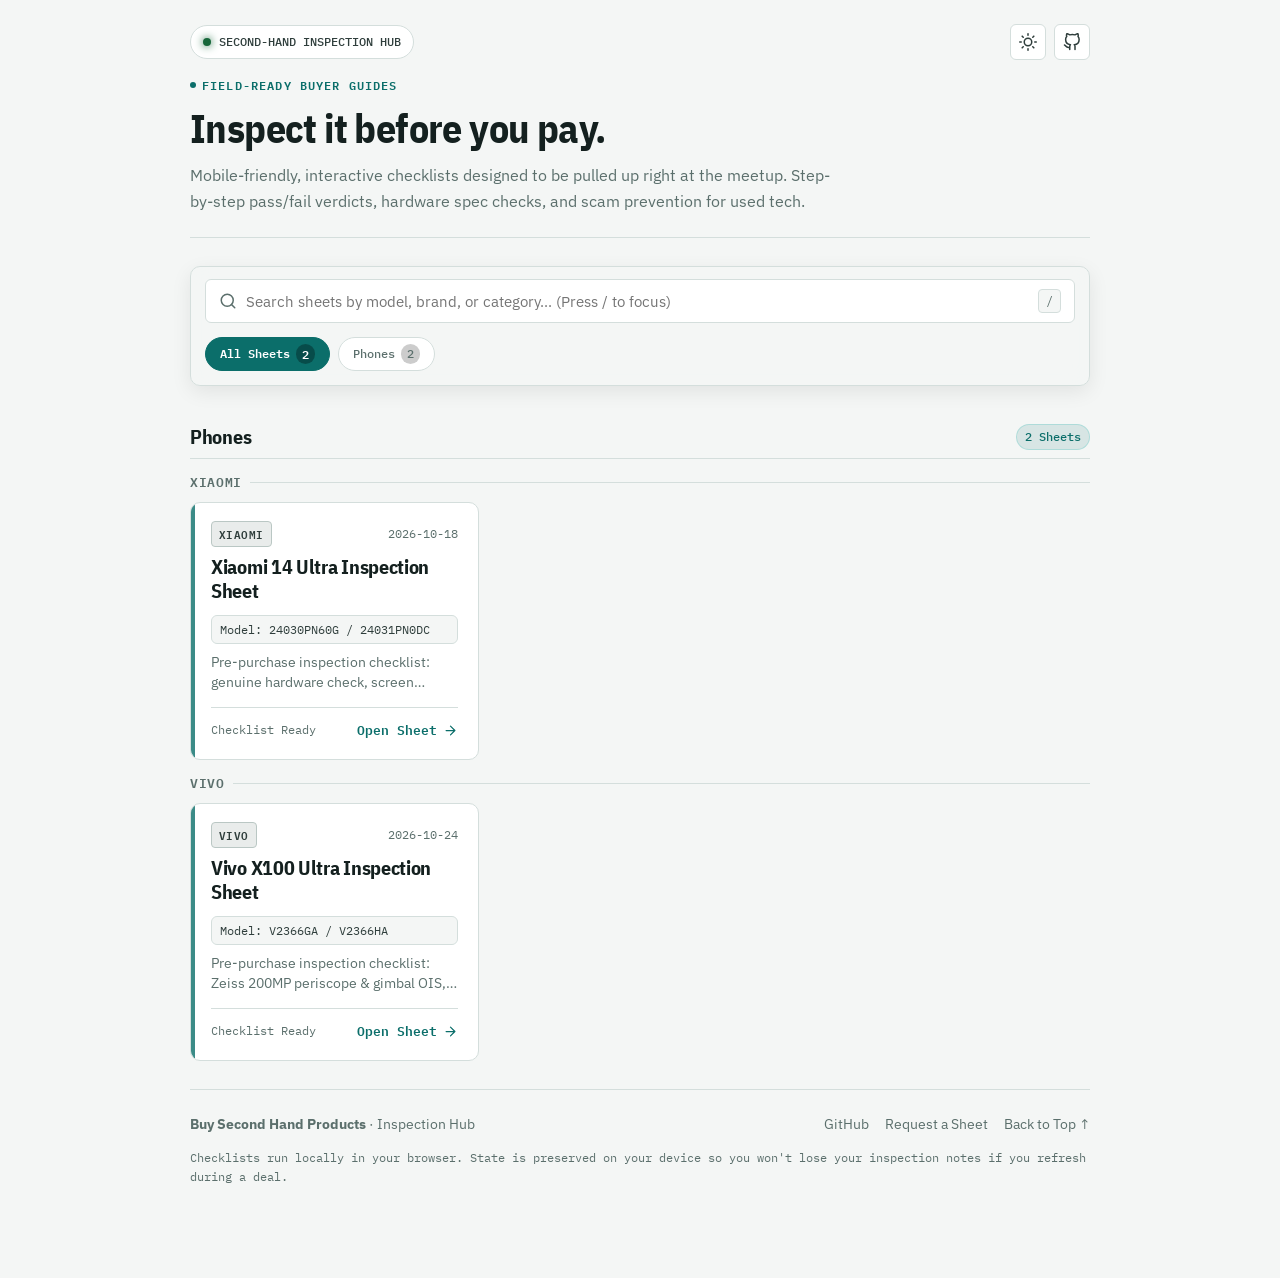
<file: index.html>
<!doctype html>
<html lang="en">
<head>
  <meta charset="utf-8">
  <meta name="viewport" content="width=device-width, initial-scale=1, viewport-fit=cover">
  <title>Used Product Inspection Sheets · Buy Second Hand Products</title>
  <meta name="description" content="Field-tested pre-purchase inspection checklists for second-hand smartphones, laptops, and gadgets. Test before you pay at meetups.">
  <link rel="stylesheet" href="assets/theme.css">
  <script>
    (function() {
      var t = localStorage.getItem('product-inspection-theme') || localStorage.getItem('hub-theme') || (window.matchMedia && window.matchMedia('(prefers-color-scheme: light)').matches ? 'light' : 'dark');
      document.documentElement.setAttribute('data-theme', t);
    })();
  </script>
  <link rel="icon" href="data:image/svg+xml,<svg xmlns='http://www.w3.org/2000/svg' viewBox='0 0 24 24' fill='none' stroke='%234fc7bf' stroke-width='2' stroke-linecap='round' stroke-linejoin='round'><path d='M9 11l3 3L22 4'/><path d='M21 12v7a2 2 0 0 1-2 2H5a2 2 0 0 1-2-2V5a2 2 0 0 1 2-2h11'/></svg>">
</head>
<body>
  <div class="container">
    <!-- Header -->
    <header class="site-header">
      <div class="top-bar">
        <a href="index.html" class="brand-badge" id="brand-link">
          <span class="brand-dot"></span>
          <span>SECOND-HAND INSPECTION HUB</span>
        </a>
        <div class="header-controls">
          <button type="button" class="theme-toggle-btn" id="theme-toggle" title="Toggle Light/Dark Theme" aria-label="Toggle theme">
            <svg id="theme-icon-moon" width="18" height="18" viewBox="0 0 24 24" fill="none" stroke="currentColor" stroke-width="2" stroke-linecap="round" stroke-linejoin="round">
              <path d="M21 12.79A9 9 0 1 1 11.21 3 7 7 0 0 0 21 12.79z"/>
            </svg>
            <svg id="theme-icon-sun" width="18" height="18" viewBox="0 0 24 24" fill="none" stroke="currentColor" stroke-width="2" stroke-linecap="round" stroke-linejoin="round" style="display:none">
              <circle cx="12" cy="12" r="5"/>
              <line x1="12" y1="1" x2="12" y2="3"/>
              <line x1="12" y1="21" x2="12" y2="23"/>
              <line x1="4.22" y1="4.22" x2="5.64" y2="5.64"/>
              <line x1="18.36" y1="18.36" x2="19.78" y2="19.78"/>
              <line x1="1" y1="12" x2="3" y2="12"/>
              <line x1="21" y1="12" x2="23" y2="12"/>
              <line x1="4.22" y1="19.78" x2="5.64" y2="18.36"/>
              <line x1="18.36" y1="5.64" x2="19.78" y2="4.22"/>
            </svg>
          </button>
          <a href="https://github.com/shymom/Buy-Second-Hand-Products" target="_blank" rel="noopener" class="icon-btn" title="View Source on GitHub" aria-label="GitHub Repository">
            <svg width="18" height="18" viewBox="0 0 24 24" fill="none" stroke="currentColor" stroke-width="2" stroke-linecap="round" stroke-linejoin="round">
              <path d="M9 19c-5 1.5-5-2.5-7-3m14 6v-3.87a3.37 3.37 0 0 0-.94-2.61c3.14-.35 6.44-1.54 6.44-7A5.44 5.44 0 0 0 20 4.77 5.07 5.07 0 0 0 19.91 1S18.73.65 16 2.48a13.38 13.38 0 0 0-7 0C6.27.65 5.09 1 5.09 1A5.07 5.07 0 0 0 5 4.77a5.44 5.44 0 0 0-1.5 3.78c0 5.42 3.3 6.61 6.44 7A3.37 3.37 0 0 0 9 18.13V22"/>
            </svg>
          </a>
        </div>
      </div>

      <div class="hero">
        <span class="eyebrow">FIELD-READY BUYER GUIDES</span>
        <h1>Inspect it before you pay.</h1>
        <p class="lede">
          Mobile-friendly, interactive checklists designed to be pulled up right at the meetup. Step-by-step pass/fail verdicts, hardware spec checks, and scam prevention for used tech.
        </p>
      </div>
    </header>

    <!-- Search & Filter Controls -->
    <section class="controls-wrapper" aria-label="Search and filter inspection sheets">
      <div class="search-box">
        <span class="search-icon">
          <svg width="18" height="18" viewBox="0 0 24 24" fill="none" stroke="currentColor" stroke-width="2" stroke-linecap="round" stroke-linejoin="round">
            <circle cx="11" cy="11" r="8"/>
            <line x1="21" y1="21" x2="16.65" y2="16.65"/>
          </svg>
        </span>
        <input 
          type="search" 
          id="search-input" 
          class="search-input" 
          placeholder="Search sheets by model, brand, or category... (Press / to focus)"
          autocomplete="off"
          spellcheck="false"
        >
        <span class="search-shortcut" id="search-shortcut">/</span>
        <button type="button" id="search-clear" class="search-clear" title="Clear search" aria-label="Clear search">✕</button>
      </div>

      <div class="filter-chips" id="filter-chips" role="tablist" aria-label="Category filter">
        <button type="button" class="chip active" data-category="all" role="tab" aria-selected="true">
          All Sheets <span class="chip-count" id="count-all">1</span>
        </button>
      </div>
    </section>

    <!-- Content Area: Grouped Sheets -->
    <main id="sheets-container">
      <div id="loading" style="padding: 30px; text-align: center; color: var(--muted); font-family: var(--f-mono);">
        Loading inspection catalog...
      </div>
    </main>

    <!-- Empty State -->
    <div id="empty-state" class="empty-state" role="status">
      <svg class="empty-icon" viewBox="0 0 24 24" fill="none" stroke="currentColor" stroke-width="1.5" stroke-linecap="round" stroke-linejoin="round">
        <circle cx="11" cy="11" r="8"/>
        <line x1="21" y1="21" x2="16.65" y2="16.65"/>
        <line x1="8" y1="11" x2="14" y2="11"/>
      </svg>
      <h2 class="empty-title">No matching inspection sheets</h2>
      <p class="empty-subtitle">We couldn't find any sheets matching your query. Try searching for a different brand or clearing your search.</p>
      <button type="button" id="btn-reset-search" class="btn-reset">Reset Search & Filters</button>
    </div>

    <!-- Footer -->
    <footer class="site-footer">
      <div class="footer-content">
        <div>
          <strong>Buy Second Hand Products</strong> · Inspection Hub
        </div>
        <div class="footer-links">
          <a href="https://github.com/shymom/Buy-Second-Hand-Products" target="_blank" rel="noopener">GitHub</a>
          <a href="https://github.com/shymom/Buy-Second-Hand-Products/issues" target="_blank" rel="noopener">Request a Sheet</a>
          <a href="#brand-link">Back to Top ↑</a>
        </div>
      </div>
      <p class="mono" style="font-size:0.75rem; color:var(--muted)">
        Checklists run locally in your browser. State is preserved on your device so you won't lose your inspection notes if you refresh during a deal.
      </p>
    </footer>
  </div>

  <script>
    // Fallback data in case local file:// access blocks fetch()
    const DEFAULT_SHEETS = [
      {
        "id": "xiaomi-14-ultra",
        "title": "Xiaomi 14 Ultra Inspection Sheet",
        "category": "Phones",
        "brand": "Xiaomi",
        "url": "phones/xiaomi/xiaomi-14-ultra-inspection-sheet.html",
        "date": "2026-10-18",
        "description": "Pre-purchase inspection checklist: genuine hardware check, screen tint/burn-in, Leica camera seals, China vs Global ROM verification.",
        "model": "24030PN60G / 24031PN0DC"
      },
      {
        "id": "vivo-x100-ultra",
        "title": "Vivo X100 Ultra Inspection Sheet",
        "category": "Phones",
        "brand": "Vivo",
        "url": "phones/vivo/vivo-x100-ultra-inspection-sheet.html",
        "date": "2026-10-24",
        "description": "Pre-purchase inspection checklist: Zeiss 200MP periscope & gimbal OIS, China OriginOS check, ultrasonic fingerprint, and BTRC NEIR de-registration.",
        "model": "V2366GA / V2366HA"
      }
    ];

    let allSheets = [];
    let activeCategory = 'all';
    let searchQuery = '';

    // Theme Management
    const themeToggleBtn = document.getElementById('theme-toggle');
    const moonIcon = document.getElementById('theme-icon-moon');
    const sunIcon = document.getElementById('theme-icon-sun');

    function applyTheme(theme) {
      document.documentElement.setAttribute('data-theme', theme);
      if (theme === 'light') {
        moonIcon.style.display = 'none';
        sunIcon.style.display = 'block';
      } else {
        moonIcon.style.display = 'block';
        sunIcon.style.display = 'none';
      }
      localStorage.setItem('product-inspection-theme', theme);
      localStorage.setItem('hub-theme', theme);
    }

    const savedTheme = localStorage.getItem('product-inspection-theme') || localStorage.getItem('hub-theme') || (window.matchMedia && window.matchMedia('(prefers-color-scheme: light)').matches ? 'light' : 'dark');
    applyTheme(savedTheme);

    themeToggleBtn.addEventListener('click', () => {
      const isLight = document.documentElement.getAttribute('data-theme') === 'light';
      applyTheme(isLight ? 'dark' : 'light');
    });

    window.addEventListener('storage', (e) => {
      if (e.key === 'product-inspection-theme' || e.key === 'hub-theme') {
        if (e.newValue) applyTheme(e.newValue);
      }
    });

    // Keyboard shortcut '/'
    const searchInput = document.getElementById('search-input');
    const searchClear = document.getElementById('search-clear');
    const searchShortcut = document.getElementById('search-shortcut');

    document.addEventListener('keydown', (e) => {
      if (e.key === '/' && document.activeElement !== searchInput) {
        e.preventDefault();
        searchInput.focus();
        searchInput.select();
      }
    });

    searchInput.addEventListener('input', (e) => {
      searchQuery = e.target.value.trim().toLowerCase();
      if (searchQuery.length > 0) {
        searchClear.classList.add('visible');
        searchShortcut.style.display = 'none';
      } else {
        searchClear.classList.remove('visible');
        searchShortcut.style.display = 'block';
      }
      renderSheets();
    });

    searchClear.addEventListener('click', () => {
      searchInput.value = '';
      searchQuery = '';
      searchClear.classList.remove('visible');
      searchShortcut.style.display = 'block';
      searchInput.focus();
      renderSheets();
    });

    document.getElementById('btn-reset-search').addEventListener('click', () => {
      searchInput.value = '';
      searchQuery = '';
      searchClear.classList.remove('visible');
      searchShortcut.style.display = 'block';
      activeCategory = 'all';
      updateFilterChipUI();
      renderSheets();
    });

    // Fetch and render data
    async function loadSheets() {
      try {
        const res = await fetch('sheets.json', { cache: 'no-cache' });
        if (!res.ok) throw new Error('Failed to load sheets.json: HTTP ' + res.status);
        const data = await res.json();
        allSheets = Array.isArray(data) ? data : (data.sheets || []);
      } catch (err) {
        console.warn('Falling back to built-in sheet registry due to fetch error:', err);
        allSheets = DEFAULT_SHEETS;
      }
      setupFilterChips();
      renderSheets();
    }

    function setupFilterChips() {
      const container = document.getElementById('filter-chips');
      const categories = [...new Set(allSheets.map(s => s.category).filter(Boolean))];
      
      document.getElementById('count-all').textContent = allSheets.length;

      categories.forEach(cat => {
        const count = allSheets.filter(s => s.category === cat).length;
        const btn = document.createElement('button');
        btn.type = 'button';
        btn.className = 'chip';
        btn.dataset.category = cat;
        btn.setAttribute('role', 'tab');
        btn.setAttribute('aria-selected', 'false');
        btn.innerHTML = `${escapeHtml(cat)} <span class="chip-count">${count}</span>`;
        btn.addEventListener('click', () => {
          activeCategory = cat;
          updateFilterChipUI();
          renderSheets();
        });
        container.appendChild(btn);
      });

      container.querySelector('[data-category="all"]').addEventListener('click', () => {
        activeCategory = 'all';
        updateFilterChipUI();
        renderSheets();
      });
    }

    function updateFilterChipUI() {
      document.querySelectorAll('#filter-chips .chip').forEach(chip => {
        const match = chip.dataset.category === activeCategory;
        chip.classList.toggle('active', match);
        chip.setAttribute('aria-selected', match ? 'true' : 'false');
      });
    }

    function renderSheets() {
      const container = document.getElementById('sheets-container');
      const emptyState = document.getElementById('empty-state');

      // Filter sheets
      const filtered = allSheets.filter(sheet => {
        const matchesCategory = (activeCategory === 'all' || sheet.category === activeCategory);
        if (!matchesCategory) return false;
        
        if (!searchQuery) return true;
        const haystack = [
          sheet.title,
          sheet.brand,
          sheet.category,
          sheet.model,
          sheet.description
        ].filter(Boolean).join(' ').toLowerCase();

        return haystack.includes(searchQuery);
      });

      if (filtered.length === 0) {
        container.innerHTML = '';
        emptyState.classList.add('visible');
        return;
      }

      emptyState.classList.remove('visible');

      // Group by Category -> Brand
      const grouped = {};
      filtered.forEach(sheet => {
        const cat = sheet.category || 'Other';
        const brand = sheet.brand || 'General';
        if (!grouped[cat]) grouped[cat] = {};
        if (!grouped[cat][brand]) grouped[cat][brand] = [];
        grouped[cat][brand].push(sheet);
      });

      let html = '';
      for (const [category, brands] of Object.entries(grouped)) {
        let categoryTotal = 0;
        Object.values(brands).forEach(arr => categoryTotal += arr.length);

        html += `
          <section class="category-section" aria-label="${escapeHtml(category)} Inspection Sheets">
            <div class="category-header">
              <h2 class="category-title">
                ${escapeHtml(category)}
              </h2>
              <span class="category-badge">${categoryTotal} ${categoryTotal === 1 ? 'Sheet' : 'Sheets'}</span>
            </div>
        `;

        for (const [brand, sheets] of Object.entries(brands)) {
          html += `
            <div class="brand-group">
              <h3 class="brand-title">${escapeHtml(brand)}</h3>
              <div class="card-grid">
          `;

          sheets.forEach(sheet => {
            html += `
              <a href="${escapeHtml(sheet.url)}" class="sheet-card">
                <div class="sheet-top">
                  <div class="sheet-meta-row">
                    <span class="tag tag-brand">${escapeHtml(sheet.brand)}</span>
                    <span class="tag-date">${escapeHtml(sheet.date || '')}</span>
                  </div>
                  <h4 class="sheet-title">${escapeHtml(sheet.title)}</h4>
                  ${sheet.model ? `<div class="sheet-model">Model: ${escapeHtml(sheet.model)}</div>` : ''}
                  <p class="sheet-desc">${escapeHtml(sheet.description || '')}</p>
                </div>
                <div class="sheet-bottom">
                  <span class="mono" style="color:var(--muted)">Checklist Ready</span>
                  <span class="sheet-link-label">
                    Open Sheet
                    <svg width="15" height="15" viewBox="0 0 24 24" fill="none" stroke="currentColor" stroke-width="2" stroke-linecap="round" stroke-linejoin="round">
                      <path d="M5 12h14M12 5l7 7-7 7"/>
                    </svg>
                  </span>
                </div>
              </a>
            `;
          });

          html += `
              </div>
            </div>
          `;
        }

        html += `</section>`;
      }

      container.innerHTML = html;
    }

    function escapeHtml(str) {
      if (!str) return '';
      return String(str)
        .replace(/&/g, '&amp;')
        .replace(/</g, '&lt;')
        .replace(/>/g, '&gt;')
        .replace(/"/g, '&quot;')
        .replace(/'/g, '&#039;');
    }

    // Initialize
    loadSheets();
  </script>
</body>
</html>
</file>
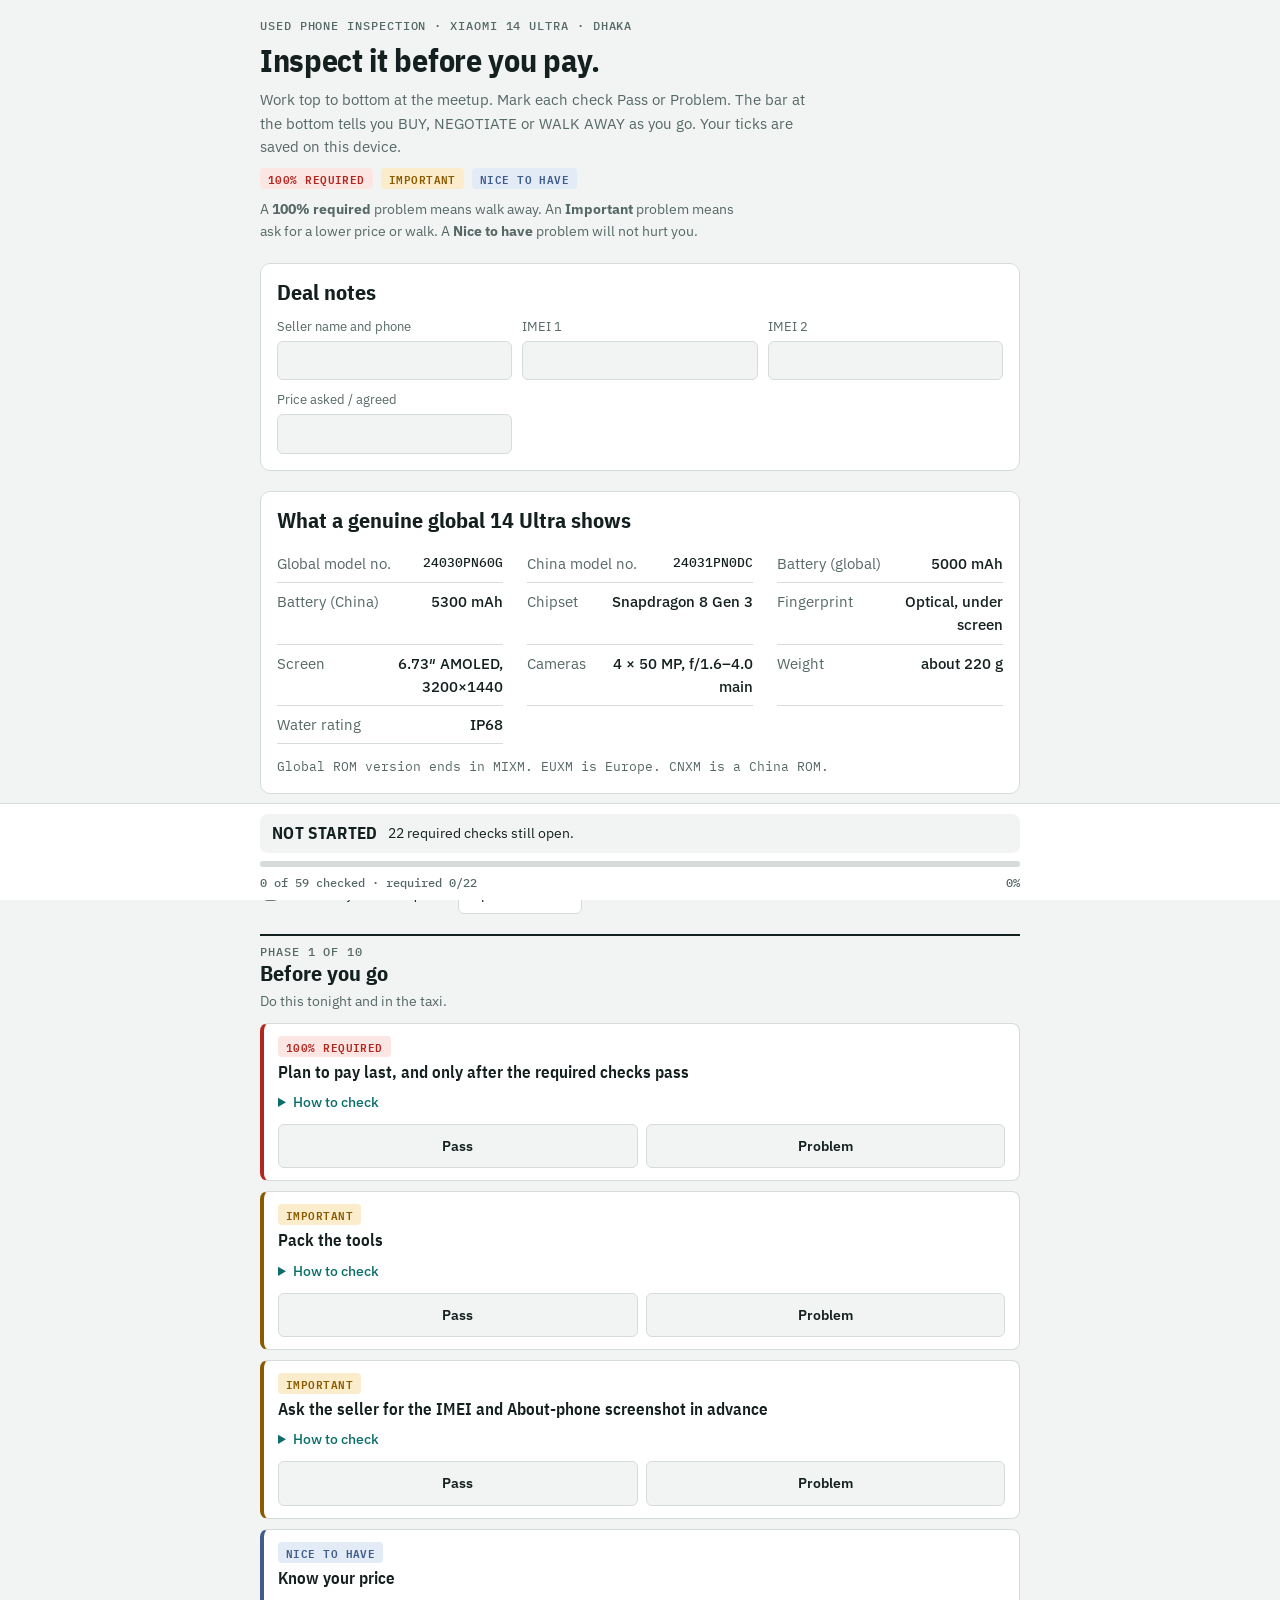
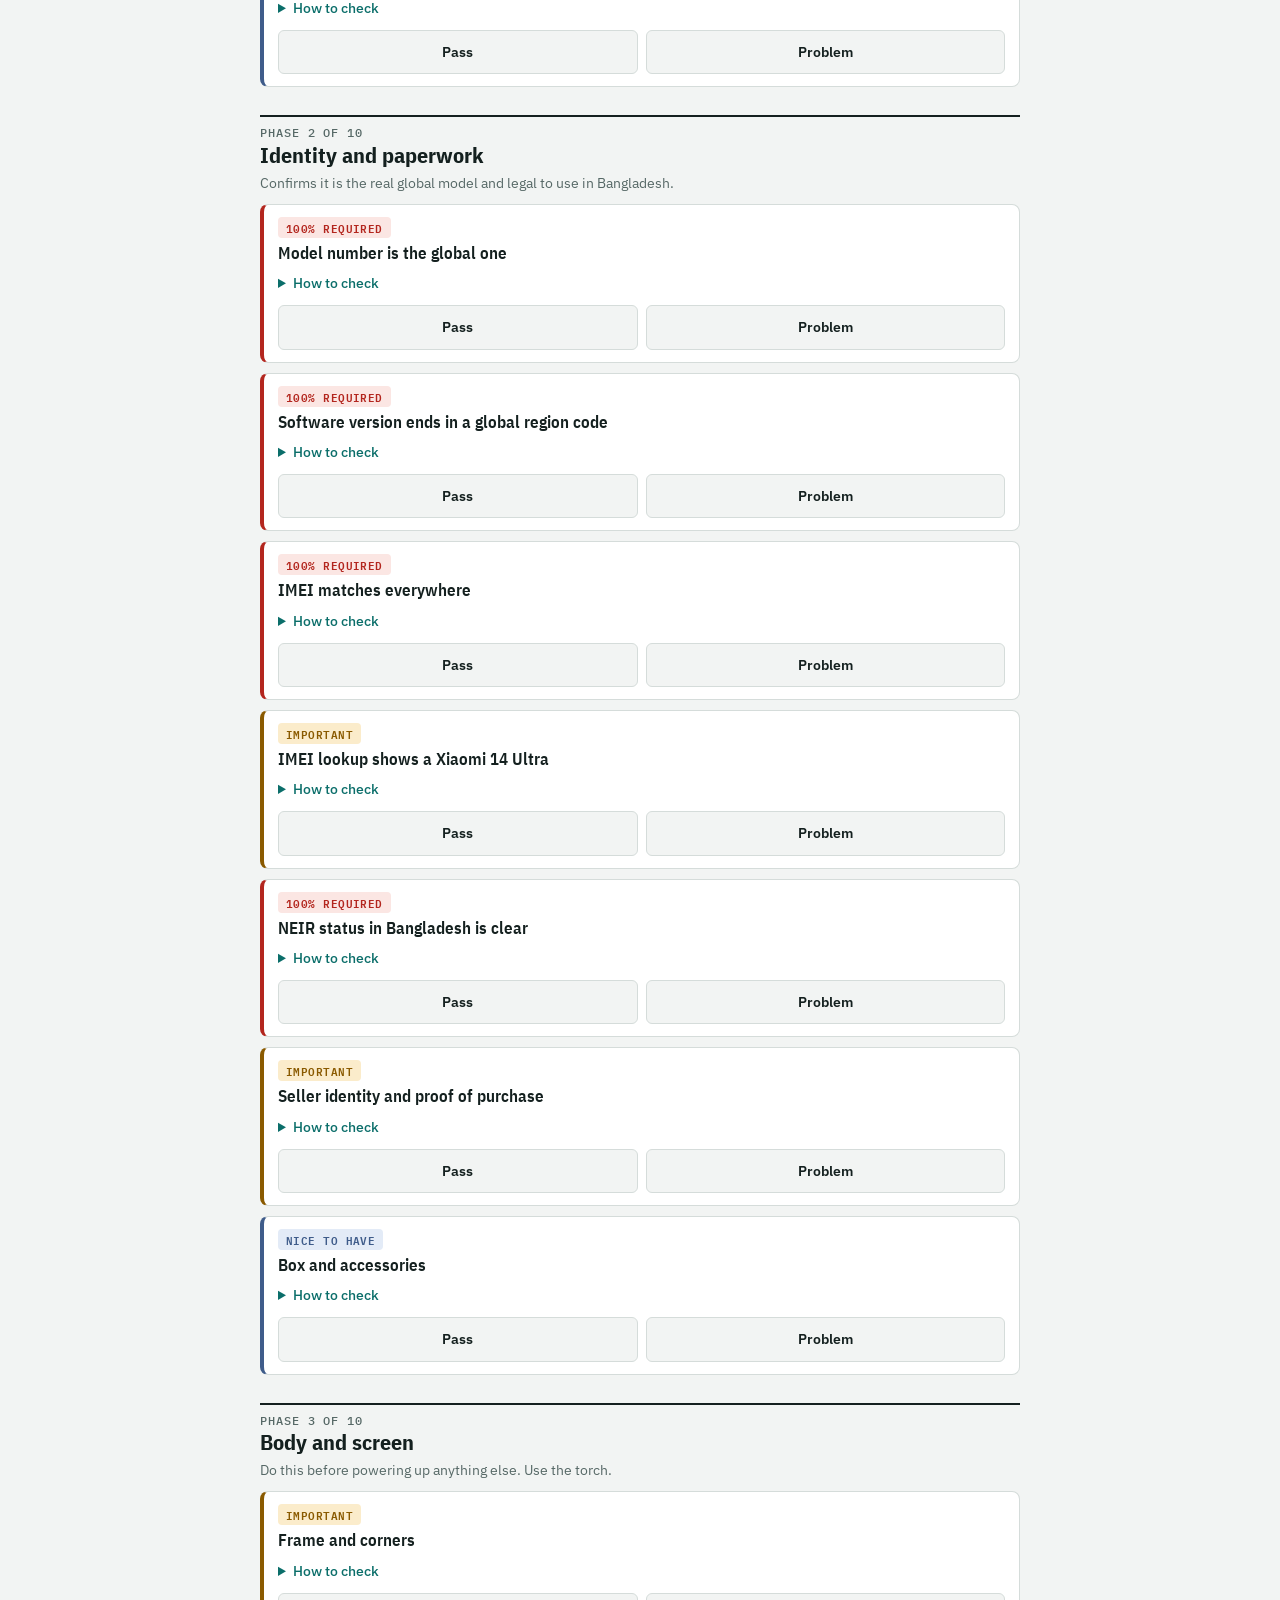
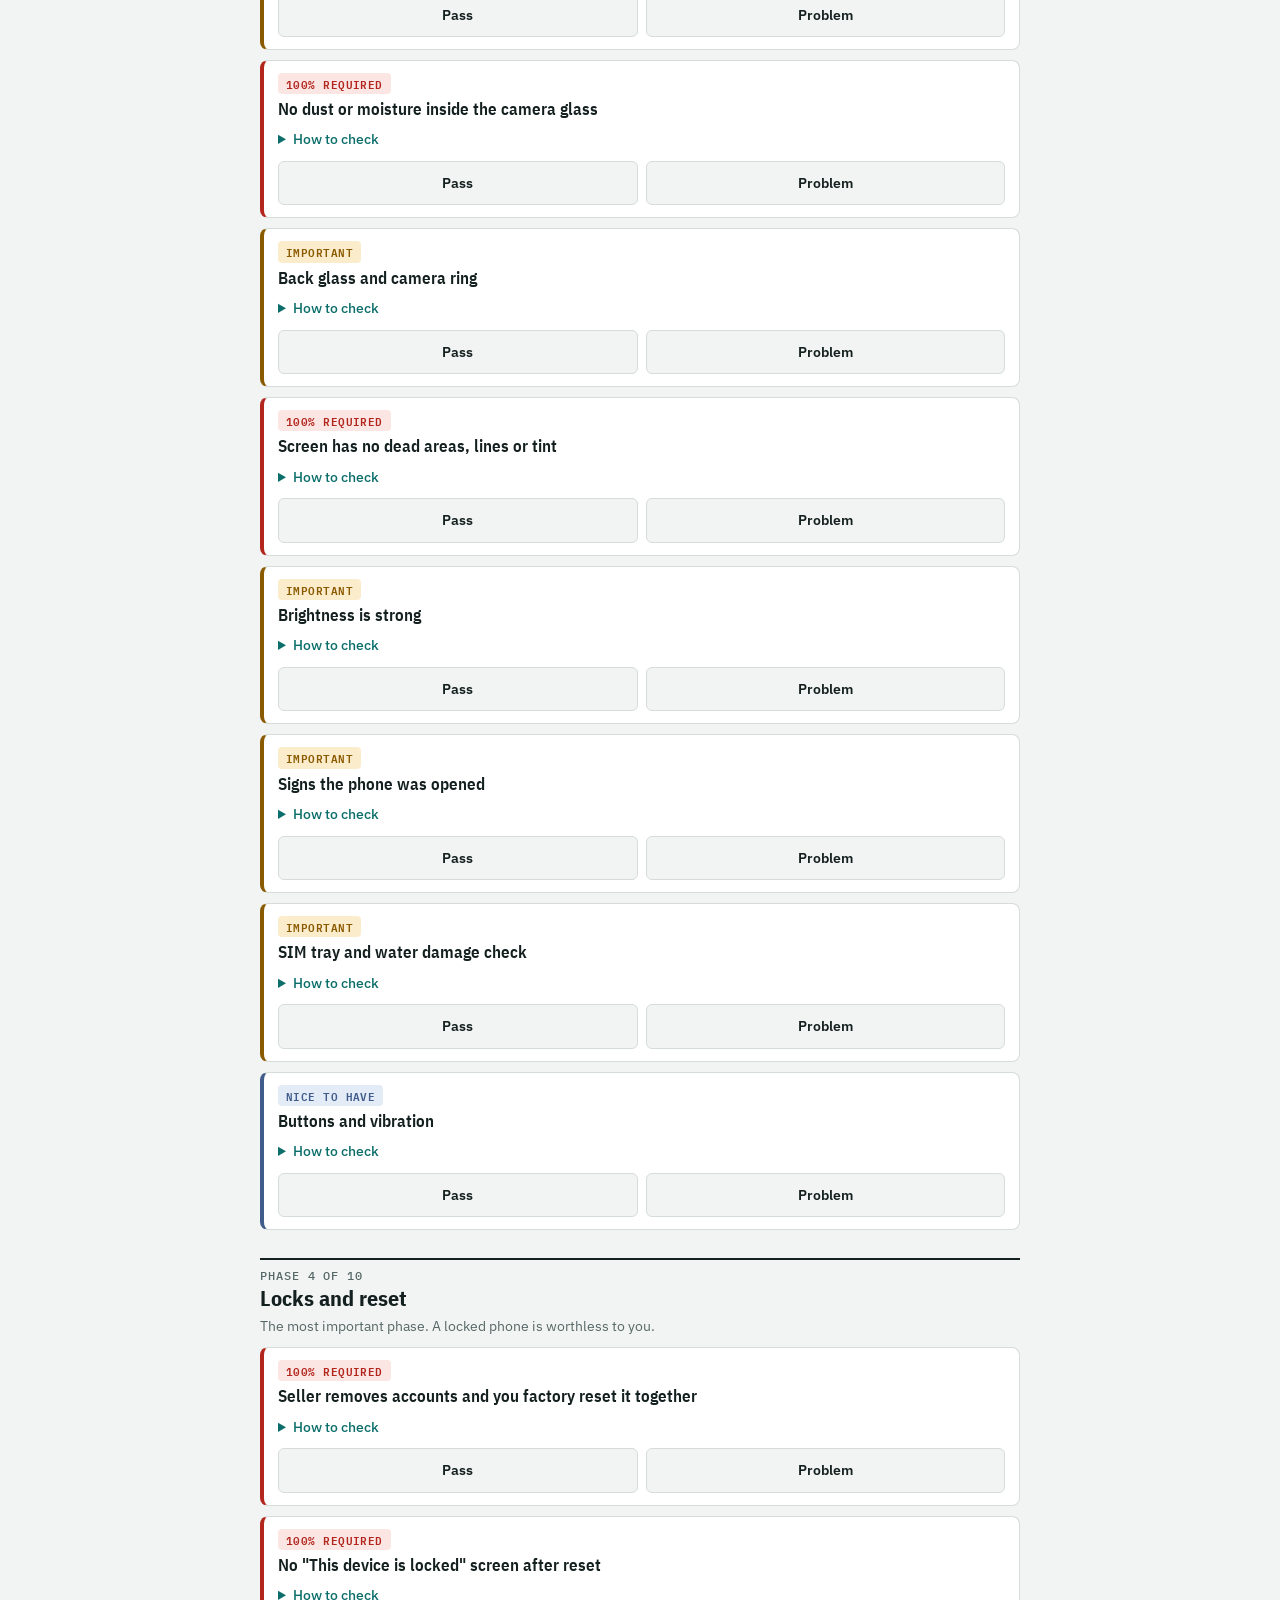
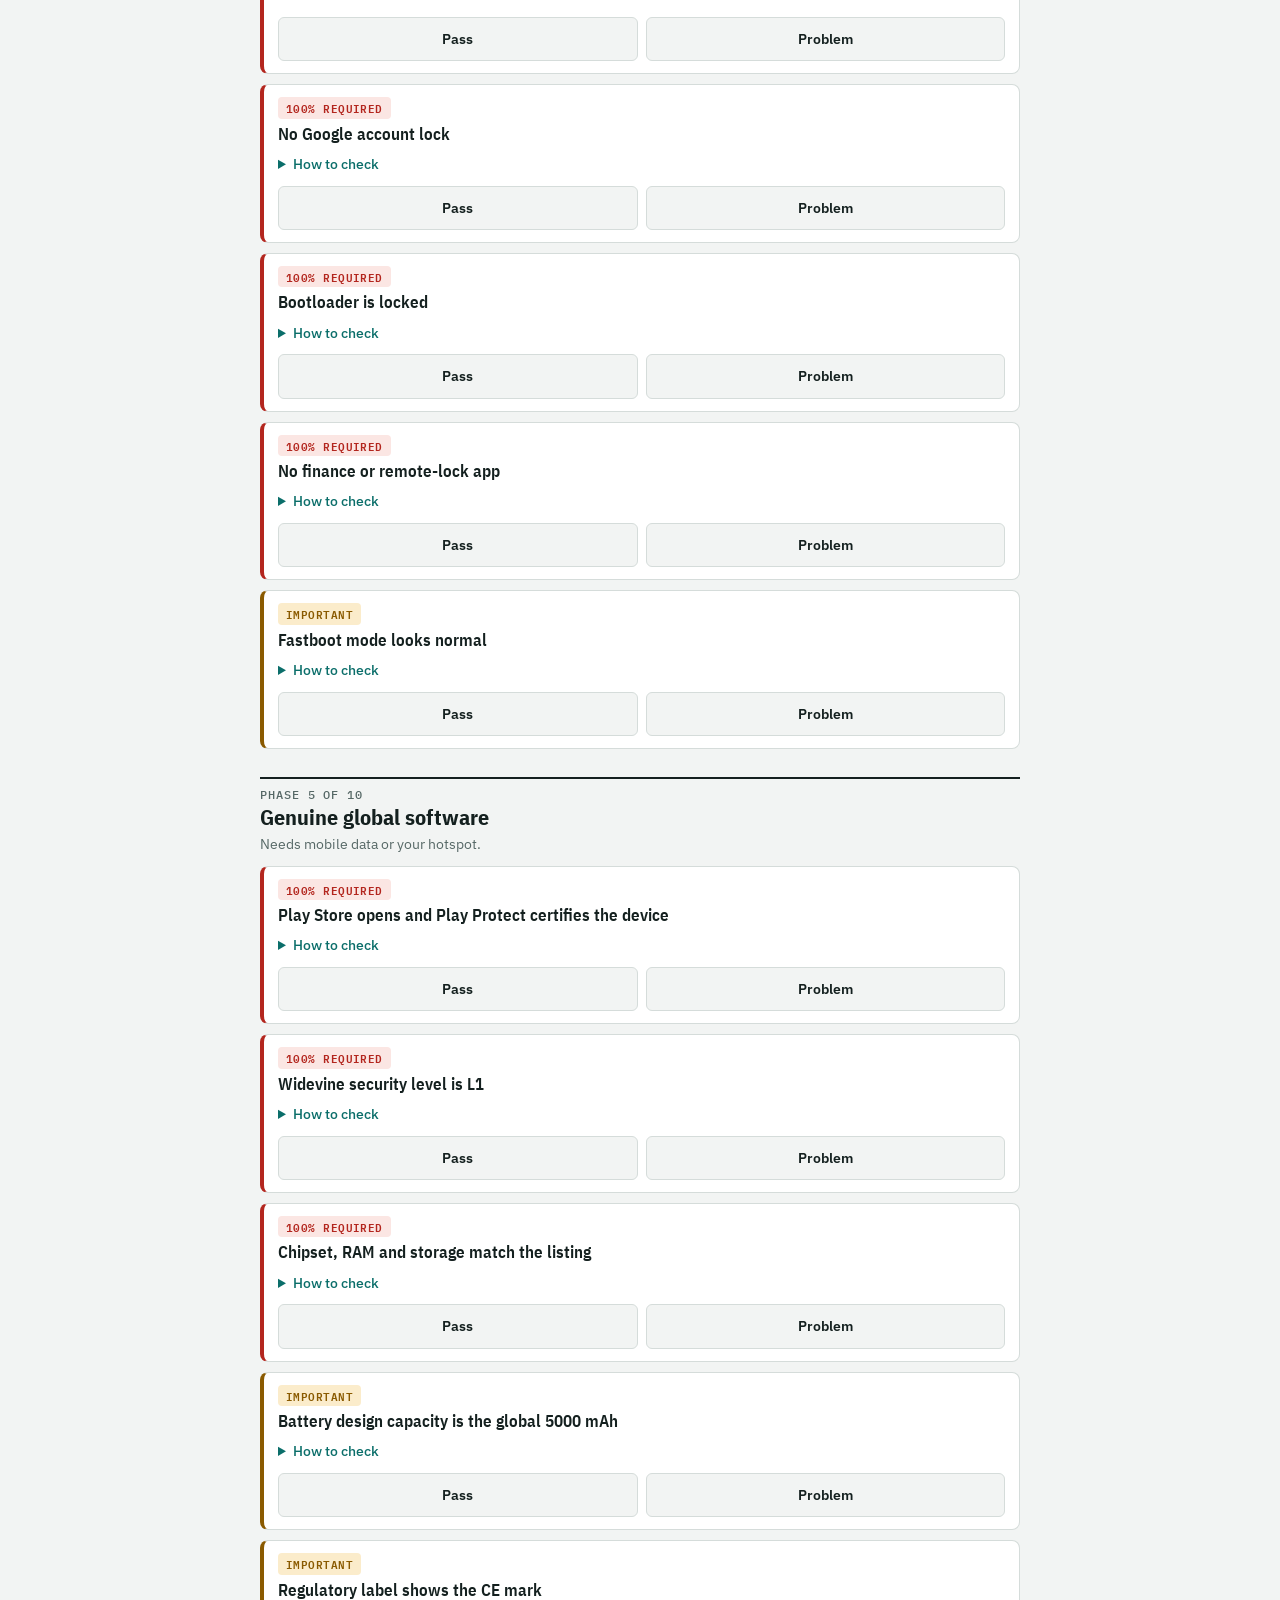
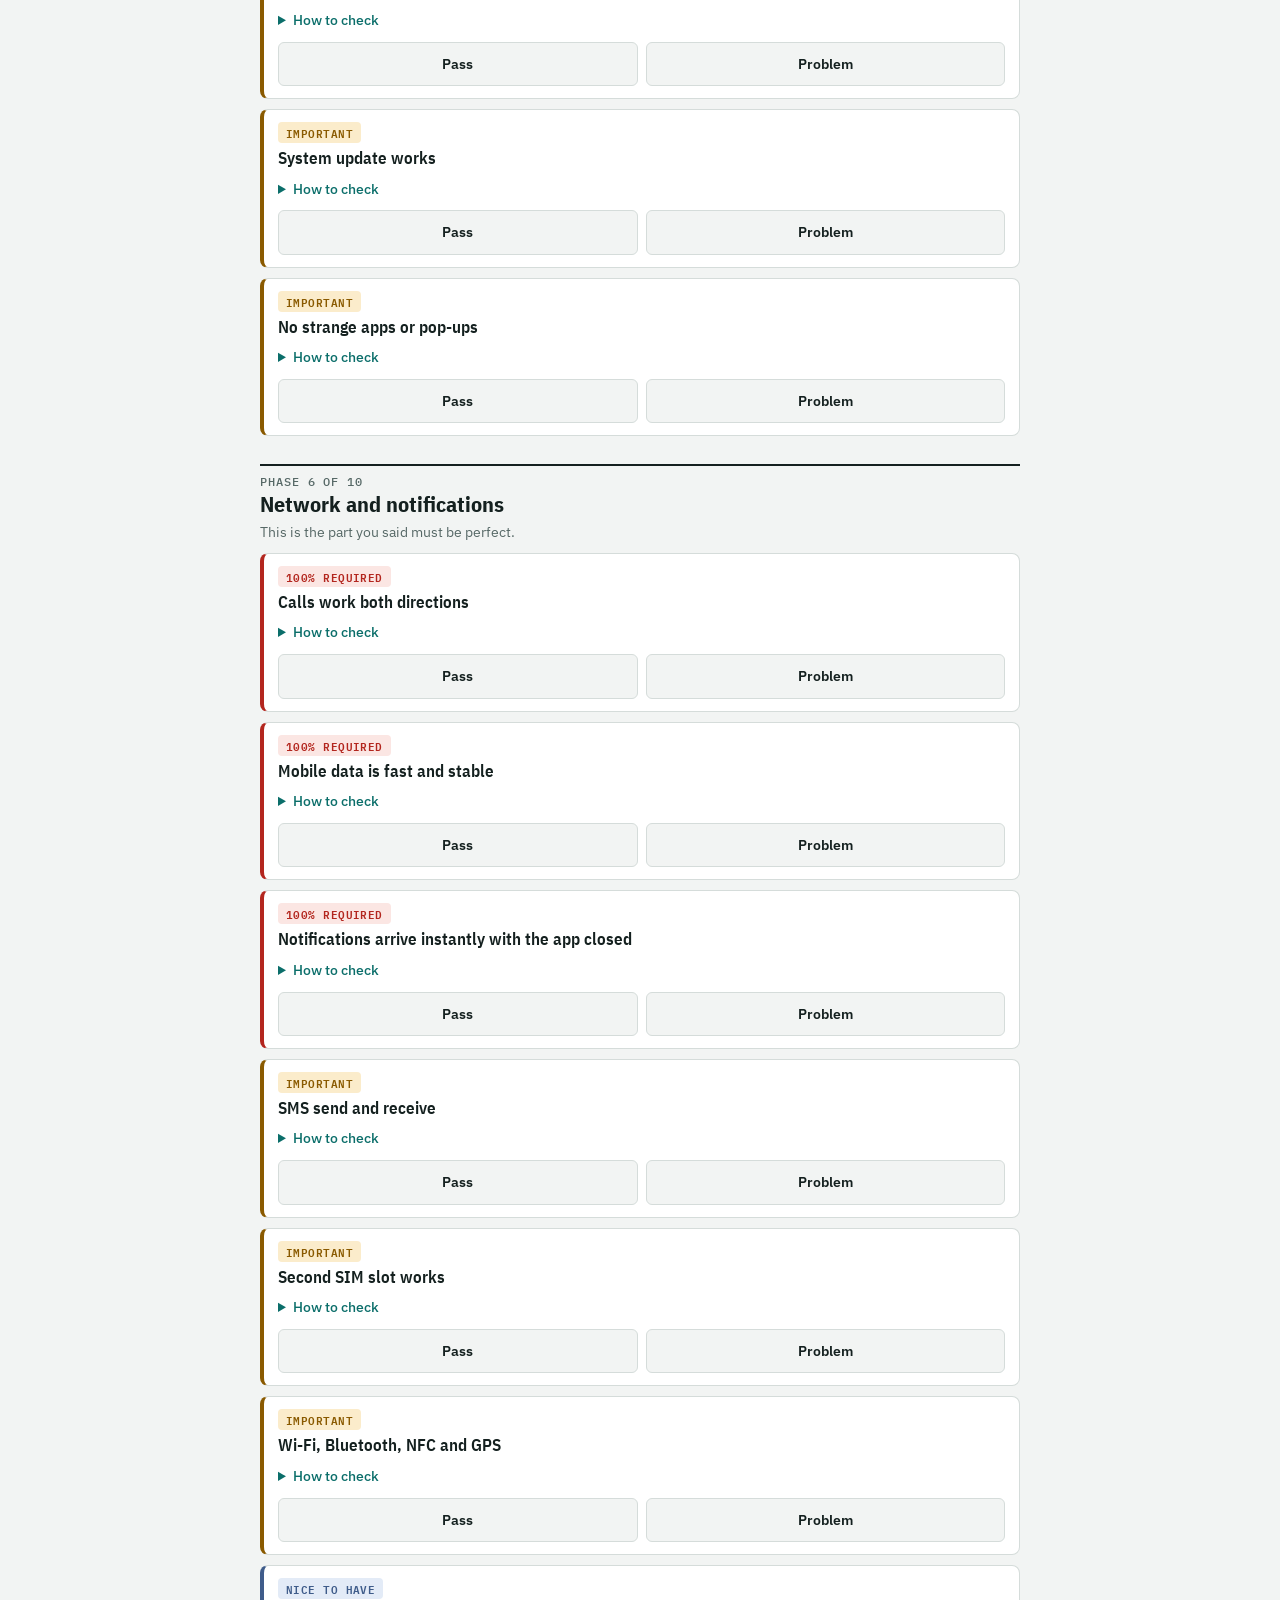
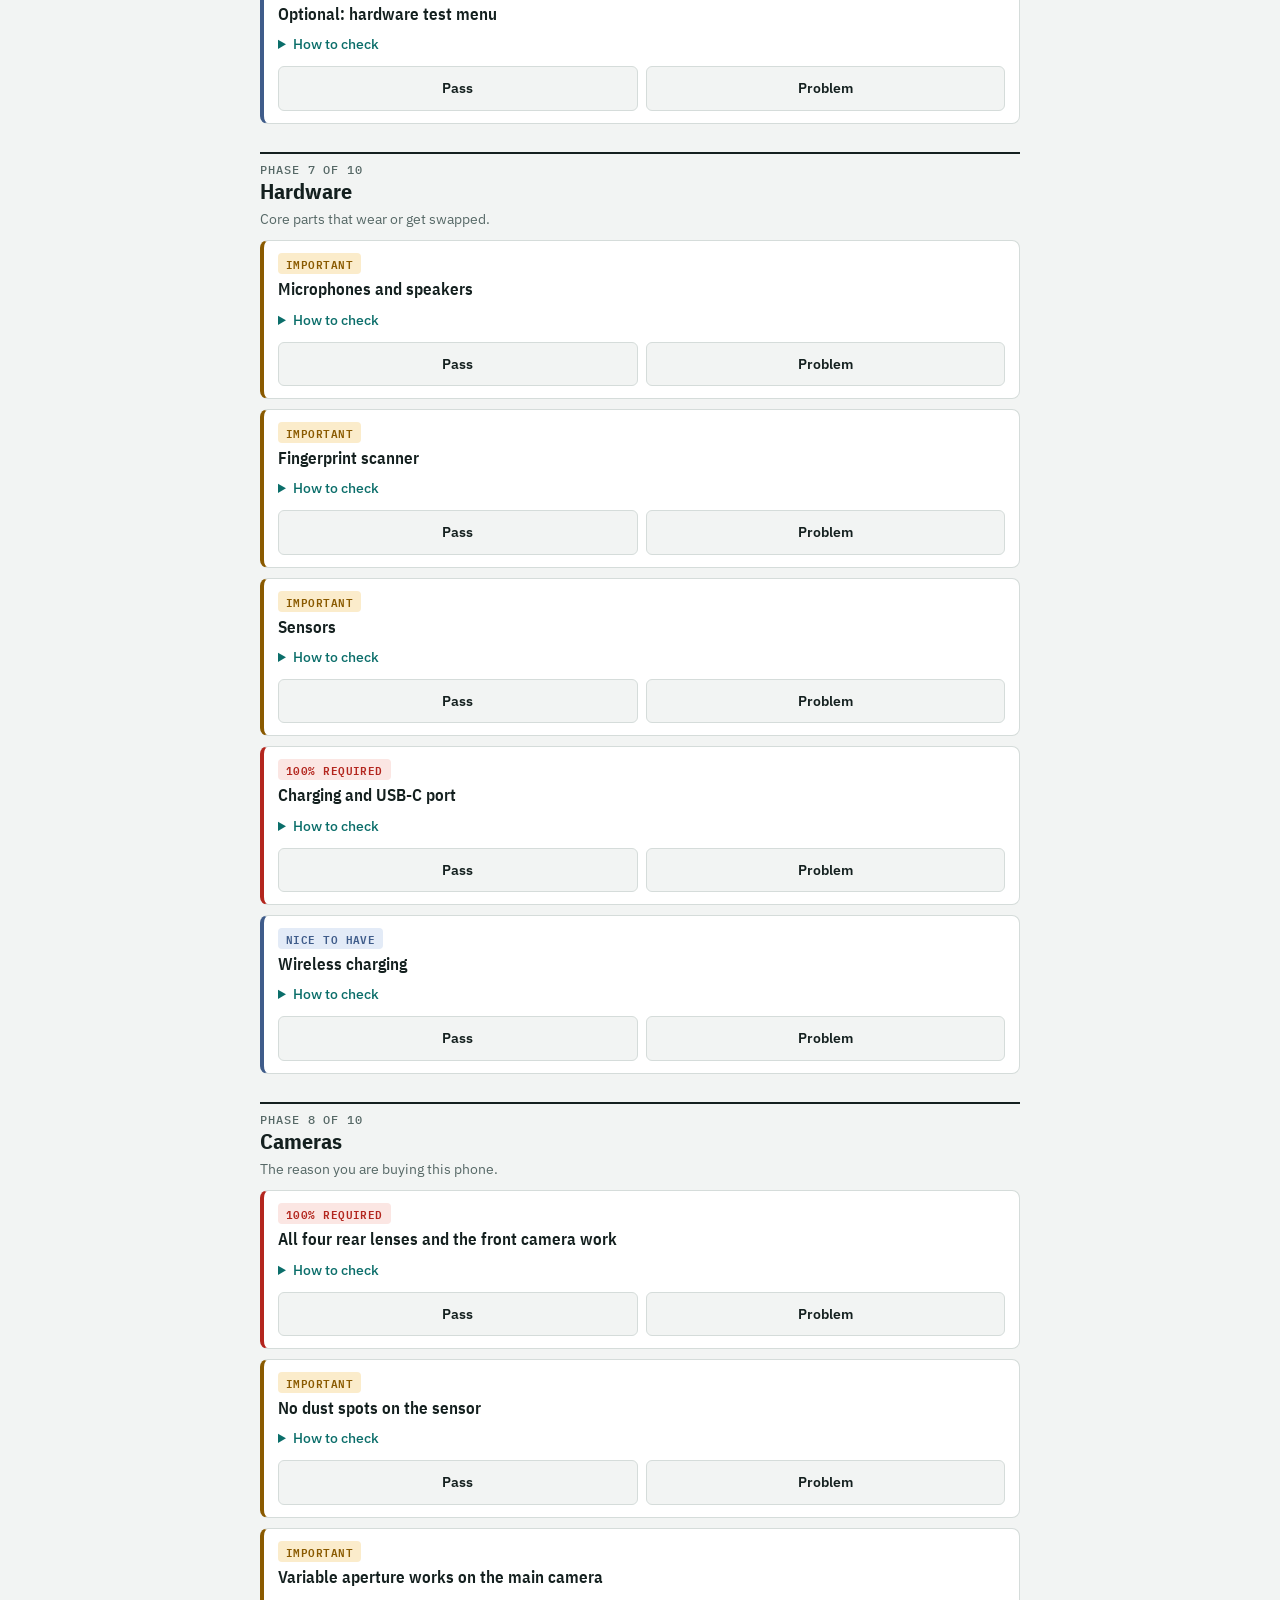
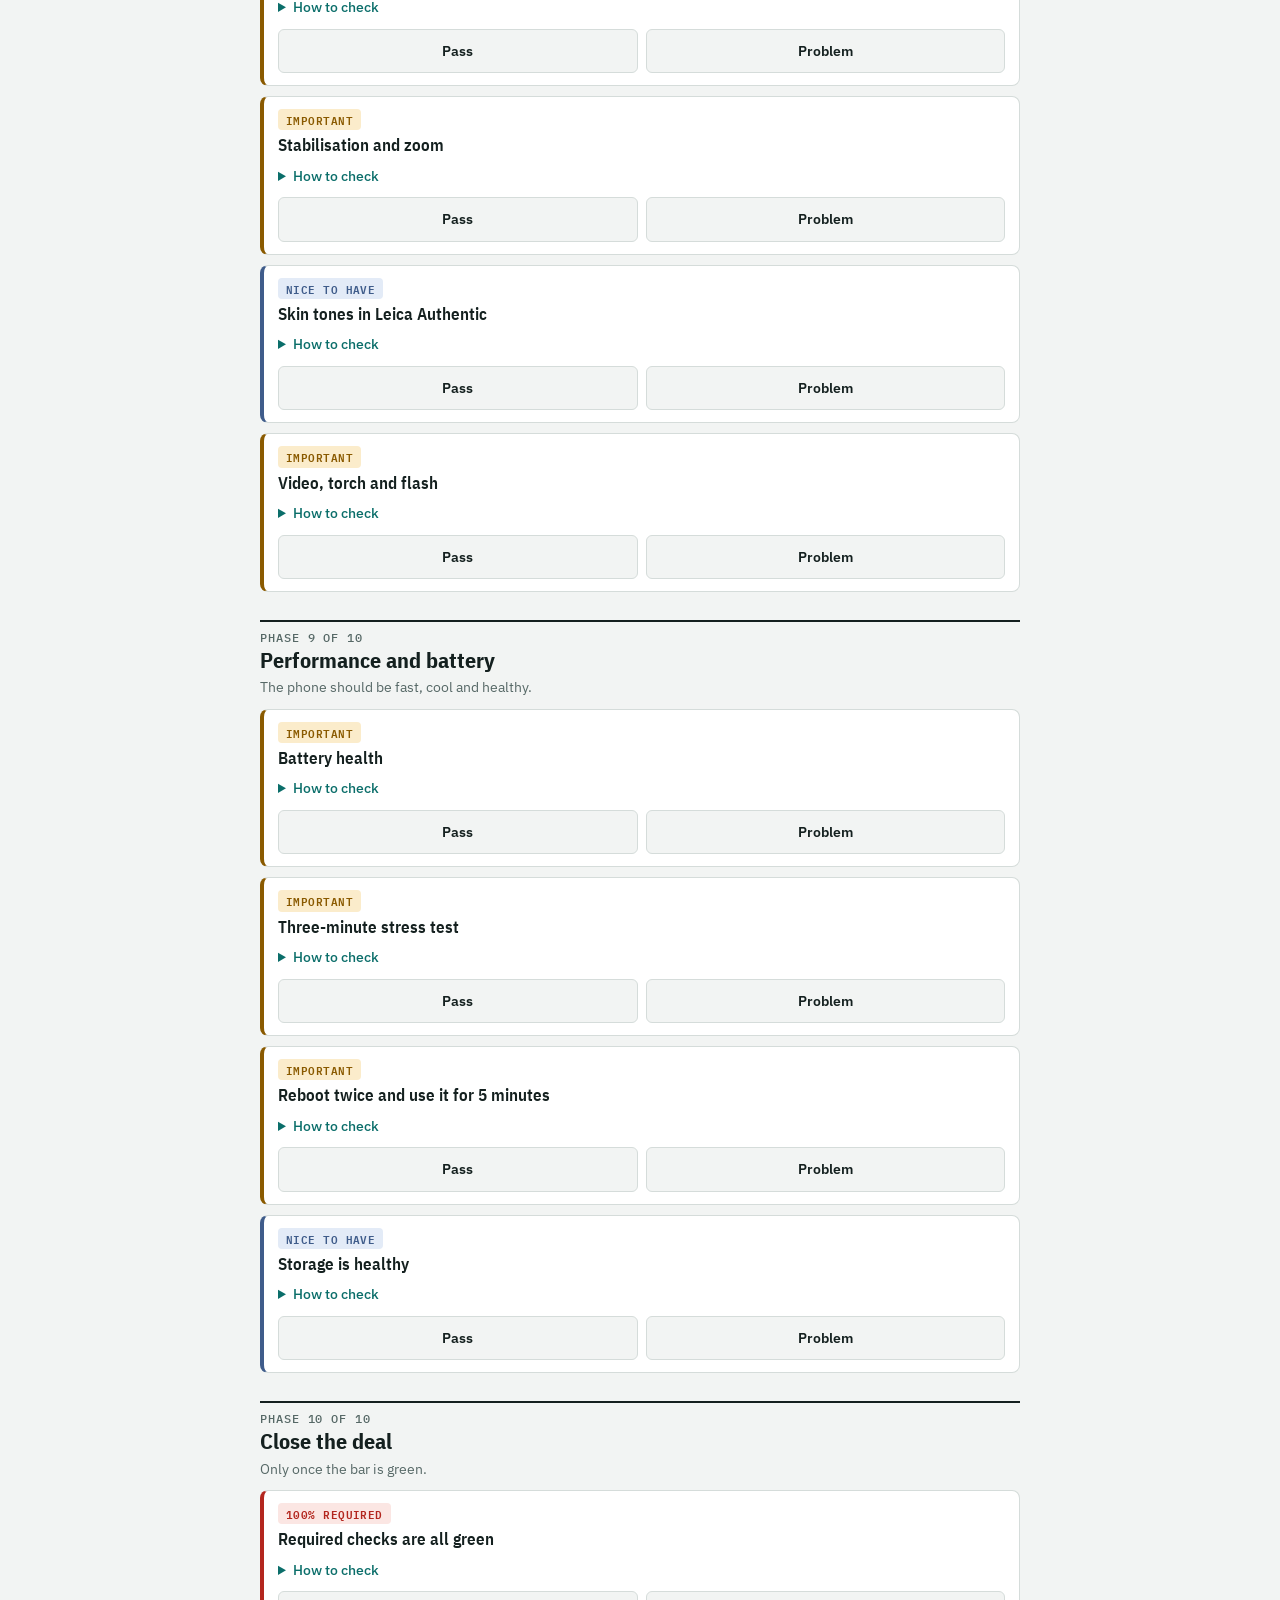
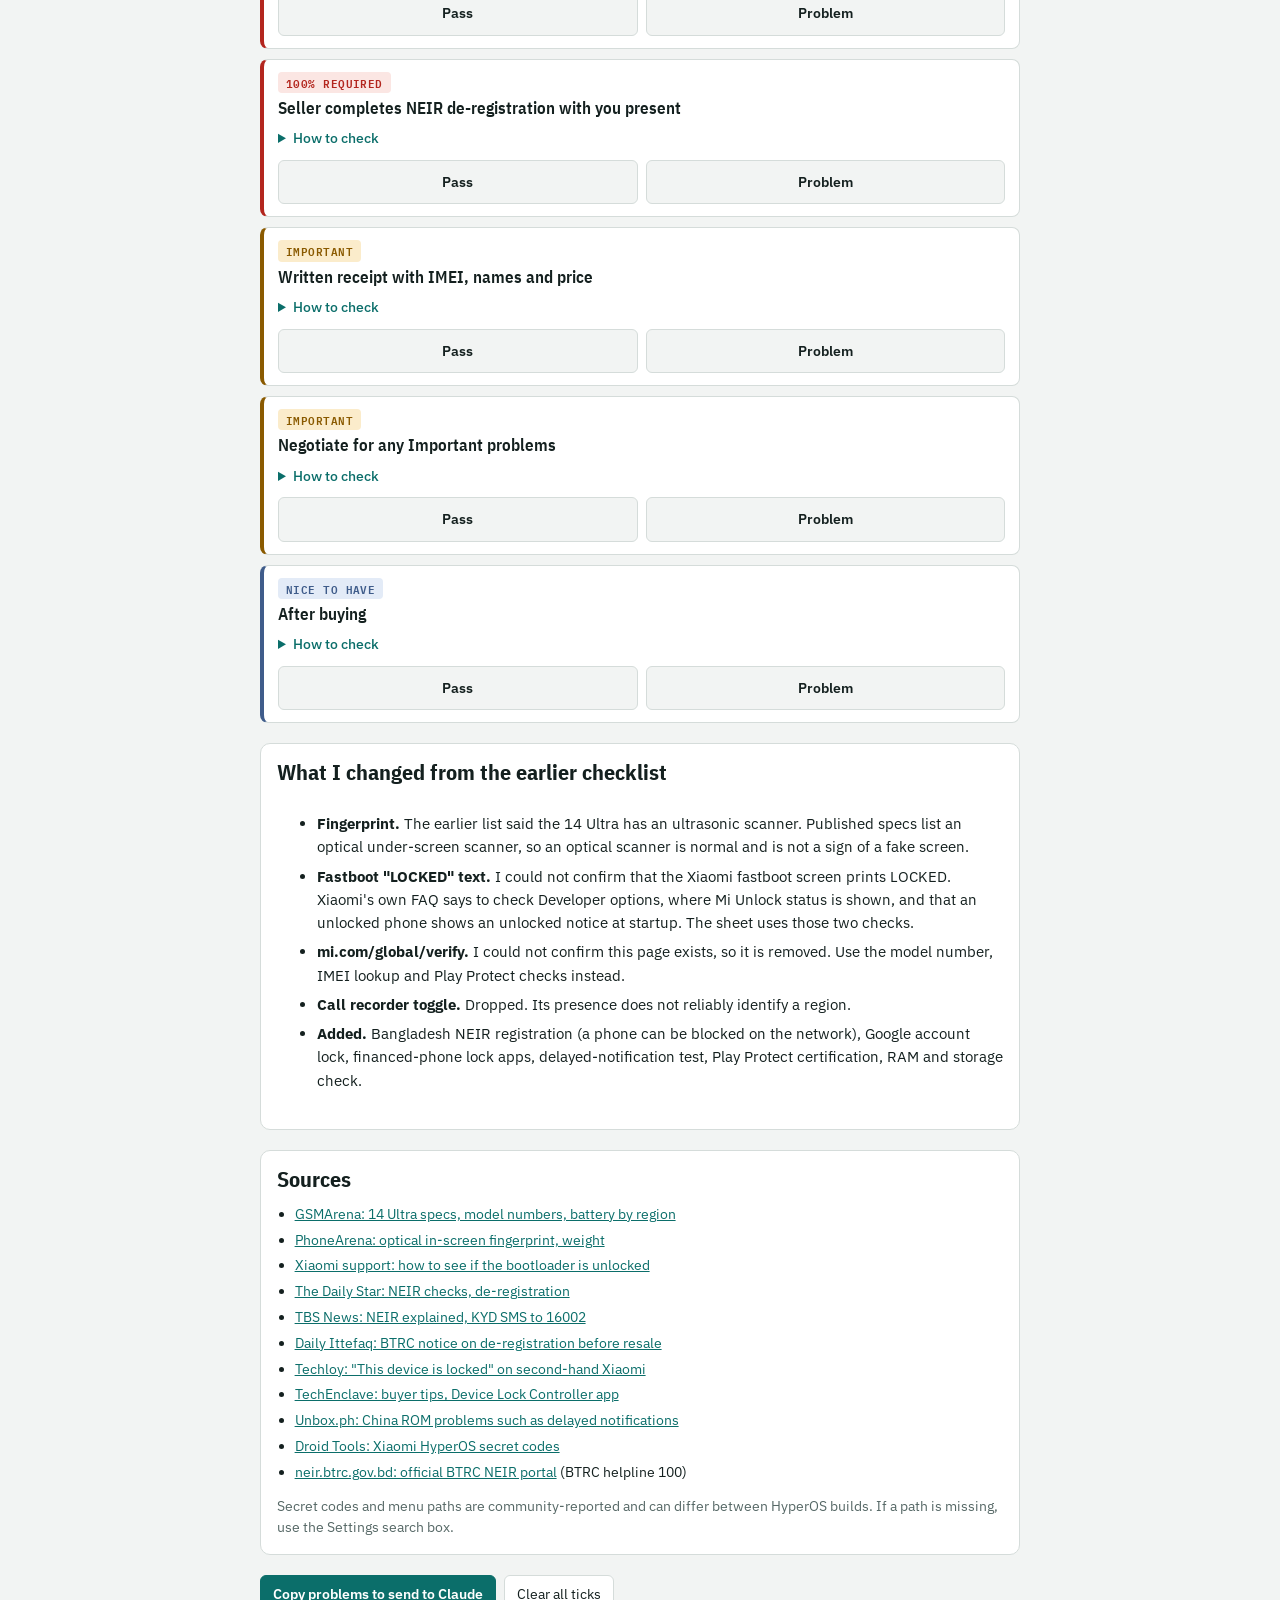
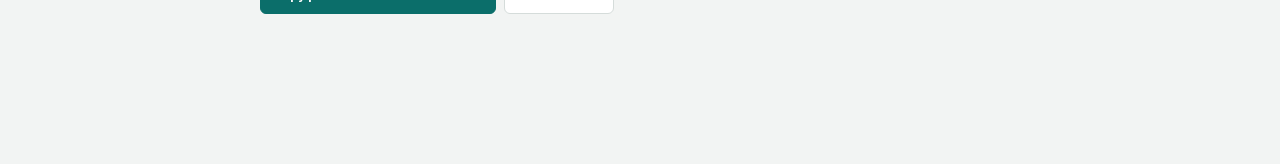
<file: Xiaomi 14 Ultra Inspection Sheet.html>
<!doctype html><html><head><meta charset=utf8><meta name=viewport content="width=device-width,initial-scale=1,viewport-fit=cover"><style>:root{color-scheme:light;box-sizing:border-box;padding-top:env(safe-area-inset-top,0px);padding-bottom:env(safe-area-inset-bottom,0px)}html{scroll-padding-top:env(safe-area-inset-top,0px)}body{margin:0;padding:0;font:14px -apple-system,BlinkMacSystemFont,sans-serif;background:#fff;color:#000}img{max-width:100%}[hidden]:not([hidden=until-found i]){display:none!important}</style></head><body>
<title>14 Ultra Inspection Sheet</title>
<meta name="claude:viewport-fit-sides" content="cover">
<link rel="stylesheet" href="https://fonts.googleapis.com/css2?family=IBM+Plex+Mono:wght@500&family=IBM+Plex+Sans+Condensed:wght@600;700&family=IBM+Plex+Sans:wght@400;500;600&display=swap">
<style>
/* Layout: one narrow column built for a phone held at a meetup. Phase chips on top, one card per check, a fixed verdict bar at the bottom. */
:root{
  --bg:#f2f4f3; --surface:#ffffff; --ink:#14201f; --muted:#566866; --line:#d5dcda;
  --accent:#0b6e6a; --accent-ink:#ffffff;
  --must:#b3261e; --must-bg:#fbe6e3;
  --imp:#8a5a00; --imp-bg:#fbeccb;
  --nice:#3f5c8a; --nice-bg:#e3ebf7;
  --ok:#17673a; --ok-bg:#dff3e6;
  --f-head:"IBM Plex Sans Condensed","Arial Narrow",system-ui,sans-serif;
  --f-body:"IBM Plex Sans",system-ui,-apple-system,"Segoe UI",sans-serif;
  --f-mono:"IBM Plex Mono",ui-monospace,Menlo,Consolas,monospace;
}
@media (prefers-color-scheme: dark){
  :root:not([data-theme="light"]){
    --bg:#0e1514; --surface:#162120; --ink:#e6eeec; --muted:#9bb0ad; --line:#2a3b39;
    --accent:#4fc7bf; --accent-ink:#062321;
    --must:#ff8a80; --must-bg:#3a1c19; --imp:#f2c15a; --imp-bg:#33280f;
    --nice:#9db9e8; --nice-bg:#1b2740; --ok:#6fd49a; --ok-bg:#12301f; color-scheme:dark;
  }
}
:root[data-theme="dark"]{
  --bg:#0e1514; --surface:#162120; --ink:#e6eeec; --muted:#9bb0ad; --line:#2a3b39;
  --accent:#4fc7bf; --accent-ink:#062321;
  --must:#ff8a80; --must-bg:#3a1c19; --imp:#f2c15a; --imp-bg:#33280f;
  --nice:#9db9e8; --nice-bg:#1b2740; --ok:#6fd49a; --ok-bg:#12301f; color-scheme:dark;
}
*{box-sizing:border-box}
body{background:var(--bg);color:var(--ink);font:400 15px/1.55 var(--f-body);
  padding-block:20px 150px;padding-left:max(16px,env(safe-area-inset-left,0px));padding-right:max(16px,env(safe-area-inset-right,0px))}
.wrap{max-width:760px;margin:0 auto;display:flex;flex-direction:column;gap:20px}
h1,h2,h3{font-family:var(--f-head);text-wrap:balance;margin:0;line-height:1.15}
h1{font-size:2rem;font-weight:700;letter-spacing:-.01em}
h2{font-size:1.35rem;font-weight:700}
h3{font-size:1.05rem;font-weight:600}
p{margin:0}
a{color:var(--accent)}
.eyebrow{font:500 .72rem/1 var(--f-mono);letter-spacing:.08em;text-transform:uppercase;color:var(--muted)}
.lede{color:var(--muted);max-width:62ch}
.mono{font-family:var(--f-mono);font-size:.88em}
button{font:inherit;color:inherit;cursor:pointer}
:focus-visible{outline:3px solid var(--accent);outline-offset:2px}

.legend{display:flex;flex-wrap:wrap;gap:8px}
.tag{font:600 .7rem/1 var(--f-mono);letter-spacing:.04em;text-transform:uppercase;padding:5px 8px;border-radius:4px;white-space:nowrap}
.tag.m{background:var(--must-bg);color:var(--must)}
.tag.i{background:var(--imp-bg);color:var(--imp)}
.tag.n{background:var(--nice-bg);color:var(--nice)}

.panel{background:var(--surface);border:1px solid var(--line);border-radius:10px;padding:16px;display:flex;flex-direction:column;gap:12px}
.fields{display:grid;grid-template-columns:repeat(auto-fit,minmax(200px,1fr));gap:10px}
.fields label{display:flex;flex-direction:column;gap:4px;font-size:.8rem;color:var(--muted);min-width:0}
input[type=text],textarea{font:inherit;background:var(--bg);color:var(--ink);border:1px solid var(--line);border-radius:6px;padding:9px 10px;width:100%;min-width:0}
textarea{resize:vertical;min-height:54px}

.spec{display:grid;grid-template-columns:repeat(auto-fit,minmax(220px,1fr));gap:0 24px;margin:0}
.spec div{display:flex;justify-content:space-between;gap:12px;padding:7px 0;border-bottom:1px solid var(--line)}
.spec dt{color:var(--muted)} .spec dd{margin:0;text-align:right;font-weight:500}

.chips{display:flex;gap:8px;overflow-x:auto;padding-bottom:4px;-webkit-overflow-scrolling:touch}
.chips a{flex:none;text-decoration:none;color:var(--ink);background:var(--surface);border:1px solid var(--line);border-radius:999px;padding:7px 13px;font-size:.85rem;display:flex;gap:8px;align-items:center}
.chips a b{font:500 .75rem var(--f-mono);color:var(--muted)}
.chips a.done{border-color:var(--ok)} .chips a.done b{color:var(--ok)}
.toolbar{display:flex;flex-wrap:wrap;gap:8px;align-items:center}
.btn{background:var(--surface);border:1px solid var(--line);border-radius:6px;padding:8px 12px;font-size:.85rem}
.btn.pri{background:var(--accent);color:var(--accent-ink);border-color:var(--accent);font-weight:600}
.switch{display:flex;align-items:center;gap:8px;font-size:.85rem}

.phase{display:flex;flex-direction:column;gap:10px;scroll-margin-top:12px}
.phase-head{display:flex;flex-direction:column;gap:4px;padding-top:10px;border-top:2px solid var(--ink)}
.phase-head .sub{color:var(--muted);font-size:.9rem;max-width:62ch}
.item{background:var(--surface);border:1px solid var(--line);border-left-width:4px;border-radius:8px;padding:12px 14px;display:flex;flex-direction:column;gap:10px}
.item.m{border-left-color:var(--must)} .item.i{border-left-color:var(--imp)} .item.n{border-left-color:var(--nice)}
.item.st-p{background:color-mix(in srgb,var(--ok-bg) 55%,var(--surface))}
.item.st-f{background:color-mix(in srgb,var(--must-bg) 70%,var(--surface))}
.item-top{display:flex;flex-direction:column;gap:6px;align-items:flex-start}
details summary{cursor:pointer;color:var(--accent);font-size:.88rem;font-weight:500}
details .body{display:flex;flex-direction:column;gap:8px;padding-top:8px;font-size:.92rem}
details ol,details ul{margin:0;padding-left:1.25rem;display:flex;flex-direction:column;gap:4px}
.good{color:var(--ok)} .bad{color:var(--must)}
.good b,.bad b{font-weight:600}
.act{display:flex;gap:8px}
.act button{flex:1;border:1px solid var(--line);background:var(--bg);border-radius:6px;padding:10px 8px;font-weight:600;font-size:.9rem}
.act button[aria-pressed="true"][data-v="p"]{background:var(--ok);border-color:var(--ok);color:var(--surface)}
.act button[aria-pressed="true"][data-v="f"]{background:var(--must);border-color:var(--must);color:var(--surface)}

.fix li{margin-bottom:6px}
.src ul{margin:0;padding-left:1.1rem;display:flex;flex-direction:column;gap:4px;font-size:.88rem}
.src li{overflow-wrap:anywhere}

.bar{position:fixed;left:0;right:0;bottom:0;z-index:20;background:var(--surface);border-top:1px solid var(--line);
  padding-top:10px;padding-bottom:calc(10px + env(safe-area-inset-bottom,0px));
  padding-left:max(16px,env(safe-area-inset-left,0px));padding-right:max(16px,env(safe-area-inset-right,0px))}
.bar-in{max-width:760px;margin:0 auto;display:flex;flex-direction:column;gap:8px}
.verdict{display:flex;gap:10px;align-items:center;border-radius:8px;padding:9px 12px;min-width:0}
.verdict strong{font:700 1.05rem/1.1 var(--f-head);letter-spacing:.02em;text-transform:uppercase;flex:none}
.verdict span{font-size:.85rem;min-width:0}
.v-go{background:var(--ok-bg);color:var(--ok)} .v-stop{background:var(--must-bg);color:var(--must)}
.v-wait{background:var(--bg);color:var(--ink)} .v-neg{background:var(--imp-bg);color:var(--imp)}
.meter{height:6px;border-radius:3px;background:var(--line);overflow:hidden}
.meter i{display:block;height:100%;width:0;background:var(--accent);transition:width .25s}
.meter-row{display:flex;justify-content:space-between;font:500 .75rem var(--f-mono);color:var(--muted)}
@media (prefers-reduced-motion:reduce){.meter i{transition:none}}
@media (max-width:420px){.verdict{flex-direction:column;align-items:flex-start;gap:2px}}
</style>

<div class="wrap">
  <header style="display:flex;flex-direction:column;gap:10px">
    <p class="eyebrow">Used phone inspection · Xiaomi 14 Ultra · Dhaka</p>
    <h1>Inspect it before you pay.</h1>
    <p class="lede">Work top to bottom at the meetup. Mark each check Pass or Problem. The bar at the bottom tells you BUY, NEGOTIATE or WALK AWAY as you go. Your ticks are saved on this device.</p>
    <div class="legend">
      <span class="tag m">100% required</span><span class="tag i">Important</span><span class="tag n">Nice to have</span>
    </div>
    <p class="lede" style="font-size:.88rem">A <b>100% required</b> problem means walk away. An <b>Important</b> problem means ask for a lower price or walk. A <b>Nice to have</b> problem will not hurt you.</p>
  </header>

  <section class="panel" aria-label="Seller details">
    <h2>Deal notes</h2>
    <div class="fields">
      <label for="m-seller">Seller name and phone<input type="text" id="m-seller" data-meta="seller" autocomplete="off"></label>
      <label for="m-imei1">IMEI 1<input type="text" id="m-imei1" data-meta="imei1" inputmode="numeric" autocomplete="off"></label>
      <label for="m-imei2">IMEI 2<input type="text" id="m-imei2" data-meta="imei2" inputmode="numeric" autocomplete="off"></label>
      <label for="m-price">Price asked / agreed<input type="text" id="m-price" data-meta="price" autocomplete="off"></label>
    </div>
  </section>

  <section class="panel" aria-label="Known good values">
    <h2>What a genuine global 14 Ultra shows</h2>
    <dl class="spec">
      <div><dt>Global model no.</dt><dd class="mono">24030PN60G</dd></div>
      <div><dt>China model no.</dt><dd class="mono">24031PN0DC</dd></div>
      <div><dt>Battery (global)</dt><dd>5000 mAh</dd></div>
      <div><dt>Battery (China)</dt><dd>5300 mAh</dd></div>
      <div><dt>Chipset</dt><dd>Snapdragon 8 Gen 3</dd></div>
      <div><dt>Fingerprint</dt><dd>Optical, under screen</dd></div>
      <div><dt>Screen</dt><dd>6.73″ AMOLED, 3200×1440</dd></div>
      <div><dt>Cameras</dt><dd>4 × 50 MP, f/1.6–4.0 main</dd></div>
      <div><dt>Weight</dt><dd>about 220 g</dd></div>
      <div><dt>Water rating</dt><dd>IP68</dd></div>
    </dl>
    <p class="mono" style="color:var(--muted)">Global ROM version ends in MIXM. EUXM is Europe. CNXM is a China ROM.</p>
  </section>

  <nav class="chips" id="chips" aria-label="Phases"></nav>

  <div class="toolbar">
    <label class="switch"><input type="checkbox" id="only-must"> Show only 100% required</label>
    <button class="btn" id="open-all" type="button">Open all details</button>
  </div>

  <main id="phases" style="display:flex;flex-direction:column;gap:28px"></main>

  <section class="panel fix">
    <h2>What I changed from the earlier checklist</h2>
    <ul>
      <li><b>Fingerprint.</b> The earlier list said the 14 Ultra has an ultrasonic scanner. Published specs list an optical under-screen scanner, so an optical scanner is normal and is not a sign of a fake screen.</li>
      <li><b>Fastboot "LOCKED" text.</b> I could not confirm that the Xiaomi fastboot screen prints LOCKED. Xiaomi's own FAQ says to check Developer options, where Mi Unlock status is shown, and that an unlocked phone shows an unlocked notice at startup. The sheet uses those two checks.</li>
      <li><b>mi.com/global/verify.</b> I could not confirm this page exists, so it is removed. Use the model number, IMEI lookup and Play Protect checks instead.</li>
      <li><b>Call recorder toggle.</b> Dropped. Its presence does not reliably identify a region.</li>
      <li><b>Added.</b> Bangladesh NEIR registration (a phone can be blocked on the network), Google account lock, financed-phone lock apps, delayed-notification test, Play Protect certification, RAM and storage check.</li>
    </ul>
  </section>

  <section class="panel src">
    <h2>Sources</h2>
    <ul>
      <li><a href="https://m.gsmarena.com/xiaomi_14_ultra-12827.php">GSMArena: 14 Ultra specs, model numbers, battery by region</a></li>
      <li><a href="https://www.phonearena.com/phones/compare/Xiaomi-14-Ultra,Xiaomi-Redmi-Note-14-Pro+/phones/12337,12442">PhoneArena: optical in-screen fingerprint, weight</a></li>
      <li><a href="https://www.mi.com/global/support/faq/details/KA-07238/">Xiaomi support: how to see if the bootloader is unlocked</a></li>
      <li><a href="https://www.thedailystar.net/tech-startup/news/how-check-if-your-mobile-illegal-or-not-4022981">The Daily Star: NEIR checks, de-registration</a></li>
      <li><a href="https://www.tbsnews.net/explainer/what-national-equipment-identity-register-neir-1290026">TBS News: NEIR explained, KYD SMS to 16002</a></li>
      <li><a href="https://en.ittefaq.com.bd/15190/no-deregistration-no-used-phone-sale-btrc">Daily Ittefaq: BTRC notice on de-registration before resale</a></li>
      <li><a href="https://www.techloy.com/this-device-is-locked-on-xiaomi-what-it-means-and-how-to-unlock-responsibly/">Techloy: "This device is locked" on second-hand Xiaomi</a></li>
      <li><a href="https://techenclave.com/t/how-to-check-the-item-while-buying-a-second-hand-phone-tablet/267921">TechEnclave: buyer tips, Device Lock Controller app</a></li>
      <li><a href="https://unbox.ph/gadget/grey-market-xiaomi-unsupported-software/">Unbox.ph: China ROM problems such as delayed notifications</a></li>
      <li><a href="https://droid.tools/xiaomi-hyperos-secret-codes-hidden-features">Droid Tools: Xiaomi HyperOS secret codes</a></li>
      <li><a href="https://neir.btrc.gov.bd">neir.btrc.gov.bd: official BTRC NEIR portal</a> (BTRC helpline 100)</li>
    </ul>
    <p style="font-size:.85rem;color:var(--muted)">Secret codes and menu paths are community-reported and can differ between HyperOS builds. If a path is missing, use the Settings search box.</p>
  </section>

  <div class="toolbar">
    <button class="btn pri" id="copy" type="button">Copy problems to send to Claude</button>
    <button class="btn" id="clear" type="button">Clear all ticks</button>
  </div>
  <textarea id="report" hidden readonly rows="8" aria-label="Report text"></textarea>
</div>

<div class="bar" role="status" aria-live="polite">
  <div class="bar-in">
    <div class="verdict v-wait" id="verdict"><strong id="v-title">Not started</strong><span id="v-text"></span></div>
    <div class="meter"><i id="meter"></i></div>
    <div class="meter-row"><span id="m-left">0 of 0 checked</span><span id="m-pct">0%</span></div>
  </div>
</div>

<script>
var PH=[
{id:"prep",name:"Before you go",sub:"Do this tonight and in the taxi.",items:[
 {id:"p1",p:"m",t:"Plan to pay last, and only after the required checks pass",how:["Take cash or arrange the transfer, but do not hand anything over until the bar says BUY.","Meet in a lit public place such as a cafe, with a friend if you can."],pass:"You are in control of when money moves.",flag:"Seller wants payment first, or rushes you to skip steps. Walk away."},
 {id:"p2",p:"i",t:"Pack the tools",how:["Power bank, USB-C cable, SIM ejector pin, torch, your own SIM with data, and a second phone for the hotspot and test calls."],pass:"Everything in the bag.",flag:"Missing items only slow you down."},
 {id:"p3",p:"i",t:"Ask the seller for the IMEI and About-phone screenshot in advance",how:["Ask for a photo of the box label and a screenshot of Settings > About phone.","Compare model number and IMEI with what you see in person."],pass:"Seller sends them without fuss.",flag:"Seller refuses or sends a cropped image."},
 {id:"p4",p:"n",t:"Know your price",how:["Check recent sold prices for a 14 Ultra with the same RAM and storage before you meet."],pass:"You have a walk-away number.",flag:""}
]},
{id:"id",name:"Identity and paperwork",sub:"Confirms it is the real global model and legal to use in Bangladesh.",items:[
 {id:"i1",p:"m",t:"Model number is the global one",how:["Settings > About phone > Model number (or All specs).","Compare with the box label."],pass:"24030PN60G.",flag:"Ends in a different letter, or shows 24031PN0DC (China model). Walk away."},
 {id:"i2",p:"m",t:"Software version ends in a global region code",how:["Settings > About phone > tap the HyperOS version.","Read the last letters of the version string."],pass:"…MIXM (Global) or …EUXM (Europe).",flag:"…CNXM means China ROM. China ROMs lack Google services and often delay notifications. Walk away."},
 {id:"i3",p:"m",t:"IMEI matches everywhere",how:["Dial *#06#. You should see two IMEIs on a dual-SIM phone.","Compare with the box label and the Settings > About phone > Status screen.","Write IMEI 1 in Deal notes above."],pass:"All numbers identical.",flag:"Any mismatch, missing IMEI, or the box belongs to a different phone. Walk away."},
 {id:"i4",p:"i",t:"IMEI lookup shows a Xiaomi 14 Ultra",how:["On your own phone, enter IMEI 1 into a free IMEI lookup site such as imei.info.","Check brand and model match 24030PN60G."],pass:"Xiaomi 14 Ultra, matching model code.",flag:"Different brand or model. Walk away."},
 {id:"i5",p:"m",t:"NEIR status in Bangladesh is clear",how:["From your own phone, send an SMS: KYD [15-digit IMEI] to 16002. Confirm the shortcode on neir.btrc.gov.bd, because rules change.","BTRC says a registered used phone must be de-registered by its owner before it is sold. Ask the seller to do it with you present, using the last four digits of the NID or passport behind the SIM.","Then you register or connect it under your own SIM and NID. BTRC helpline is 100, operator care is 121."],pass:"Status is clear and the seller completes de-registration, or the phone is cleanly unregistered and you can register it.",flag:"Reply says blocked, cloned or duplicate IMEI, or the seller cannot or will not de-register. The phone can be cut off from the network. Walk away."},
 {id:"i6",p:"i",t:"Seller identity and proof of purchase",how:["Ask the seller's name and phone number, and look at their NID.","Ask for the original invoice or box. Note both in Deal notes."],pass:"Seller identifies themselves and has box or receipt.",flag:"No ID, no box, odd story about where it came from. A stolen phone is the risk."},
 {id:"i7",p:"n",t:"Box and accessories",how:["Original box, charger, cable, case, SIM pin, any photography kit."],pass:"Complete, matching IMEI.",flag:"Missing items are a price point only."}
]},
{id:"body",name:"Body and screen",sub:"Do this before powering up anything else. Use the torch.",items:[
 {id:"b1",p:"i",t:"Frame and corners",how:["Look at the metal frame, bottom corners and around the USB-C port with the torch."],pass:"Light wear only.",flag:"Deep dents mean a hard drop. That can damage the camera stabilisation inside."},
 {id:"b2",p:"m",t:"No dust or moisture inside the camera glass",how:["Shine the torch across the large camera ring and all four lenses from different angles."],pass:"Clean, clear glass.",flag:"Fog, droplets or dust inside the glass means water got in or the module was opened. Walk away."},
 {id:"b3",p:"i",t:"Back glass and camera ring",how:["Check for cracks, chips and loose or crooked trim."],pass:"No cracks, evenly seated.",flag:"Cracks cost money to fix and can let water in."},
 {id:"b4",p:"m",t:"Screen has no dead areas, lines or tint",how:["Show a solid white, black, red, green and blue image full screen. A photo or video of each colour works.","Scan for lines, pink or green tint, yellow patches, spots and burn-in ghosts at low brightness.","Draw slowly along all four curved edges to test touch."],pass:"Even colour, no lines, touch works to the edges.",flag:"Lines, dead zones or heavy burn-in are not repairable cheaply. Walk away."},
 {id:"b5",p:"i",t:"Brightness is strong",how:["Set brightness to maximum outdoors or under a bright light.","A replaced aftermarket panel is often dimmer or a different tint."],pass:"Very bright and even.",flag:"Dim or uneven panel suggests a replaced screen."},
 {id:"b6",p:"i",t:"Signs the phone was opened",how:["Look for uneven gaps, glue residue or marks around the screen edge.","Look at the screws near the USB-C port, if visible."],pass:"Factory-clean seams.",flag:"Marks or damaged screws mean a repair. Ask what was replaced."},
 {id:"b7",p:"i",t:"SIM tray and water damage check",how:["Eject the SIM tray. It should slide out smoothly and snap back tight.","Use the torch to look into the slot for corrosion or green residue."],pass:"Tight tray, clean slot.",flag:"Corrosion or a loose tray means water exposure. Ask for a big discount or walk away."},
 {id:"b8",p:"n",t:"Buttons and vibration",how:["Power and volume buttons should click firmly.","Trigger vibration with a keyboard or ringtone."],pass:"Crisp clicks, strong vibration.",flag:"Mushy buttons are a minor wear sign."}
]},
{id:"lock",name:"Locks and reset",sub:"The most important phase. A locked phone is worthless to you.",items:[
 {id:"l1",p:"m",t:"Seller removes accounts and you factory reset it together",how:["Ask the seller to sign out of Mi Account and Google account in front of you.","Settings > About phone > Factory reset > Erase all data. Do it with them watching.","Phone reboots into the setup screen. Connect to your hotspot."],pass:"Setup screen appears normally. Skip the Mi Account sign-in for now.",flag:"The seller refuses to reset. Walk away."},
 {id:"l2",p:"m",t:"No \"This device is locked\" screen after reset",how:["Complete setup past the Wi-Fi step."],pass:"Setup finishes with no account prompt.",flag:"\"This device is locked\" means it is tied to someone's Mi Account. Even the seller forgetting the password is a reason to walk away."},
 {id:"l3",p:"m",t:"No Google account lock",how:["During setup, no previous Google account should be asked for after the reset."],pass:"No Google verification screen.",flag:"Asks for the previous owner's Google account. Walk away."},
 {id:"l4",p:"m",t:"Bootloader is locked",how:["Settings > About phone, tap the HyperOS version 7 times to enable Developer options.","Settings > Additional settings > Developer options > Mi Unlock status.","On the next boot, watch the start screen for any unlocked notice."],pass:"Status shows the device is not unlocked.",flag:"Shows unlocked, or the boot screen shows an unlocked notice. The firmware may have been modified. Walk away."},
 {id:"l5",p:"m",t:"No finance or remote-lock app",how:["Settings > search \"device admin\" and open the device admin apps list.","Check the full app list, including system apps, for names like Device Lock Controller."],pass:"No device admin apps, no lock controller.",flag:"A lock controller means the phone can be locked remotely if the previous owner missed payments. Walk away."},
 {id:"l6",p:"i",t:"Fastboot mode looks normal",how:["Power off. Hold Volume Down + Power. You should see the Fastboot screen.","Only look. Do not touch anything. Hold Power for 10 seconds to reboot."],pass:"Normal Fastboot screen, reboots fine.",flag:"Odd custom screen or text. Tell me what it says."}
]},
{id:"rom",name:"Genuine global software",sub:"Needs mobile data or your hotspot.",items:[
 {id:"r1",p:"m",t:"Play Store opens and Play Protect certifies the device",how:["Open Play Store and sign in with a throwaway or your own Google account.","Profile icon > Settings > About > Play Protect certification."],pass:"Device is certified.",flag:"Missing Play Store or not certified. It may be a China phone running a patched ROM. Walk away."},
 {id:"r2",p:"m",t:"Widevine security level is L1",how:["Install the free app DRM Info from the Play Store.","Look at the Widevine section."],pass:"Security level L1, so HD video plays on streaming apps.",flag:"L3 usually means a flashed or modified phone. Walk away."},
 {id:"r3",p:"m",t:"Chipset, RAM and storage match the listing",how:["Install DevCheck or open Settings > About phone.","Check Snapdragon 8 Gen 3, and the RAM and storage you are paying for (for example 16 GB / 512 GB)."],pass:"Exact match.",flag:"Less RAM or storage than advertised. Walk away or reprice."},
 {id:"r4",p:"i",t:"Battery design capacity is the global 5000 mAh",how:["DevCheck > Battery shows design capacity on most builds."],pass:"About 5000 mAh.",flag:"5300 mAh points to a China-hardware phone. If it is not shown, rely on checks 1 to 3."},
 {id:"r5",p:"i",t:"Regulatory label shows the CE mark",how:["Settings > About phone > All specs > Certification or Regulatory information."],pass:"CE mark.",flag:"Only China labels appear. Walk away."},
 {id:"r6",p:"i",t:"System update works",how:["Settings > About phone > System update > check for updates."],pass:"Checks normally and says up to date or offers an update.",flag:"Error or no update server. The ROM may be fake."},
 {id:"r7",p:"i",t:"No strange apps or pop-ups",how:["Scroll the app list. Watch for adware, unknown stores or Chinese-only apps that cannot be removed.","Run Play Protect scan."],pass:"Clean app list.",flag:"Unknown installed apps or pop-up ads."}
]},
{id:"net",name:"Network and notifications",sub:"This is the part you said must be perfect.",items:[
 {id:"n1",p:"m",t:"Calls work both directions",how:["Insert your SIM. Turn off Wi-Fi.","Call your second phone for one minute, then call back from it.","Check you can hear clearly and the other side hears you."],pass:"Clear audio both ways, 4G shown.",flag:"No signal, dropped call or one-way audio. Walk away."},
 {id:"n2",p:"m",t:"Mobile data is fast and stable",how:["Load a few sites and play a video on mobile data only.","Run a speed test and compare with your usual phone on the same SIM."],pass:"Similar or better than your current phone.",flag:"Much slower or constantly drops. Walk away."},
 {id:"n3",p:"m",t:"Notifications arrive instantly with the app closed",how:["Install WhatsApp or Messenger. Close the app and lock the screen.","Message it from your other phone, then from Gmail.","Settings > Apps > Manage apps > the app > Autostart and Battery saver: set to No restrictions."],pass:"Sound and banner within seconds, repeated three times.",flag:"Late or missing alerts. This is the typical China-ROM fault. Walk away."},
 {id:"n4",p:"i",t:"SMS send and receive",how:["Send an SMS to your second phone and back."],pass:"Both work.",flag:"One direction fails."},
 {id:"n5",p:"i",t:"Second SIM slot works",how:["Move your SIM to slot 2, or insert both SIMs."],pass:"Network found.",flag:"Slot 2 dead. Worth a discount if you do not need it."},
 {id:"n6",p:"i",t:"Wi-Fi, Bluetooth, NFC and GPS",how:["Join Wi-Fi and run a speed test.","Pair your earbuds and play audio.","Turn on NFC in Settings.","Open Maps outdoors and wait for a location fix."],pass:"All four work.",flag:"Any fails. Ask what the seller knows."},
 {id:"n7",p:"n",t:"Optional: hardware test menu",how:["Dial *#*#6484#*#* to open the Xiaomi factory test menu (community-reported, may differ on your build).","Use it to run display, speaker, microphone and sensor tests.","Do not use any code that changes settings or resets the phone."],pass:"Tests pass.",flag:"Menu does not open on some builds. That is fine."}
]},
{id:"hw",name:"Hardware",sub:"Core parts that wear or get swapped.",items:[
 {id:"h1",p:"i",t:"Microphones and speakers",how:["Record a voice note, play it back loudly.","Cover the bottom mic and speak, then cover the top mic and speak.","Play music and listen to both speakers."],pass:"Clear recording, stereo sound, no crackle.",flag:"Muffled mic or crackling speaker."},
 {id:"h2",p:"i",t:"Fingerprint scanner",how:["Settings > Passwords & security > Fingerprints. Register your thumb.","Unlock the phone 10 times in a row."],pass:"Fast unlock. The scanner is optical, so a slightly slower unlock than ultrasonic is normal.",flag:"Fails often even after re-registering. Could be a replaced screen."},
 {id:"h3",p:"i",t:"Sensors",how:["Hold the phone to your ear during a call. The screen should turn off.","Rotate the phone. Auto-rotate should follow.","Open Compass and move the phone in a figure eight."],pass:"All respond.",flag:"Screen stays on during calls, or the compass is stuck."},
 {id:"h4",p:"m",t:"Charging and USB-C port",how:["Plug in with your power bank and cable. It should charge, and fast-charge with a proper adapter.","Gently wiggle the plug. Charging should not drop.","If the seller has the original 90 W charger, try it."],pass:"Charges steadily.",flag:"Does not charge, or drops when wiggled. Walk away."},
 {id:"h5",p:"n",t:"Wireless charging",how:["Place it on a Qi charger if you have one."],pass:"Charges.",flag:"Not a deal-breaker."}
]},
{id:"cam",name:"Cameras",sub:"The reason you are buying this phone.",items:[
 {id:"c1",p:"m",t:"All four rear lenses and the front camera work",how:["Open Camera. Tap through 0.6x, 1x, 3.2x and 5x.","Each should focus and show a sharp, clean image.","Switch to the front camera and take a selfie."],pass:"All lenses show a sharp image with no black screen or camera error.",flag:"Any lens black, blurry or throws an error. Walk away."},
 {id:"c2",p:"i",t:"No dust spots on the sensor",how:["Pro mode, point at a plain white wall or the sky.","Check each lens for dark blotches."],pass:"Even surface.",flag:"Fixed dark spots mean dust inside the lens module."},
 {id:"c3",p:"i",t:"Variable aperture works on the main camera",how:["Pro mode > main lens. Change aperture between f/1.6 and f/4.0."],pass:"Aperture changes without errors.",flag:"Stuck aperture or an error."},
 {id:"c4",p:"i",t:"Stabilisation and zoom",how:["Record video at 5x and shake the phone gently. Picture should stay smooth.","Listen near the camera ring for a loud clacking noise. A tiny rattle is normal.","Zoom far in and tap a distant object. Focus should lock quickly."],pass:"Smooth video, quick focus, quiet module.",flag:"Loud clacking or constant focus hunting means a damaged stabiliser."},
 {id:"c5",p:"n",t:"Skin tones in Leica Authentic",how:["Top of the camera app: switch from Leica Vibrant to Leica Authentic.","Take a photo of a face in mixed light."],pass:"Natural skin tone, not blown out.",flag:"Both modes look overexposed. That is a style choice, not a fault."},
 {id:"c6",p:"i",t:"Video, torch and flash",how:["Record 30 seconds of 4K video with sound.","Switch on the flashlight and take a flash photo."],pass:"Records and plays back with sound; torch works.",flag:"No audio or crashes."}
]},
{id:"perf",name:"Performance and battery",sub:"The phone should be fast, cool and healthy.",items:[
 {id:"f1",p:"i",t:"Battery health",how:["DevCheck or AccuBattery estimates capacity. HyperOS may not show health on every build.","Ask the seller how old the phone is and how it is charged."],pass:"About 85% or better of design capacity.",flag:"Under 80%. Negotiate a battery replacement cost."},
 {id:"f2",p:"i",t:"Three-minute stress test",how:["Run a 3D benchmark or a heavy game for 3 minutes.","Check how warm it gets and whether frames stutter."],pass:"Warm but holdable, smooth.",flag:"Too hot to hold, sudden shutdown or heavy stutter."},
 {id:"f3",p:"i",t:"Reboot twice and use it for 5 minutes",how:["Restart twice. Open a few apps, scroll, switch between them."],pass:"No crashes, freezes or random reboots.",flag:"Any crash or reboot loop."},
 {id:"f4",p:"n",t:"Storage is healthy",how:["Copy a large file or record a long video. Check storage under Settings > About phone."],pass:"Smooth copy, free space adds up.",flag:"Errors writing files."}
]},
{id:"deal",name:"Close the deal",sub:"Only once the bar is green.",items:[
 {id:"d1",p:"m",t:"Required checks are all green",how:["Look at the bar below. It must say BUY."],pass:"BUY.",flag:"WALK AWAY or still waiting."},
 {id:"d2",p:"m",t:"Seller completes NEIR de-registration with you present",how:["Watch the seller de-register on the BTRC portal or app."],pass:"Done before payment.",flag:"Seller says they will do it later. Do not pay."},
 {id:"d3",p:"i",t:"Written receipt with IMEI, names and price",how:["Short handwritten note: model, IMEI 1, price, seller name and phone, date. Both sign.","Take a photo of it and of the seller's ID if they allow."],pass:"Signed receipt in your phone.",flag:"Seller refuses to sign."},
 {id:"d4",p:"i",t:"Negotiate for any Important problems",how:["Use the problems you marked to ask for a lower price."],pass:"Agreed price.",flag:"No movement. Walk away."},
 {id:"d5",p:"n",t:"After buying",how:["Register the phone under your NID and SIM on NEIR.","Sign in with your own Mi Account and Google account, and turn on Find Device.","Install system updates and set up your fingerprint."],pass:"Phone is yours and findable.",flag:""}
]}
];

var KEY="x14u-inspection-v1";
var S={s:{},n:{},meta:{}};
try{var r=localStorage.getItem(KEY);if(r){var o=JSON.parse(r);if(o&&o.s){S=o;S.n=S.n||{};S.meta=S.meta||{}}}}catch(e){}
function save(){try{localStorage.setItem(KEY,JSON.stringify(S))}catch(e){}}

var TAG={m:"100% required",i:"Important",n:"Nice to have"};
var all=[];PH.forEach(function(p){p.items.forEach(function(it){it.ph=p.name;all.push(it)})});
function esc(s){return String(s).replace(/&/g,"&amp;").replace(/</g,"&lt;").replace(/>/g,"&gt;").replace(/"/g,"&quot;")}

var host=document.getElementById("phases"),chips=document.getElementById("chips");
PH.forEach(function(p,i){
  var sec=document.createElement("section");sec.className="phase";sec.id="ph-"+p.id;
  var h='<div class="phase-head"><span class="eyebrow">Phase '+(i+1)+' of '+PH.length+'</span><h2>'+esc(p.name)+'</h2><p class="sub">'+esc(p.sub)+'</p></div>';
  p.items.forEach(function(it){
    h+='<article class="item '+it.p+'" data-id="'+it.id+'"><div class="item-top"><span class="tag '+it.p+'">'+TAG[it.p]+'</span><h3>'+esc(it.t)+'</h3></div>'+
    '<details><summary>How to check</summary><div class="body"><ol>'+it.how.map(function(x){return "<li>"+esc(x)+"</li>"}).join("")+'</ol>'+
    '<p class="good"><b>Good:</b> '+esc(it.pass)+'</p>'+(it.flag?'<p class="bad"><b>Problem:</b> '+esc(it.flag)+'</p>':'')+'</div></details>'+
    '<div class="act"><button type="button" data-v="p" aria-pressed="false">Pass</button><button type="button" data-v="f" aria-pressed="false">Problem</button></div>'+
    '<textarea id="note-'+it.id+'" data-note="'+it.id+'" placeholder="What did you see?" hidden></textarea></article>';
  });
  sec.innerHTML=h;host.appendChild(sec);
  var a=document.createElement("a");a.href="#ph-"+p.id;a.id="chip-"+p.id;a.innerHTML=esc(p.name)+' <b></b>';
  a.addEventListener("click",function(e){e.preventDefault();sec.scrollIntoView({behavior:"smooth",block:"start"})});
  chips.appendChild(a);
});

function paint(){
  var total=all.length,done=0,mustTotal=0,mustDone=0,mustFail=[],impFail=[],mustLeft=0;
  all.forEach(function(it){
    var v=S.s[it.id];if(v)done++;
    if(it.p==="m"){mustTotal++;if(v)mustDone++;else mustLeft++}
    if(v==="f"){(it.p==="m"?mustFail:it.p==="i"?impFail:[]).push(it)}
    var el=host.querySelector('[data-id="'+it.id+'"]');
    el.classList.toggle("st-p",v==="p");el.classList.toggle("st-f",v==="f");
    el.querySelectorAll(".act button").forEach(function(b){b.setAttribute("aria-pressed",String(b.dataset.v===v))});
    var ta=el.querySelector("textarea");ta.hidden=v!=="f";
    if(document.activeElement!==ta)ta.value=S.n[it.id]||"";
  });
  PH.forEach(function(p){
    var d=p.items.filter(function(it){return S.s[it.id]}).length;
    var c=document.getElementById("chip-"+p.id);c.querySelector("b").textContent=d+"/"+p.items.length;
    c.classList.toggle("done",d===p.items.length);
  });
  var vb=document.getElementById("verdict"),t=document.getElementById("v-title"),x=document.getElementById("v-text");
  var cls="v-wait",title="Not started",txt="Start with the first phase.";
  if(mustFail.length){cls="v-stop";title="Walk away";txt=mustFail.length+" required problem"+(mustFail.length>1?"s":"")+": "+mustFail[0].t+(mustFail.length>1?" and more":"")+"."}
  else if(mustLeft>0){cls="v-wait";title=done?"Keep going":"Not started";txt=mustLeft+" required check"+(mustLeft>1?"s":"")+" still open."+(impFail.length?" "+impFail.length+" important problem"+(impFail.length>1?"s":"")+" so far.":"")}
  else if(impFail.length){cls="v-neg";title="Negotiate";txt="All required checks pass. "+impFail.length+" important problem"+(impFail.length>1?"s":"")+" to price in."}
  else{cls="v-go";title="Buy";txt="All "+mustTotal+" required checks pass."+(done<total?" "+(total-done)+" optional left.":"")}
  vb.className="verdict "+cls;t.textContent=title;x.textContent=txt;
  var pct=Math.round(done/total*100);
  document.getElementById("meter").style.width=pct+"%";
  document.getElementById("m-left").textContent=done+" of "+total+" checked · required "+mustDone+"/"+mustTotal;
  document.getElementById("m-pct").textContent=pct+"%";
}

host.addEventListener("click",function(e){
  var b=e.target.closest(".act button");if(!b)return;
  var id=b.closest(".item").dataset.id,v=b.dataset.v;
  if(S.s[id]===v)delete S.s[id];else S.s[id]=v;
  save();paint();
});
host.addEventListener("input",function(e){
  var id=e.target.dataset.note;if(!id)return;S.n[id]=e.target.value;save();
});
document.querySelectorAll("[data-meta]").forEach(function(inp){
  inp.value=S.meta[inp.dataset.meta]||"";
  inp.addEventListener("input",function(){S.meta[inp.dataset.meta]=inp.value;save()});
});

document.getElementById("only-must").addEventListener("change",function(e){
  host.querySelectorAll(".item:not(.m)").forEach(function(el){el.hidden=e.target.checked});
});
var openAll=false;
document.getElementById("open-all").addEventListener("click",function(e){
  openAll=!openAll;host.querySelectorAll("details").forEach(function(d){d.open=openAll});
  e.target.textContent=openAll?"Close all details":"Open all details";
});

function reportText(){
  var L=["Xiaomi 14 Ultra inspection"];
  var m=S.meta;if(m.seller)L.push("Seller: "+m.seller);if(m.imei1)L.push("IMEI 1: "+m.imei1);if(m.price)L.push("Price: "+m.price);
  var bad=all.filter(function(it){return S.s[it.id]==="f"});
  L.push("");L.push(bad.length?"Problems:":"No problems marked.");
  bad.forEach(function(it){L.push("- ["+TAG[it.p]+"] "+it.ph+": "+it.t+(S.n[it.id]?" — "+S.n[it.id]:""))});
  var open=all.filter(function(it){return it.p==="m"&&!S.s[it.id]});
  if(open.length){L.push("");L.push("Required checks not done: "+open.length)}
  return L.join("\n");
}
document.getElementById("copy").addEventListener("click",function(e){
  var btn=e.target,txt=reportText(),ta=document.getElementById("report");
  function fallback(){ta.hidden=false;ta.value=txt;ta.focus();ta.select();btn.textContent="Select and copy the text below"}
  try{navigator.clipboard.writeText(txt).then(function(){btn.textContent="Copied. Paste it in the chat.";setTimeout(function(){btn.textContent="Copy problems to send to Claude"},2500)},fallback)}catch(err){fallback()}
});
var clr=document.getElementById("clear"),ct;
clr.addEventListener("click",function(){
  if(clr.dataset.armed){S.s={};S.n={};save();paint();clr.textContent="Clear all ticks";delete clr.dataset.armed;clearTimeout(ct);return}
  clr.dataset.armed="1";clr.textContent="Tap again to clear";ct=setTimeout(function(){clr.textContent="Clear all ticks";delete clr.dataset.armed},4000);
});
paint();
</script>

</body></html>
</file>
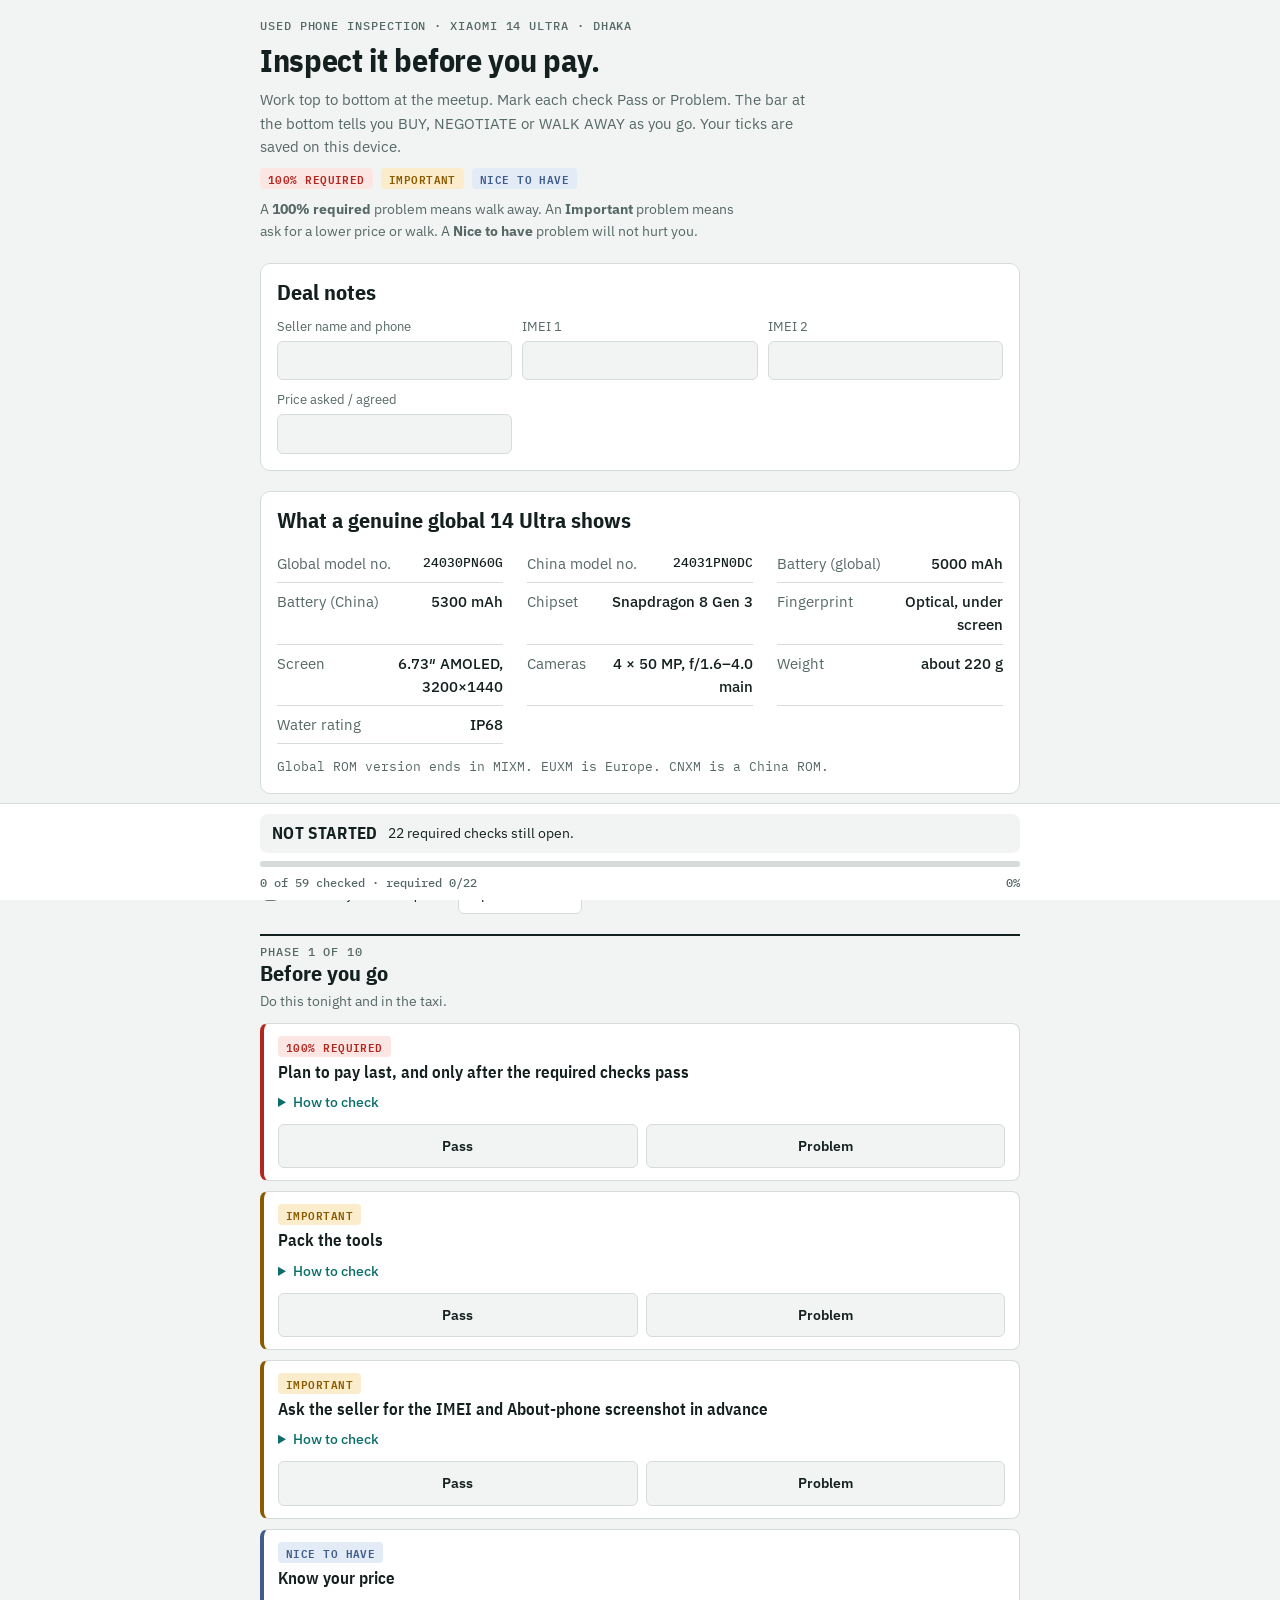
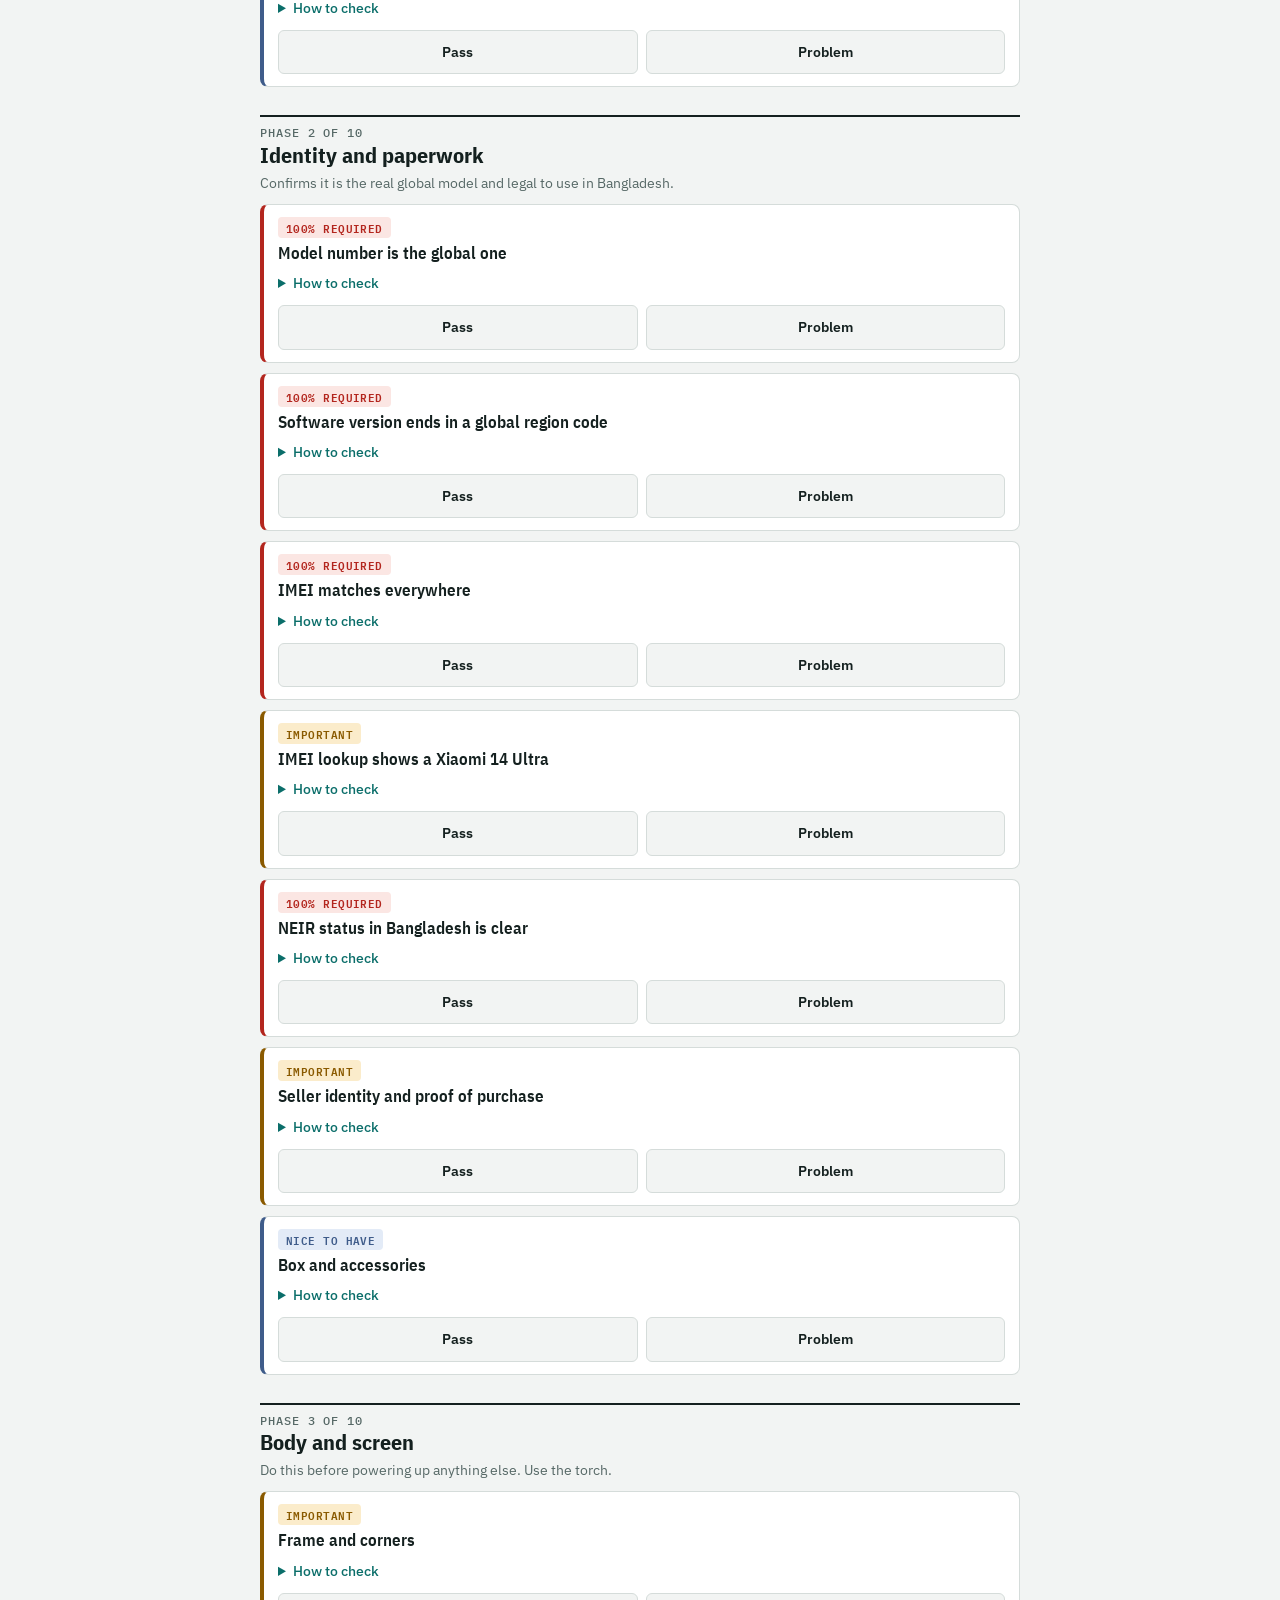
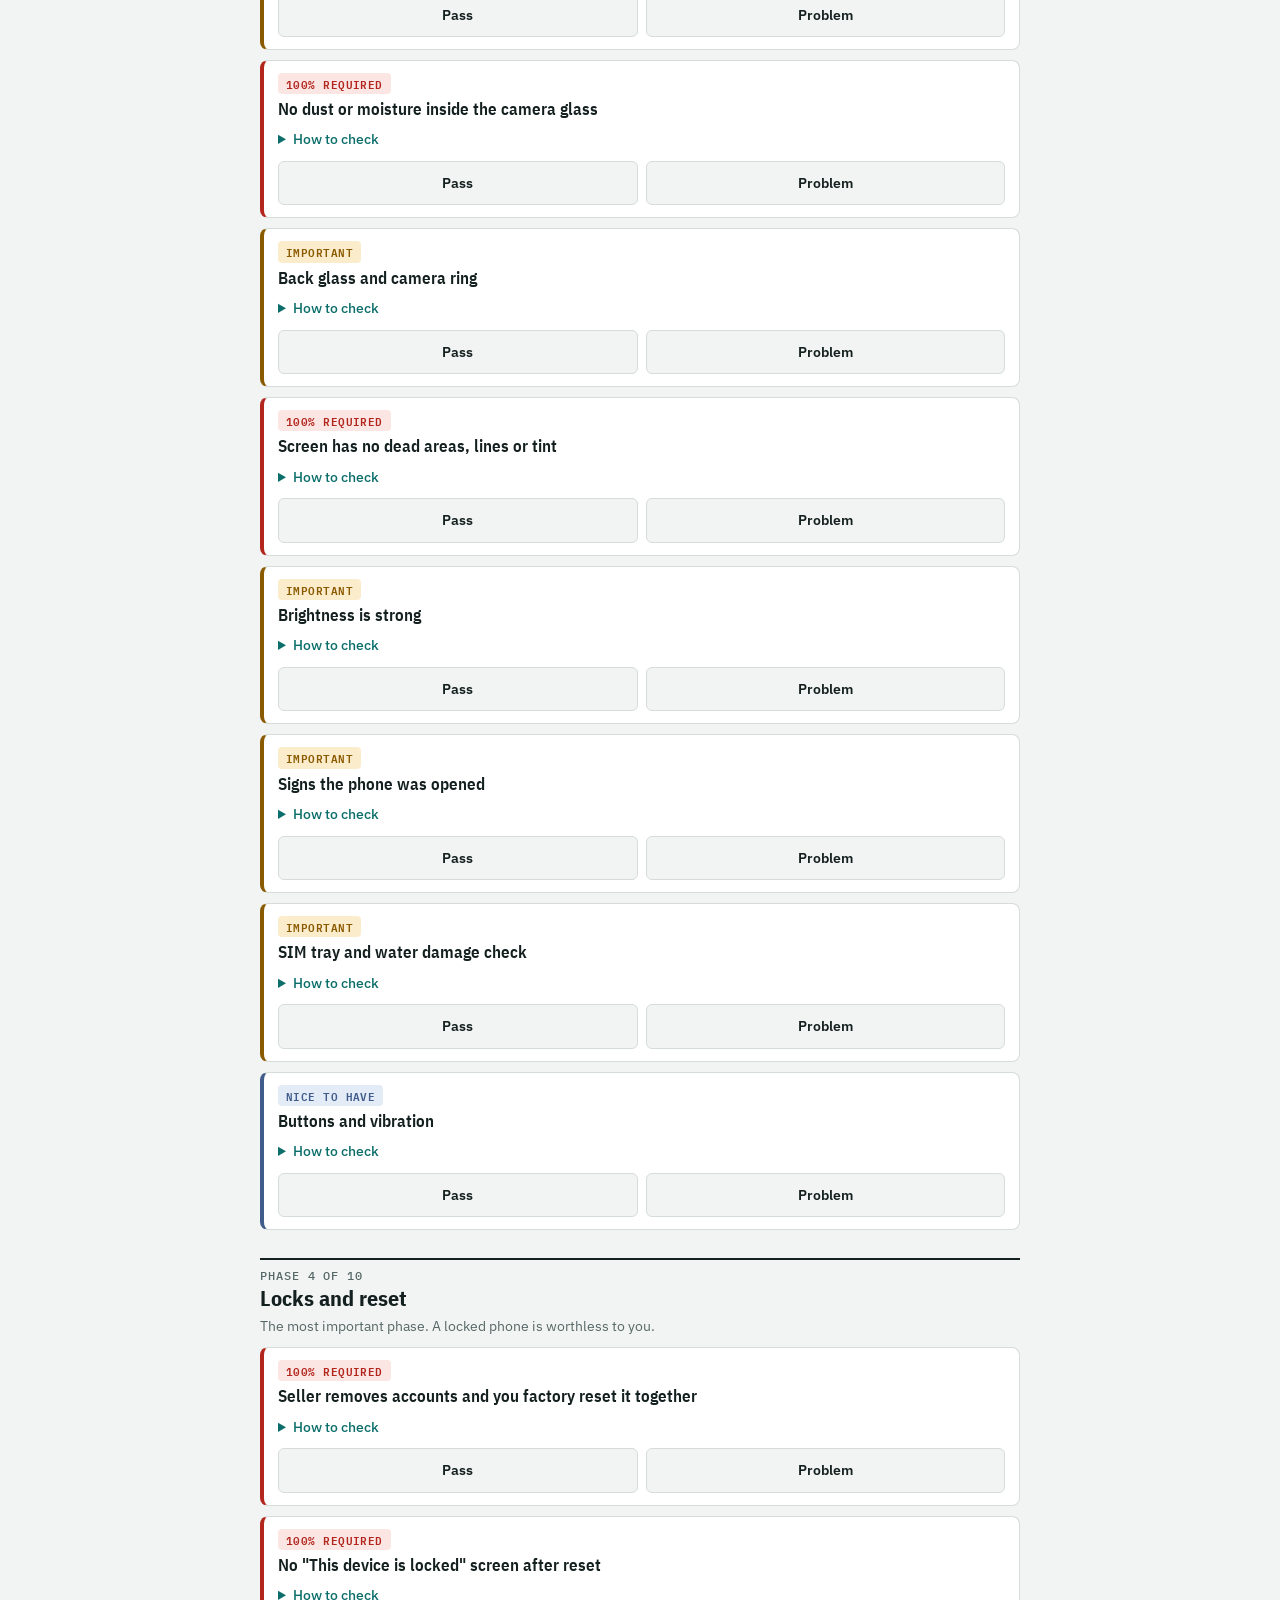
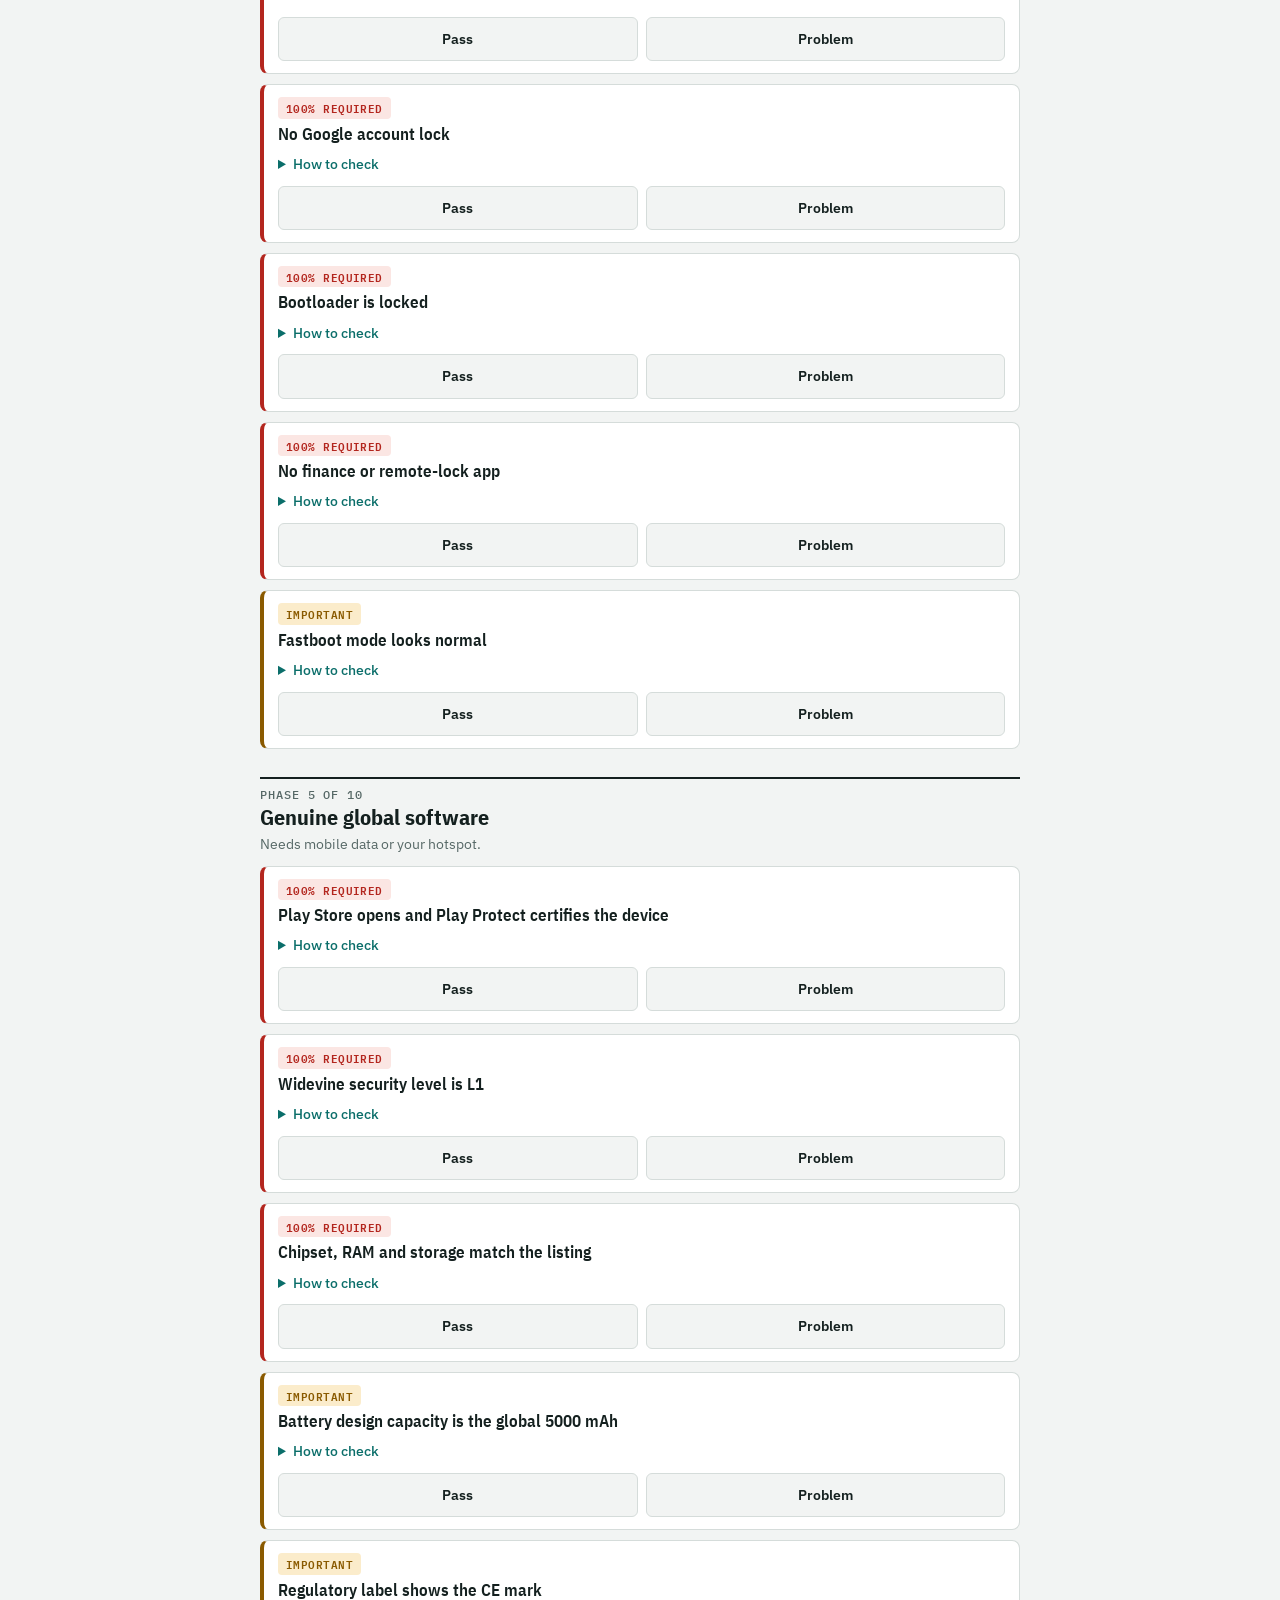
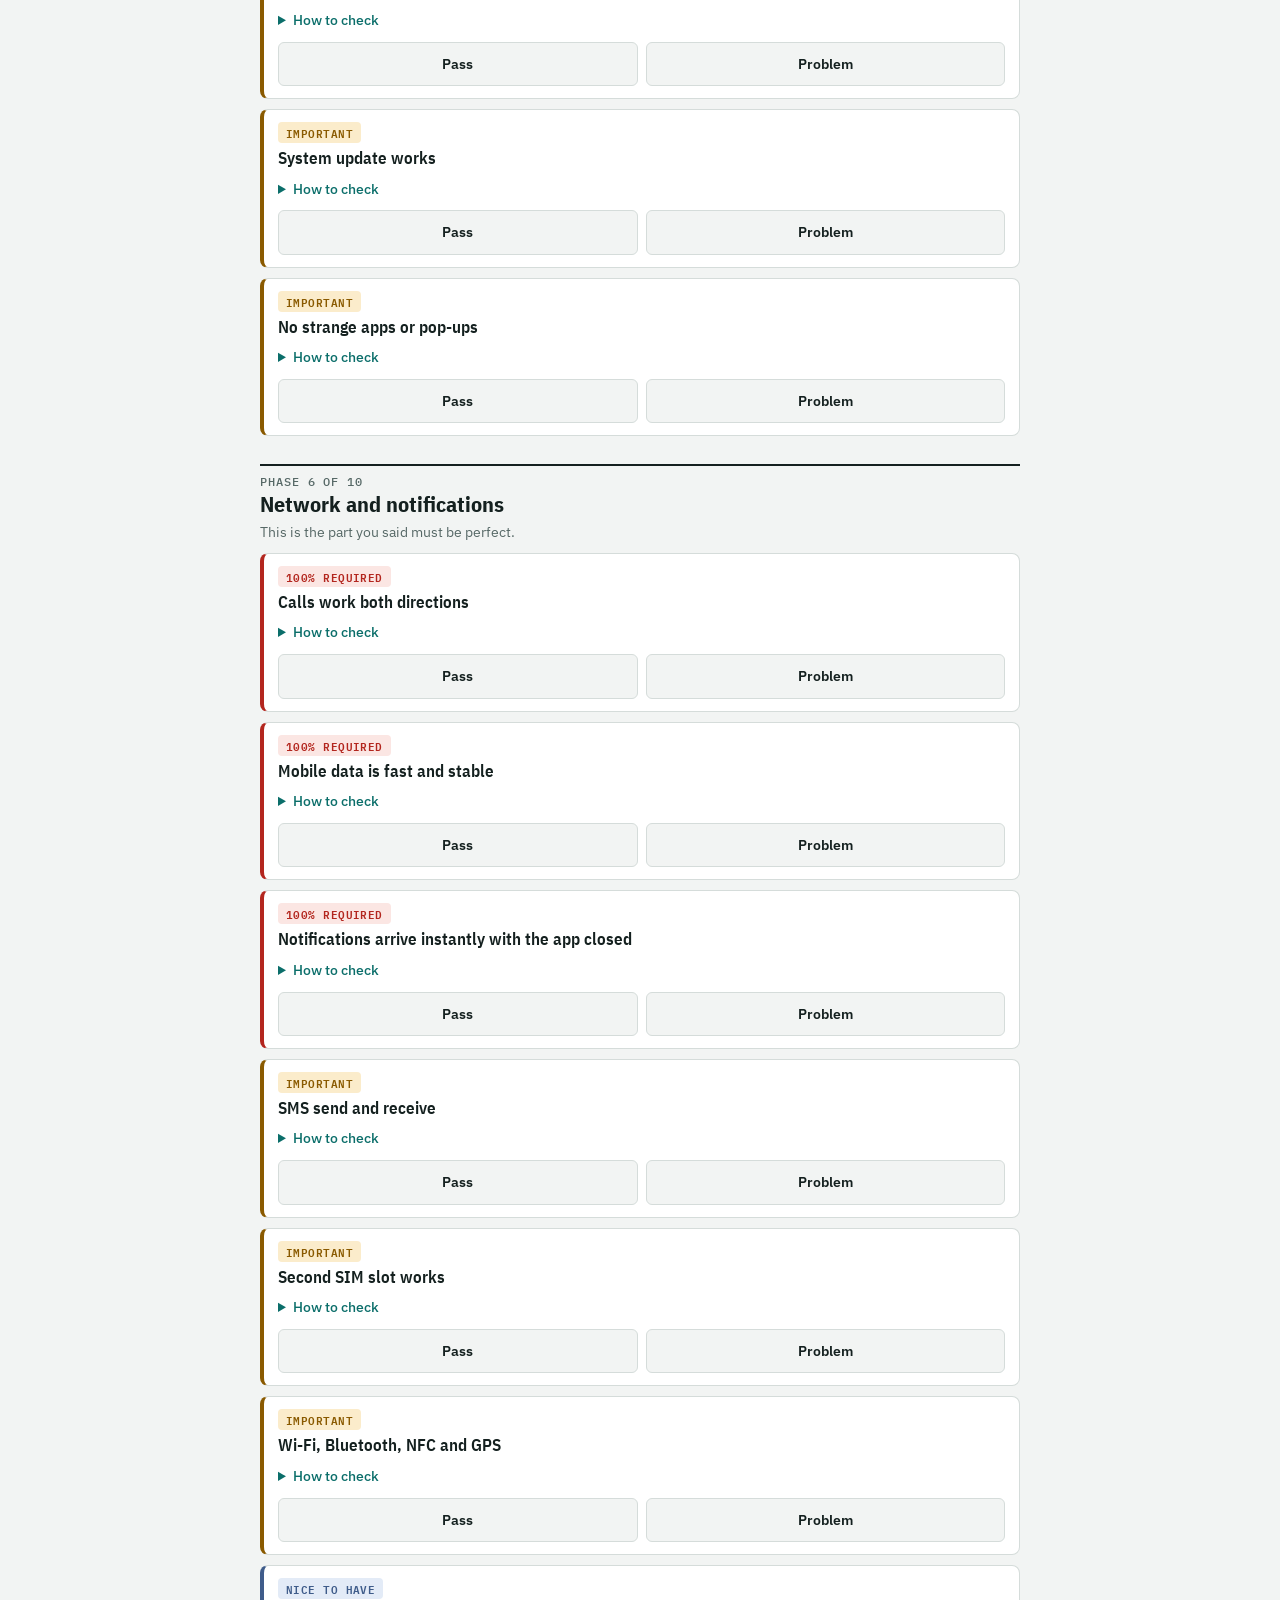
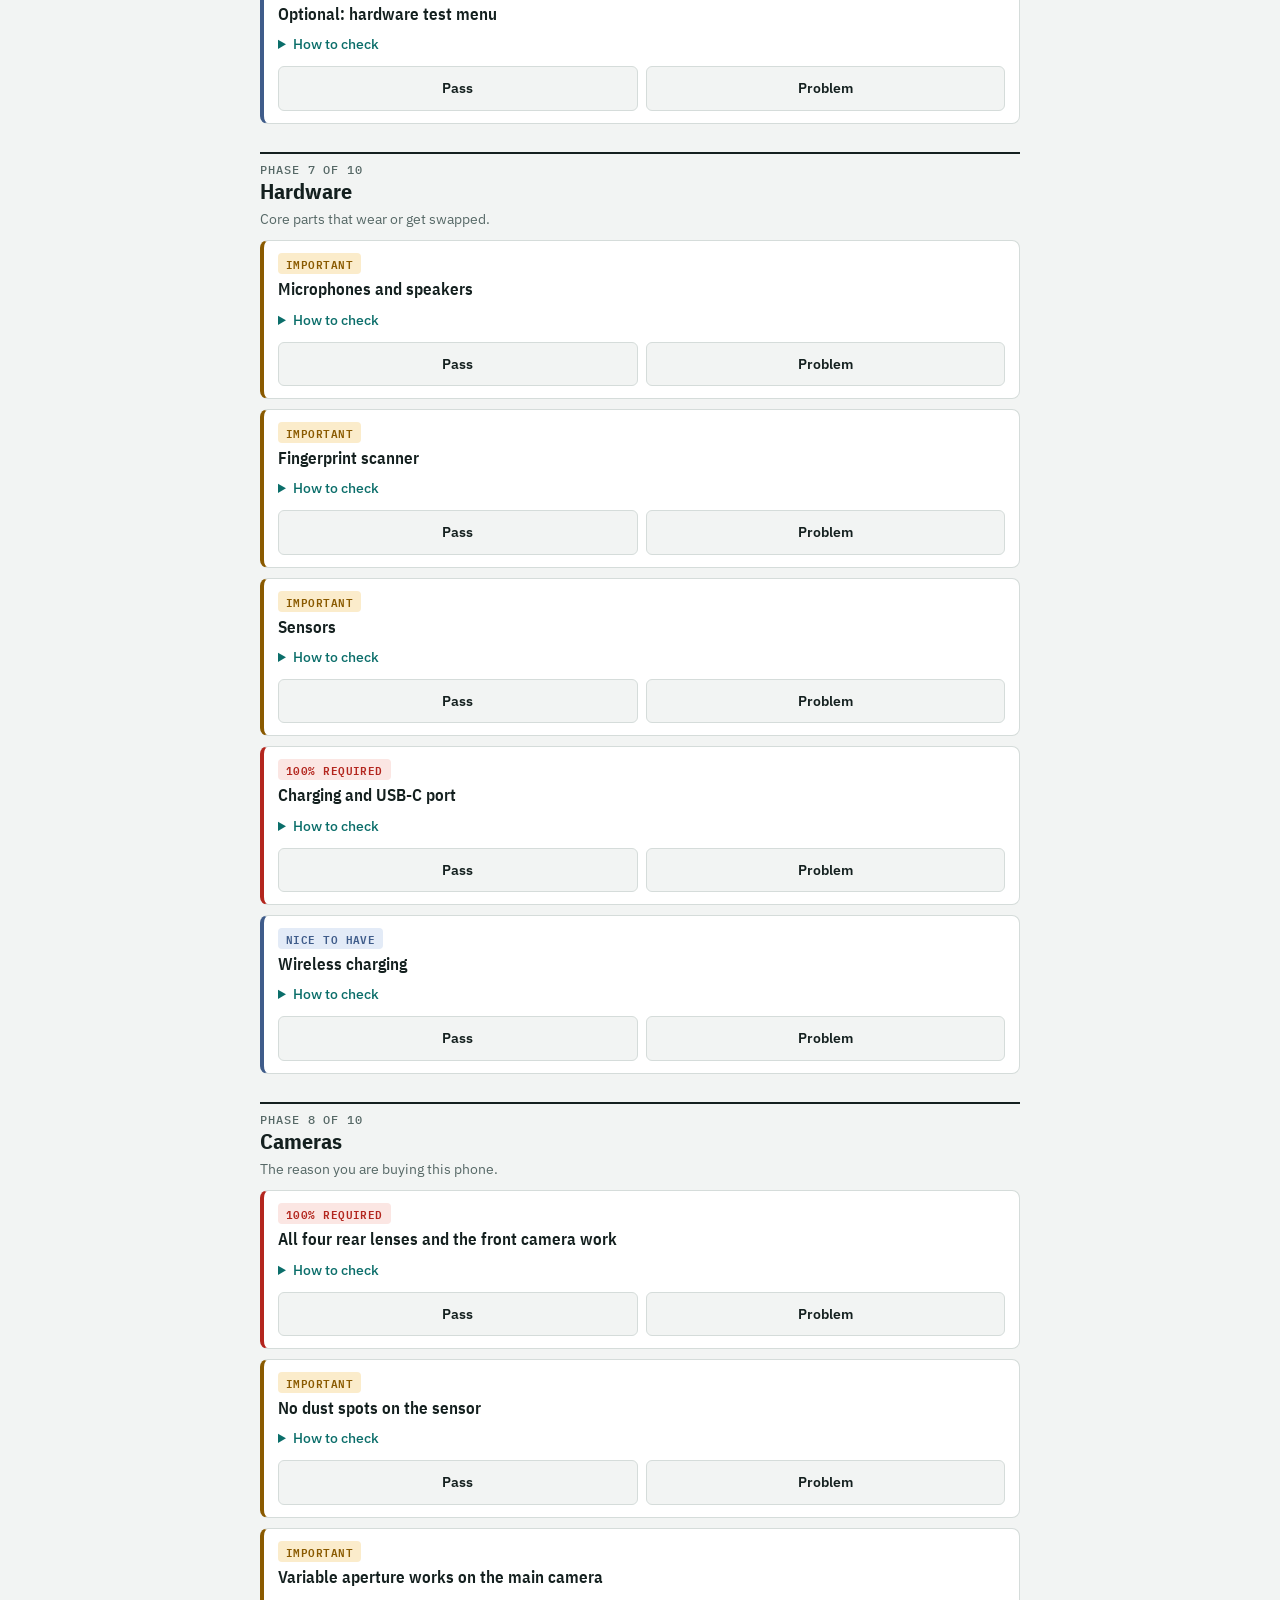
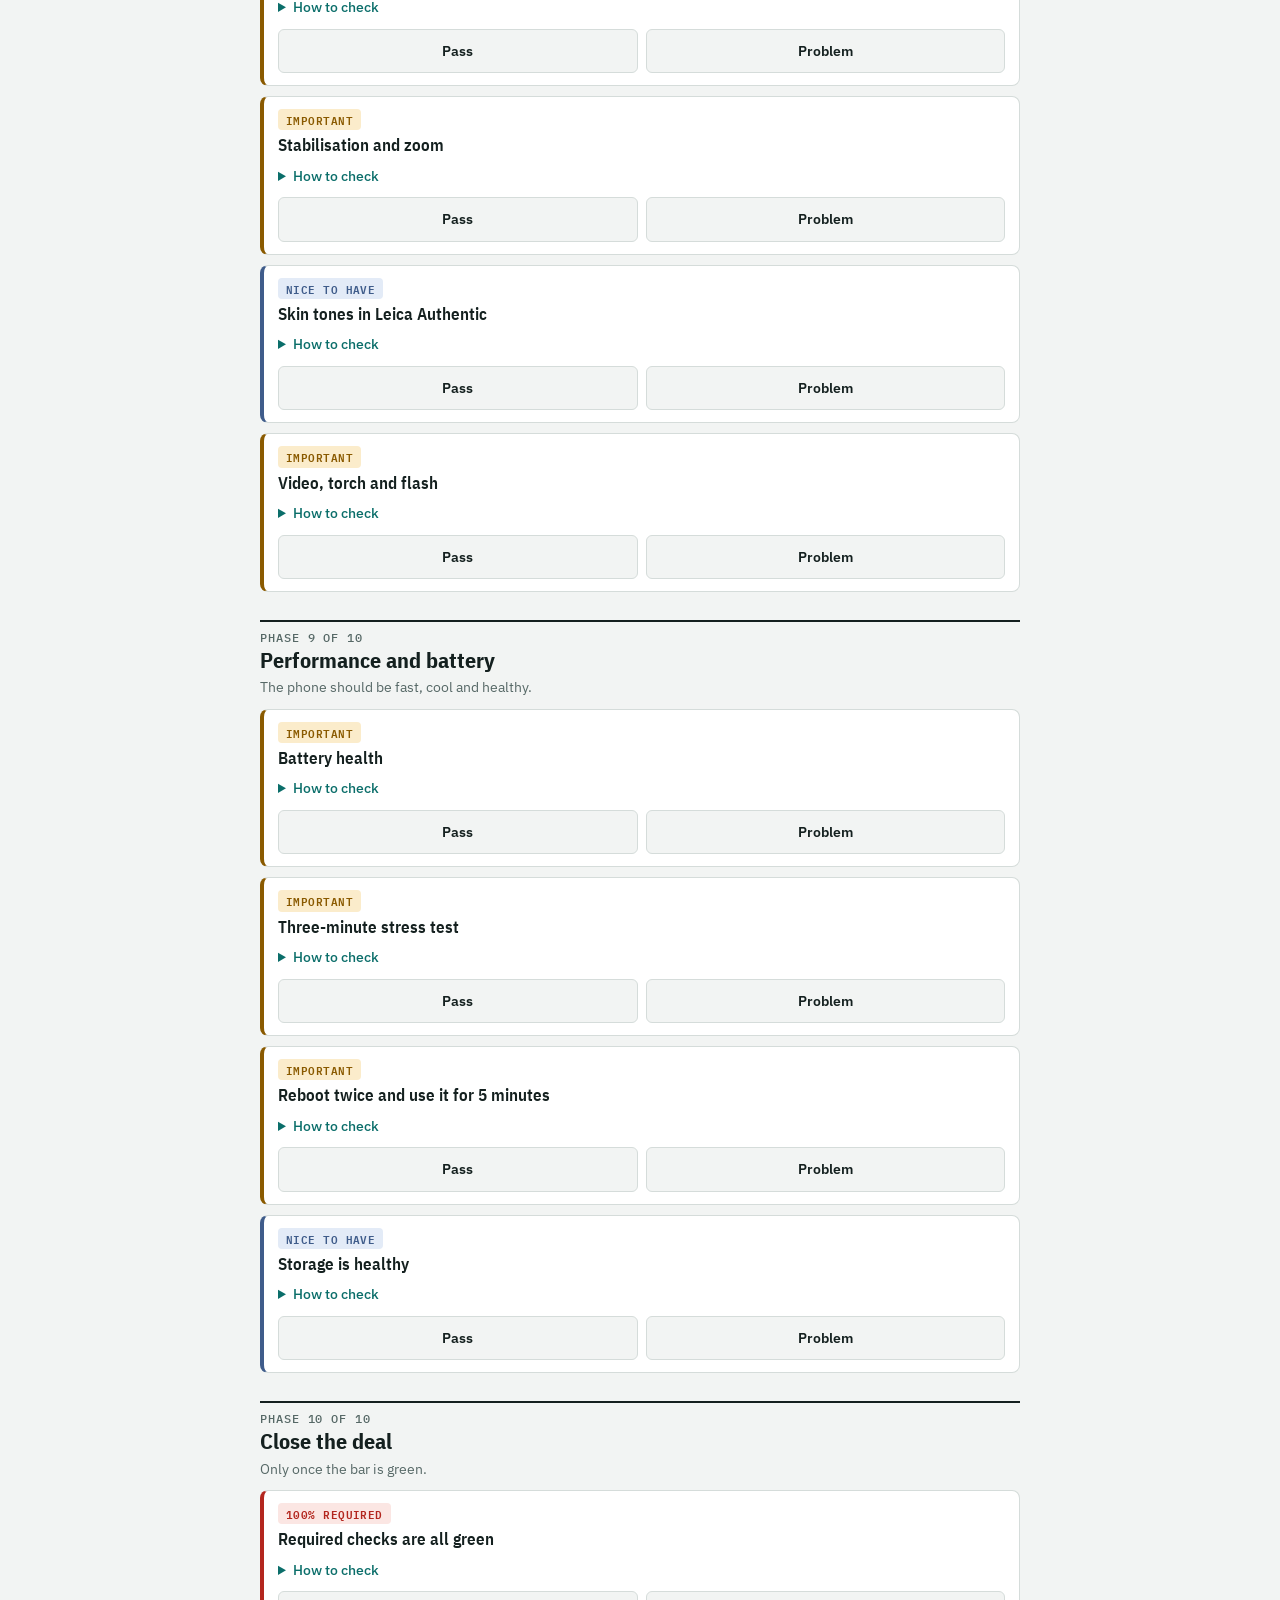
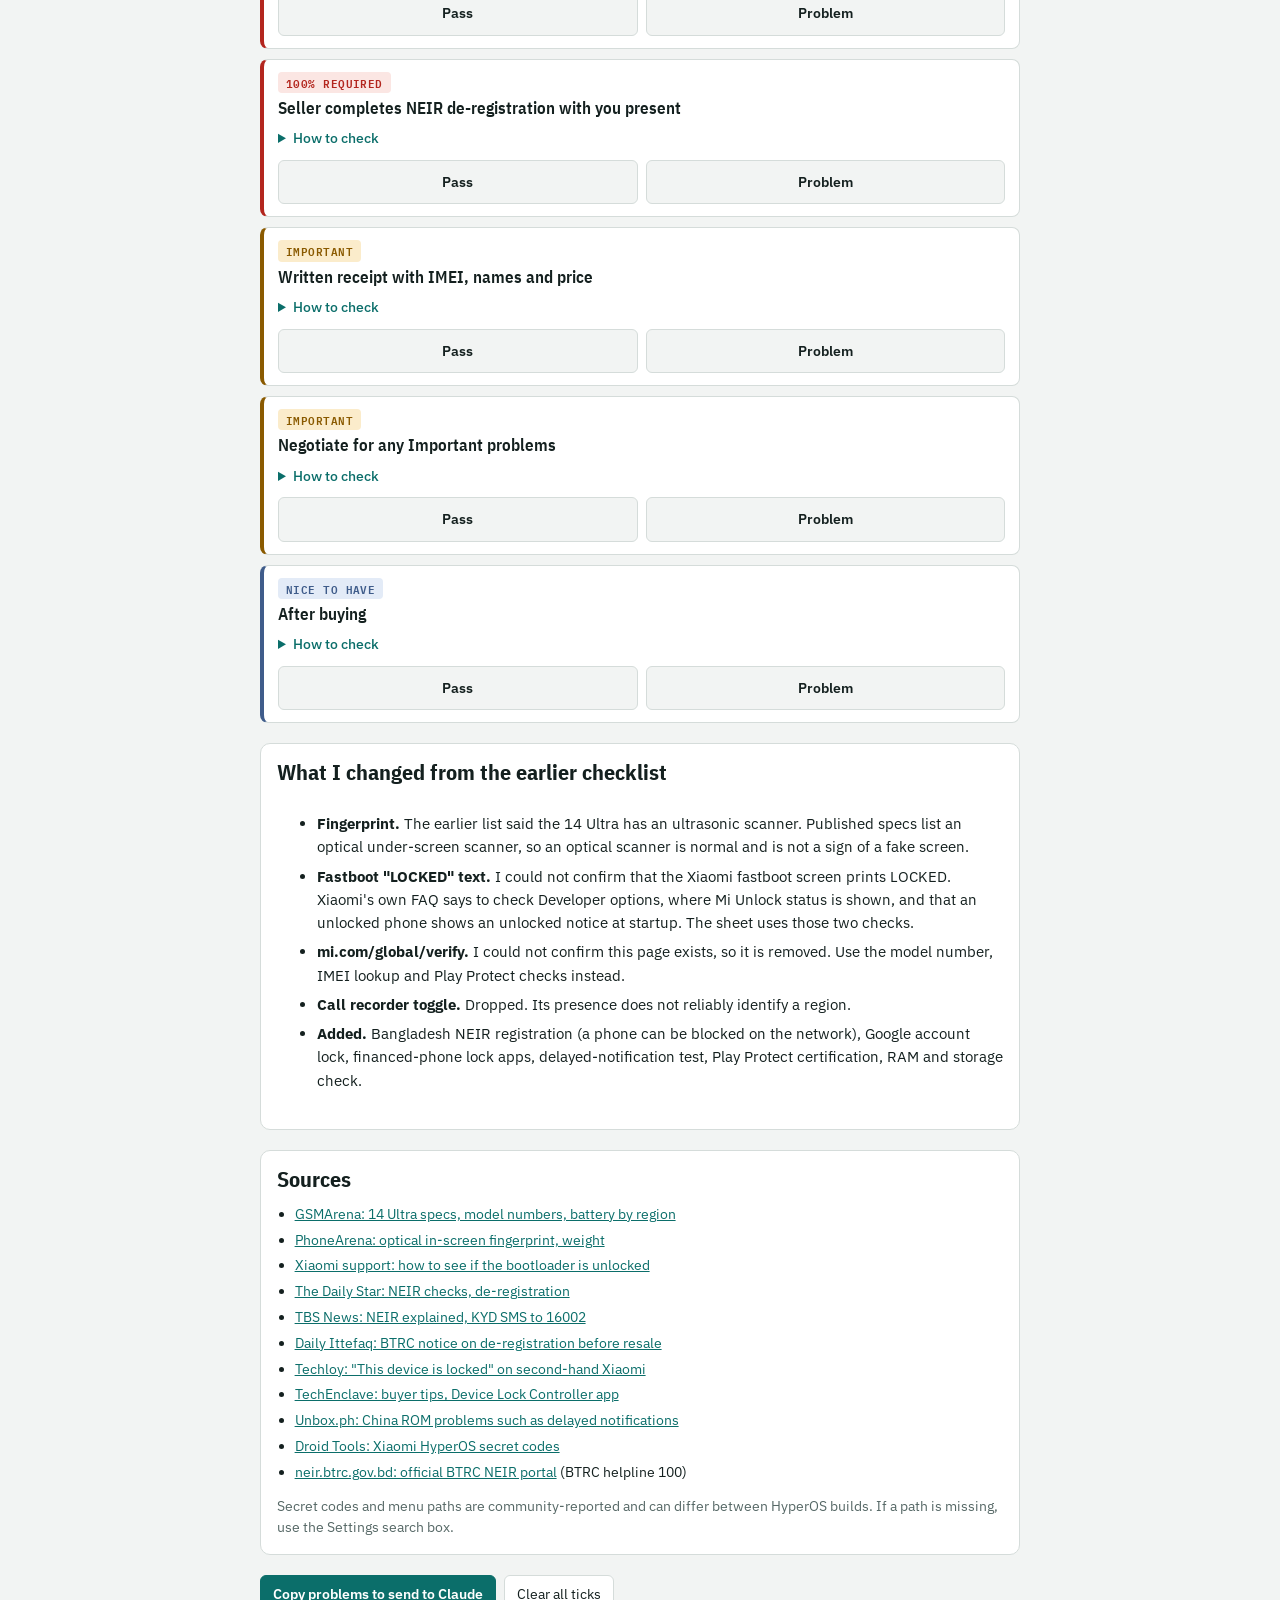
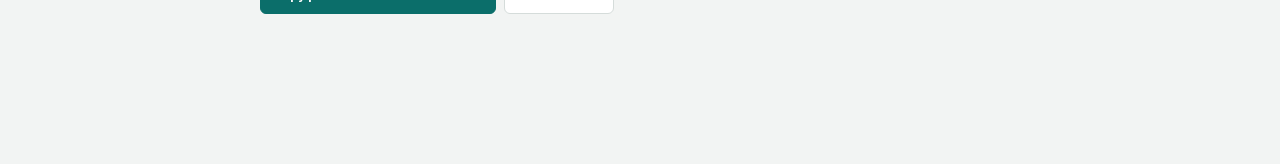
<file: Xiaomi-14-Ultra-Inspection-Sheet.html>
<!doctype html><html><head><meta charset=utf8><meta name=viewport content="width=device-width,initial-scale=1,viewport-fit=cover"><style>:root{color-scheme:light;box-sizing:border-box;padding-top:env(safe-area-inset-top,0px);padding-bottom:env(safe-area-inset-bottom,0px)}html{scroll-padding-top:env(safe-area-inset-top,0px)}body{margin:0;padding:0;font:14px -apple-system,BlinkMacSystemFont,sans-serif;background:#fff;color:#000}img{max-width:100%}[hidden]:not([hidden=until-found i]){display:none!important}</style></head><body>
<title>14 Ultra Inspection Sheet</title>
<meta name="claude:viewport-fit-sides" content="cover">
<link rel="stylesheet" href="https://fonts.googleapis.com/css2?family=IBM+Plex+Mono:wght@500&family=IBM+Plex+Sans+Condensed:wght@600;700&family=IBM+Plex+Sans:wght@400;500;600&display=swap">
<style>
/* Layout: one narrow column built for a phone held at a meetup. Phase chips on top, one card per check, a fixed verdict bar at the bottom. */
:root{
  --bg:#f2f4f3; --surface:#ffffff; --ink:#14201f; --muted:#566866; --line:#d5dcda;
  --accent:#0b6e6a; --accent-ink:#ffffff;
  --must:#b3261e; --must-bg:#fbe6e3;
  --imp:#8a5a00; --imp-bg:#fbeccb;
  --nice:#3f5c8a; --nice-bg:#e3ebf7;
  --ok:#17673a; --ok-bg:#dff3e6;
  --f-head:"IBM Plex Sans Condensed","Arial Narrow",system-ui,sans-serif;
  --f-body:"IBM Plex Sans",system-ui,-apple-system,"Segoe UI",sans-serif;
  --f-mono:"IBM Plex Mono",ui-monospace,Menlo,Consolas,monospace;
}
@media (prefers-color-scheme: dark){
  :root:not([data-theme="light"]){
    --bg:#0e1514; --surface:#162120; --ink:#e6eeec; --muted:#9bb0ad; --line:#2a3b39;
    --accent:#4fc7bf; --accent-ink:#062321;
    --must:#ff8a80; --must-bg:#3a1c19; --imp:#f2c15a; --imp-bg:#33280f;
    --nice:#9db9e8; --nice-bg:#1b2740; --ok:#6fd49a; --ok-bg:#12301f; color-scheme:dark;
  }
}
:root[data-theme="dark"]{
  --bg:#0e1514; --surface:#162120; --ink:#e6eeec; --muted:#9bb0ad; --line:#2a3b39;
  --accent:#4fc7bf; --accent-ink:#062321;
  --must:#ff8a80; --must-bg:#3a1c19; --imp:#f2c15a; --imp-bg:#33280f;
  --nice:#9db9e8; --nice-bg:#1b2740; --ok:#6fd49a; --ok-bg:#12301f; color-scheme:dark;
}
*{box-sizing:border-box}
body{background:var(--bg);color:var(--ink);font:400 15px/1.55 var(--f-body);
  padding-block:20px 150px;padding-left:max(16px,env(safe-area-inset-left,0px));padding-right:max(16px,env(safe-area-inset-right,0px))}
.wrap{max-width:760px;margin:0 auto;display:flex;flex-direction:column;gap:20px}
h1,h2,h3{font-family:var(--f-head);text-wrap:balance;margin:0;line-height:1.15}
h1{font-size:2rem;font-weight:700;letter-spacing:-.01em}
h2{font-size:1.35rem;font-weight:700}
h3{font-size:1.05rem;font-weight:600}
p{margin:0}
a{color:var(--accent)}
.eyebrow{font:500 .72rem/1 var(--f-mono);letter-spacing:.08em;text-transform:uppercase;color:var(--muted)}
.lede{color:var(--muted);max-width:62ch}
.mono{font-family:var(--f-mono);font-size:.88em}
button{font:inherit;color:inherit;cursor:pointer}
:focus-visible{outline:3px solid var(--accent);outline-offset:2px}

.legend{display:flex;flex-wrap:wrap;gap:8px}
.tag{font:600 .7rem/1 var(--f-mono);letter-spacing:.04em;text-transform:uppercase;padding:5px 8px;border-radius:4px;white-space:nowrap}
.tag.m{background:var(--must-bg);color:var(--must)}
.tag.i{background:var(--imp-bg);color:var(--imp)}
.tag.n{background:var(--nice-bg);color:var(--nice)}

.panel{background:var(--surface);border:1px solid var(--line);border-radius:10px;padding:16px;display:flex;flex-direction:column;gap:12px}
.fields{display:grid;grid-template-columns:repeat(auto-fit,minmax(200px,1fr));gap:10px}
.fields label{display:flex;flex-direction:column;gap:4px;font-size:.8rem;color:var(--muted);min-width:0}
input[type=text],textarea{font:inherit;background:var(--bg);color:var(--ink);border:1px solid var(--line);border-radius:6px;padding:9px 10px;width:100%;min-width:0}
textarea{resize:vertical;min-height:54px}

.spec{display:grid;grid-template-columns:repeat(auto-fit,minmax(220px,1fr));gap:0 24px;margin:0}
.spec div{display:flex;justify-content:space-between;gap:12px;padding:7px 0;border-bottom:1px solid var(--line)}
.spec dt{color:var(--muted)} .spec dd{margin:0;text-align:right;font-weight:500}

.chips{display:flex;gap:8px;overflow-x:auto;padding-bottom:4px;-webkit-overflow-scrolling:touch}
.chips a{flex:none;text-decoration:none;color:var(--ink);background:var(--surface);border:1px solid var(--line);border-radius:999px;padding:7px 13px;font-size:.85rem;display:flex;gap:8px;align-items:center}
.chips a b{font:500 .75rem var(--f-mono);color:var(--muted)}
.chips a.done{border-color:var(--ok)} .chips a.done b{color:var(--ok)}
.toolbar{display:flex;flex-wrap:wrap;gap:8px;align-items:center}
.btn{background:var(--surface);border:1px solid var(--line);border-radius:6px;padding:8px 12px;font-size:.85rem}
.btn.pri{background:var(--accent);color:var(--accent-ink);border-color:var(--accent);font-weight:600}
.switch{display:flex;align-items:center;gap:8px;font-size:.85rem}

.phase{display:flex;flex-direction:column;gap:10px;scroll-margin-top:12px}
.phase-head{display:flex;flex-direction:column;gap:4px;padding-top:10px;border-top:2px solid var(--ink)}
.phase-head .sub{color:var(--muted);font-size:.9rem;max-width:62ch}
.item{background:var(--surface);border:1px solid var(--line);border-left-width:4px;border-radius:8px;padding:12px 14px;display:flex;flex-direction:column;gap:10px}
.item.m{border-left-color:var(--must)} .item.i{border-left-color:var(--imp)} .item.n{border-left-color:var(--nice)}
.item.st-p{background:color-mix(in srgb,var(--ok-bg) 55%,var(--surface))}
.item.st-f{background:color-mix(in srgb,var(--must-bg) 70%,var(--surface))}
.item-top{display:flex;flex-direction:column;gap:6px;align-items:flex-start}
details summary{cursor:pointer;color:var(--accent);font-size:.88rem;font-weight:500}
details .body{display:flex;flex-direction:column;gap:8px;padding-top:8px;font-size:.92rem}
details ol,details ul{margin:0;padding-left:1.25rem;display:flex;flex-direction:column;gap:4px}
.good{color:var(--ok)} .bad{color:var(--must)}
.good b,.bad b{font-weight:600}
.act{display:flex;gap:8px}
.act button{flex:1;border:1px solid var(--line);background:var(--bg);border-radius:6px;padding:10px 8px;font-weight:600;font-size:.9rem}
.act button[aria-pressed="true"][data-v="p"]{background:var(--ok);border-color:var(--ok);color:var(--surface)}
.act button[aria-pressed="true"][data-v="f"]{background:var(--must);border-color:var(--must);color:var(--surface)}

.fix li{margin-bottom:6px}
.src ul{margin:0;padding-left:1.1rem;display:flex;flex-direction:column;gap:4px;font-size:.88rem}
.src li{overflow-wrap:anywhere}

.bar{position:fixed;left:0;right:0;bottom:0;z-index:20;background:var(--surface);border-top:1px solid var(--line);
  padding-top:10px;padding-bottom:calc(10px + env(safe-area-inset-bottom,0px));
  padding-left:max(16px,env(safe-area-inset-left,0px));padding-right:max(16px,env(safe-area-inset-right,0px))}
.bar-in{max-width:760px;margin:0 auto;display:flex;flex-direction:column;gap:8px}
.verdict{display:flex;gap:10px;align-items:center;border-radius:8px;padding:9px 12px;min-width:0}
.verdict strong{font:700 1.05rem/1.1 var(--f-head);letter-spacing:.02em;text-transform:uppercase;flex:none}
.verdict span{font-size:.85rem;min-width:0}
.v-go{background:var(--ok-bg);color:var(--ok)} .v-stop{background:var(--must-bg);color:var(--must)}
.v-wait{background:var(--bg);color:var(--ink)} .v-neg{background:var(--imp-bg);color:var(--imp)}
.meter{height:6px;border-radius:3px;background:var(--line);overflow:hidden}
.meter i{display:block;height:100%;width:0;background:var(--accent);transition:width .25s}
.meter-row{display:flex;justify-content:space-between;font:500 .75rem var(--f-mono);color:var(--muted)}
@media (prefers-reduced-motion:reduce){.meter i{transition:none}}
@media (max-width:420px){.verdict{flex-direction:column;align-items:flex-start;gap:2px}}
</style>

<div class="wrap">
  <header style="display:flex;flex-direction:column;gap:10px">
    <p class="eyebrow">Used phone inspection · Xiaomi 14 Ultra · Dhaka</p>
    <h1>Inspect it before you pay.</h1>
    <p class="lede">Work top to bottom at the meetup. Mark each check Pass or Problem. The bar at the bottom tells you BUY, NEGOTIATE or WALK AWAY as you go. Your ticks are saved on this device.</p>
    <div class="legend">
      <span class="tag m">100% required</span><span class="tag i">Important</span><span class="tag n">Nice to have</span>
    </div>
    <p class="lede" style="font-size:.88rem">A <b>100% required</b> problem means walk away. An <b>Important</b> problem means ask for a lower price or walk. A <b>Nice to have</b> problem will not hurt you.</p>
  </header>

  <section class="panel" aria-label="Seller details">
    <h2>Deal notes</h2>
    <div class="fields">
      <label for="m-seller">Seller name and phone<input type="text" id="m-seller" data-meta="seller" autocomplete="off"></label>
      <label for="m-imei1">IMEI 1<input type="text" id="m-imei1" data-meta="imei1" inputmode="numeric" autocomplete="off"></label>
      <label for="m-imei2">IMEI 2<input type="text" id="m-imei2" data-meta="imei2" inputmode="numeric" autocomplete="off"></label>
      <label for="m-price">Price asked / agreed<input type="text" id="m-price" data-meta="price" autocomplete="off"></label>
    </div>
  </section>

  <section class="panel" aria-label="Known good values">
    <h2>What a genuine global 14 Ultra shows</h2>
    <dl class="spec">
      <div><dt>Global model no.</dt><dd class="mono">24030PN60G</dd></div>
      <div><dt>China model no.</dt><dd class="mono">24031PN0DC</dd></div>
      <div><dt>Battery (global)</dt><dd>5000 mAh</dd></div>
      <div><dt>Battery (China)</dt><dd>5300 mAh</dd></div>
      <div><dt>Chipset</dt><dd>Snapdragon 8 Gen 3</dd></div>
      <div><dt>Fingerprint</dt><dd>Optical, under screen</dd></div>
      <div><dt>Screen</dt><dd>6.73″ AMOLED, 3200×1440</dd></div>
      <div><dt>Cameras</dt><dd>4 × 50 MP, f/1.6–4.0 main</dd></div>
      <div><dt>Weight</dt><dd>about 220 g</dd></div>
      <div><dt>Water rating</dt><dd>IP68</dd></div>
    </dl>
    <p class="mono" style="color:var(--muted)">Global ROM version ends in MIXM. EUXM is Europe. CNXM is a China ROM.</p>
  </section>

  <nav class="chips" id="chips" aria-label="Phases"></nav>

  <div class="toolbar">
    <label class="switch"><input type="checkbox" id="only-must"> Show only 100% required</label>
    <button class="btn" id="open-all" type="button">Open all details</button>
  </div>

  <main id="phases" style="display:flex;flex-direction:column;gap:28px"></main>

  <section class="panel fix">
    <h2>What I changed from the earlier checklist</h2>
    <ul>
      <li><b>Fingerprint.</b> The earlier list said the 14 Ultra has an ultrasonic scanner. Published specs list an optical under-screen scanner, so an optical scanner is normal and is not a sign of a fake screen.</li>
      <li><b>Fastboot "LOCKED" text.</b> I could not confirm that the Xiaomi fastboot screen prints LOCKED. Xiaomi's own FAQ says to check Developer options, where Mi Unlock status is shown, and that an unlocked phone shows an unlocked notice at startup. The sheet uses those two checks.</li>
      <li><b>mi.com/global/verify.</b> I could not confirm this page exists, so it is removed. Use the model number, IMEI lookup and Play Protect checks instead.</li>
      <li><b>Call recorder toggle.</b> Dropped. Its presence does not reliably identify a region.</li>
      <li><b>Added.</b> Bangladesh NEIR registration (a phone can be blocked on the network), Google account lock, financed-phone lock apps, delayed-notification test, Play Protect certification, RAM and storage check.</li>
    </ul>
  </section>

  <section class="panel src">
    <h2>Sources</h2>
    <ul>
      <li><a href="https://m.gsmarena.com/xiaomi_14_ultra-12827.php">GSMArena: 14 Ultra specs, model numbers, battery by region</a></li>
      <li><a href="https://www.phonearena.com/phones/compare/Xiaomi-14-Ultra,Xiaomi-Redmi-Note-14-Pro+/phones/12337,12442">PhoneArena: optical in-screen fingerprint, weight</a></li>
      <li><a href="https://www.mi.com/global/support/faq/details/KA-07238/">Xiaomi support: how to see if the bootloader is unlocked</a></li>
      <li><a href="https://www.thedailystar.net/tech-startup/news/how-check-if-your-mobile-illegal-or-not-4022981">The Daily Star: NEIR checks, de-registration</a></li>
      <li><a href="https://www.tbsnews.net/explainer/what-national-equipment-identity-register-neir-1290026">TBS News: NEIR explained, KYD SMS to 16002</a></li>
      <li><a href="https://en.ittefaq.com.bd/15190/no-deregistration-no-used-phone-sale-btrc">Daily Ittefaq: BTRC notice on de-registration before resale</a></li>
      <li><a href="https://www.techloy.com/this-device-is-locked-on-xiaomi-what-it-means-and-how-to-unlock-responsibly/">Techloy: "This device is locked" on second-hand Xiaomi</a></li>
      <li><a href="https://techenclave.com/t/how-to-check-the-item-while-buying-a-second-hand-phone-tablet/267921">TechEnclave: buyer tips, Device Lock Controller app</a></li>
      <li><a href="https://unbox.ph/gadget/grey-market-xiaomi-unsupported-software/">Unbox.ph: China ROM problems such as delayed notifications</a></li>
      <li><a href="https://droid.tools/xiaomi-hyperos-secret-codes-hidden-features">Droid Tools: Xiaomi HyperOS secret codes</a></li>
      <li><a href="https://neir.btrc.gov.bd">neir.btrc.gov.bd: official BTRC NEIR portal</a> (BTRC helpline 100)</li>
    </ul>
    <p style="font-size:.85rem;color:var(--muted)">Secret codes and menu paths are community-reported and can differ between HyperOS builds. If a path is missing, use the Settings search box.</p>
  </section>

  <div class="toolbar">
    <button class="btn pri" id="copy" type="button">Copy problems to send to Claude</button>
    <button class="btn" id="clear" type="button">Clear all ticks</button>
  </div>
  <textarea id="report" hidden readonly rows="8" aria-label="Report text"></textarea>
</div>

<div class="bar" role="status" aria-live="polite">
  <div class="bar-in">
    <div class="verdict v-wait" id="verdict"><strong id="v-title">Not started</strong><span id="v-text"></span></div>
    <div class="meter"><i id="meter"></i></div>
    <div class="meter-row"><span id="m-left">0 of 0 checked</span><span id="m-pct">0%</span></div>
  </div>
</div>

<script>
var PH=[
{id:"prep",name:"Before you go",sub:"Do this tonight and in the taxi.",items:[
 {id:"p1",p:"m",t:"Plan to pay last, and only after the required checks pass",how:["Take cash or arrange the transfer, but do not hand anything over until the bar says BUY.","Meet in a lit public place such as a cafe, with a friend if you can."],pass:"You are in control of when money moves.",flag:"Seller wants payment first, or rushes you to skip steps. Walk away."},
 {id:"p2",p:"i",t:"Pack the tools",how:["Power bank, USB-C cable, SIM ejector pin, torch, your own SIM with data, and a second phone for the hotspot and test calls."],pass:"Everything in the bag.",flag:"Missing items only slow you down."},
 {id:"p3",p:"i",t:"Ask the seller for the IMEI and About-phone screenshot in advance",how:["Ask for a photo of the box label and a screenshot of Settings > About phone.","Compare model number and IMEI with what you see in person."],pass:"Seller sends them without fuss.",flag:"Seller refuses or sends a cropped image."},
 {id:"p4",p:"n",t:"Know your price",how:["Check recent sold prices for a 14 Ultra with the same RAM and storage before you meet."],pass:"You have a walk-away number.",flag:""}
]},
{id:"id",name:"Identity and paperwork",sub:"Confirms it is the real global model and legal to use in Bangladesh.",items:[
 {id:"i1",p:"m",t:"Model number is the global one",how:["Settings > About phone > Model number (or All specs).","Compare with the box label."],pass:"24030PN60G.",flag:"Ends in a different letter, or shows 24031PN0DC (China model). Walk away."},
 {id:"i2",p:"m",t:"Software version ends in a global region code",how:["Settings > About phone > tap the HyperOS version.","Read the last letters of the version string."],pass:"…MIXM (Global) or …EUXM (Europe).",flag:"…CNXM means China ROM. China ROMs lack Google services and often delay notifications. Walk away."},
 {id:"i3",p:"m",t:"IMEI matches everywhere",how:["Dial *#06#. You should see two IMEIs on a dual-SIM phone.","Compare with the box label and the Settings > About phone > Status screen.","Write IMEI 1 in Deal notes above."],pass:"All numbers identical.",flag:"Any mismatch, missing IMEI, or the box belongs to a different phone. Walk away."},
 {id:"i4",p:"i",t:"IMEI lookup shows a Xiaomi 14 Ultra",how:["On your own phone, enter IMEI 1 into a free IMEI lookup site such as imei.info.","Check brand and model match 24030PN60G."],pass:"Xiaomi 14 Ultra, matching model code.",flag:"Different brand or model. Walk away."},
 {id:"i5",p:"m",t:"NEIR status in Bangladesh is clear",how:["From your own phone, send an SMS: KYD [15-digit IMEI] to 16002. Confirm the shortcode on neir.btrc.gov.bd, because rules change.","BTRC says a registered used phone must be de-registered by its owner before it is sold. Ask the seller to do it with you present, using the last four digits of the NID or passport behind the SIM.","Then you register or connect it under your own SIM and NID. BTRC helpline is 100, operator care is 121."],pass:"Status is clear and the seller completes de-registration, or the phone is cleanly unregistered and you can register it.",flag:"Reply says blocked, cloned or duplicate IMEI, or the seller cannot or will not de-register. The phone can be cut off from the network. Walk away."},
 {id:"i6",p:"i",t:"Seller identity and proof of purchase",how:["Ask the seller's name and phone number, and look at their NID.","Ask for the original invoice or box. Note both in Deal notes."],pass:"Seller identifies themselves and has box or receipt.",flag:"No ID, no box, odd story about where it came from. A stolen phone is the risk."},
 {id:"i7",p:"n",t:"Box and accessories",how:["Original box, charger, cable, case, SIM pin, any photography kit."],pass:"Complete, matching IMEI.",flag:"Missing items are a price point only."}
]},
{id:"body",name:"Body and screen",sub:"Do this before powering up anything else. Use the torch.",items:[
 {id:"b1",p:"i",t:"Frame and corners",how:["Look at the metal frame, bottom corners and around the USB-C port with the torch."],pass:"Light wear only.",flag:"Deep dents mean a hard drop. That can damage the camera stabilisation inside."},
 {id:"b2",p:"m",t:"No dust or moisture inside the camera glass",how:["Shine the torch across the large camera ring and all four lenses from different angles."],pass:"Clean, clear glass.",flag:"Fog, droplets or dust inside the glass means water got in or the module was opened. Walk away."},
 {id:"b3",p:"i",t:"Back glass and camera ring",how:["Check for cracks, chips and loose or crooked trim."],pass:"No cracks, evenly seated.",flag:"Cracks cost money to fix and can let water in."},
 {id:"b4",p:"m",t:"Screen has no dead areas, lines or tint",how:["Show a solid white, black, red, green and blue image full screen. A photo or video of each colour works.","Scan for lines, pink or green tint, yellow patches, spots and burn-in ghosts at low brightness.","Draw slowly along all four curved edges to test touch."],pass:"Even colour, no lines, touch works to the edges.",flag:"Lines, dead zones or heavy burn-in are not repairable cheaply. Walk away."},
 {id:"b5",p:"i",t:"Brightness is strong",how:["Set brightness to maximum outdoors or under a bright light.","A replaced aftermarket panel is often dimmer or a different tint."],pass:"Very bright and even.",flag:"Dim or uneven panel suggests a replaced screen."},
 {id:"b6",p:"i",t:"Signs the phone was opened",how:["Look for uneven gaps, glue residue or marks around the screen edge.","Look at the screws near the USB-C port, if visible."],pass:"Factory-clean seams.",flag:"Marks or damaged screws mean a repair. Ask what was replaced."},
 {id:"b7",p:"i",t:"SIM tray and water damage check",how:["Eject the SIM tray. It should slide out smoothly and snap back tight.","Use the torch to look into the slot for corrosion or green residue."],pass:"Tight tray, clean slot.",flag:"Corrosion or a loose tray means water exposure. Ask for a big discount or walk away."},
 {id:"b8",p:"n",t:"Buttons and vibration",how:["Power and volume buttons should click firmly.","Trigger vibration with a keyboard or ringtone."],pass:"Crisp clicks, strong vibration.",flag:"Mushy buttons are a minor wear sign."}
]},
{id:"lock",name:"Locks and reset",sub:"The most important phase. A locked phone is worthless to you.",items:[
 {id:"l1",p:"m",t:"Seller removes accounts and you factory reset it together",how:["Ask the seller to sign out of Mi Account and Google account in front of you.","Settings > About phone > Factory reset > Erase all data. Do it with them watching.","Phone reboots into the setup screen. Connect to your hotspot."],pass:"Setup screen appears normally. Skip the Mi Account sign-in for now.",flag:"The seller refuses to reset. Walk away."},
 {id:"l2",p:"m",t:"No \"This device is locked\" screen after reset",how:["Complete setup past the Wi-Fi step."],pass:"Setup finishes with no account prompt.",flag:"\"This device is locked\" means it is tied to someone's Mi Account. Even the seller forgetting the password is a reason to walk away."},
 {id:"l3",p:"m",t:"No Google account lock",how:["During setup, no previous Google account should be asked for after the reset."],pass:"No Google verification screen.",flag:"Asks for the previous owner's Google account. Walk away."},
 {id:"l4",p:"m",t:"Bootloader is locked",how:["Settings > About phone, tap the HyperOS version 7 times to enable Developer options.","Settings > Additional settings > Developer options > Mi Unlock status.","On the next boot, watch the start screen for any unlocked notice."],pass:"Status shows the device is not unlocked.",flag:"Shows unlocked, or the boot screen shows an unlocked notice. The firmware may have been modified. Walk away."},
 {id:"l5",p:"m",t:"No finance or remote-lock app",how:["Settings > search \"device admin\" and open the device admin apps list.","Check the full app list, including system apps, for names like Device Lock Controller."],pass:"No device admin apps, no lock controller.",flag:"A lock controller means the phone can be locked remotely if the previous owner missed payments. Walk away."},
 {id:"l6",p:"i",t:"Fastboot mode looks normal",how:["Power off. Hold Volume Down + Power. You should see the Fastboot screen.","Only look. Do not touch anything. Hold Power for 10 seconds to reboot."],pass:"Normal Fastboot screen, reboots fine.",flag:"Odd custom screen or text. Tell me what it says."}
]},
{id:"rom",name:"Genuine global software",sub:"Needs mobile data or your hotspot.",items:[
 {id:"r1",p:"m",t:"Play Store opens and Play Protect certifies the device",how:["Open Play Store and sign in with a throwaway or your own Google account.","Profile icon > Settings > About > Play Protect certification."],pass:"Device is certified.",flag:"Missing Play Store or not certified. It may be a China phone running a patched ROM. Walk away."},
 {id:"r2",p:"m",t:"Widevine security level is L1",how:["Install the free app DRM Info from the Play Store.","Look at the Widevine section."],pass:"Security level L1, so HD video plays on streaming apps.",flag:"L3 usually means a flashed or modified phone. Walk away."},
 {id:"r3",p:"m",t:"Chipset, RAM and storage match the listing",how:["Install DevCheck or open Settings > About phone.","Check Snapdragon 8 Gen 3, and the RAM and storage you are paying for (for example 16 GB / 512 GB)."],pass:"Exact match.",flag:"Less RAM or storage than advertised. Walk away or reprice."},
 {id:"r4",p:"i",t:"Battery design capacity is the global 5000 mAh",how:["DevCheck > Battery shows design capacity on most builds."],pass:"About 5000 mAh.",flag:"5300 mAh points to a China-hardware phone. If it is not shown, rely on checks 1 to 3."},
 {id:"r5",p:"i",t:"Regulatory label shows the CE mark",how:["Settings > About phone > All specs > Certification or Regulatory information."],pass:"CE mark.",flag:"Only China labels appear. Walk away."},
 {id:"r6",p:"i",t:"System update works",how:["Settings > About phone > System update > check for updates."],pass:"Checks normally and says up to date or offers an update.",flag:"Error or no update server. The ROM may be fake."},
 {id:"r7",p:"i",t:"No strange apps or pop-ups",how:["Scroll the app list. Watch for adware, unknown stores or Chinese-only apps that cannot be removed.","Run Play Protect scan."],pass:"Clean app list.",flag:"Unknown installed apps or pop-up ads."}
]},
{id:"net",name:"Network and notifications",sub:"This is the part you said must be perfect.",items:[
 {id:"n1",p:"m",t:"Calls work both directions",how:["Insert your SIM. Turn off Wi-Fi.","Call your second phone for one minute, then call back from it.","Check you can hear clearly and the other side hears you."],pass:"Clear audio both ways, 4G shown.",flag:"No signal, dropped call or one-way audio. Walk away."},
 {id:"n2",p:"m",t:"Mobile data is fast and stable",how:["Load a few sites and play a video on mobile data only.","Run a speed test and compare with your usual phone on the same SIM."],pass:"Similar or better than your current phone.",flag:"Much slower or constantly drops. Walk away."},
 {id:"n3",p:"m",t:"Notifications arrive instantly with the app closed",how:["Install WhatsApp or Messenger. Close the app and lock the screen.","Message it from your other phone, then from Gmail.","Settings > Apps > Manage apps > the app > Autostart and Battery saver: set to No restrictions."],pass:"Sound and banner within seconds, repeated three times.",flag:"Late or missing alerts. This is the typical China-ROM fault. Walk away."},
 {id:"n4",p:"i",t:"SMS send and receive",how:["Send an SMS to your second phone and back."],pass:"Both work.",flag:"One direction fails."},
 {id:"n5",p:"i",t:"Second SIM slot works",how:["Move your SIM to slot 2, or insert both SIMs."],pass:"Network found.",flag:"Slot 2 dead. Worth a discount if you do not need it."},
 {id:"n6",p:"i",t:"Wi-Fi, Bluetooth, NFC and GPS",how:["Join Wi-Fi and run a speed test.","Pair your earbuds and play audio.","Turn on NFC in Settings.","Open Maps outdoors and wait for a location fix."],pass:"All four work.",flag:"Any fails. Ask what the seller knows."},
 {id:"n7",p:"n",t:"Optional: hardware test menu",how:["Dial *#*#6484#*#* to open the Xiaomi factory test menu (community-reported, may differ on your build).","Use it to run display, speaker, microphone and sensor tests.","Do not use any code that changes settings or resets the phone."],pass:"Tests pass.",flag:"Menu does not open on some builds. That is fine."}
]},
{id:"hw",name:"Hardware",sub:"Core parts that wear or get swapped.",items:[
 {id:"h1",p:"i",t:"Microphones and speakers",how:["Record a voice note, play it back loudly.","Cover the bottom mic and speak, then cover the top mic and speak.","Play music and listen to both speakers."],pass:"Clear recording, stereo sound, no crackle.",flag:"Muffled mic or crackling speaker."},
 {id:"h2",p:"i",t:"Fingerprint scanner",how:["Settings > Passwords & security > Fingerprints. Register your thumb.","Unlock the phone 10 times in a row."],pass:"Fast unlock. The scanner is optical, so a slightly slower unlock than ultrasonic is normal.",flag:"Fails often even after re-registering. Could be a replaced screen."},
 {id:"h3",p:"i",t:"Sensors",how:["Hold the phone to your ear during a call. The screen should turn off.","Rotate the phone. Auto-rotate should follow.","Open Compass and move the phone in a figure eight."],pass:"All respond.",flag:"Screen stays on during calls, or the compass is stuck."},
 {id:"h4",p:"m",t:"Charging and USB-C port",how:["Plug in with your power bank and cable. It should charge, and fast-charge with a proper adapter.","Gently wiggle the plug. Charging should not drop.","If the seller has the original 90 W charger, try it."],pass:"Charges steadily.",flag:"Does not charge, or drops when wiggled. Walk away."},
 {id:"h5",p:"n",t:"Wireless charging",how:["Place it on a Qi charger if you have one."],pass:"Charges.",flag:"Not a deal-breaker."}
]},
{id:"cam",name:"Cameras",sub:"The reason you are buying this phone.",items:[
 {id:"c1",p:"m",t:"All four rear lenses and the front camera work",how:["Open Camera. Tap through 0.6x, 1x, 3.2x and 5x.","Each should focus and show a sharp, clean image.","Switch to the front camera and take a selfie."],pass:"All lenses show a sharp image with no black screen or camera error.",flag:"Any lens black, blurry or throws an error. Walk away."},
 {id:"c2",p:"i",t:"No dust spots on the sensor",how:["Pro mode, point at a plain white wall or the sky.","Check each lens for dark blotches."],pass:"Even surface.",flag:"Fixed dark spots mean dust inside the lens module."},
 {id:"c3",p:"i",t:"Variable aperture works on the main camera",how:["Pro mode > main lens. Change aperture between f/1.6 and f/4.0."],pass:"Aperture changes without errors.",flag:"Stuck aperture or an error."},
 {id:"c4",p:"i",t:"Stabilisation and zoom",how:["Record video at 5x and shake the phone gently. Picture should stay smooth.","Listen near the camera ring for a loud clacking noise. A tiny rattle is normal.","Zoom far in and tap a distant object. Focus should lock quickly."],pass:"Smooth video, quick focus, quiet module.",flag:"Loud clacking or constant focus hunting means a damaged stabiliser."},
 {id:"c5",p:"n",t:"Skin tones in Leica Authentic",how:["Top of the camera app: switch from Leica Vibrant to Leica Authentic.","Take a photo of a face in mixed light."],pass:"Natural skin tone, not blown out.",flag:"Both modes look overexposed. That is a style choice, not a fault."},
 {id:"c6",p:"i",t:"Video, torch and flash",how:["Record 30 seconds of 4K video with sound.","Switch on the flashlight and take a flash photo."],pass:"Records and plays back with sound; torch works.",flag:"No audio or crashes."}
]},
{id:"perf",name:"Performance and battery",sub:"The phone should be fast, cool and healthy.",items:[
 {id:"f1",p:"i",t:"Battery health",how:["DevCheck or AccuBattery estimates capacity. HyperOS may not show health on every build.","Ask the seller how old the phone is and how it is charged."],pass:"About 85% or better of design capacity.",flag:"Under 80%. Negotiate a battery replacement cost."},
 {id:"f2",p:"i",t:"Three-minute stress test",how:["Run a 3D benchmark or a heavy game for 3 minutes.","Check how warm it gets and whether frames stutter."],pass:"Warm but holdable, smooth.",flag:"Too hot to hold, sudden shutdown or heavy stutter."},
 {id:"f3",p:"i",t:"Reboot twice and use it for 5 minutes",how:["Restart twice. Open a few apps, scroll, switch between them."],pass:"No crashes, freezes or random reboots.",flag:"Any crash or reboot loop."},
 {id:"f4",p:"n",t:"Storage is healthy",how:["Copy a large file or record a long video. Check storage under Settings > About phone."],pass:"Smooth copy, free space adds up.",flag:"Errors writing files."}
]},
{id:"deal",name:"Close the deal",sub:"Only once the bar is green.",items:[
 {id:"d1",p:"m",t:"Required checks are all green",how:["Look at the bar below. It must say BUY."],pass:"BUY.",flag:"WALK AWAY or still waiting."},
 {id:"d2",p:"m",t:"Seller completes NEIR de-registration with you present",how:["Watch the seller de-register on the BTRC portal or app."],pass:"Done before payment.",flag:"Seller says they will do it later. Do not pay."},
 {id:"d3",p:"i",t:"Written receipt with IMEI, names and price",how:["Short handwritten note: model, IMEI 1, price, seller name and phone, date. Both sign.","Take a photo of it and of the seller's ID if they allow."],pass:"Signed receipt in your phone.",flag:"Seller refuses to sign."},
 {id:"d4",p:"i",t:"Negotiate for any Important problems",how:["Use the problems you marked to ask for a lower price."],pass:"Agreed price.",flag:"No movement. Walk away."},
 {id:"d5",p:"n",t:"After buying",how:["Register the phone under your NID and SIM on NEIR.","Sign in with your own Mi Account and Google account, and turn on Find Device.","Install system updates and set up your fingerprint."],pass:"Phone is yours and findable.",flag:""}
]}
];

var KEY="x14u-inspection-v1";
var S={s:{},n:{},meta:{}};
try{var r=localStorage.getItem(KEY);if(r){var o=JSON.parse(r);if(o&&o.s){S=o;S.n=S.n||{};S.meta=S.meta||{}}}}catch(e){}
function save(){try{localStorage.setItem(KEY,JSON.stringify(S))}catch(e){}}

var TAG={m:"100% required",i:"Important",n:"Nice to have"};
var all=[];PH.forEach(function(p){p.items.forEach(function(it){it.ph=p.name;all.push(it)})});
function esc(s){return String(s).replace(/&/g,"&amp;").replace(/</g,"&lt;").replace(/>/g,"&gt;").replace(/"/g,"&quot;")}

var host=document.getElementById("phases"),chips=document.getElementById("chips");
PH.forEach(function(p,i){
  var sec=document.createElement("section");sec.className="phase";sec.id="ph-"+p.id;
  var h='<div class="phase-head"><span class="eyebrow">Phase '+(i+1)+' of '+PH.length+'</span><h2>'+esc(p.name)+'</h2><p class="sub">'+esc(p.sub)+'</p></div>';
  p.items.forEach(function(it){
    h+='<article class="item '+it.p+'" data-id="'+it.id+'"><div class="item-top"><span class="tag '+it.p+'">'+TAG[it.p]+'</span><h3>'+esc(it.t)+'</h3></div>'+
    '<details><summary>How to check</summary><div class="body"><ol>'+it.how.map(function(x){return "<li>"+esc(x)+"</li>"}).join("")+'</ol>'+
    '<p class="good"><b>Good:</b> '+esc(it.pass)+'</p>'+(it.flag?'<p class="bad"><b>Problem:</b> '+esc(it.flag)+'</p>':'')+'</div></details>'+
    '<div class="act"><button type="button" data-v="p" aria-pressed="false">Pass</button><button type="button" data-v="f" aria-pressed="false">Problem</button></div>'+
    '<textarea id="note-'+it.id+'" data-note="'+it.id+'" placeholder="What did you see?" hidden></textarea></article>';
  });
  sec.innerHTML=h;host.appendChild(sec);
  var a=document.createElement("a");a.href="#ph-"+p.id;a.id="chip-"+p.id;a.innerHTML=esc(p.name)+' <b></b>';
  a.addEventListener("click",function(e){e.preventDefault();sec.scrollIntoView({behavior:"smooth",block:"start"})});
  chips.appendChild(a);
});

function paint(){
  var total=all.length,done=0,mustTotal=0,mustDone=0,mustFail=[],impFail=[],mustLeft=0;
  all.forEach(function(it){
    var v=S.s[it.id];if(v)done++;
    if(it.p==="m"){mustTotal++;if(v)mustDone++;else mustLeft++}
    if(v==="f"){(it.p==="m"?mustFail:it.p==="i"?impFail:[]).push(it)}
    var el=host.querySelector('[data-id="'+it.id+'"]');
    el.classList.toggle("st-p",v==="p");el.classList.toggle("st-f",v==="f");
    el.querySelectorAll(".act button").forEach(function(b){b.setAttribute("aria-pressed",String(b.dataset.v===v))});
    var ta=el.querySelector("textarea");ta.hidden=v!=="f";
    if(document.activeElement!==ta)ta.value=S.n[it.id]||"";
  });
  PH.forEach(function(p){
    var d=p.items.filter(function(it){return S.s[it.id]}).length;
    var c=document.getElementById("chip-"+p.id);c.querySelector("b").textContent=d+"/"+p.items.length;
    c.classList.toggle("done",d===p.items.length);
  });
  var vb=document.getElementById("verdict"),t=document.getElementById("v-title"),x=document.getElementById("v-text");
  var cls="v-wait",title="Not started",txt="Start with the first phase.";
  if(mustFail.length){cls="v-stop";title="Walk away";txt=mustFail.length+" required problem"+(mustFail.length>1?"s":"")+": "+mustFail[0].t+(mustFail.length>1?" and more":"")+"."}
  else if(mustLeft>0){cls="v-wait";title=done?"Keep going":"Not started";txt=mustLeft+" required check"+(mustLeft>1?"s":"")+" still open."+(impFail.length?" "+impFail.length+" important problem"+(impFail.length>1?"s":"")+" so far.":"")}
  else if(impFail.length){cls="v-neg";title="Negotiate";txt="All required checks pass. "+impFail.length+" important problem"+(impFail.length>1?"s":"")+" to price in."}
  else{cls="v-go";title="Buy";txt="All "+mustTotal+" required checks pass."+(done<total?" "+(total-done)+" optional left.":"")}
  vb.className="verdict "+cls;t.textContent=title;x.textContent=txt;
  var pct=Math.round(done/total*100);
  document.getElementById("meter").style.width=pct+"%";
  document.getElementById("m-left").textContent=done+" of "+total+" checked · required "+mustDone+"/"+mustTotal;
  document.getElementById("m-pct").textContent=pct+"%";
}

host.addEventListener("click",function(e){
  var b=e.target.closest(".act button");if(!b)return;
  var id=b.closest(".item").dataset.id,v=b.dataset.v;
  if(S.s[id]===v)delete S.s[id];else S.s[id]=v;
  save();paint();
});
host.addEventListener("input",function(e){
  var id=e.target.dataset.note;if(!id)return;S.n[id]=e.target.value;save();
});
document.querySelectorAll("[data-meta]").forEach(function(inp){
  inp.value=S.meta[inp.dataset.meta]||"";
  inp.addEventListener("input",function(){S.meta[inp.dataset.meta]=inp.value;save()});
});

document.getElementById("only-must").addEventListener("change",function(e){
  host.querySelectorAll(".item:not(.m)").forEach(function(el){el.hidden=e.target.checked});
});
var openAll=false;
document.getElementById("open-all").addEventListener("click",function(e){
  openAll=!openAll;host.querySelectorAll("details").forEach(function(d){d.open=openAll});
  e.target.textContent=openAll?"Close all details":"Open all details";
});

function reportText(){
  var L=["Xiaomi 14 Ultra inspection"];
  var m=S.meta;if(m.seller)L.push("Seller: "+m.seller);if(m.imei1)L.push("IMEI 1: "+m.imei1);if(m.price)L.push("Price: "+m.price);
  var bad=all.filter(function(it){return S.s[it.id]==="f"});
  L.push("");L.push(bad.length?"Problems:":"No problems marked.");
  bad.forEach(function(it){L.push("- ["+TAG[it.p]+"] "+it.ph+": "+it.t+(S.n[it.id]?" — "+S.n[it.id]:""))});
  var open=all.filter(function(it){return it.p==="m"&&!S.s[it.id]});
  if(open.length){L.push("");L.push("Required checks not done: "+open.length)}
  return L.join("\n");
}
document.getElementById("copy").addEventListener("click",function(e){
  var btn=e.target,txt=reportText(),ta=document.getElementById("report");
  function fallback(){ta.hidden=false;ta.value=txt;ta.focus();ta.select();btn.textContent="Select and copy the text below"}
  try{navigator.clipboard.writeText(txt).then(function(){btn.textContent="Copied. Paste it in the chat.";setTimeout(function(){btn.textContent="Copy problems to send to Claude"},2500)},fallback)}catch(err){fallback()}
});
var clr=document.getElementById("clear"),ct;
clr.addEventListener("click",function(){
  if(clr.dataset.armed){S.s={};S.n={};save();paint();clr.textContent="Clear all ticks";delete clr.dataset.armed;clearTimeout(ct);return}
  clr.dataset.armed="1";clr.textContent="Tap again to clear";ct=setTimeout(function(){clr.textContent="Clear all ticks";delete clr.dataset.armed},4000);
});
paint();
</script>

</body></html>
</file>
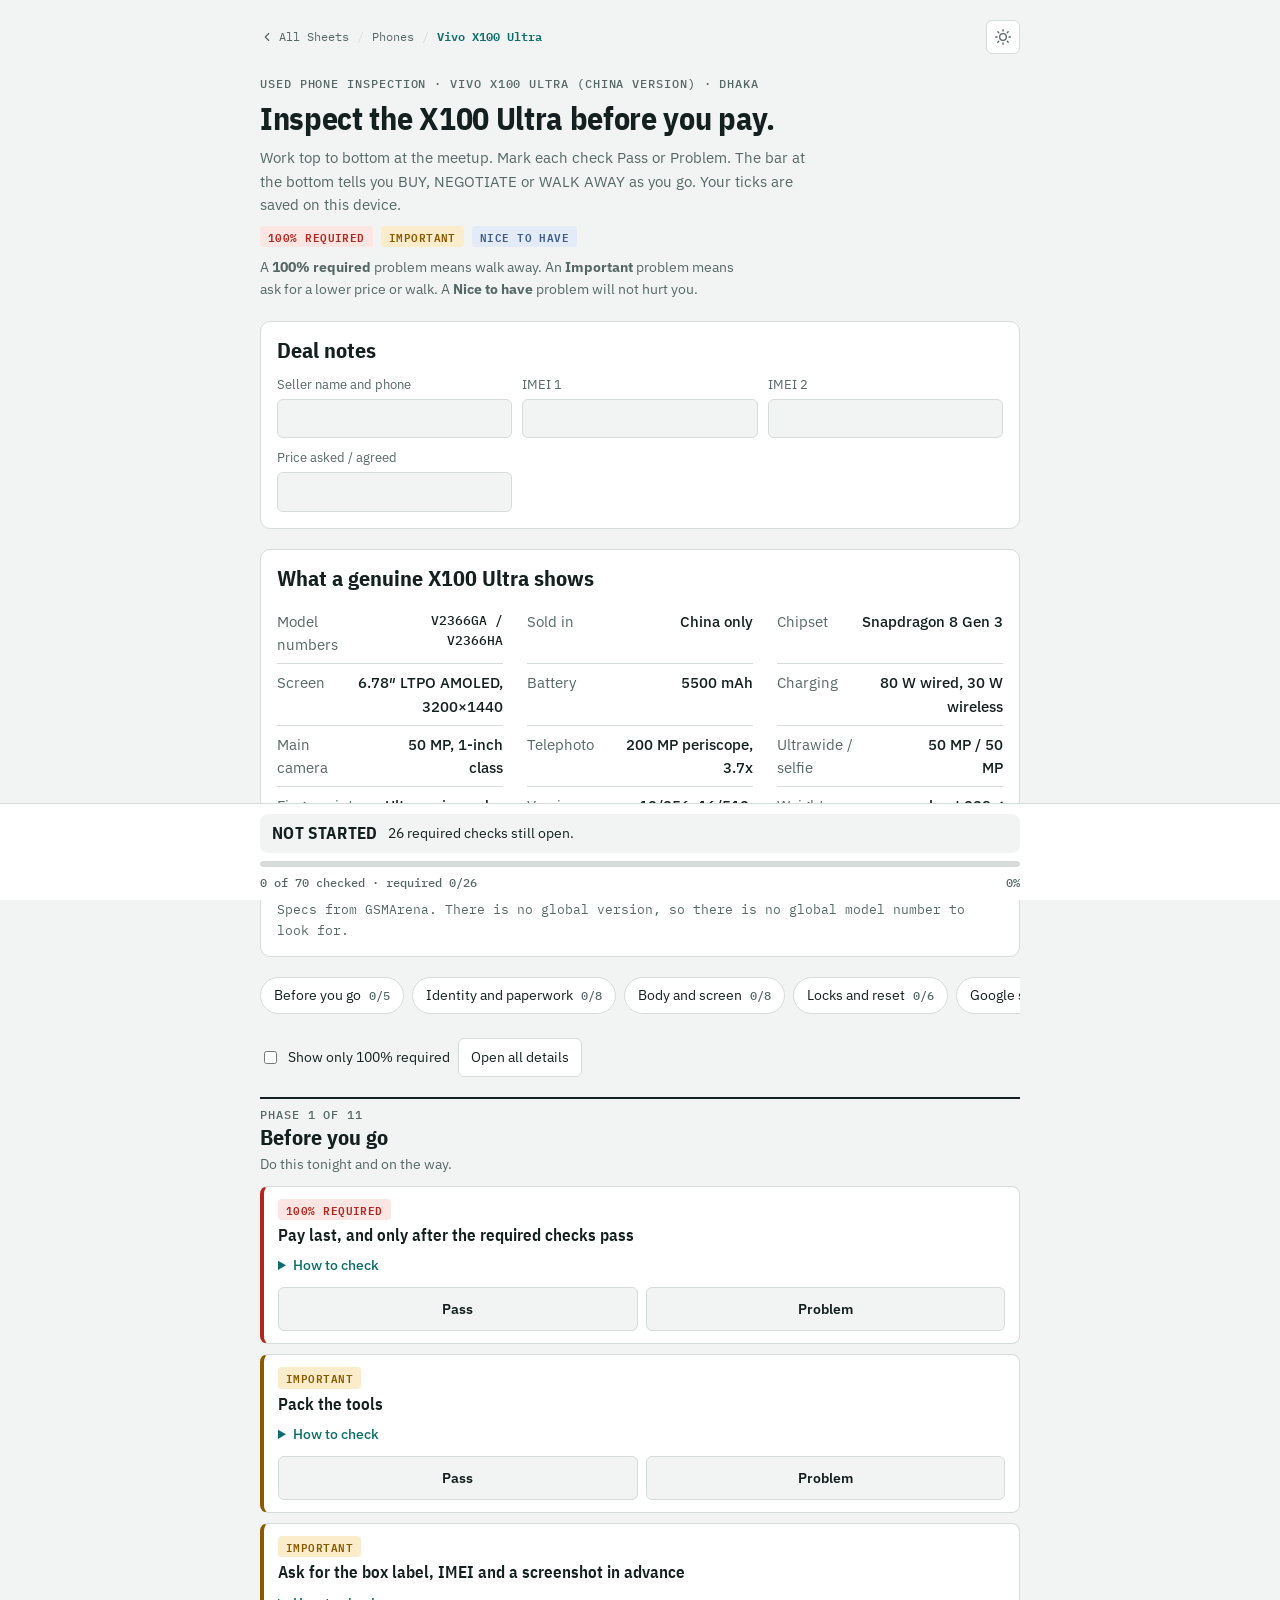
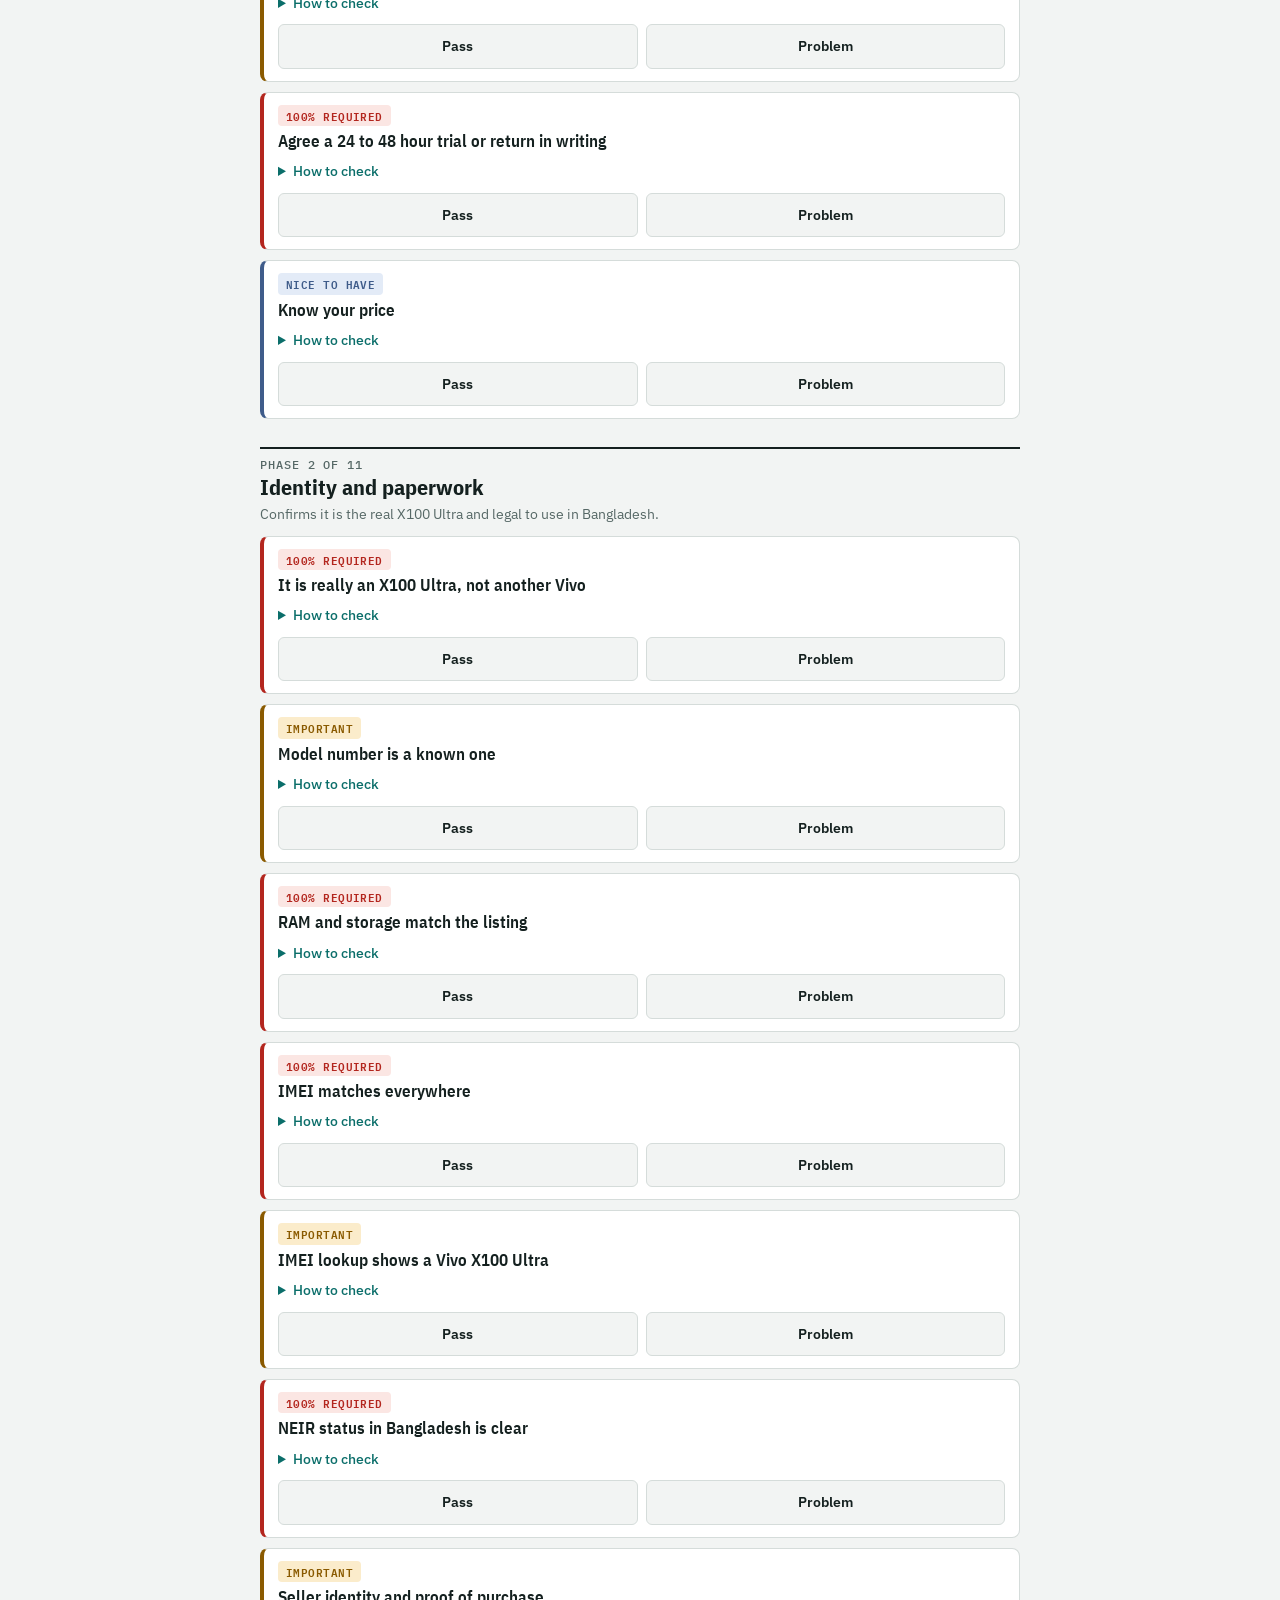
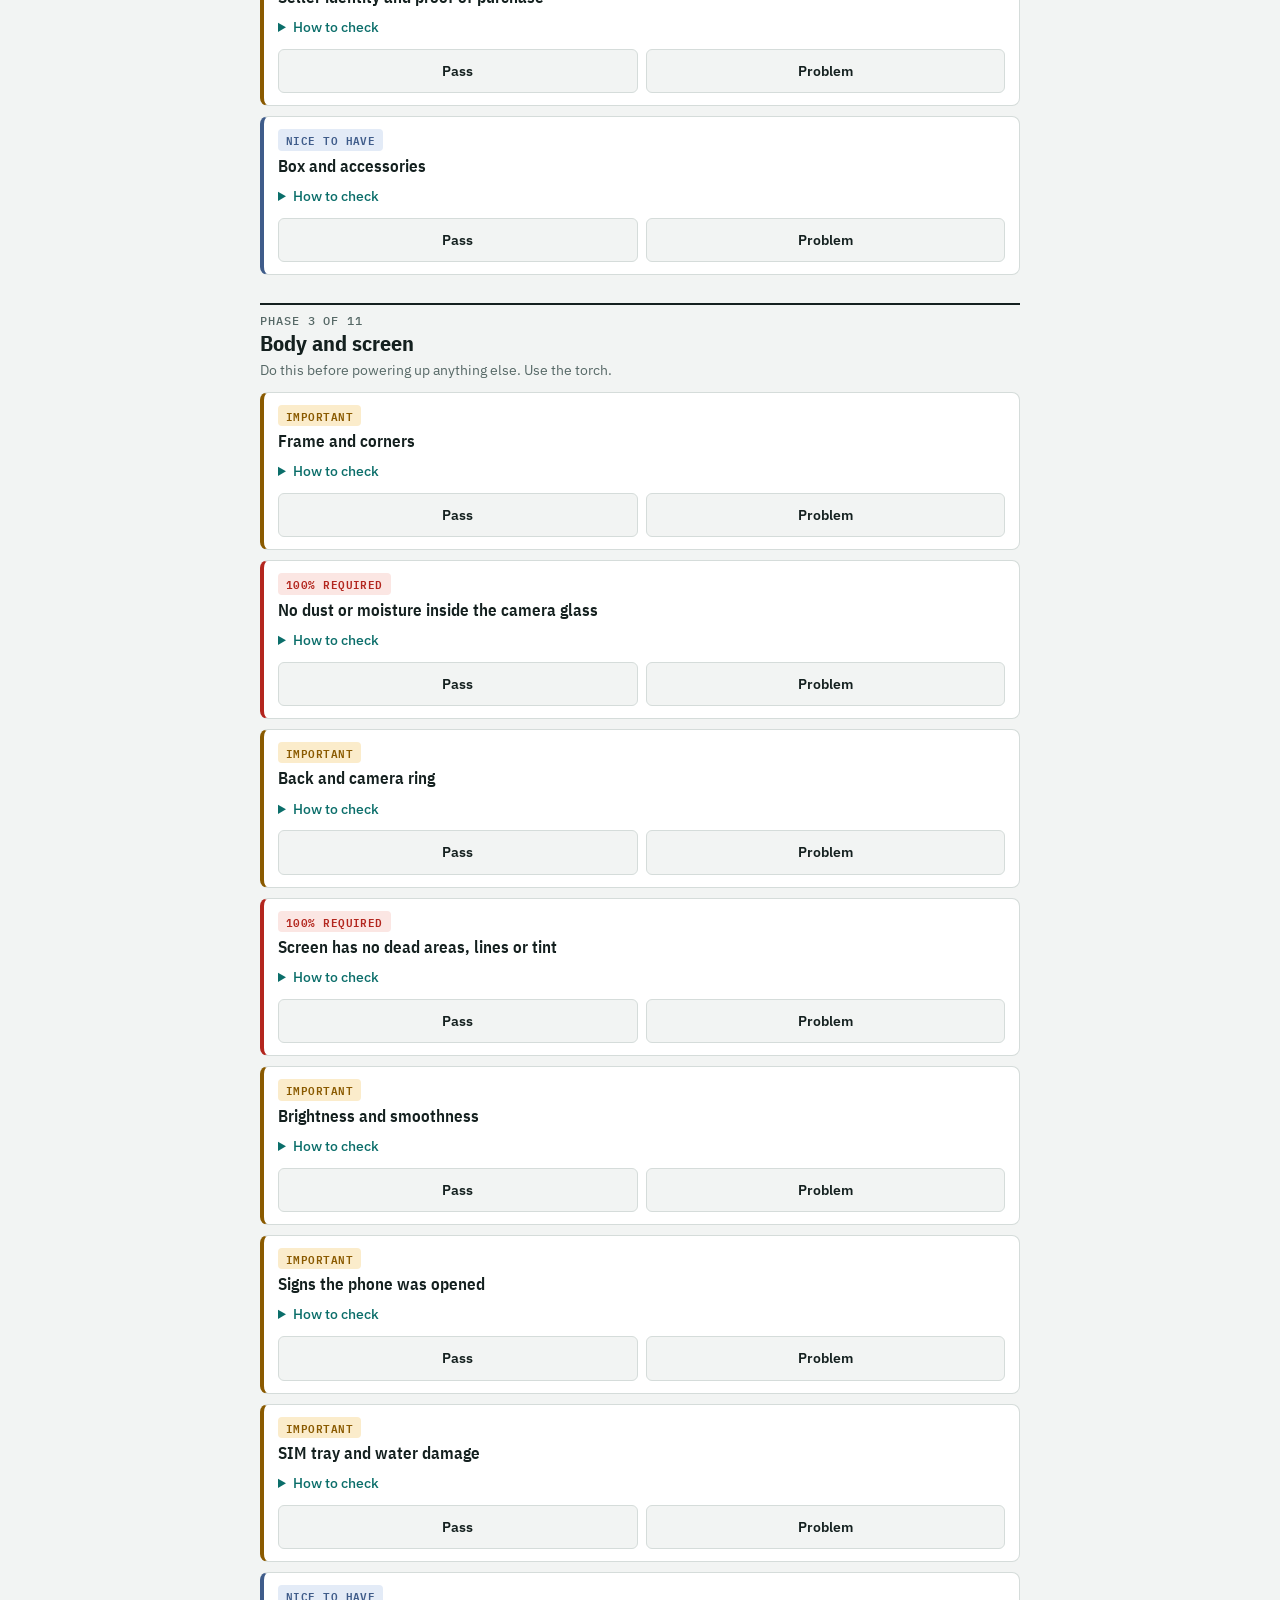
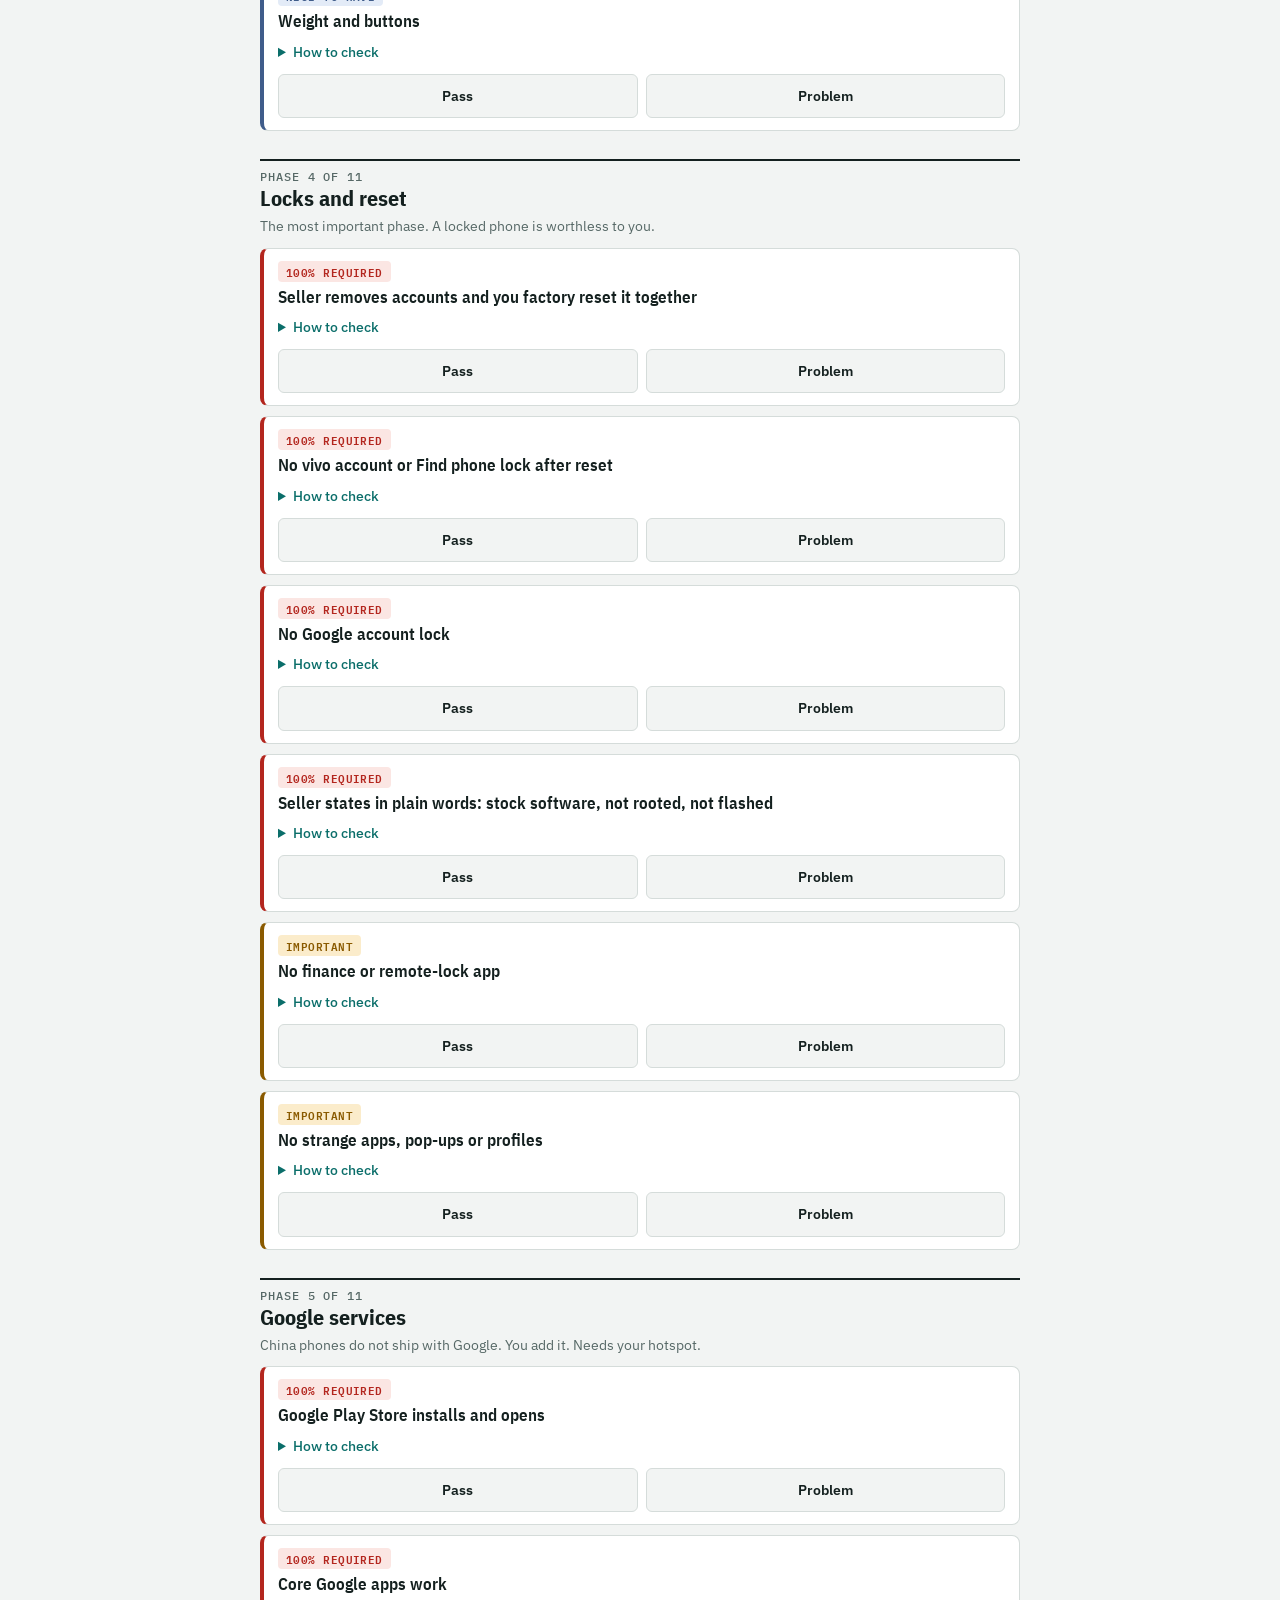
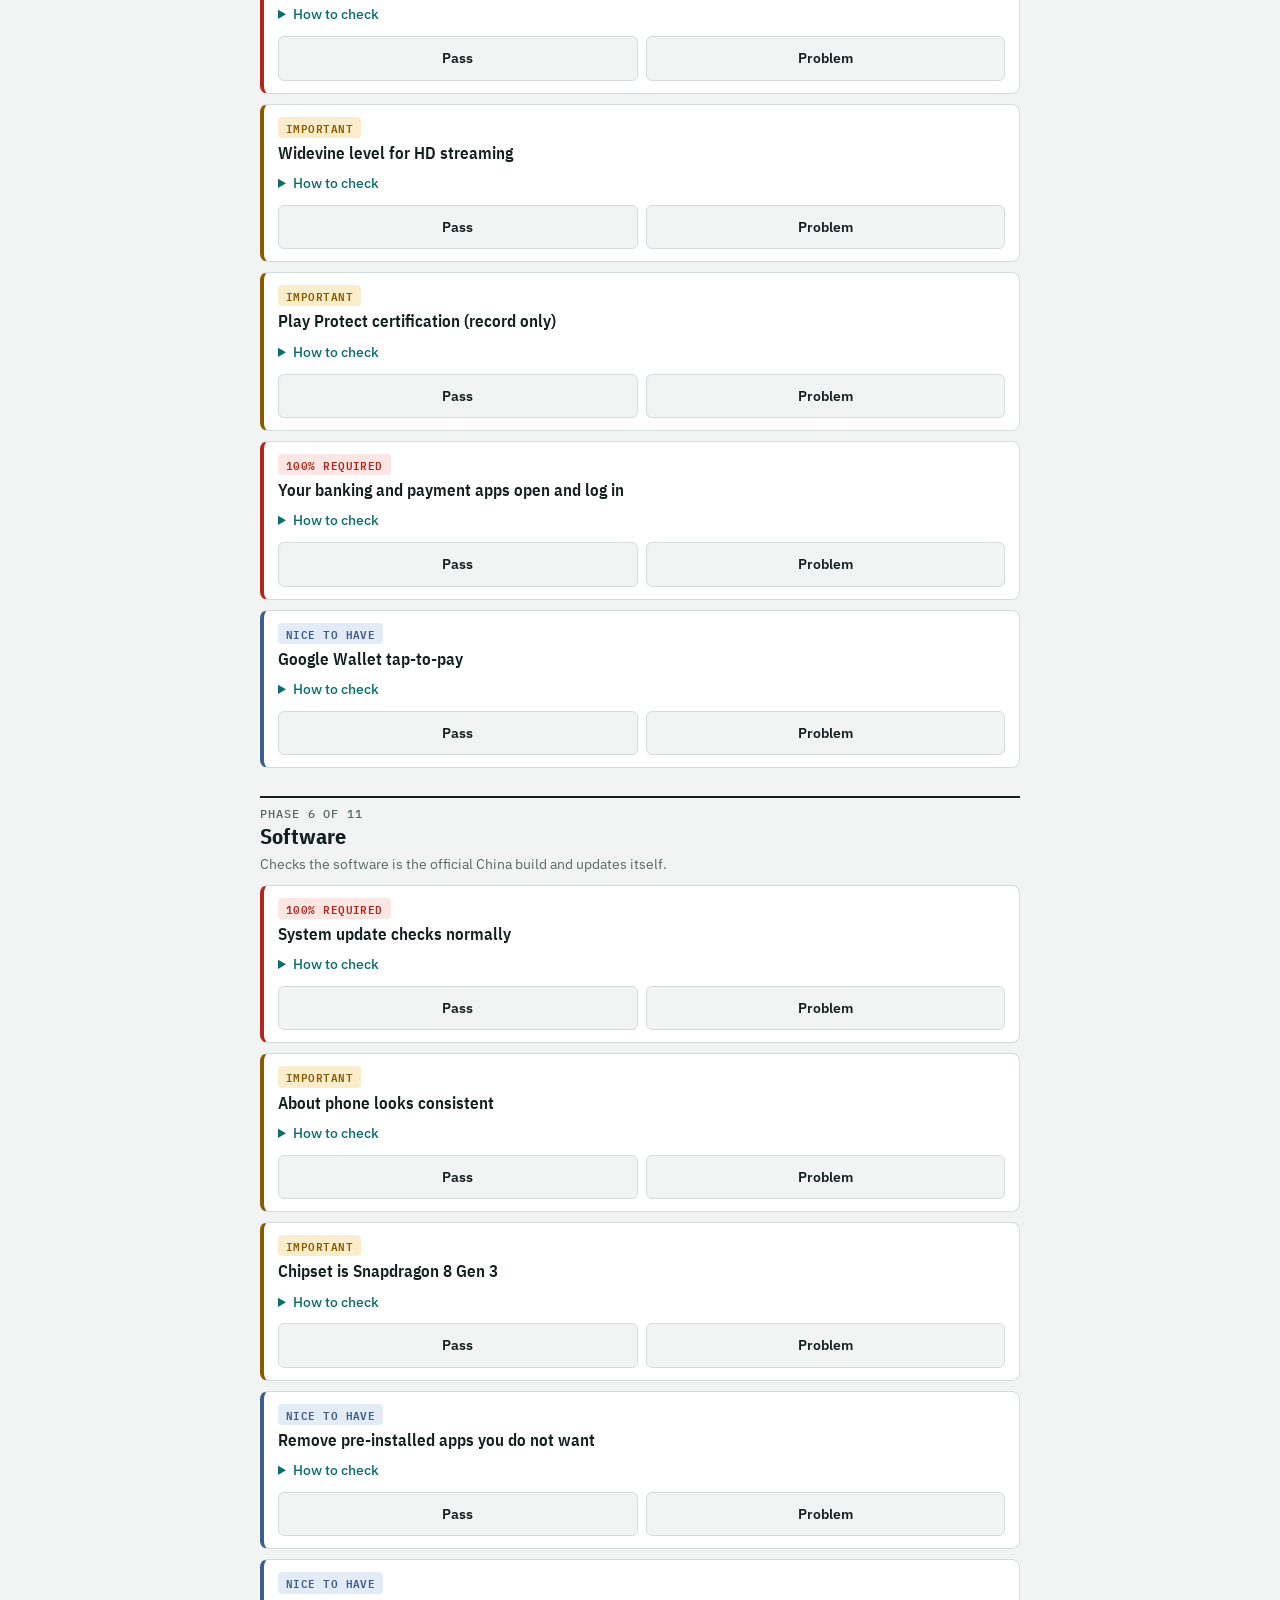
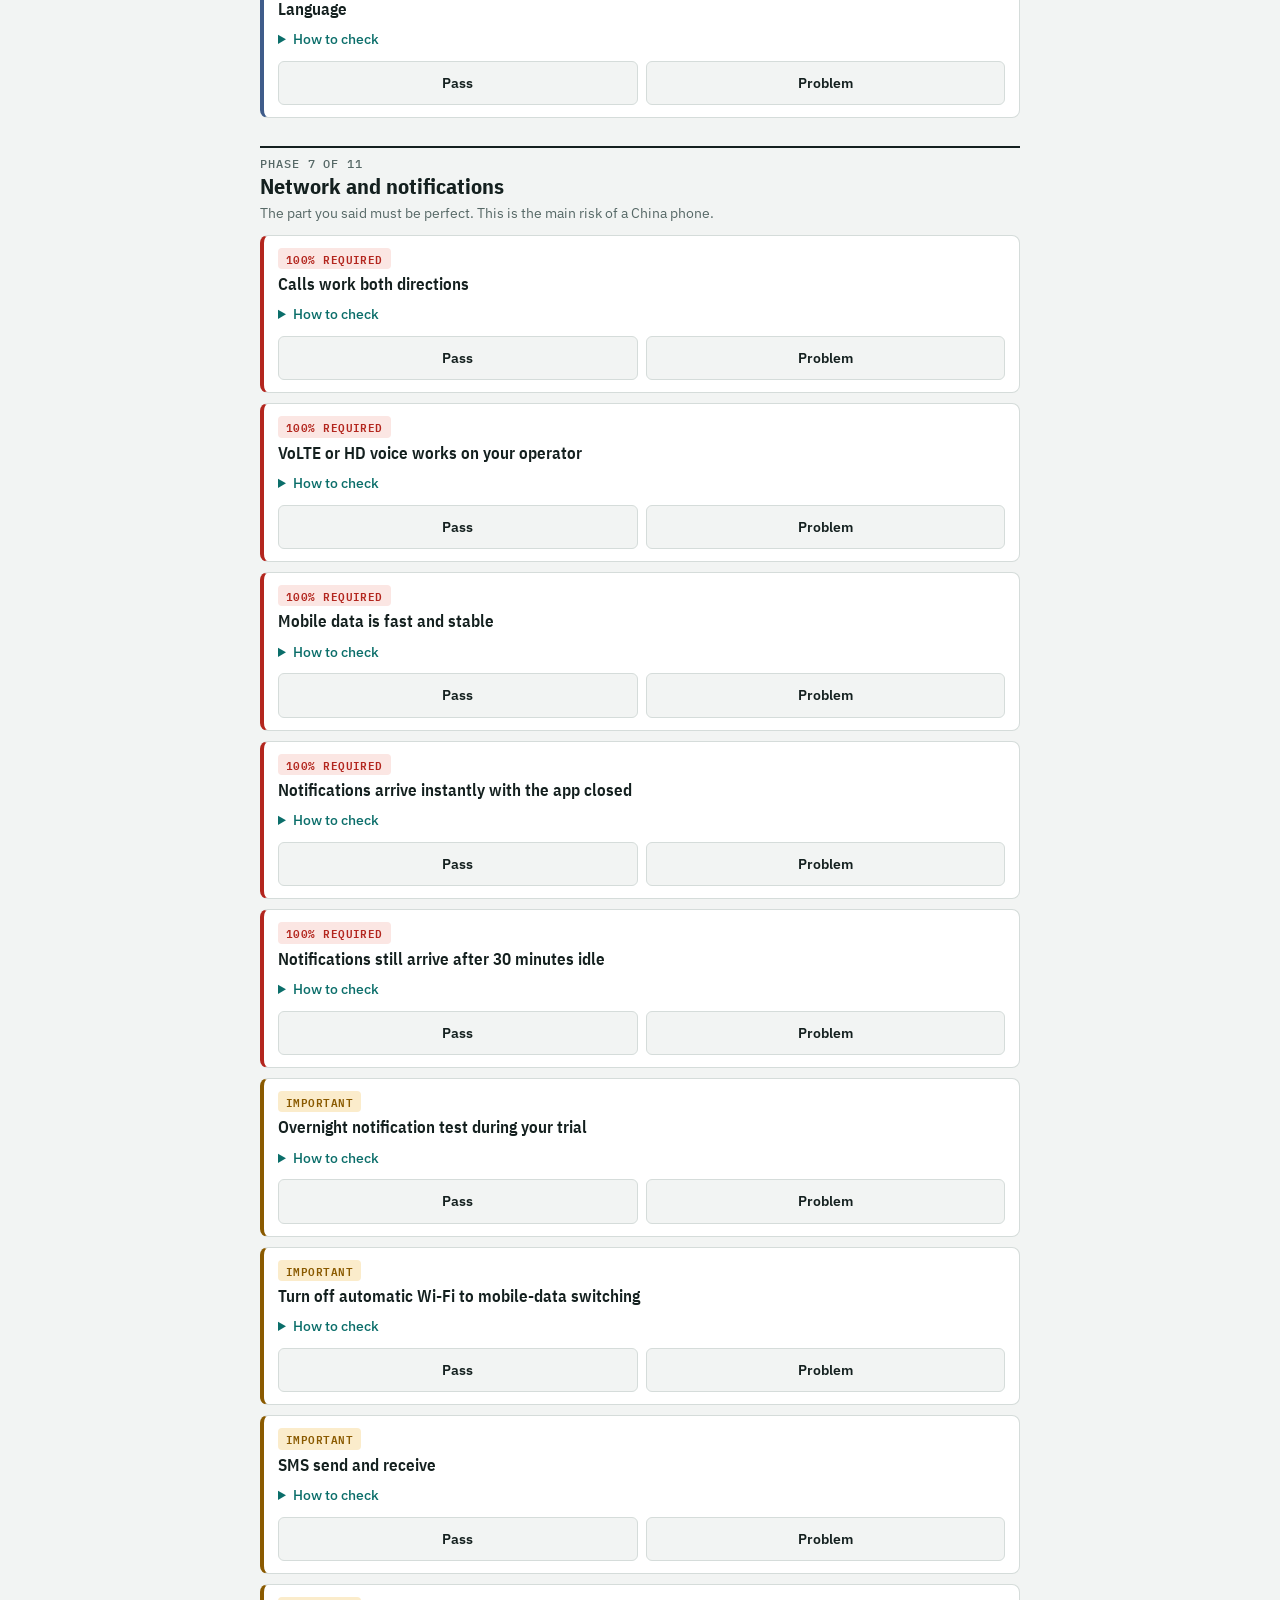
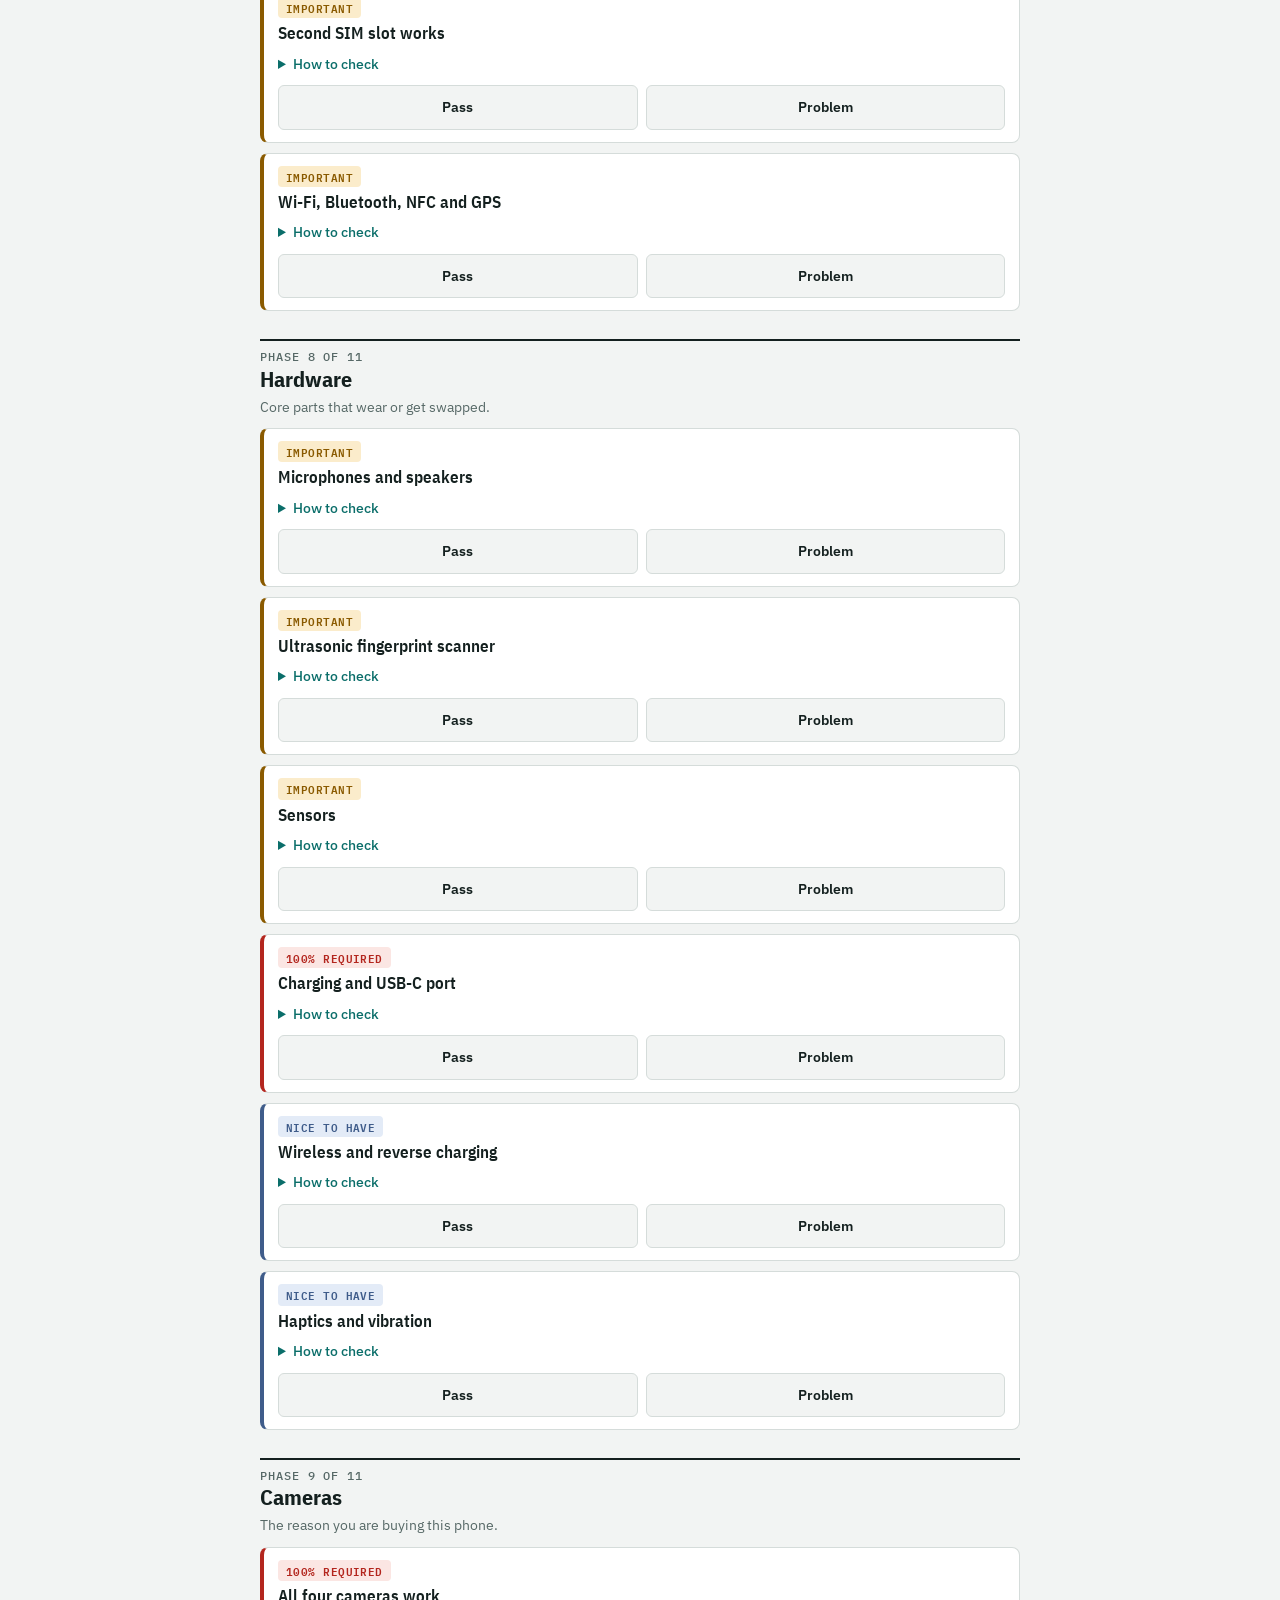
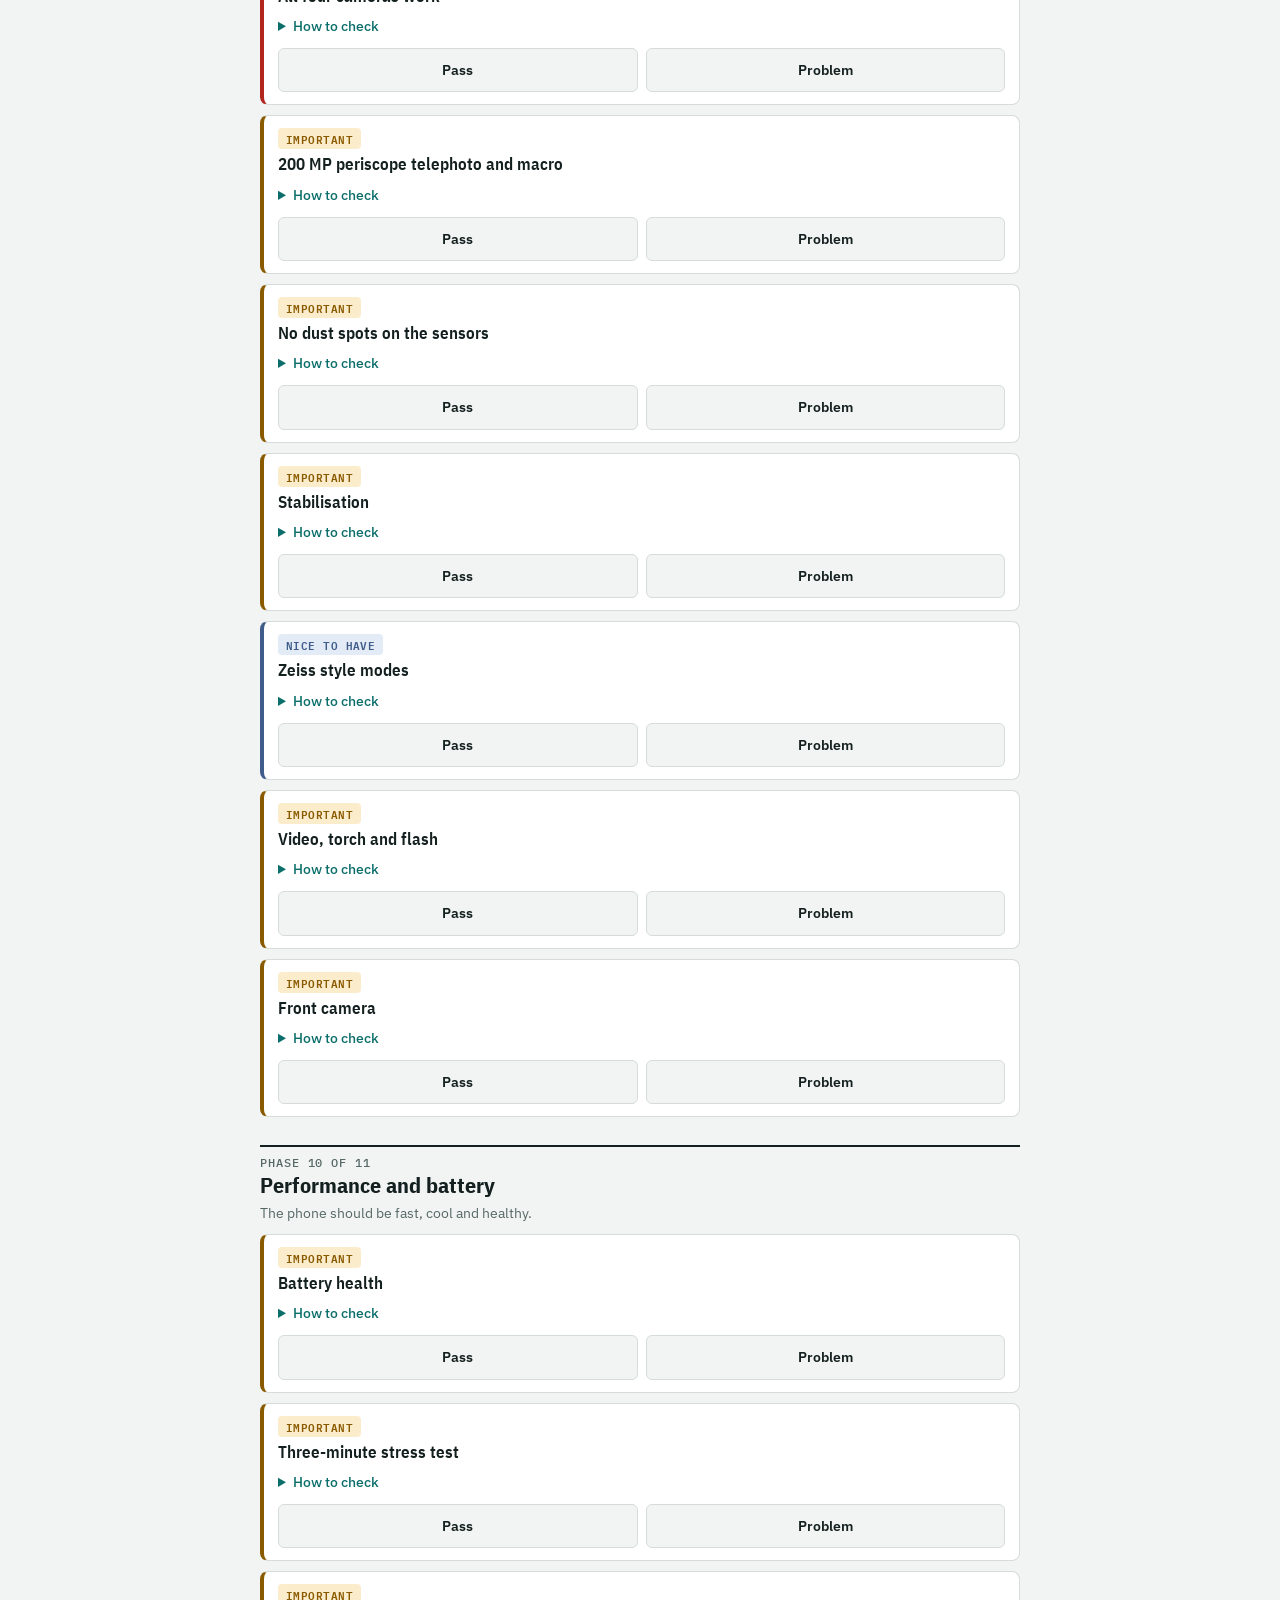
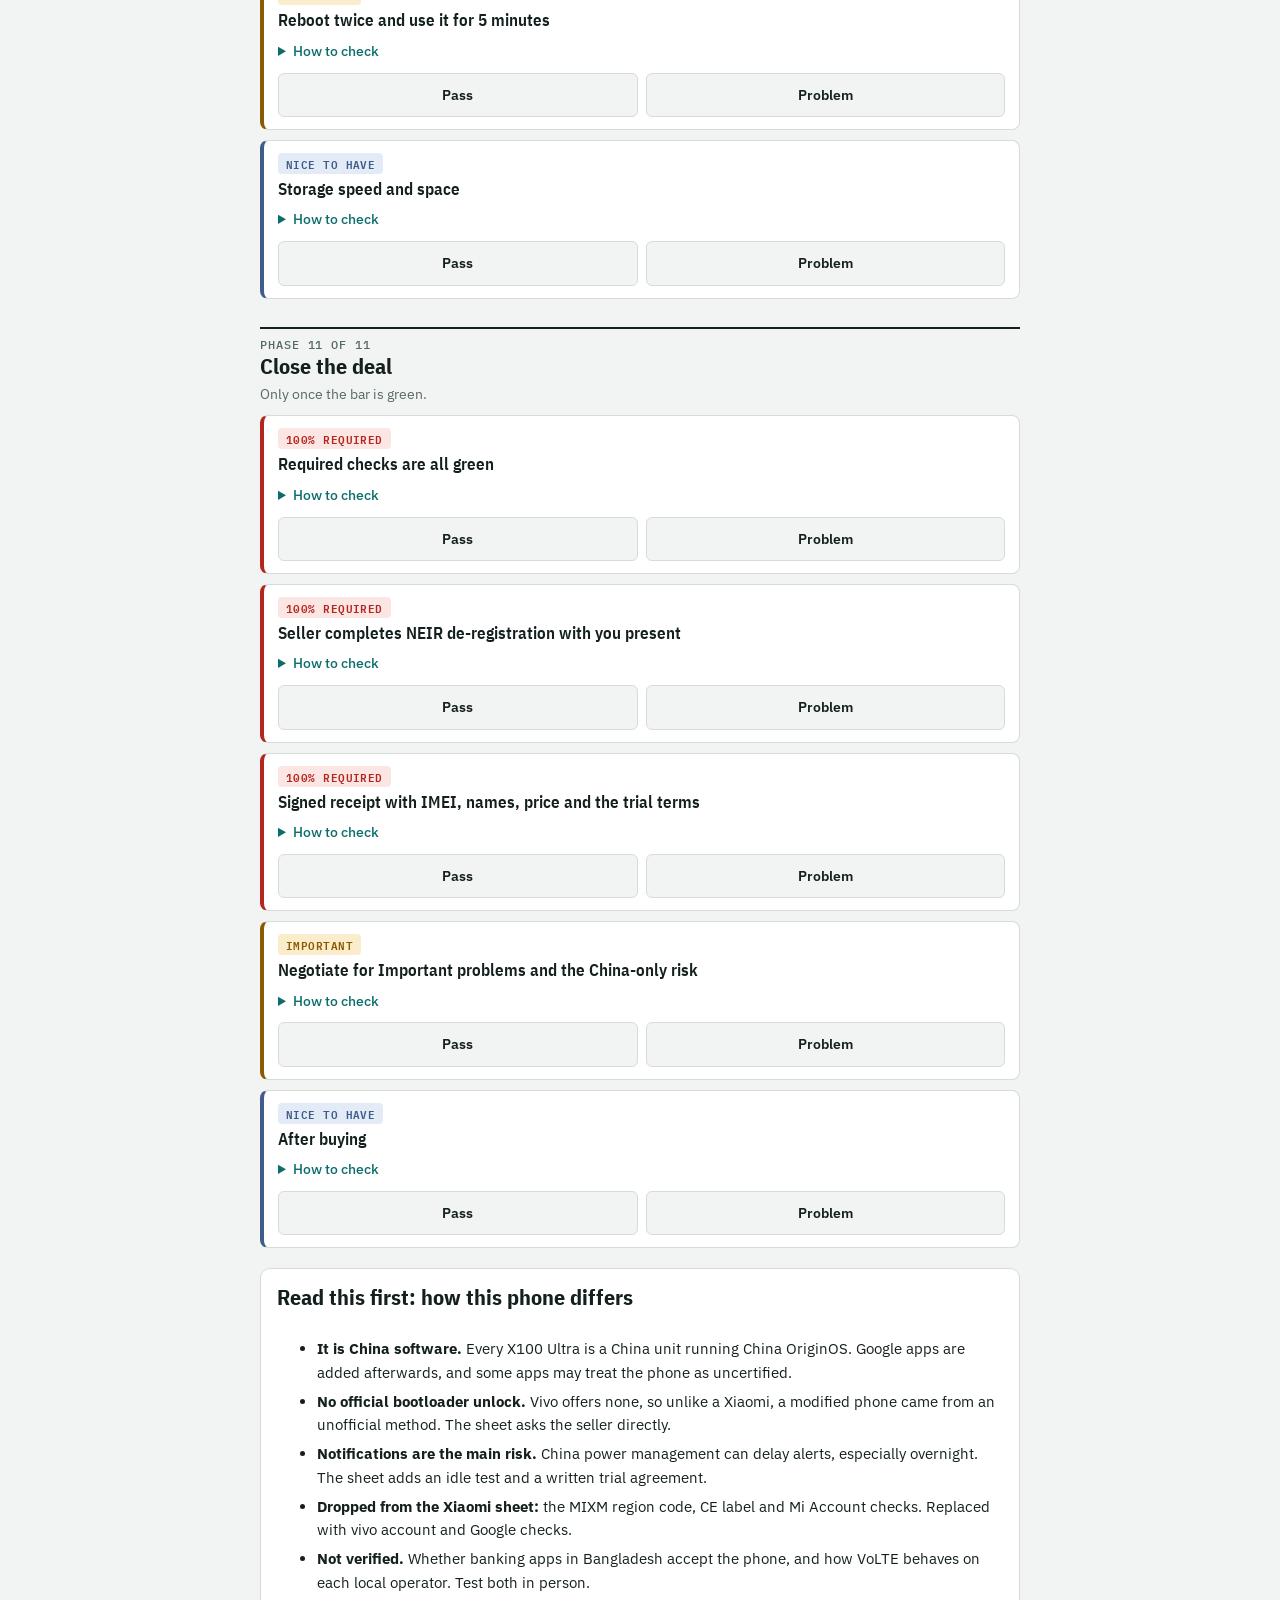
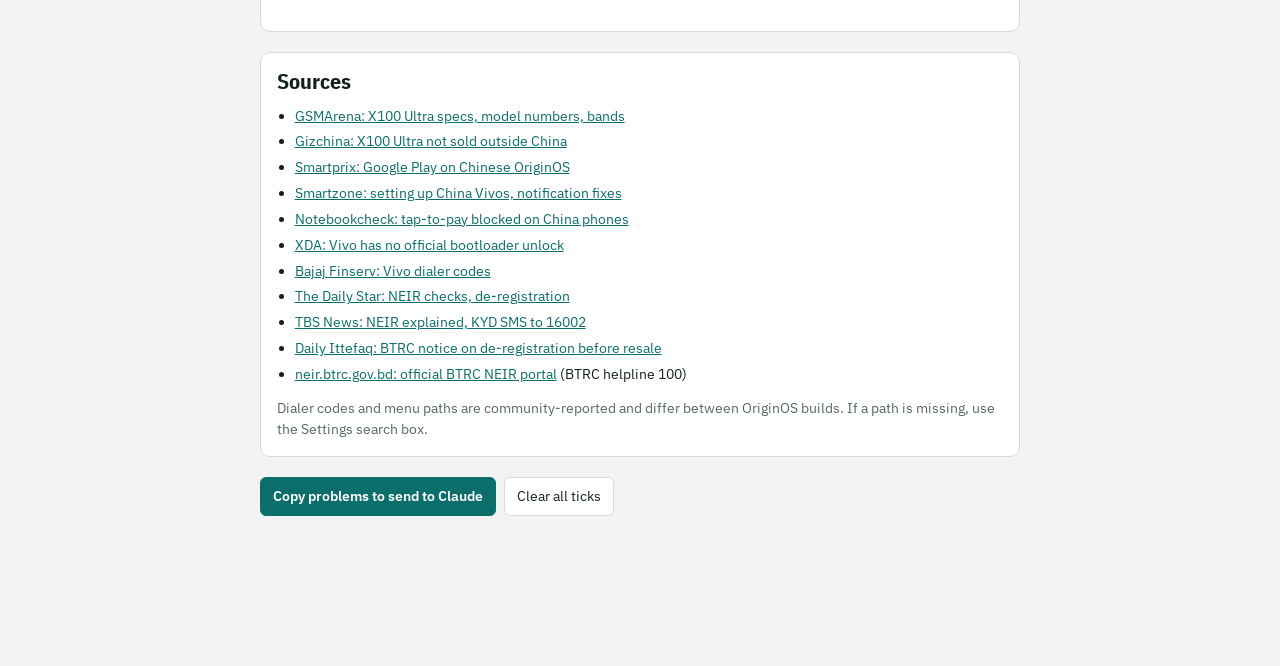
<file: phones/vivo/vivo-x100-ultra-inspection-sheet.html>
<!doctype html>
<html lang="en">
<head>
  <meta charset="utf-8">
  <meta name="viewport" content="width=device-width,initial-scale=1,viewport-fit=cover">
  <title>Vivo X100 Ultra Inspection Sheet · Buy Second Hand Products</title>
  <meta name="description" content="Field-tested pre-purchase inspection checklist for second-hand Vivo X100 Ultra. Complete pass/fail checks for Zeiss 200MP camera, OriginOS China software, display, ultrasonic fingerprint, and NEIR de-registration.">
  <script>(function(){var t=localStorage.getItem('product-inspection-theme')||localStorage.getItem('hub-theme')||(window.matchMedia&&window.matchMedia('(prefers-color-scheme: light)').matches?'light':'dark');document.documentElement.setAttribute('data-theme',t);})();</script>
  <link rel="icon" href="data:image/svg+xml,<svg xmlns='http://www.w3.org/2000/svg' viewBox='0 0 24 24' fill='none' stroke='%234fc7bf' stroke-width='2' stroke-linecap='round' stroke-linejoin='round'><path d='M9 11l3 3L22 4'/><path d='M21 12v7a2 2 0 0 1-2 2H5a2 2 0 0 1-2-2V5a2 2 0 0 1 2-2h11'/></svg>">
  <meta name="claude:viewport-fit-sides" content="cover">
  <link rel="stylesheet" href="https://fonts.googleapis.com/css2?family=IBM+Plex+Mono:wght@500&family=IBM+Plex+Sans+Condensed:wght@600;700&family=IBM+Plex+Sans:wght@400;500;600&display=swap">
  <style>
  :root{
    color-scheme:light dark;
    box-sizing:border-box;
    padding-top:env(safe-area-inset-top,0px);
    padding-bottom:env(safe-area-inset-bottom,0px);
    --bg:#f2f4f3; --surface:#ffffff; --ink:#14201f; --muted:#566866; --line:#d5dcda;
    --accent:#0b6e6a; --accent-ink:#ffffff;
    --must:#b3261e; --must-bg:#fbe6e3;
    --imp:#8a5a00; --imp-bg:#fbeccb;
    --nice:#3f5c8a; --nice-bg:#e3ebf7;
    --ok:#17673a; --ok-bg:#dff3e6;
    --f-head:"IBM Plex Sans Condensed","Arial Narrow",system-ui,sans-serif;
    --f-body:"IBM Plex Sans",system-ui,-apple-system,"Segoe UI",sans-serif;
    --f-mono:"IBM Plex Mono",ui-monospace,Menlo,Consolas,monospace;
  }
  html{scroll-padding-top:env(safe-area-inset-top,0px)}
  img{max-width:100%}
  [hidden]:not([hidden=until-found i]){display:none!important}
  @media (prefers-color-scheme: dark){
    :root:not([data-theme="light"]){
      --bg:#0e1514; --surface:#162120; --ink:#e6eeec; --muted:#9bb0ad; --line:#2a3b39;
      --accent:#4fc7bf; --accent-ink:#062321;
      --must:#ff8a80; --must-bg:#3a1c19; --imp:#f2c15a; --imp-bg:#33280f;
      --nice:#9db9e8; --nice-bg:#1b2740; --ok:#6fd49a; --ok-bg:#12301f; color-scheme:dark;
    }
  }
  :root[data-theme="dark"]{
    --bg:#0e1514; --surface:#162120; --ink:#e6eeec; --muted:#9bb0ad; --line:#2a3b39;
    --accent:#4fc7bf; --accent-ink:#062321;
    --must:#ff8a80; --must-bg:#3a1c19; --imp:#f2c15a; --imp-bg:#33280f;
    --nice:#9db9e8; --nice-bg:#1b2740; --ok:#6fd49a; --ok-bg:#12301f; color-scheme:dark;
  }
  :root[data-theme="light"]{
    --bg:#f2f4f3; --surface:#ffffff; --ink:#14201f; --muted:#566866; --line:#d5dcda;
    --accent:#0b6e6a; --accent-ink:#ffffff;
    --must:#b3261e; --must-bg:#fbe6e3;
    --imp:#8a5a00; --imp-bg:#fbeccb;
    --nice:#3f5c8a; --nice-bg:#e3ebf7;
    --ok:#17673a; --ok-bg:#dff3e6;
    color-scheme:light;
  }
  *{box-sizing:border-box}
  body{
    margin:0;padding:0;background:var(--bg);color:var(--ink);
    font:400 15px/1.55 var(--f-body);
    padding-block:20px 150px;
    padding-left:max(16px,env(safe-area-inset-left,0px));
    padding-right:max(16px,env(safe-area-inset-right,0px));
  }
  .wrap{max-width:760px;margin:0 auto;display:flex;flex-direction:column;gap:20px}
  h1,h2,h3{font-family:var(--f-head);text-wrap:balance;margin:0;line-height:1.15}
  h1{font-size:2rem;font-weight:700;letter-spacing:-.01em}
  h2{font-size:1.35rem;font-weight:700}
  h3{font-size:1.05rem;font-weight:600}
  p{margin:0}
  a{color:var(--accent)}
  .eyebrow{font:500 .72rem/1 var(--f-mono);letter-spacing:.08em;text-transform:uppercase;color:var(--muted)}
  .lede{color:var(--muted);max-width:62ch}
  .mono{font-family:var(--f-mono);font-size:.88em}
  button{font:inherit;color:inherit;cursor:pointer}
  :focus-visible{outline:3px solid var(--accent);outline-offset:2px}

  .legend{display:flex;flex-wrap:wrap;gap:8px}
  .tag{font:600 .7rem/1 var(--f-mono);letter-spacing:.04em;text-transform:uppercase;padding:5px 8px;border-radius:4px;white-space:nowrap}
  .tag.m{background:var(--must-bg);color:var(--must)}
  .tag.i{background:var(--imp-bg);color:var(--imp)}
  .tag.n{background:var(--nice-bg);color:var(--nice)}

  .panel{background:var(--surface);border:1px solid var(--line);border-radius:10px;padding:16px;display:flex;flex-direction:column;gap:12px}
  .fields{display:grid;grid-template-columns:repeat(auto-fit,minmax(200px,1fr));gap:10px}
  .fields label{display:flex;flex-direction:column;gap:4px;font-size:.8rem;color:var(--muted);min-width:0}
  input[type=text],textarea{font:inherit;background:var(--bg);color:var(--ink);border:1px solid var(--line);border-radius:6px;padding:9px 10px;width:100%;min-width:0}
  textarea{resize:vertical;min-height:54px}

  .spec{display:grid;grid-template-columns:repeat(auto-fit,minmax(220px,1fr));gap:0 24px;margin:0}
  .spec div{display:flex;justify-content:space-between;gap:12px;padding:7px 0;border-bottom:1px solid var(--line)}
  .spec dt{color:var(--muted)} .spec dd{margin:0;text-align:right;font-weight:500}

  .chips{display:flex;gap:8px;overflow-x:auto;padding-bottom:4px;-webkit-overflow-scrolling:touch}
  .chips a{flex:none;text-decoration:none;color:var(--ink);background:var(--surface);border:1px solid var(--line);border-radius:999px;padding:7px 13px;font-size:.85rem;display:flex;gap:8px;align-items:center}
  .chips a b{font:500 .75rem var(--f-mono);color:var(--muted)}
  .chips a.done{border-color:var(--ok)} .chips a.done b{color:var(--ok)}
  .toolbar{display:flex;flex-wrap:wrap;gap:8px;align-items:center}
  .btn{background:var(--surface);border:1px solid var(--line);border-radius:6px;padding:8px 12px;font-size:.85rem}
  .btn.pri{background:var(--accent);color:var(--accent-ink);border-color:var(--accent);font-weight:600}
  .switch{display:flex;align-items:center;gap:8px;font-size:.85rem}

  .phase{display:flex;flex-direction:column;gap:10px;scroll-margin-top:12px}
  .phase-head{display:flex;flex-direction:column;gap:4px;padding-top:10px;border-top:2px solid var(--ink)}
  .phase-head .sub{color:var(--muted);font-size:.9rem;max-width:62ch}
  .item{background:var(--surface);border:1px solid var(--line);border-left-width:4px;border-radius:8px;padding:12px 14px;display:flex;flex-direction:column;gap:10px}
  .item.m{border-left-color:var(--must)} .item.i{border-left-color:var(--imp)} .item.n{border-left-color:var(--nice)}
  .item.st-p{background:color-mix(in srgb,var(--ok-bg) 55%,var(--surface))}
  .item.st-f{background:color-mix(in srgb,var(--must-bg) 70%,var(--surface))}
  .item-top{display:flex;flex-direction:column;gap:6px;align-items:flex-start}
  details summary{cursor:pointer;color:var(--accent);font-size:.88rem;font-weight:500}
  details .body{display:flex;flex-direction:column;gap:8px;padding-top:8px;font-size:.92rem}
  details ol,details ul{margin:0;padding-left:1.25rem;display:flex;flex-direction:column;gap:4px}
  .good{color:var(--ok)} .bad{color:var(--must)}
  .good b,.bad b{font-weight:600}
  .act{display:flex;gap:8px}
  .act button{flex:1;border:1px solid var(--line);background:var(--bg);border-radius:6px;padding:10px 8px;font-weight:600;font-size:.9rem}
  .act button[aria-pressed="true"][data-v="p"]{background:var(--ok);border-color:var(--ok);color:var(--surface)}
  .act button[aria-pressed="true"][data-v="f"]{background:var(--must);border-color:var(--must);color:var(--surface)}

  .fix li{margin-bottom:6px}
  .src ul{margin:0;padding-left:1.1rem;display:flex;flex-direction:column;gap:4px;font-size:.88rem}
  .src li{overflow-wrap:anywhere}

  .bar{position:fixed;left:0;right:0;bottom:0;z-index:20;background:var(--surface);border-top:1px solid var(--line);
    padding-top:10px;padding-bottom:calc(10px + env(safe-area-inset-bottom,0px));
    padding-left:max(16px,env(safe-area-inset-left,0px));padding-right:max(16px,env(safe-area-inset-right,0px))}
  .bar-in{max-width:760px;margin:0 auto;display:flex;flex-direction:column;gap:8px}
  .verdict{display:flex;gap:10px;align-items:center;border-radius:8px;padding:9px 12px;min-width:0}
  .verdict strong{font:700 1.05rem/1.1 var(--f-head);letter-spacing:.02em;text-transform:uppercase;flex:none}
  .verdict span{font-size:.85rem;min-width:0}
  .v-go{background:var(--ok-bg);color:var(--ok)} .v-stop{background:var(--must-bg);color:var(--must)}
  .v-wait{background:var(--bg);color:var(--ink)} .v-neg{background:var(--imp-bg);color:var(--imp)}
  .meter{height:6px;border-radius:3px;background:var(--line);overflow:hidden}
  .meter i{display:block;height:100%;width:0;background:var(--accent);transition:width .25s}
  .meter-row{display:flex;justify-content:space-between;font:500 .75rem var(--f-mono);color:var(--muted)}
  @media (prefers-reduced-motion:reduce){.meter i{transition:none}}
  @media (max-width:420px){.verdict{flex-direction:column;align-items:flex-start;gap:2px}}
  </style>
</head>
<body>

<div class="wrap">
  <nav class="hub-nav" aria-label="Breadcrumb" style="display:flex;align-items:center;justify-content:space-between;gap:8px;padding-bottom:4px">
    <div style="display:flex;align-items:center;gap:8px;font-family:var(--f-mono);font-size:.78rem">
      <a href="../../index.html" style="display:inline-flex;align-items:center;gap:5px;color:var(--muted);text-decoration:none;transition:color .15s" title="Back to All Inspection Sheets">
        <svg width="14" height="14" viewBox="0 0 24 24" fill="none" stroke="currentColor" stroke-width="2" stroke-linecap="round" stroke-linejoin="round"><path d="m15 18-6-6 6-6"/></svg>
        All Sheets
      </a>
      <span style="color:var(--line)">/</span>
      <span style="color:var(--muted)">Phones</span>
      <span style="color:var(--line)">/</span>
      <span style="color:var(--accent);font-weight:600">Vivo X100 Ultra</span>
    </div>

    <button type="button" id="theme-toggle" class="btn" title="Toggle Light/Dark Theme" aria-label="Toggle theme" style="display:inline-flex;align-items:center;justify-content:center;width:34px;height:34px;padding:0;border-radius:6px;background:var(--surface);border:1px solid var(--line);color:var(--muted);cursor:pointer">
      <svg id="theme-icon-moon" width="16" height="16" viewBox="0 0 24 24" fill="none" stroke="currentColor" stroke-width="2" stroke-linecap="round" stroke-linejoin="round">
        <path d="M21 12.79A9 9 0 1 1 11.21 3 7 7 0 0 0 21 12.79z"/>
      </svg>
      <svg id="theme-icon-sun" width="16" height="16" viewBox="0 0 24 24" fill="none" stroke="currentColor" stroke-width="2" stroke-linecap="round" stroke-linejoin="round" style="display:none">
        <circle cx="12" cy="12" r="5"/>
        <line x1="12" y1="1" x2="12" y2="3"/>
        <line x1="12" y1="21" x2="12" y2="23"/>
        <line x1="4.22" y1="4.22" x2="5.64" y2="5.64"/>
        <line x1="18.36" y1="18.36" x2="19.78" y2="19.78"/>
        <line x1="1" y1="12" x2="3" y2="12"/>
        <line x1="21" y1="12" x2="23" y2="12"/>
        <line x1="4.22" y1="19.78" x2="5.64" y2="18.36"/>
        <line x1="18.36" y1="5.64" x2="19.78" y2="4.22"/>
      </svg>
    </button>
  </nav>

  <header style="display:flex;flex-direction:column;gap:10px">
    <p class="eyebrow">Used phone inspection · Vivo X100 Ultra (China version) · Dhaka</p>
    <h1>Inspect the X100 Ultra before you pay.</h1>
    <p class="lede">Work top to bottom at the meetup. Mark each check Pass or Problem. The bar at the bottom tells you BUY, NEGOTIATE or WALK AWAY as you go. Your ticks are saved on this device.</p>
    <div class="legend">
      <span class="tag m">100% required</span><span class="tag i">Important</span><span class="tag n">Nice to have</span>
    </div>
    <p class="lede" style="font-size:.88rem">A <b>100% required</b> problem means walk away. An <b>Important</b> problem means ask for a lower price or walk. A <b>Nice to have</b> problem will not hurt you.</p>
  </header>

  <section class="panel" aria-label="Seller details">
    <h2>Deal notes</h2>
    <div class="fields">
      <label for="m-seller">Seller name and phone<input type="text" id="m-seller" data-meta="seller" autocomplete="off"></label>
      <label for="m-imei1">IMEI 1<input type="text" id="m-imei1" data-meta="imei1" inputmode="numeric" autocomplete="off"></label>
      <label for="m-imei2">IMEI 2<input type="text" id="m-imei2" data-meta="imei2" inputmode="numeric" autocomplete="off"></label>
      <label for="m-price">Price asked / agreed<input type="text" id="m-price" data-meta="price" autocomplete="off"></label>
    </div>
  </section>

  <section class="panel" aria-label="Known good values">
    <h2>What a genuine X100 Ultra shows</h2>
    <dl class="spec">
      <div><dt>Model numbers</dt><dd class="mono">V2366GA / V2366HA</dd></div>
      <div><dt>Sold in</dt><dd>China only</dd></div>
      <div><dt>Chipset</dt><dd>Snapdragon 8 Gen 3</dd></div>
      <div><dt>Screen</dt><dd>6.78″ LTPO AMOLED, 3200×1440</dd></div>
      <div><dt>Battery</dt><dd>5500 mAh</dd></div>
      <div><dt>Charging</dt><dd>80 W wired, 30 W wireless</dd></div>
      <div><dt>Main camera</dt><dd>50 MP, 1-inch class</dd></div>
      <div><dt>Telephoto</dt><dd>200 MP periscope, 3.7x</dd></div>
      <div><dt>Ultrawide / selfie</dt><dd>50 MP / 50 MP</dd></div>
      <div><dt>Fingerprint</dt><dd>Ultrasonic, under screen</dd></div>
      <div><dt>Versions</dt><dd>12/256, 16/512, 16/1TB</dd></div>
      <div><dt>Weight</dt><dd>about 229 g</dd></div>
      <div><dt>Water rating</dt><dd>IP68 / IP69</dd></div>
      <div><dt>Storage</dt><dd>UFS 4.0, no card slot</dd></div>
    </dl>
    <p class="mono" style="color:var(--muted)">Specs from GSMArena. There is no global version, so there is no global model number to look for.</p>
  </section>

  <nav class="chips" id="chips" aria-label="Phases"></nav>

  <div class="toolbar">
    <label class="switch"><input type="checkbox" id="only-must"> Show only 100% required</label>
    <button class="btn" id="open-all" type="button">Open all details</button>
  </div>

  <main id="phases" style="display:flex;flex-direction:column;gap:28px"></main>

  <section class="panel fix">
    <h2>Read this first: how this phone differs</h2>
    <ul>
      <li><b>It is China software.</b> Every X100 Ultra is a China unit running China OriginOS. Google apps are added afterwards, and some apps may treat the phone as uncertified.</li>
      <li><b>No official bootloader unlock.</b> Vivo offers none, so unlike a Xiaomi, a modified phone came from an unofficial method. The sheet asks the seller directly.</li>
      <li><b>Notifications are the main risk.</b> China power management can delay alerts, especially overnight. The sheet adds an idle test and a written trial agreement.</li>
      <li><b>Dropped from the Xiaomi sheet:</b> the MIXM region code, CE label and Mi Account checks. Replaced with vivo account and Google checks.</li>
      <li><b>Not verified.</b> Whether banking apps in Bangladesh accept the phone, and how VoLTE behaves on each local operator. Test both in person.</li>
    </ul>
  </section>

  <section class="panel src">
    <h2>Sources</h2>
    <ul>
      <li><a href="https://m.gsmarena.com/vivo_x100_ultra-12994.php" target="_blank" rel="noopener">GSMArena: X100 Ultra specs, model numbers, bands</a></li>
      <li><a href="https://www.gizchina.com/2024/05/15/vivo-x100-ultra-wont-be-launching-outside-china/" target="_blank" rel="noopener">Gizchina: X100 Ultra not sold outside China</a></li>
      <li><a href="https://us.smartprix.com/bytes/how-to-get-google-play-store-working-on-chinese-roms" target="_blank" rel="noopener">Smartprix: Google Play on Chinese OriginOS</a></li>
      <li><a href="https://www.smartzone.de/vivo-china-version-einrichten/" target="_blank" rel="noopener">Smartzone: setting up China Vivos, notification fixes</a></li>
      <li><a href="https://www.notebookcheck.net/Google-Pay-suddenly-stops-working-Major-problem-with-Chinese-phones-from-Xiaomi-Vivo-Oppo-OnePlus-and-others.1358219.0.html" target="_blank" rel="noopener">Notebookcheck: tap-to-pay blocked on China phones</a></li>
      <li><a href="https://www.xda-developers.com/vivo-unofficial-bootloader-unlock-x70-pro-plus/amp/" target="_blank" rel="noopener">XDA: Vivo has no official bootloader unlock</a></li>
      <li><a href="https://www.bajajfinserv.in/how-to-check-vivo-model-with-code" target="_blank" rel="noopener">Bajaj Finserv: Vivo dialer codes</a></li>
      <li><a href="https://www.thedailystar.net/tech-startup/news/how-check-if-your-mobile-illegal-or-not-4022981" target="_blank" rel="noopener">The Daily Star: NEIR checks, de-registration</a></li>
      <li><a href="https://www.tbsnews.net/explainer/what-national-equipment-identity-register-neir-1290026" target="_blank" rel="noopener">TBS News: NEIR explained, KYD SMS to 16002</a></li>
      <li><a href="https://en.ittefaq.com.bd/15190/no-deregistration-no-used-phone-sale-btrc" target="_blank" rel="noopener">Daily Ittefaq: BTRC notice on de-registration before resale</a></li>
      <li><a href="https://neir.btrc.gov.bd" target="_blank" rel="noopener">neir.btrc.gov.bd: official BTRC NEIR portal</a> (BTRC helpline 100)</li>
    </ul>
    <p style="font-size:.85rem;color:var(--muted)">Dialer codes and menu paths are community-reported and differ between OriginOS builds. If a path is missing, use the Settings search box.</p>
  </section>

  <div class="toolbar">
    <button class="btn pri" id="copy" type="button">Copy problems to send to Claude</button>
    <button class="btn" id="clear" type="button">Clear all ticks</button>
  </div>
  <textarea id="report" hidden readonly rows="8" aria-label="Report text"></textarea>
</div>

<div class="bar" role="status" aria-live="polite">
  <div class="bar-in">
    <div class="verdict v-wait" id="verdict"><strong id="v-title">Not started</strong><span id="v-text"></span></div>
    <div class="meter"><i id="meter"></i></div>
    <div class="meter-row"><span id="m-left">0 of 0 checked</span><span id="m-pct">0%</span></div>
  </div>
</div>

<script>
var PH=[
{id:"prep",name:"Before you go",sub:"Do this tonight and on the way.",items:[
 {id:"p1",p:"m",t:"Pay last, and only after the required checks pass",how:["Take cash or arrange the transfer, but do not hand anything over until the bar says BUY.","Meet in a lit public place, with a friend if you can."],pass:"You decide when money moves.",flag:"Seller wants money first or rushes you. Walk away."},
 {id:"p2",p:"i",t:"Pack the tools",how:["Power bank, USB-C cable, SIM ejector pin, torch, your own SIM with data, and a second phone for hotspot and test calls.","If you have one, a small kitchen scale."],pass:"Everything in the bag.",flag:"Missing items only slow you down."},
 {id:"p3",p:"i",t:"Ask for the box label, IMEI and a screenshot in advance",how:["Ask for a photo of the box label and a screenshot of Settings > About phone.","Compare model, RAM/storage and IMEI with the phone in person."],pass:"Seller sends them without fuss.",flag:"Seller refuses or sends a cropped picture."},
 {id:"p4",p:"m",t:"Agree a 24 to 48 hour trial or return in writing",how:["Notification delays on China software often show up overnight, and a short meetup cannot test that.","Ask for a written, signed return agreement if the phone fails with your SIM and apps."],pass:"Seller agrees in writing. Save a photo of it.",flag:"Seller refuses any trial. Price in the risk heavily or walk away."},
 {id:"p5",p:"n",t:"Know your price",how:["Check recent sold prices for the same RAM/storage version.","Remember it is a China-only phone with no global version, so the price should reflect that."],pass:"You have a walk-away number.",flag:""}
]},
{id:"id",name:"Identity and paperwork",sub:"Confirms it is the real X100 Ultra and legal to use in Bangladesh.",items:[
 {id:"i1",p:"m",t:"It is really an X100 Ultra, not another Vivo",how:["Settings > About phone: the name should read X100 Ultra.","Compare with the box label.","Check the rear: a large camera ring with one 200 MP periscope lens and the Zeiss marking."],pass:"X100 Ultra, with the box agreeing.",flag:"Different model name, or the box belongs to another model. Walk away."},
 {id:"i2",p:"i",t:"Model number is a known one",how:["Settings > About phone > Model number, or the box label.","GSMArena lists V2366GA and V2366HA."],pass:"One of those model numbers.",flag:"Any other number. Ask the seller to explain and tell me what it says."},
 {id:"i3",p:"m",t:"RAM and storage match the listing",how:["Real versions are 12 GB / 256 GB, 16 GB / 512 GB and 16 GB / 1 TB. UFS 4.0 and no card slot.","Check About phone and the storage screen. Also dial *#09# if it works, which shows product name, IMEI and RAM/ROM on some Vivo builds."],pass:"Exact match with what you pay for.",flag:"Less RAM or storage than advertised. Walk away or reprice."},
 {id:"i4",p:"m",t:"IMEI matches everywhere",how:["Dial *#06#. You should see two IMEIs.","Compare with the box label and the Settings > About phone > Status screen.","Write IMEI 1 in Deal notes above."],pass:"All numbers identical.",flag:"Any mismatch or missing IMEI. Walk away."},
 {id:"i5",p:"i",t:"IMEI lookup shows a Vivo X100 Ultra",how:["On your own phone, enter IMEI 1 into a free IMEI lookup site such as imei.info."],pass:"Vivo, matching model.",flag:"Different brand or model. Walk away."},
 {id:"i6",p:"m",t:"NEIR status in Bangladesh is clear",how:["From your own phone send an SMS: KYD [15-digit IMEI] to 16002. Confirm the shortcode on neir.btrc.gov.bd, because rules change.","BTRC says a registered used phone must be de-registered by its owner before it is sold. Ask the seller to do it with you present, using the last four digits of the NID or passport behind the SIM.","A phone imported outside the official channel may need special registration. BTRC helpline is 100, operator care is 121."],pass:"Status is clear and the seller completes de-registration, or the phone is cleanly unregistered and you can register it.",flag:"Reply says blocked, cloned or duplicate IMEI, or the seller cannot or will not de-register. Walk away."},
 {id:"i7",p:"i",t:"Seller identity and proof of purchase",how:["Ask the seller's name and phone number and look at their NID.","Ask for the box or receipt. Note both in Deal notes."],pass:"Seller identifies themselves and has proof.",flag:"No ID, no box, odd story. A stolen phone is the risk."},
 {id:"i8",p:"n",t:"Box and accessories",how:["Original box, 80 W charger, cable, case, SIM pin.","The charger may have a China-style plug."],pass:"Complete.",flag:"Missing items are a price point only."}
]},
{id:"body",name:"Body and screen",sub:"Do this before powering up anything else. Use the torch.",items:[
 {id:"b1",p:"i",t:"Frame and corners",how:["Look at the frame, corners and the area around the USB-C port with the torch."],pass:"Light wear only.",flag:"Deep dents mean a hard drop. The camera stabilisation can be damaged."},
 {id:"b2",p:"m",t:"No dust or moisture inside the camera glass",how:["Shine the torch across the camera ring and all four lenses from different angles."],pass:"Clean, clear glass.",flag:"Fog, droplets or dust inside the glass means water got in or the module was opened. Walk away."},
 {id:"b3",p:"i",t:"Back and camera ring",how:["Check for cracks, chips and loose or crooked trim."],pass:"No cracks, evenly seated.",flag:"Cracks can let water in and cost money to fix."},
 {id:"b4",p:"m",t:"Screen has no dead areas, lines or tint",how:["Show a solid white, black, red, green and blue image full screen.","Look for lines, pink or green tint, yellow patches, spots and burn-in ghosts at low brightness.","Draw slowly along the curved edges to test touch."],pass:"Even colour, no lines, touch works to the edges.",flag:"Lines, dead zones or heavy burn-in. Walk away."},
 {id:"b5",p:"i",t:"Brightness and smoothness",how:["Set brightness to maximum under bright light. The panel is rated for 3000 nits peak.","Settings > Display > refresh rate. Scroll at 120 Hz and look for stutter."],pass:"Very bright, even and smooth.",flag:"Dim, uneven or choppy panel suggests a replaced screen."},
 {id:"b6",p:"i",t:"Signs the phone was opened",how:["Look for uneven gaps, glue residue or marks around the screen edge and frame.","Look at the screws near the USB-C port, if visible."],pass:"Factory-clean seams.",flag:"Marks or damaged screws mean a repair. Ask what was replaced."},
 {id:"b7",p:"i",t:"SIM tray and water damage",how:["Eject the SIM tray. It should slide out smoothly and snap back tight.","Look into the slot with the torch for corrosion or green residue.","The phone is rated IP68 and IP69 when new."],pass:"Tight tray, clean slot.",flag:"Corrosion or a loose tray means water exposure. Big discount or walk away."},
 {id:"b8",p:"n",t:"Weight and buttons",how:["The phone weighs about 229 g. A kitchen scale gives a rough check.","Power and volume buttons should click firmly."],pass:"Close to 229 g, crisp buttons.",flag:"A very different weight may mean a non-genuine or opened device."}
]},
{id:"lock",name:"Locks and reset",sub:"The most important phase. A locked phone is worthless to you.",items:[
 {id:"l1",p:"m",t:"Seller removes accounts and you factory reset it together",how:["Ask the seller to sign out of the vivo account and Google account in front of you.","Settings > System management > Backup and reset > Erase all data, or search \"reset\" in Settings. Watch them do it.","Phone reboots into the setup screen. Connect to your hotspot."],pass:"Setup screen appears normally.",flag:"Seller refuses to reset. Walk away."},
 {id:"l2",p:"m",t:"No vivo account or Find phone lock after reset",how:["Complete setup. No previous vivo account or password should be asked for.","After setup, open the Find phone setting and check it is not tied to the seller's account."],pass:"No account prompt.",flag:"Asks for the previous owner's vivo account. Walk away."},
 {id:"l3",p:"m",t:"No Google account lock",how:["After the reset, no previous Google account should be requested."],pass:"No Google verification screen.",flag:"Asks for the previous owner's Google account. Walk away."},
 {id:"l4",p:"m",t:"Seller states in plain words: stock software, not rooted, not flashed",how:["Vivo offers no official bootloader unlock, so an unlocked or modified phone came from an unofficial method.","Ask directly and note the answer in Deal notes.","Check Settings > System update works (see Software phase)."],pass:"Stock OriginOS, update check works, answers are clear.",flag:"Seller says it was unlocked, rooted or flashed, or avoids the question. Walk away or price in heavily."},
 {id:"l5",p:"i",t:"No finance or remote-lock app",how:["Search \"device admin\" in Settings and open the device admin apps list.","Scan the full app list for lock controller or finance apps."],pass:"None found.",flag:"A lock controller means the phone can be locked if payments were missed. Walk away."},
 {id:"l6",p:"i",t:"No strange apps, pop-ups or profiles",how:["Scroll the full app list. Watch for adware or unknown installers.","Check Settings for any management profile."],pass:"Only vivo and Google apps you recognise.",flag:"Unknown apps or pop-ups."}
]},
{id:"google",name:"Google services",sub:"China phones do not ship with Google. You add it. Needs your hotspot.",items:[
 {id:"g1",p:"m",t:"Google Play Store installs and opens",how:["Try Settings > More connections > Android Auto > Google Basic Service Management > Download now.","If that is missing, search the vivo app store for \"Google Installer\" or \"Google Play Store\".","Add your Google account under Settings > Accounts. Menu names vary by OriginOS version."],pass:"Play Store opens, you sign in and install an app.",flag:"Cannot install Google services at all. Walk away."},
 {id:"g2",p:"m",t:"Core Google apps work",how:["Install Gmail, YouTube, Maps and Google Photos. Sign in and use each for a minute.","Send a test email."],pass:"All four work normally.",flag:"Crashes or sign-in errors."},
 {id:"g3",p:"i",t:"Widevine level for HD streaming",how:["Install the free app DRM Info and read Widevine.","Then open Netflix or YouTube and play an HD video."],pass:"L1 and HD plays. Other reports say streaming works on China Vivos.",flag:"L3 means low-quality streaming."},
 {id:"g4",p:"i",t:"Play Protect certification (record only)",how:["Play Store > profile > Settings > About > Play Protect certification.","Note the result in Deal notes."],pass:"Certified is ideal.",flag:"Not certified is common on China phones. Some apps may refuse the phone. Price it in."},
 {id:"g5",p:"m",t:"Your banking and payment apps open and log in",how:["Install your own bank app, bKash and Nagad and log in.","If the app asks for a code sent to your SIM, that tests the network at the same time."],pass:"All your apps run.",flag:"An app you need refuses to run. Walk away."},
 {id:"g6",p:"n",t:"Google Wallet tap-to-pay",how:["Notebookcheck reported that a Google Play Services update disabled tap-to-pay on China-version phones including the X100 Ultra, later reported solved \"for now\".","Add a card only if you plan to use it."],pass:"Works, or you do not need it.",flag:"Blocked. Not a problem if you pay with other apps."}
]},
{id:"rom",name:"Software",sub:"Checks the software is the official China build and updates itself.",items:[
 {id:"r1",p:"m",t:"System update checks normally",how:["Settings > System update > check for updates."],pass:"Checks without error and says up to date or offers an update.",flag:"Error or no result. The software may be modified. Walk away."},
 {id:"r2",p:"i",t:"About phone looks consistent",how:["Check the model name, RAM, storage and software version fields.","Take a photo of the screen for Deal notes."],pass:"Normal values.",flag:"Blank, odd or non-Vivo values."},
 {id:"r3",p:"i",t:"Chipset is Snapdragon 8 Gen 3",how:["Open DevCheck or CPU-Z and read the SoC."],pass:"Snapdragon 8 Gen 3.",flag:"Any other chip. Walk away."},
 {id:"r4",p:"n",t:"Remove pre-installed apps you do not want",how:["China phones include apps you may not need. Disable or uninstall what the system allows."],pass:"App list is tidy.",flag:"Apps that cannot be removed and show ads."},
 {id:"r5",p:"n",t:"Language",how:["Settings > System > Language. Switch to English and check the menus are readable."],pass:"English works fully.",flag:"Some Chinese-only screens are normal."}
]},
{id:"net",name:"Network and notifications",sub:"The part you said must be perfect. This is the main risk of a China phone.",items:[
 {id:"n1",p:"m",t:"Calls work both directions",how:["Insert your SIM. Turn off Wi-Fi.","Call your second phone for a minute, then call back from it.","Check you can hear clearly and the other side hears you."],pass:"Clear audio both ways.",flag:"No signal, dropped call or one-way audio. Walk away."},
 {id:"n2",p:"m",t:"VoLTE or HD voice works on your operator",how:["Look for an HD or VoLTE icon during a call, or check Settings > Mobile network > your SIM.","Try with a second operator SIM if the seller has one."],pass:"Calls connect on 4G and sound clear.",flag:"Calls fail on 4G or the phone falls back to poor quality. China phones can have carrier-profile gaps. Walk away."},
 {id:"n3",p:"m",t:"Mobile data is fast and stable",how:["Load sites and play video on mobile data only.","Run a speed test and compare with your current phone on the same SIM.","The 4G band list includes 1, 3, 5, 7, 8, 40 and 41. Check which your operator uses."],pass:"Similar or better than your current phone.",flag:"Much slower or constantly drops. Walk away."},
 {id:"n4",p:"m",t:"Notifications arrive instantly with the app closed",how:["Install WhatsApp and Messenger. Close both and lock the screen.","For each app: App info > Permissions, allow all the notification-related ones. Under Battery, allow high background power use, and lock the app in the recent-apps list.","Message from your other phone and also send a Gmail. Repeat three times."],pass:"Sound and banner within seconds each time.",flag:"Late or missing alerts after the settings are fixed. Walk away."},
 {id:"n5",p:"m",t:"Notifications still arrive after 30 minutes idle",how:["Lock the phone, leave it, and message it after 30 to 60 minutes on mobile data.","Vivo power management can block alerts after a long idle period."],pass:"Arrive within seconds.",flag:"Arrive late or only when you pick up the phone."},
 {id:"n6",p:"i",t:"Overnight notification test during your trial",how:["Leave the phone on with the settings above and mobile data on.","Send messages in the morning and check alert times."],pass:"Notifications appear on time.",flag:"Delays. A guide says removing the power-saving app via ADB may help, but commenters said it did not work on the X100 Ultra. Use your return agreement."},
 {id:"n7",p:"i",t:"Turn off automatic Wi-Fi to mobile-data switching",how:["Settings > WLAN > Wi-Fi network assistant, if present, and switch off the automatic data fallback."],pass:"Off.",flag:""},
 {id:"n8",p:"i",t:"SMS send and receive",how:["Send an SMS to your second phone and back."],pass:"Both work.",flag:"One direction fails."},
 {id:"n9",p:"i",t:"Second SIM slot works",how:["Move your SIM to slot 2 or insert both."],pass:"Network found in both.",flag:"Slot 2 dead. Discount if you need dual SIM."},
 {id:"n10",p:"i",t:"Wi-Fi, Bluetooth, NFC and GPS",how:["Join Wi-Fi and run a speed test.","Pair earbuds and play audio.","Turn on NFC.","Open Maps outdoors and wait for a location fix."],pass:"All four work.",flag:"Any fails."}
]},
{id:"hw",name:"Hardware",sub:"Core parts that wear or get swapped.",items:[
 {id:"h1",p:"i",t:"Microphones and speakers",how:["Record a voice note and play it back loudly.","Cover the bottom mic and speak, then the top mic.","Play music and listen to both speakers."],pass:"Clear recording, stereo sound, no crackle.",flag:"Muffled mic or crackling speaker."},
 {id:"h2",p:"i",t:"Ultrasonic fingerprint scanner",how:["Settings > Fingerprint. Register your thumb.","Unlock 10 times in a row, then try with a slightly damp finger.","GSMArena lists an under-display ultrasonic scanner. One XDA report says an unofficial bootloader unlock disabled the fingerprint on a Vivo, so a working scanner is a mild good sign."],pass:"Fast, reliable unlock.",flag:"Fails often. It may be a replaced screen."},
 {id:"h3",p:"i",t:"Sensors",how:["Hold the phone to your ear during a call. The screen should turn off.","Rotate the phone and check auto-rotate.","Open a compass app and move the phone in a figure eight."],pass:"All respond.",flag:"Screen stays on during calls, or compass stuck."},
 {id:"h4",p:"m",t:"Charging and USB-C port",how:["Plug in with your power bank and cable. It should charge.","Gently wiggle the plug. Charging should not drop.","Try the original 80 W charger if the seller has it and check the screen shows fast charging."],pass:"Charges steadily.",flag:"Does not charge or drops when wiggled. Walk away."},
 {id:"h5",p:"n",t:"Wireless and reverse charging",how:["Place it on a Qi charger. The phone supports 30 W wireless and reverse charging."],pass:"Charges.",flag:"Not a deal-breaker."},
 {id:"h6",p:"n",t:"Haptics and vibration",how:["Type on the keyboard with haptics on and trigger a ringtone vibration."],pass:"Strong, tight vibration.",flag:"Weak or rattly."}
]},
{id:"cam",name:"Cameras",sub:"The reason you are buying this phone.",items:[
 {id:"c1",p:"m",t:"All four cameras work",how:["Open Camera. Switch through ultrawide, main, telephoto and the front camera.","Each should focus and show a sharp, clean image.","Check for a black screen or a camera error."],pass:"All four show a clean image.",flag:"Any camera black, blurry or erroring. Walk away."},
 {id:"c2",p:"i",t:"200 MP periscope telephoto and macro",how:["Zoom to the telephoto lens, about 3.7x optical, and shoot a distant sign.","Try the close-up macro mode on the telephoto lens.","Take a photo in the 200 MP mode if available."],pass:"Sharp, quick focus.",flag:"Constant focus hunting or soft images."},
 {id:"c3",p:"i",t:"No dust spots on the sensors",how:["Point at a plain white wall or the sky and check each lens for dark blotches."],pass:"Even surface.",flag:"Fixed dark spots mean dust inside."},
 {id:"c4",p:"i",t:"Stabilisation",how:["Record video while walking and while shaking gently. Picture should stay smooth.","Listen near the camera for a loud clacking sound. A small rattle is normal."],pass:"Smooth video, quiet module.",flag:"Loud clacking means damaged stabilisation."},
 {id:"c5",p:"n",t:"Zeiss style modes",how:["Try the Zeiss portrait and style modes on a face in mixed light."],pass:"Natural skin tones.",flag:"Style differences are not faults."},
 {id:"c6",p:"i",t:"Video, torch and flash",how:["Record 30 seconds of 4K video with sound.","Switch on the flashlight and take a flash photo."],pass:"Records with sound and plays back.",flag:"No audio or crashes."},
 {id:"c7",p:"i",t:"Front camera",how:["Take a selfie and a short selfie video."],pass:"Sharp, no marks.",flag:"Blurry or errors."}
]},
{id:"perf",name:"Performance and battery",sub:"The phone should be fast, cool and healthy.",items:[
 {id:"f1",p:"i",t:"Battery health",how:["Look for any battery health reading in Settings > Battery, or use DevCheck or AccuBattery.","Ask how old the phone is and how it was charged. The cell is 5500 mAh."],pass:"Reasonable capacity for its age.",flag:"Poor capacity or very fast drain."},
 {id:"f2",p:"i",t:"Three-minute stress test",how:["Run a 3D benchmark or a heavy game for 3 minutes.","Check heat and stutter."],pass:"Warm but holdable, smooth.",flag:"Too hot to hold, shutdown or heavy stutter."},
 {id:"f3",p:"i",t:"Reboot twice and use it for 5 minutes",how:["Restart twice. Open apps, scroll and switch between them."],pass:"No crashes, freezes or random reboots.",flag:"Any crash or reboot loop."},
 {id:"f4",p:"n",t:"Storage speed and space",how:["Copy a large file or record a long video."],pass:"Smooth copy.",flag:"Errors writing files."}
]},
{id:"deal",name:"Close the deal",sub:"Only once the bar is green.",items:[
 {id:"d1",p:"m",t:"Required checks are all green",how:["Look at the bar below. It must say BUY."],pass:"BUY.",flag:"WALK AWAY or still waiting."},
 {id:"d2",p:"m",t:"Seller completes NEIR de-registration with you present",how:["Watch the seller de-register on the BTRC portal or app."],pass:"Done before payment.",flag:"Seller says they will do it later. Do not pay."},
 {id:"d3",p:"m",t:"Signed receipt with IMEI, names, price and the trial terms",how:["Short note: model, IMEI 1, price, seller name and phone, date, the trial or return conditions. Both sign.","Photograph the note and the seller's ID if they allow."],pass:"Signed note on your phone.",flag:"Seller refuses to sign."},
 {id:"d4",p:"i",t:"Negotiate for Important problems and the China-only risk",how:["Use the problems you marked and the lack of a global version to ask for a lower price."],pass:"Agreed price.",flag:"No movement. Walk away."},
 {id:"d5",p:"n",t:"After buying",how:["Register the phone under your NID and SIM on NEIR.","Sign in with your own vivo account and Google account, and turn on Find phone.","Install updates and re-check notifications after a day."],pass:"Phone is yours and findable.",flag:""}
]}
];

var KEY="x100u-inspection-v1";
var S={s:{},n:{},meta:{}};
try{var r=localStorage.getItem(KEY);if(r){var o=JSON.parse(r);if(o&&o.s){S=o;S.n=S.n||{};S.meta=S.meta||{}}}}catch(e){}
function save(){try{localStorage.setItem(KEY,JSON.stringify(S))}catch(e){}}

var TAG={m:"100% required",i:"Important",n:"Nice to have"};
var all=[];PH.forEach(function(p){p.items.forEach(function(it){it.ph=p.name;all.push(it)})});
function esc(s){return String(s).replace(/&/g,"&amp;").replace(/</g,"&lt;").replace(/>/g,"&gt;").replace(/"/g,"&quot;")}

var host=document.getElementById("phases"),chips=document.getElementById("chips");
PH.forEach(function(p,i){
  var sec=document.createElement("section");sec.className="phase";sec.id="ph-"+p.id;
  var h='<div class="phase-head"><span class="eyebrow">Phase '+(i+1)+' of '+PH.length+'</span><h2>'+esc(p.name)+'</h2><p class="sub">'+esc(p.sub)+'</p></div>';
  p.items.forEach(function(it){
    h+='<article class="item '+it.p+'" data-id="'+it.id+'"><div class="item-top"><span class="tag '+it.p+'">'+TAG[it.p]+'</span><h3>'+esc(it.t)+'</h3></div>'+
    '<details><summary>How to check</summary><div class="body"><ol>'+it.how.map(function(x){return "<li>"+esc(x)+"</li>"}).join("")+'</ol>'+
    '<p class="good"><b>Good:</b> '+esc(it.pass)+'</p>'+(it.flag?'<p class="bad"><b>Problem:</b> '+esc(it.flag)+'</p>':'')+'</div></details>'+
    '<div class="act"><button type="button" data-v="p" aria-pressed="false">Pass</button><button type="button" data-v="f" aria-pressed="false">Problem</button></div>'+
    '<textarea id="note-'+it.id+'" data-note="'+it.id+'" placeholder="What did you see?" hidden></textarea></article>';
  });
  sec.innerHTML=h;host.appendChild(sec);
  var a=document.createElement("a");a.href="#ph-"+p.id;a.id="chip-"+p.id;a.innerHTML=esc(p.name)+' <b></b>';
  a.addEventListener("click",function(e){e.preventDefault();sec.scrollIntoView({behavior:"smooth",block:"start"})});
  chips.appendChild(a);
});

function paint(){
  var total=all.length,done=0,mustTotal=0,mustDone=0,mustFail=[],impFail=[],mustLeft=0;
  all.forEach(function(it){
    var v=S.s[it.id];if(v)done++;
    if(it.p==="m"){mustTotal++;if(v)mustDone++;else mustLeft++}
    if(v==="f"){(it.p==="m"?mustFail:it.p==="i"?impFail:[]).push(it)}
    var el=host.querySelector('[data-id="'+it.id+'"]');
    el.classList.toggle("st-p",v==="p");el.classList.toggle("st-f",v==="f");
    el.querySelectorAll(".act button").forEach(function(b){b.setAttribute("aria-pressed",String(b.dataset.v===v))});
    var ta=el.querySelector("textarea");ta.hidden=v!=="f";
    if(document.activeElement!==ta)ta.value=S.n[it.id]||"";
  });
  PH.forEach(function(p){
    var d=p.items.filter(function(it){return S.s[it.id]}).length;
    var c=document.getElementById("chip-"+p.id);c.querySelector("b").textContent=d+"/"+p.items.length;
    c.classList.toggle("done",d===p.items.length);
  });
  var vb=document.getElementById("verdict"),t=document.getElementById("v-title"),x=document.getElementById("v-text");
  var cls="v-wait",title="Not started",txt="Start with the first phase.";
  if(mustFail.length){cls="v-stop";title="Walk away";txt=mustFail.length+" required problem"+(mustFail.length>1?"s":"")+": "+mustFail[0].t+(mustFail.length>1?" and more":"")+"."}
  else if(mustLeft>0){cls="v-wait";title=done?"Keep going":"Not started";txt=mustLeft+" required check"+(mustLeft>1?"s":"")+" still open."+(impFail.length?" "+impFail.length+" important problem"+(impFail.length>1?"s":"")+" so far.":"")}
  else if(impFail.length){cls="v-neg";title="Negotiate";txt="All required checks pass. "+impFail.length+" important problem"+(impFail.length>1?"s":"")+" to price in."}
  else{cls="v-go";title="Buy";txt="All "+mustTotal+" required checks pass."+(done<total?" "+(total-done)+" optional left.":"")}
  vb.className="verdict "+cls;t.textContent=title;x.textContent=txt;
  var pct=Math.round(done/total*100);
  document.getElementById("meter").style.width=pct+"%";
  document.getElementById("m-left").textContent=done+" of "+total+" checked · required "+mustDone+"/"+mustTotal;
  document.getElementById("m-pct").textContent=pct+"%";
}

host.addEventListener("click",function(e){
  var b=e.target.closest(".act button");if(!b)return;
  var id=b.closest(".item").dataset.id,v=b.dataset.v;
  if(S.s[id]===v)delete S.s[id];else S.s[id]=v;
  save();paint();
});
host.addEventListener("input",function(e){
  var id=e.target.dataset.note;if(!id)return;S.n[id]=e.target.value;save();
});
document.querySelectorAll("[data-meta]").forEach(function(inp){
  inp.value=S.meta[inp.dataset.meta]||"";
  inp.addEventListener("input",function(){S.meta[inp.dataset.meta]=inp.value;save()});
});

document.getElementById("only-must").addEventListener("change",function(e){
  host.querySelectorAll(".item:not(.m)").forEach(function(el){el.hidden=e.target.checked});
});
var openAll=false;
document.getElementById("open-all").addEventListener("click",function(e){
  openAll=!openAll;host.querySelectorAll("details").forEach(function(d){d.open=openAll});
  e.target.textContent=openAll?"Close all details":"Open all details";
});

function reportText(){
  var L=["Vivo X100 Ultra inspection"];
  var m=S.meta;if(m.seller)L.push("Seller: "+m.seller);if(m.imei1)L.push("IMEI 1: "+m.imei1);if(m.price)L.push("Price: "+m.price);
  var bad=all.filter(function(it){return S.s[it.id]==="f"});
  L.push("");L.push(bad.length?"Problems:":"No problems marked.");
  bad.forEach(function(it){L.push("- ["+TAG[it.p]+"] "+it.ph+": "+it.t+(S.n[it.id]?" — "+S.n[it.id]:""))});
  var open=all.filter(function(it){return it.p==="m"&&!S.s[it.id]});
  if(open.length){L.push("");L.push("Required checks not done: "+open.length)}
  return L.join("\n");
}
document.getElementById("copy").addEventListener("click",function(e){
  var btn=e.target,txt=reportText(),ta=document.getElementById("report");
  function fallback(){ta.hidden=false;ta.value=txt;ta.focus();ta.select();btn.textContent="Select and copy the text below"}
  try{navigator.clipboard.writeText(txt).then(function(){btn.textContent="Copied. Paste it in the chat.";setTimeout(function(){btn.textContent="Copy problems to send to Claude"},2500)},fallback)}catch(err){fallback()}
});
var clr=document.getElementById("clear"),ct;
clr.addEventListener("click",function(){
  if(clr.dataset.armed){S.s={};S.n={};save();paint();clr.textContent="Clear all ticks";delete clr.dataset.armed;clearTimeout(ct);return}
  clr.dataset.armed="1";clr.textContent="Tap again to clear";ct=setTimeout(function(){clr.textContent="Clear all ticks";delete clr.dataset.armed},4000);
});
paint();

// Light/Dark Theme toggle & storage sync
(function() {
  var btn = document.getElementById("theme-toggle");
  var moon = document.getElementById("theme-icon-moon");
  var sun = document.getElementById("theme-icon-sun");
  if (!btn) return;

  function updateIcons(theme) {
    if (theme === "light") {
      if (moon) moon.style.display = "none";
      if (sun) sun.style.display = "block";
    } else {
      if (moon) moon.style.display = "block";
      if (sun) sun.style.display = "none";
    }
  }

  function setTheme(theme) {
    document.documentElement.setAttribute("data-theme", theme);
    localStorage.setItem("product-inspection-theme", theme);
    localStorage.setItem("hub-theme", theme);
    updateIcons(theme);
  }

  var current = document.documentElement.getAttribute("data-theme") || (window.matchMedia && window.matchMedia("(prefers-color-scheme: light)").matches ? "light" : "dark");
  setTheme(current);

  btn.addEventListener("click", function() {
    var cur = document.documentElement.getAttribute("data-theme");
    setTheme(cur === "light" ? "dark" : "light");
  });

  window.addEventListener("storage", function(e) {
    if (e.key === "product-inspection-theme" || e.key === "hub-theme") {
      if (e.newValue) {
        document.documentElement.setAttribute("data-theme", e.newValue);
        updateIcons(e.newValue);
      }
    }
  });
})();
</script>

</body>
</html>
</file>
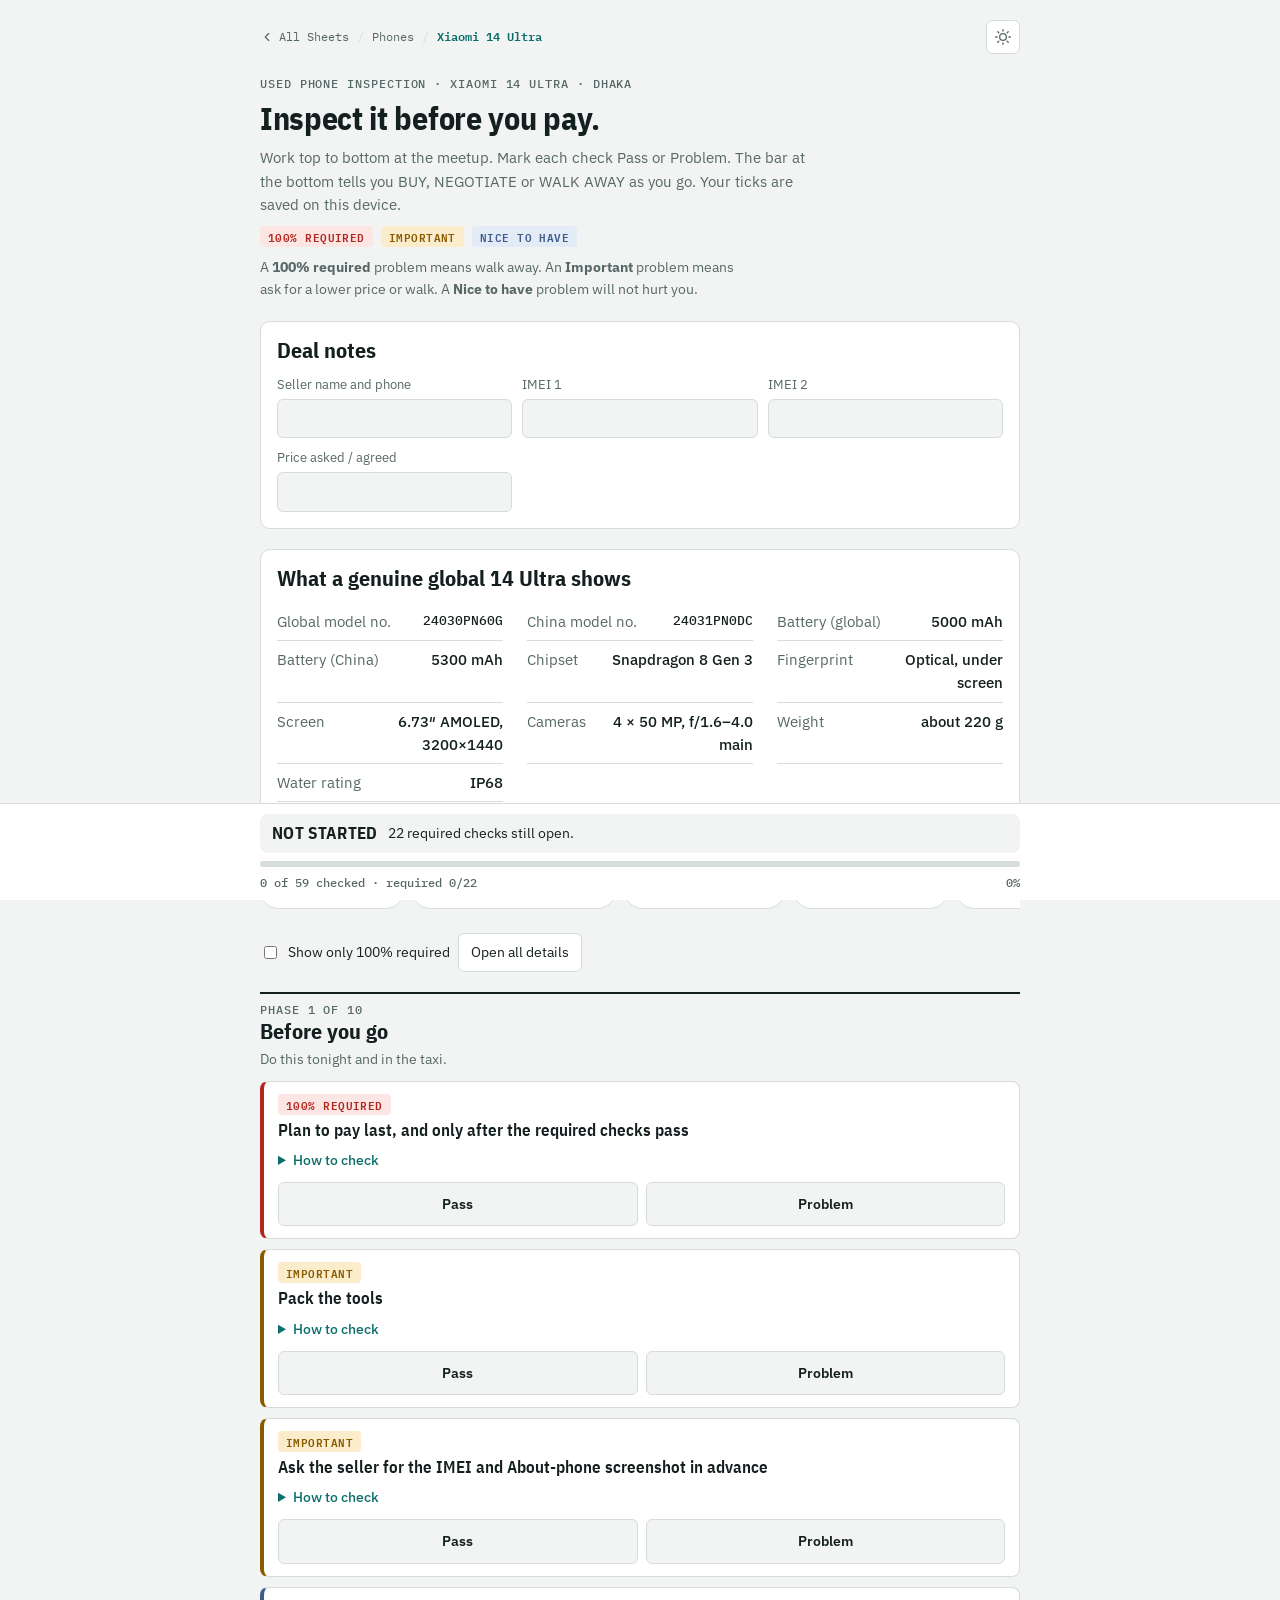
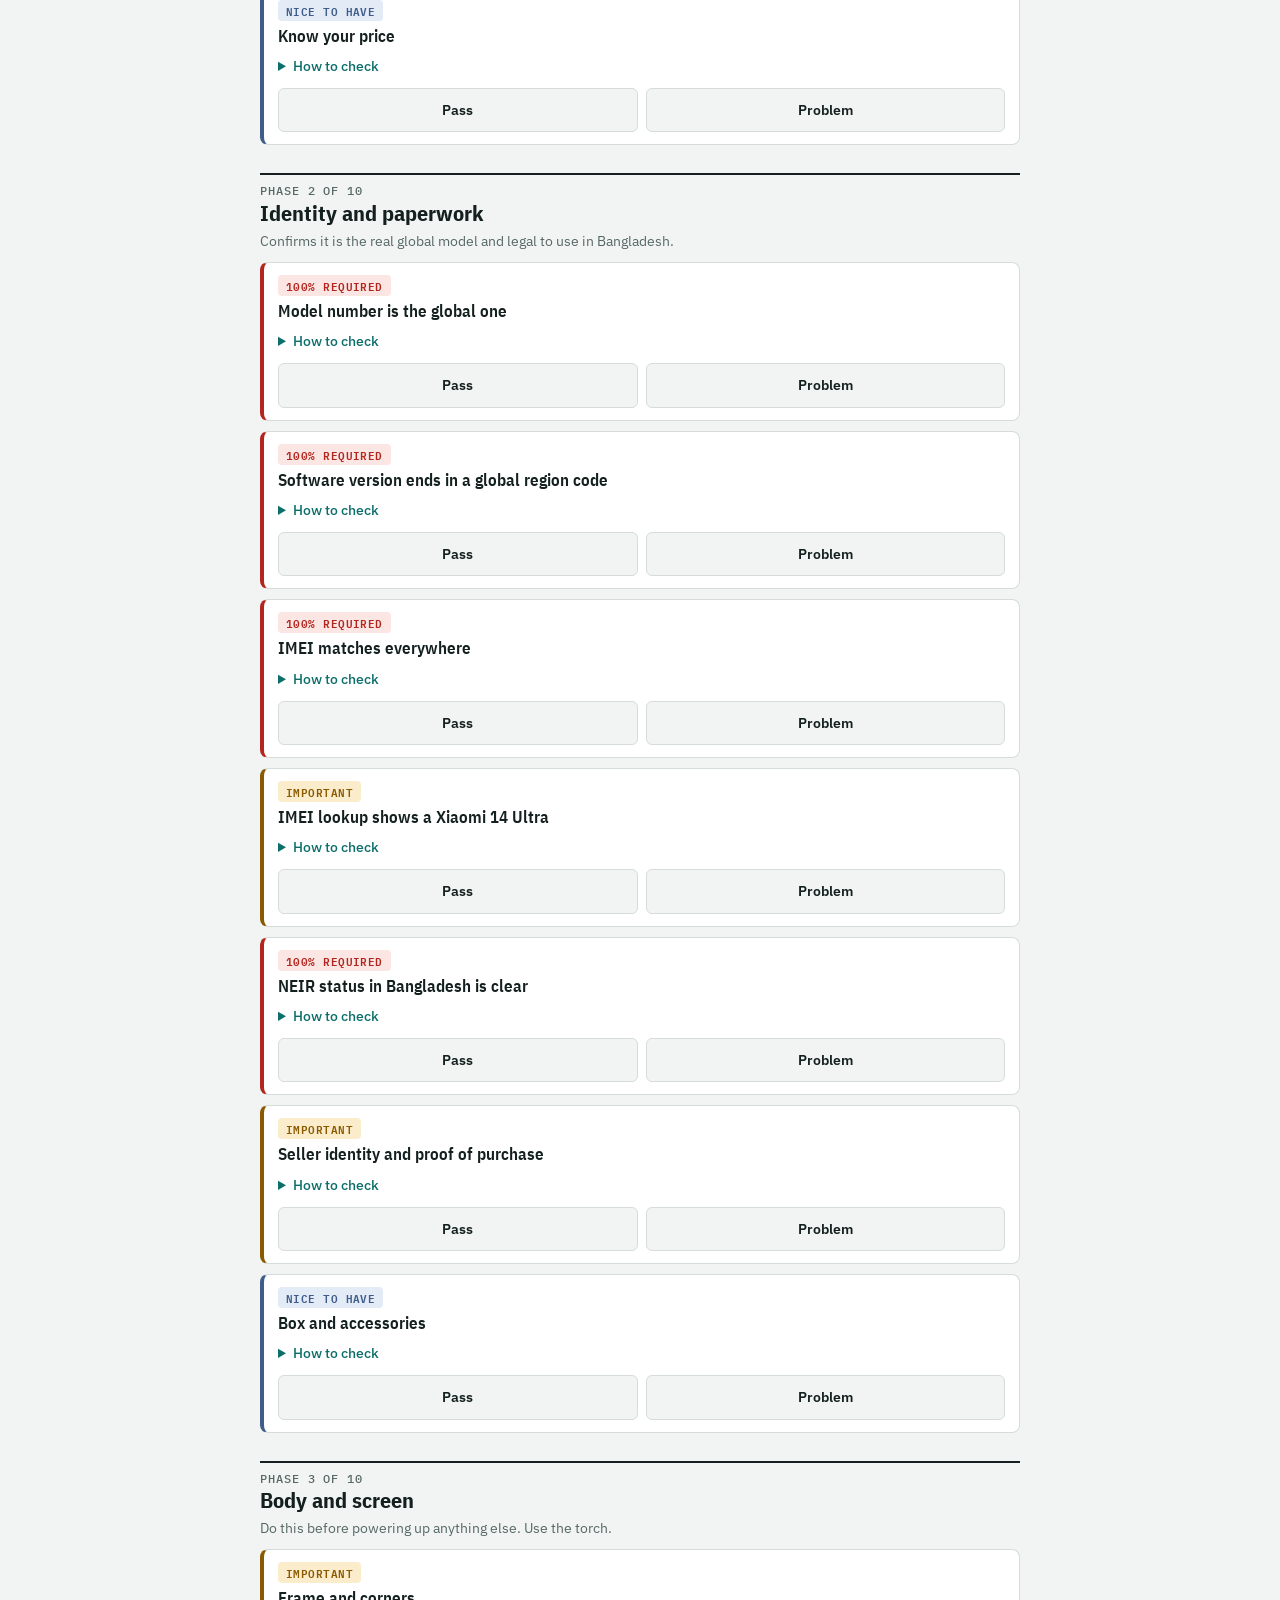
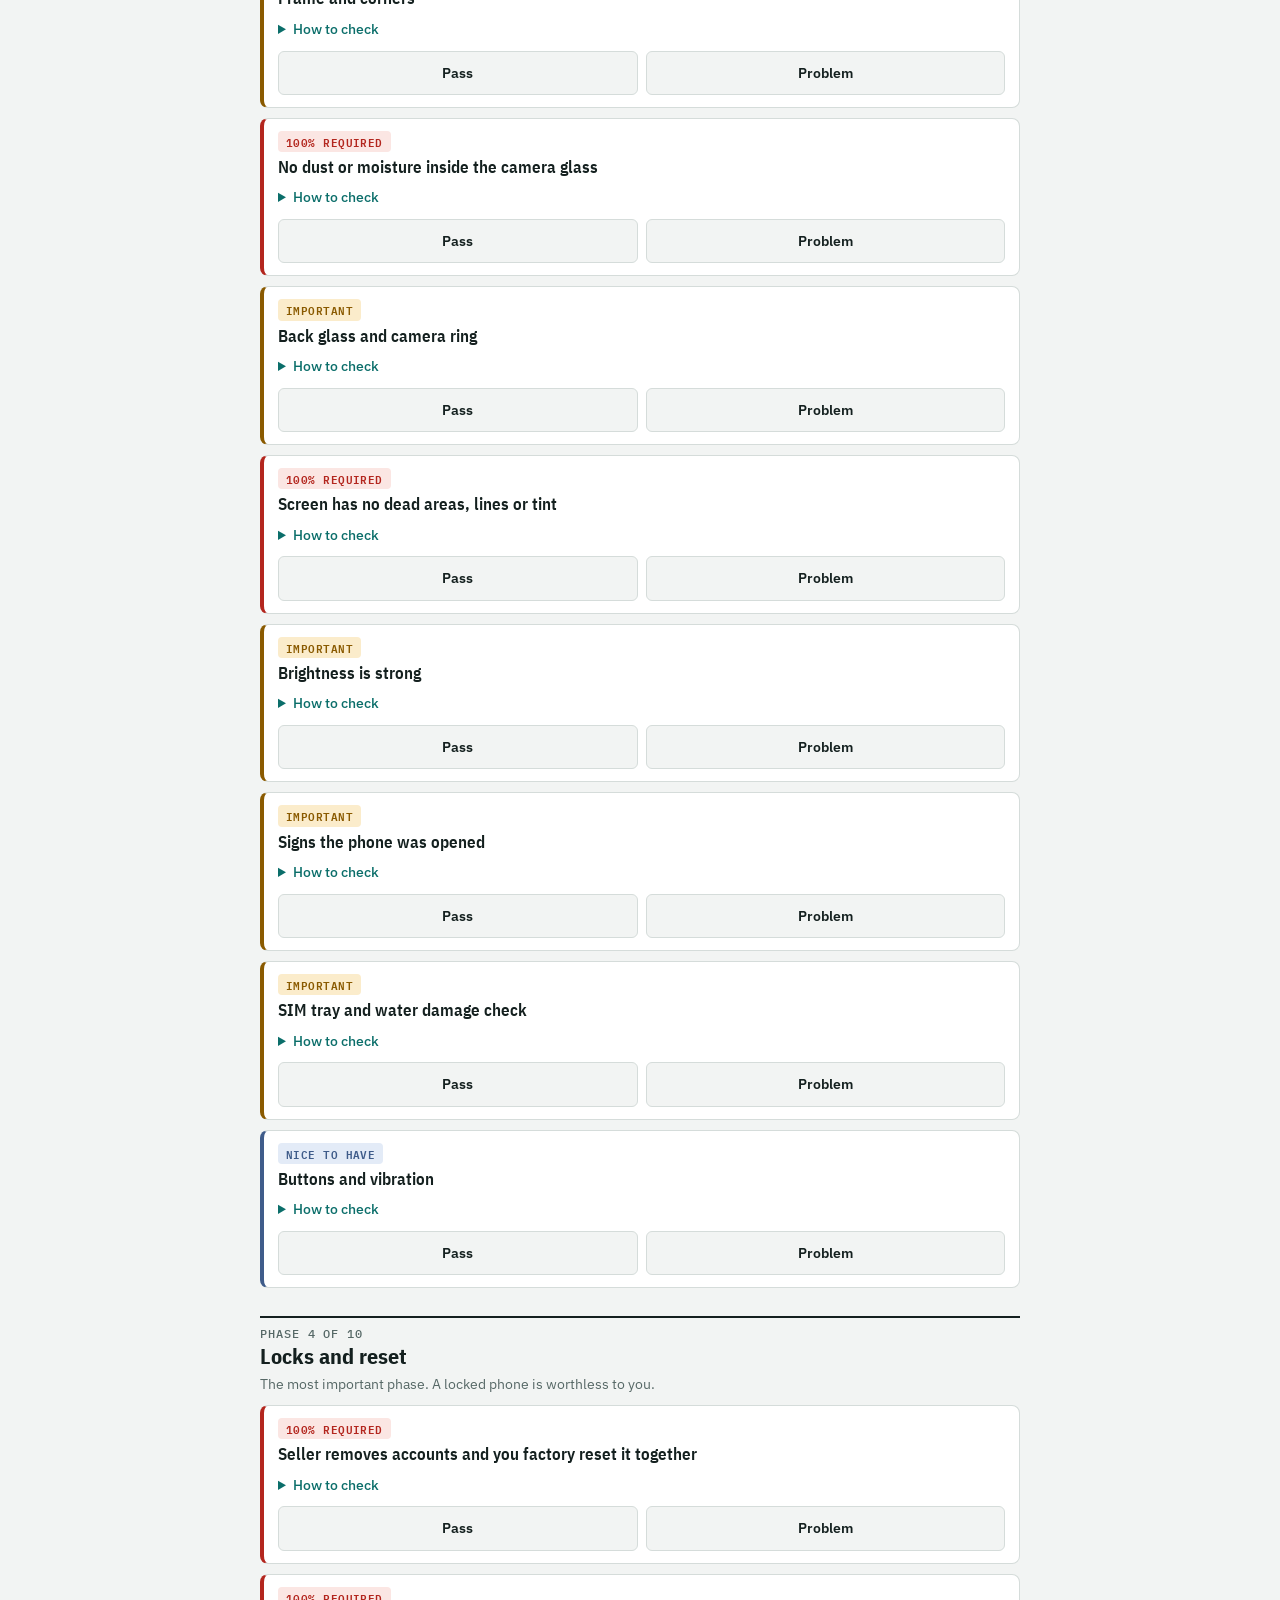
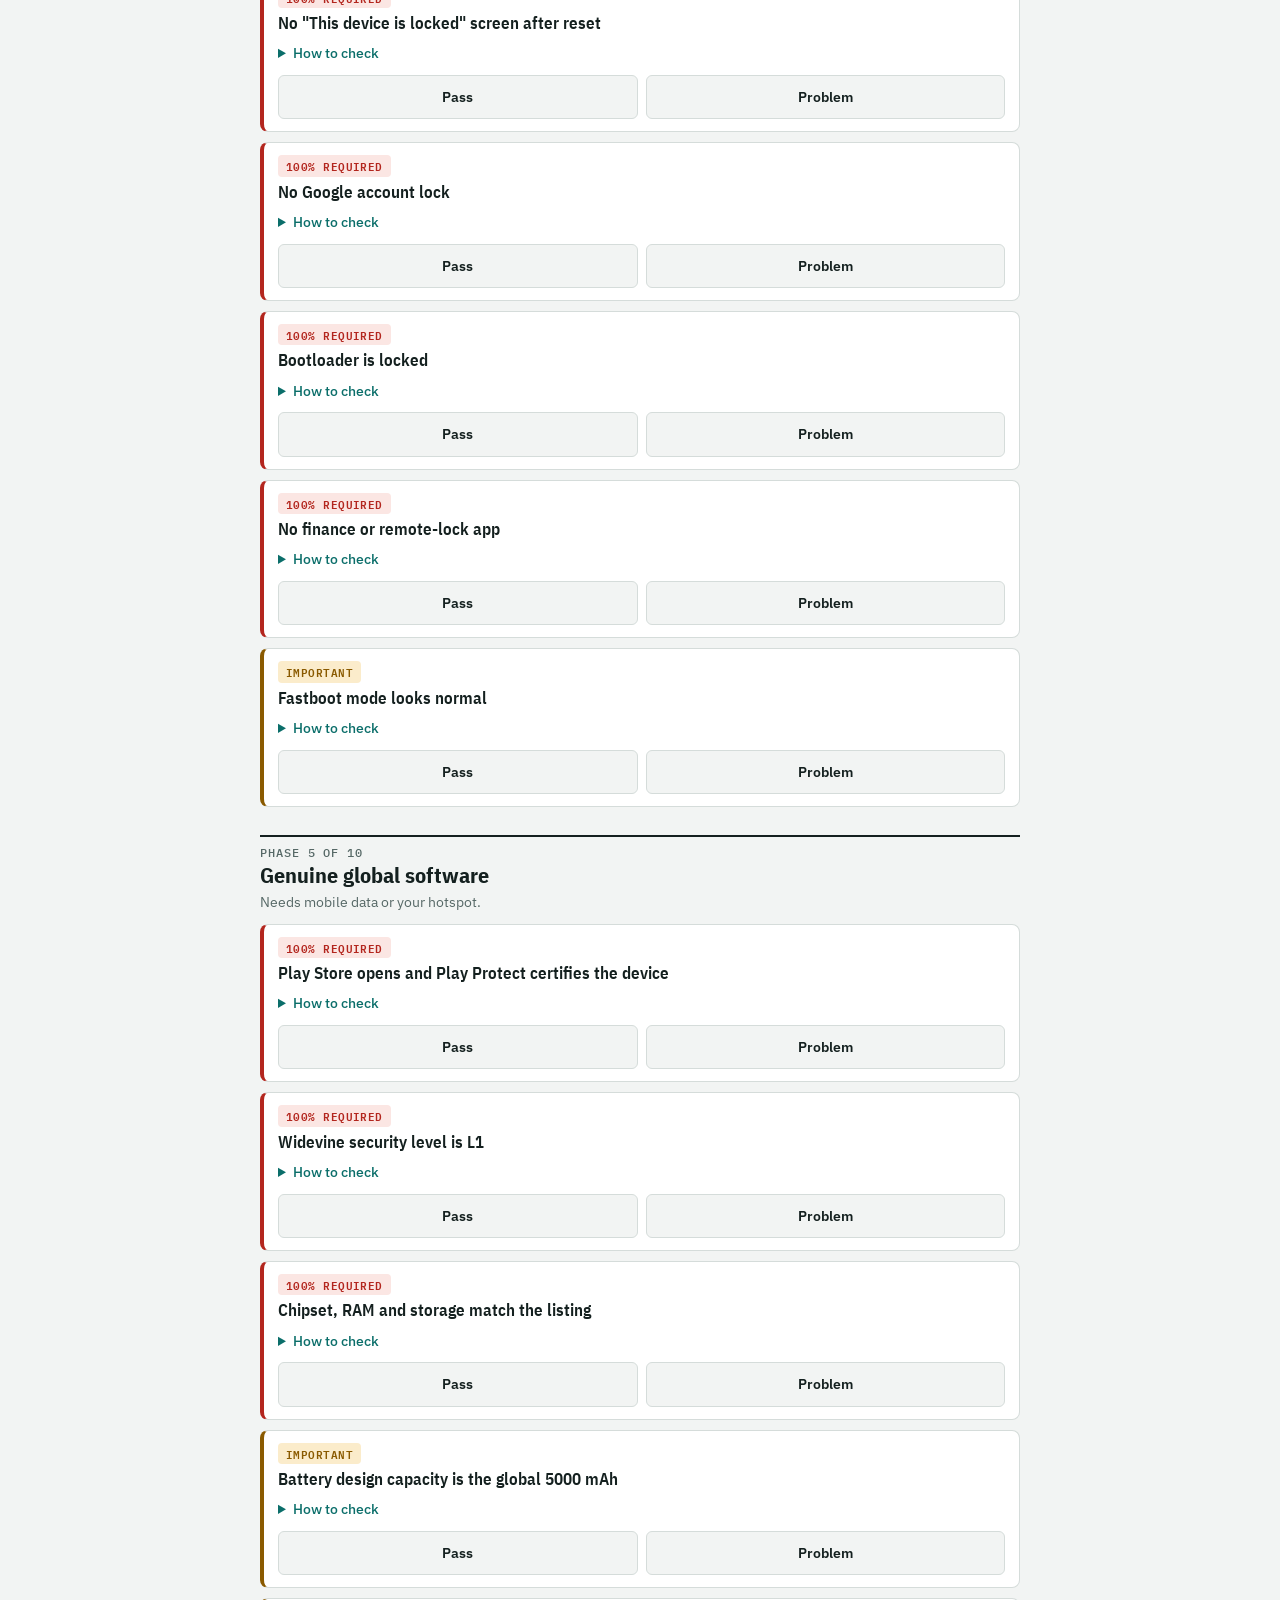
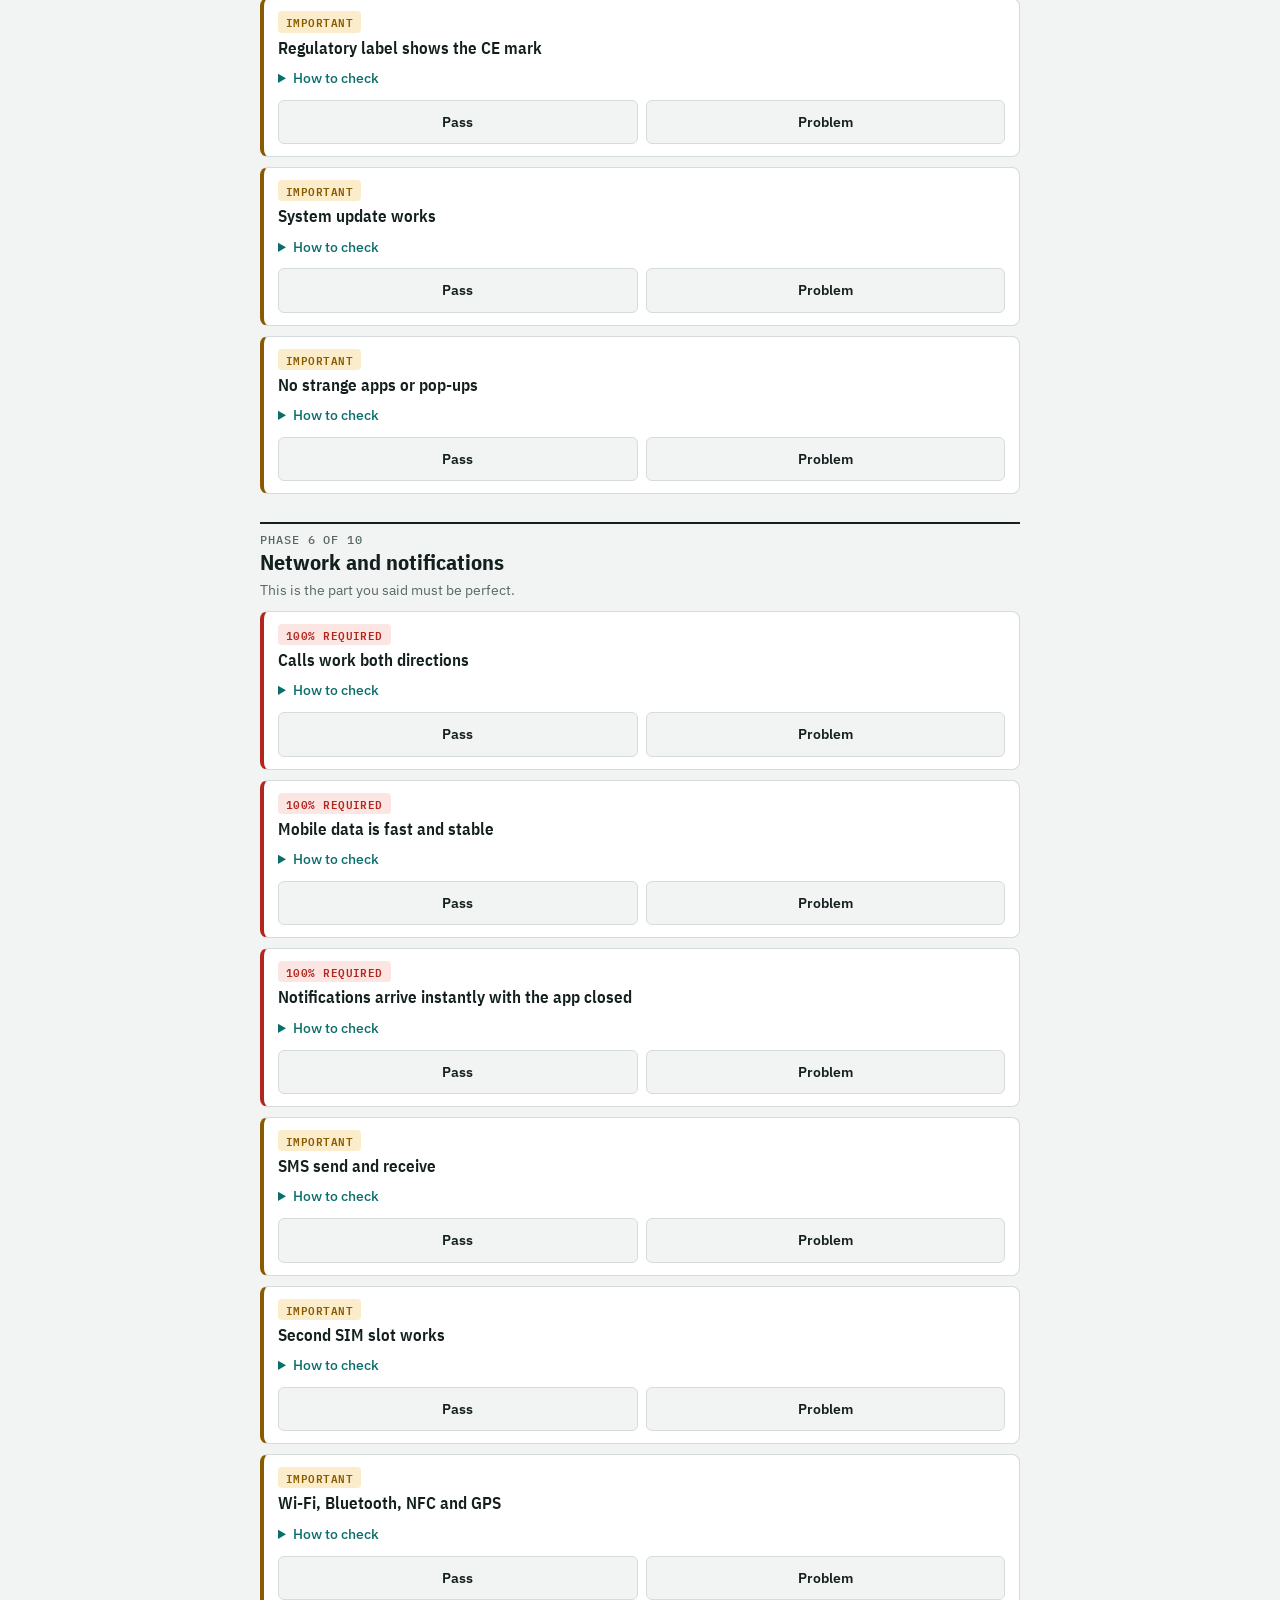
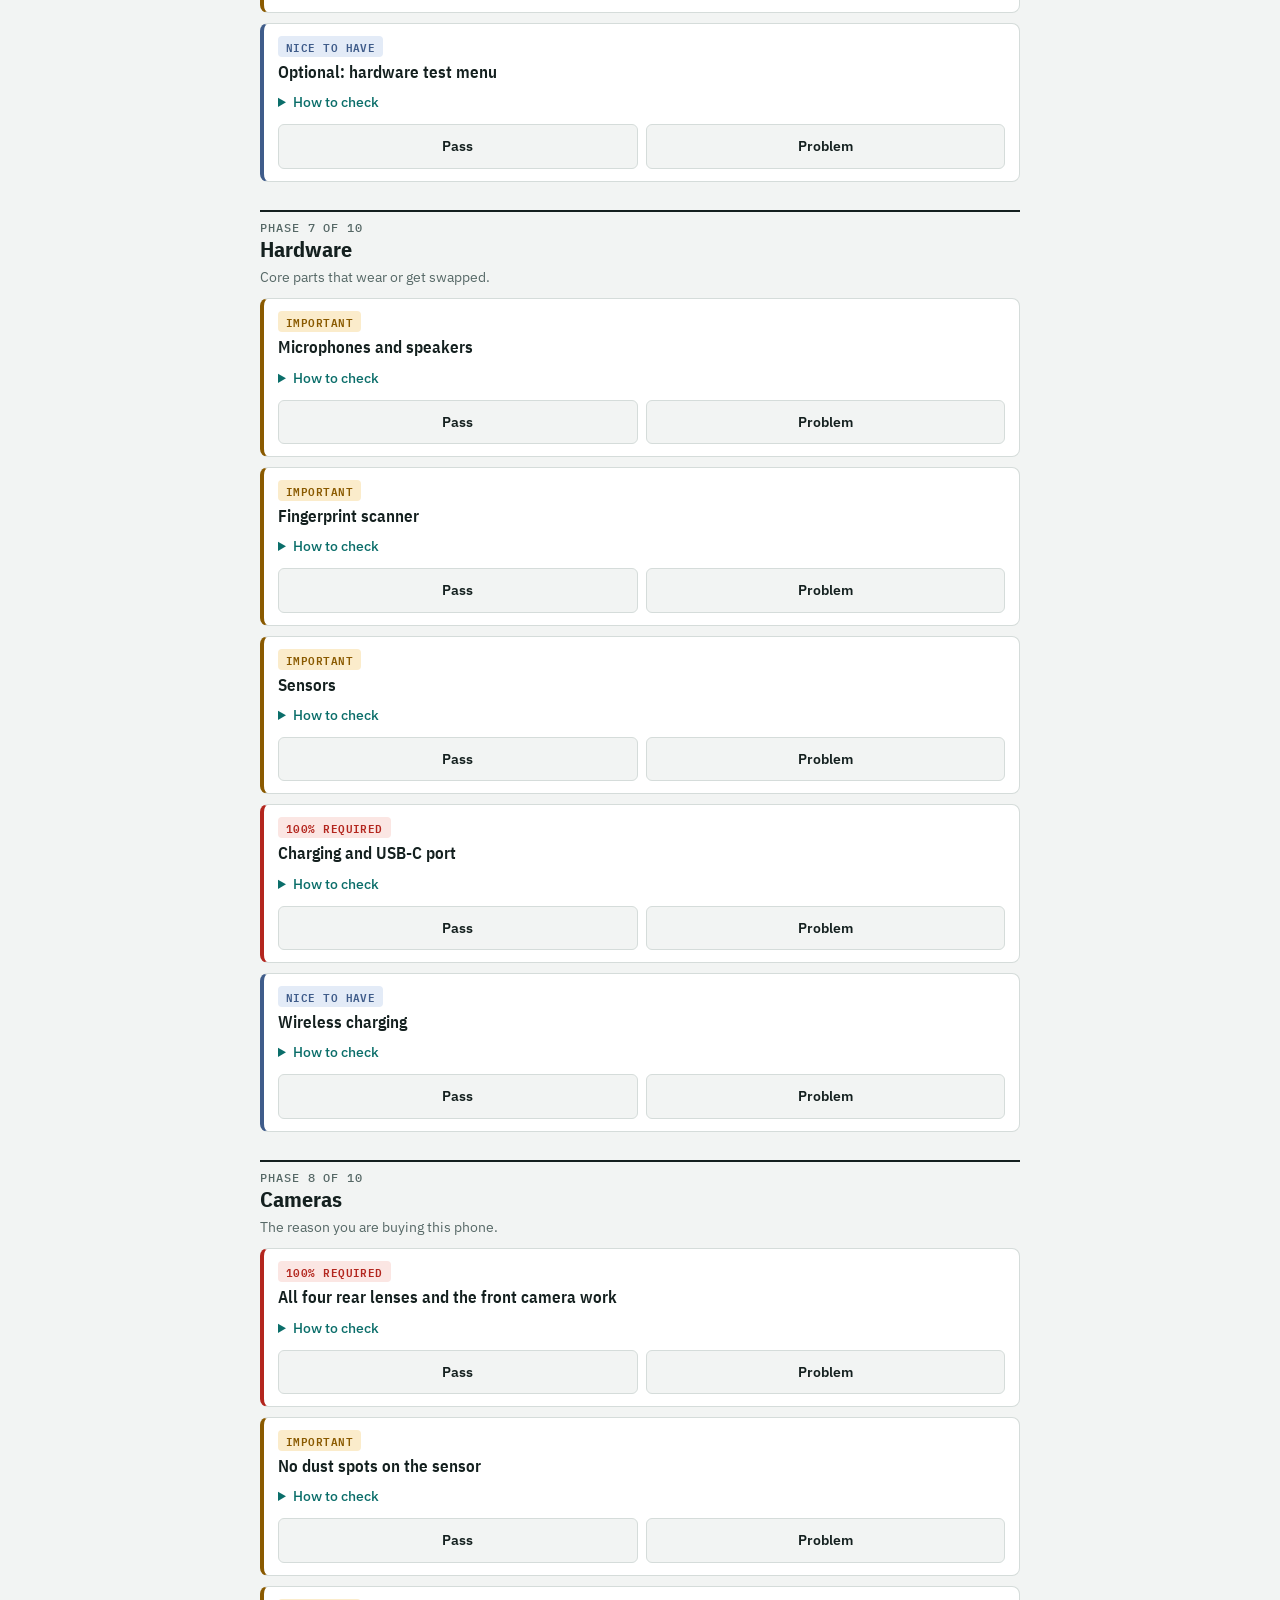
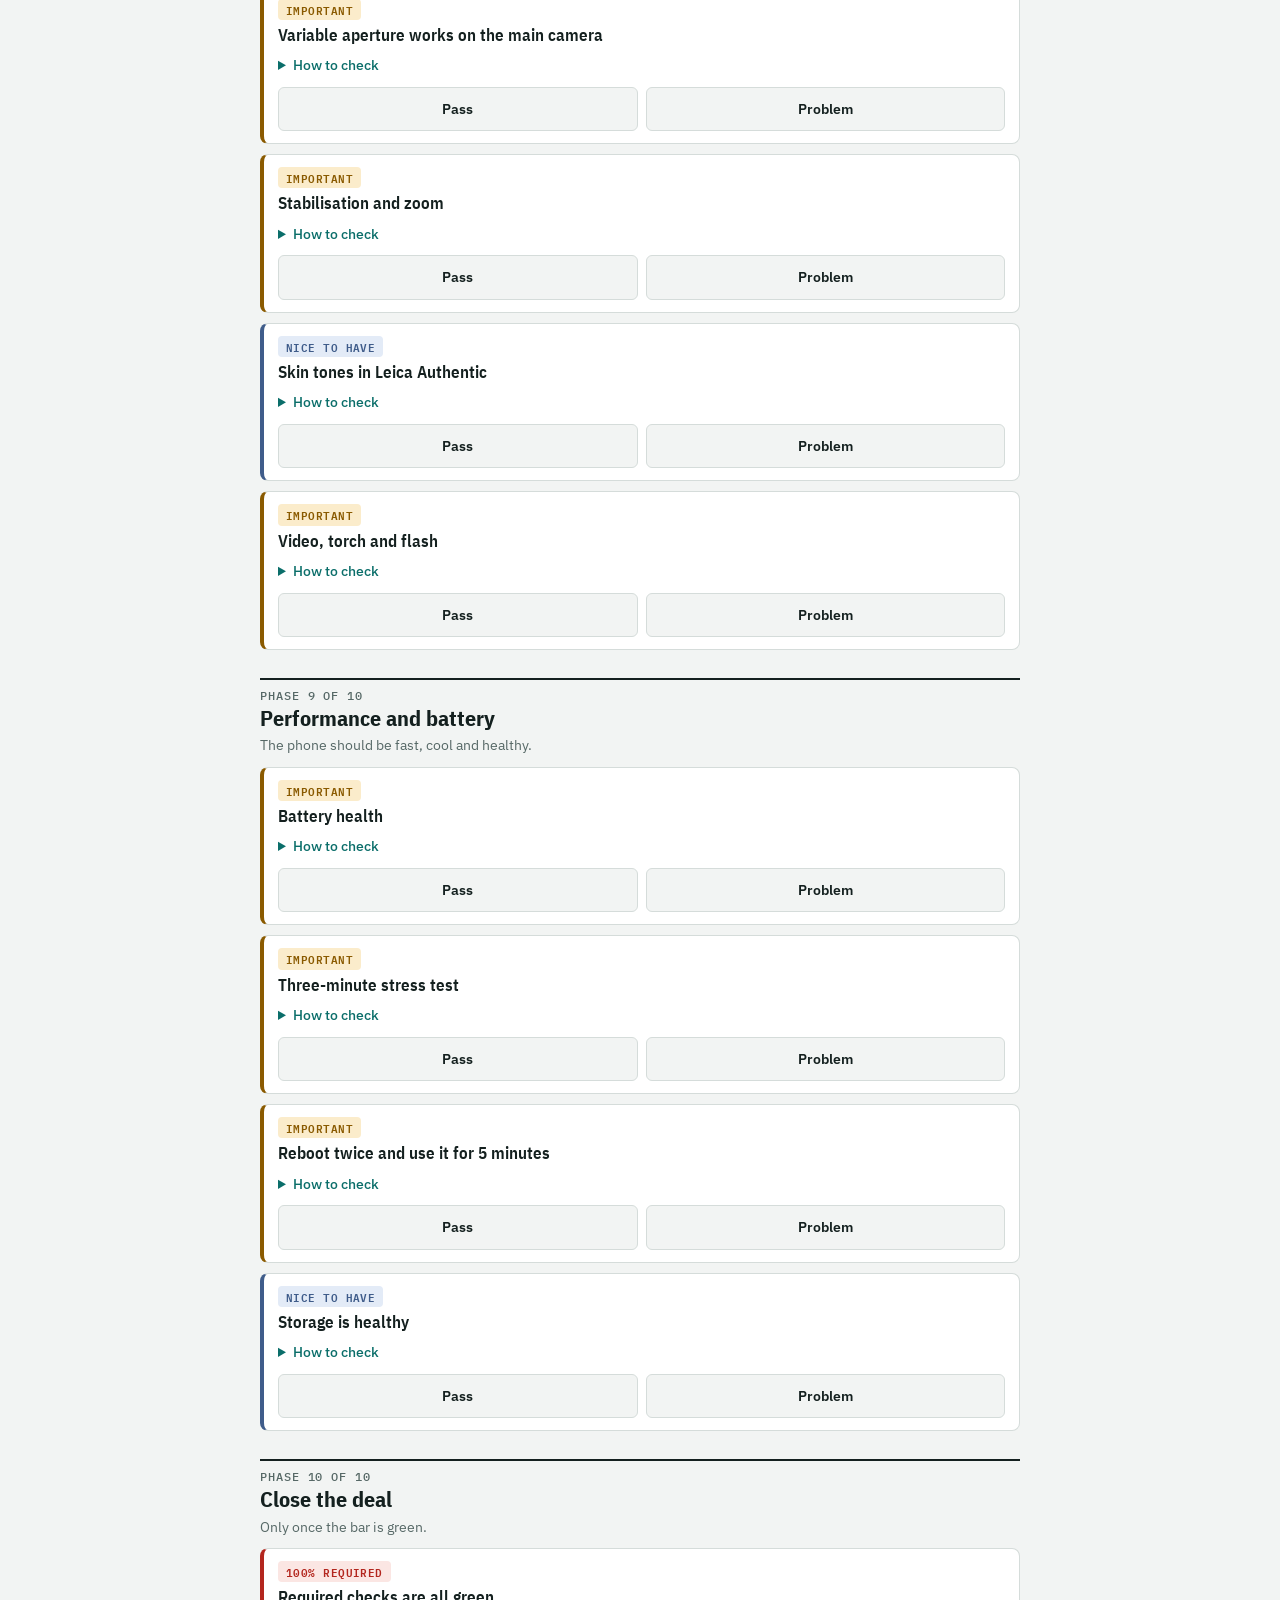
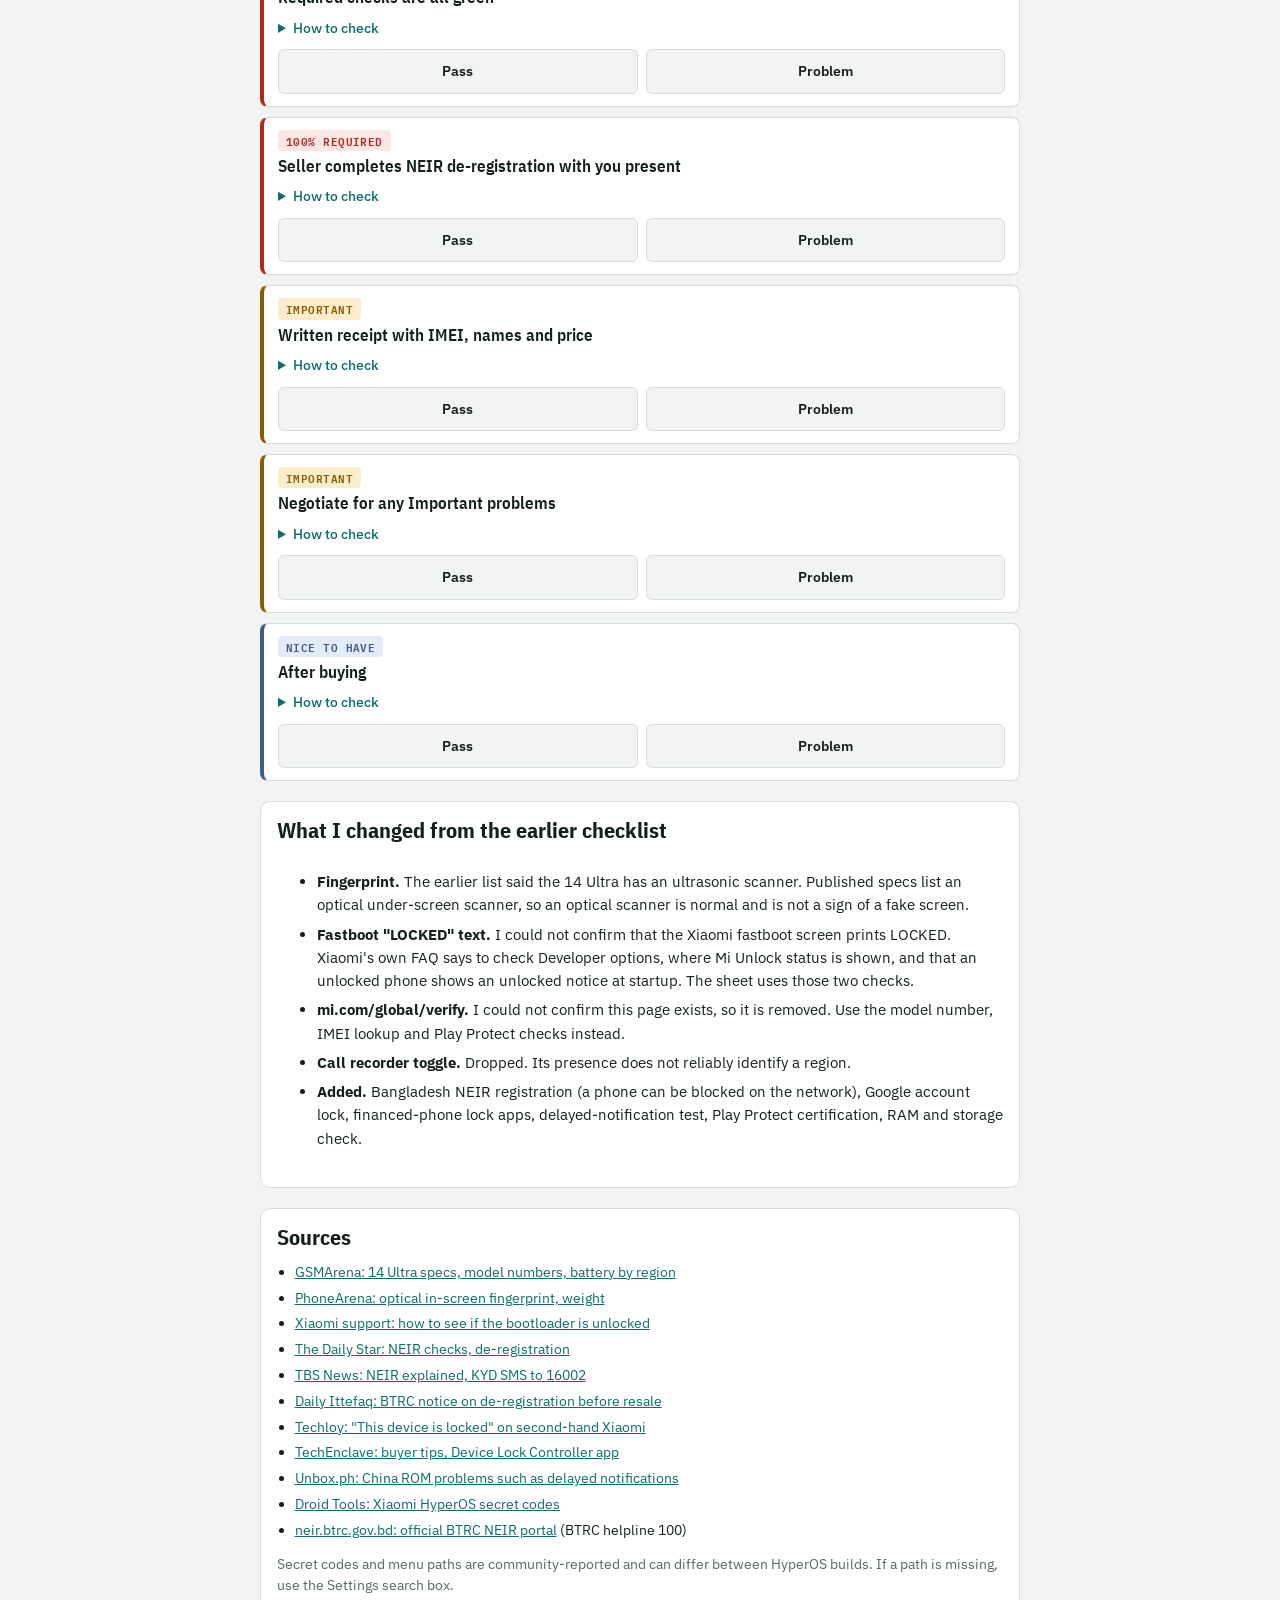
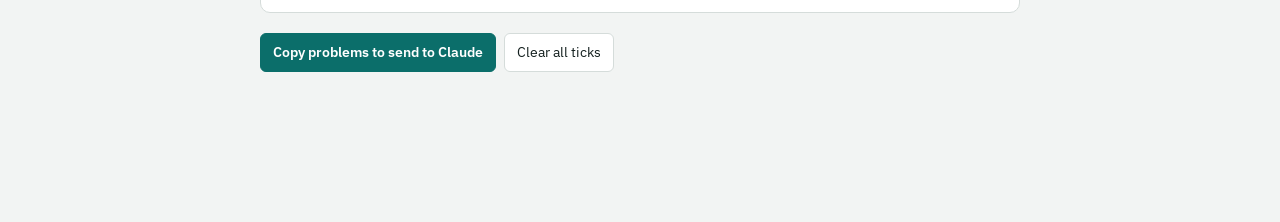
<file: phones/xiaomi/xiaomi-14-ultra-inspection-sheet.html>
<!doctype html><html><head><meta charset=utf8><meta name=viewport content="width=device-width,initial-scale=1,viewport-fit=cover"><script>(function(){var t=localStorage.getItem('product-inspection-theme')||localStorage.getItem('hub-theme')||(window.matchMedia&&window.matchMedia('(prefers-color-scheme: light)').matches?'light':'dark');document.documentElement.setAttribute('data-theme',t);})();</script><style>:root{color-scheme:light dark;box-sizing:border-box;padding-top:env(safe-area-inset-top,0px);padding-bottom:env(safe-area-inset-bottom,0px)}html{scroll-padding-top:env(safe-area-inset-top,0px)}body{margin:0;padding:0;font:14px -apple-system,BlinkMacSystemFont,sans-serif;background:#fff;color:#000}img{max-width:100%}[hidden]:not([hidden=until-found i]){display:none!important}</style></head><body>
<title>14 Ultra Inspection Sheet</title>
<meta name="claude:viewport-fit-sides" content="cover">
<link rel="stylesheet" href="https://fonts.googleapis.com/css2?family=IBM+Plex+Mono:wght@500&family=IBM+Plex+Sans+Condensed:wght@600;700&family=IBM+Plex+Sans:wght@400;500;600&display=swap">
<style>
/* Layout: one narrow column built for a phone held at a meetup. Phase chips on top, one card per check, a fixed verdict bar at the bottom. */
:root{
  --bg:#f2f4f3; --surface:#ffffff; --ink:#14201f; --muted:#566866; --line:#d5dcda;
  --accent:#0b6e6a; --accent-ink:#ffffff;
  --must:#b3261e; --must-bg:#fbe6e3;
  --imp:#8a5a00; --imp-bg:#fbeccb;
  --nice:#3f5c8a; --nice-bg:#e3ebf7;
  --ok:#17673a; --ok-bg:#dff3e6;
  --f-head:"IBM Plex Sans Condensed","Arial Narrow",system-ui,sans-serif;
  --f-body:"IBM Plex Sans",system-ui,-apple-system,"Segoe UI",sans-serif;
  --f-mono:"IBM Plex Mono",ui-monospace,Menlo,Consolas,monospace;
}
@media (prefers-color-scheme: dark){
  :root:not([data-theme="light"]){
    --bg:#0e1514; --surface:#162120; --ink:#e6eeec; --muted:#9bb0ad; --line:#2a3b39;
    --accent:#4fc7bf; --accent-ink:#062321;
    --must:#ff8a80; --must-bg:#3a1c19; --imp:#f2c15a; --imp-bg:#33280f;
    --nice:#9db9e8; --nice-bg:#1b2740; --ok:#6fd49a; --ok-bg:#12301f; color-scheme:dark;
  }
}
:root[data-theme="dark"]{
  --bg:#0e1514; --surface:#162120; --ink:#e6eeec; --muted:#9bb0ad; --line:#2a3b39;
  --accent:#4fc7bf; --accent-ink:#062321;
  --must:#ff8a80; --must-bg:#3a1c19; --imp:#f2c15a; --imp-bg:#33280f;
  --nice:#9db9e8; --nice-bg:#1b2740; --ok:#6fd49a; --ok-bg:#12301f; color-scheme:dark;
}
:root[data-theme="light"]{
  --bg:#f2f4f3; --surface:#ffffff; --ink:#14201f; --muted:#566866; --line:#d5dcda;
  --accent:#0b6e6a; --accent-ink:#ffffff;
  --must:#b3261e; --must-bg:#fbe6e3;
  --imp:#8a5a00; --imp-bg:#fbeccb;
  --nice:#3f5c8a; --nice-bg:#e3ebf7;
  --ok:#17673a; --ok-bg:#dff3e6;
  color-scheme:light;
}
*{box-sizing:border-box}
body{background:var(--bg);color:var(--ink);font:400 15px/1.55 var(--f-body);
  padding-block:20px 150px;padding-left:max(16px,env(safe-area-inset-left,0px));padding-right:max(16px,env(safe-area-inset-right,0px))}
.wrap{max-width:760px;margin:0 auto;display:flex;flex-direction:column;gap:20px}
h1,h2,h3{font-family:var(--f-head);text-wrap:balance;margin:0;line-height:1.15}
h1{font-size:2rem;font-weight:700;letter-spacing:-.01em}
h2{font-size:1.35rem;font-weight:700}
h3{font-size:1.05rem;font-weight:600}
p{margin:0}
a{color:var(--accent)}
.eyebrow{font:500 .72rem/1 var(--f-mono);letter-spacing:.08em;text-transform:uppercase;color:var(--muted)}
.lede{color:var(--muted);max-width:62ch}
.mono{font-family:var(--f-mono);font-size:.88em}
button{font:inherit;color:inherit;cursor:pointer}
:focus-visible{outline:3px solid var(--accent);outline-offset:2px}

.legend{display:flex;flex-wrap:wrap;gap:8px}
.tag{font:600 .7rem/1 var(--f-mono);letter-spacing:.04em;text-transform:uppercase;padding:5px 8px;border-radius:4px;white-space:nowrap}
.tag.m{background:var(--must-bg);color:var(--must)}
.tag.i{background:var(--imp-bg);color:var(--imp)}
.tag.n{background:var(--nice-bg);color:var(--nice)}

.panel{background:var(--surface);border:1px solid var(--line);border-radius:10px;padding:16px;display:flex;flex-direction:column;gap:12px}
.fields{display:grid;grid-template-columns:repeat(auto-fit,minmax(200px,1fr));gap:10px}
.fields label{display:flex;flex-direction:column;gap:4px;font-size:.8rem;color:var(--muted);min-width:0}
input[type=text],textarea{font:inherit;background:var(--bg);color:var(--ink);border:1px solid var(--line);border-radius:6px;padding:9px 10px;width:100%;min-width:0}
textarea{resize:vertical;min-height:54px}

.spec{display:grid;grid-template-columns:repeat(auto-fit,minmax(220px,1fr));gap:0 24px;margin:0}
.spec div{display:flex;justify-content:space-between;gap:12px;padding:7px 0;border-bottom:1px solid var(--line)}
.spec dt{color:var(--muted)} .spec dd{margin:0;text-align:right;font-weight:500}

.chips{display:flex;gap:8px;overflow-x:auto;padding-bottom:4px;-webkit-overflow-scrolling:touch}
.chips a{flex:none;text-decoration:none;color:var(--ink);background:var(--surface);border:1px solid var(--line);border-radius:999px;padding:7px 13px;font-size:.85rem;display:flex;gap:8px;align-items:center}
.chips a b{font:500 .75rem var(--f-mono);color:var(--muted)}
.chips a.done{border-color:var(--ok)} .chips a.done b{color:var(--ok)}
.toolbar{display:flex;flex-wrap:wrap;gap:8px;align-items:center}
.btn{background:var(--surface);border:1px solid var(--line);border-radius:6px;padding:8px 12px;font-size:.85rem}
.btn.pri{background:var(--accent);color:var(--accent-ink);border-color:var(--accent);font-weight:600}
.switch{display:flex;align-items:center;gap:8px;font-size:.85rem}

.phase{display:flex;flex-direction:column;gap:10px;scroll-margin-top:12px}
.phase-head{display:flex;flex-direction:column;gap:4px;padding-top:10px;border-top:2px solid var(--ink)}
.phase-head .sub{color:var(--muted);font-size:.9rem;max-width:62ch}
.item{background:var(--surface);border:1px solid var(--line);border-left-width:4px;border-radius:8px;padding:12px 14px;display:flex;flex-direction:column;gap:10px}
.item.m{border-left-color:var(--must)} .item.i{border-left-color:var(--imp)} .item.n{border-left-color:var(--nice)}
.item.st-p{background:color-mix(in srgb,var(--ok-bg) 55%,var(--surface))}
.item.st-f{background:color-mix(in srgb,var(--must-bg) 70%,var(--surface))}
.item-top{display:flex;flex-direction:column;gap:6px;align-items:flex-start}
details summary{cursor:pointer;color:var(--accent);font-size:.88rem;font-weight:500}
details .body{display:flex;flex-direction:column;gap:8px;padding-top:8px;font-size:.92rem}
details ol,details ul{margin:0;padding-left:1.25rem;display:flex;flex-direction:column;gap:4px}
.good{color:var(--ok)} .bad{color:var(--must)}
.good b,.bad b{font-weight:600}
.act{display:flex;gap:8px}
.act button{flex:1;border:1px solid var(--line);background:var(--bg);border-radius:6px;padding:10px 8px;font-weight:600;font-size:.9rem}
.act button[aria-pressed="true"][data-v="p"]{background:var(--ok);border-color:var(--ok);color:var(--surface)}
.act button[aria-pressed="true"][data-v="f"]{background:var(--must);border-color:var(--must);color:var(--surface)}

.fix li{margin-bottom:6px}
.src ul{margin:0;padding-left:1.1rem;display:flex;flex-direction:column;gap:4px;font-size:.88rem}
.src li{overflow-wrap:anywhere}

.bar{position:fixed;left:0;right:0;bottom:0;z-index:20;background:var(--surface);border-top:1px solid var(--line);
  padding-top:10px;padding-bottom:calc(10px + env(safe-area-inset-bottom,0px));
  padding-left:max(16px,env(safe-area-inset-left,0px));padding-right:max(16px,env(safe-area-inset-right,0px))}
.bar-in{max-width:760px;margin:0 auto;display:flex;flex-direction:column;gap:8px}
.verdict{display:flex;gap:10px;align-items:center;border-radius:8px;padding:9px 12px;min-width:0}
.verdict strong{font:700 1.05rem/1.1 var(--f-head);letter-spacing:.02em;text-transform:uppercase;flex:none}
.verdict span{font-size:.85rem;min-width:0}
.v-go{background:var(--ok-bg);color:var(--ok)} .v-stop{background:var(--must-bg);color:var(--must)}
.v-wait{background:var(--bg);color:var(--ink)} .v-neg{background:var(--imp-bg);color:var(--imp)}
.meter{height:6px;border-radius:3px;background:var(--line);overflow:hidden}
.meter i{display:block;height:100%;width:0;background:var(--accent);transition:width .25s}
.meter-row{display:flex;justify-content:space-between;font:500 .75rem var(--f-mono);color:var(--muted)}
@media (prefers-reduced-motion:reduce){.meter i{transition:none}}
@media (max-width:420px){.verdict{flex-direction:column;align-items:flex-start;gap:2px}}
</style>

<div class="wrap">
  <nav class="hub-nav" aria-label="Breadcrumb" style="display:flex;align-items:center;justify-content:space-between;gap:8px;padding-bottom:4px">
    <div style="display:flex;align-items:center;gap:8px;font-family:var(--f-mono);font-size:.78rem">
      <a href="../../index.html" style="display:inline-flex;align-items:center;gap:5px;color:var(--muted);text-decoration:none;transition:color .15s" title="Back to All Inspection Sheets">
        <svg width="14" height="14" viewBox="0 0 24 24" fill="none" stroke="currentColor" stroke-width="2" stroke-linecap="round" stroke-linejoin="round"><path d="m15 18-6-6 6-6"/></svg>
        All Sheets
      </a>
      <span style="color:var(--line)">/</span>
      <span style="color:var(--muted)">Phones</span>
      <span style="color:var(--line)">/</span>
      <span style="color:var(--accent);font-weight:600">Xiaomi 14 Ultra</span>
    </div>

    <button type="button" id="theme-toggle" class="btn" title="Toggle Light/Dark Theme" aria-label="Toggle theme" style="display:inline-flex;align-items:center;justify-content:center;width:34px;height:34px;padding:0;border-radius:6px;background:var(--surface);border:1px solid var(--line);color:var(--muted);cursor:pointer">
      <svg id="theme-icon-moon" width="16" height="16" viewBox="0 0 24 24" fill="none" stroke="currentColor" stroke-width="2" stroke-linecap="round" stroke-linejoin="round">
        <path d="M21 12.79A9 9 0 1 1 11.21 3 7 7 0 0 0 21 12.79z"/>
      </svg>
      <svg id="theme-icon-sun" width="16" height="16" viewBox="0 0 24 24" fill="none" stroke="currentColor" stroke-width="2" stroke-linecap="round" stroke-linejoin="round" style="display:none">
        <circle cx="12" cy="12" r="5"/>
        <line x1="12" y1="1" x2="12" y2="3"/>
        <line x1="12" y1="21" x2="12" y2="23"/>
        <line x1="4.22" y1="4.22" x2="5.64" y2="5.64"/>
        <line x1="18.36" y1="18.36" x2="19.78" y2="19.78"/>
        <line x1="1" y1="12" x2="3" y2="12"/>
        <line x1="21" y1="12" x2="23" y2="12"/>
        <line x1="4.22" y1="19.78" x2="5.64" y2="18.36"/>
        <line x1="18.36" y1="5.64" x2="19.78" y2="4.22"/>
      </svg>
    </button>
  </nav>

  <header style="display:flex;flex-direction:column;gap:10px">
    <p class="eyebrow">Used phone inspection · Xiaomi 14 Ultra · Dhaka</p>
    <h1>Inspect it before you pay.</h1>
    <p class="lede">Work top to bottom at the meetup. Mark each check Pass or Problem. The bar at the bottom tells you BUY, NEGOTIATE or WALK AWAY as you go. Your ticks are saved on this device.</p>
    <div class="legend">
      <span class="tag m">100% required</span><span class="tag i">Important</span><span class="tag n">Nice to have</span>
    </div>
    <p class="lede" style="font-size:.88rem">A <b>100% required</b> problem means walk away. An <b>Important</b> problem means ask for a lower price or walk. A <b>Nice to have</b> problem will not hurt you.</p>
  </header>

  <section class="panel" aria-label="Seller details">
    <h2>Deal notes</h2>
    <div class="fields">
      <label for="m-seller">Seller name and phone<input type="text" id="m-seller" data-meta="seller" autocomplete="off"></label>
      <label for="m-imei1">IMEI 1<input type="text" id="m-imei1" data-meta="imei1" inputmode="numeric" autocomplete="off"></label>
      <label for="m-imei2">IMEI 2<input type="text" id="m-imei2" data-meta="imei2" inputmode="numeric" autocomplete="off"></label>
      <label for="m-price">Price asked / agreed<input type="text" id="m-price" data-meta="price" autocomplete="off"></label>
    </div>
  </section>

  <section class="panel" aria-label="Known good values">
    <h2>What a genuine global 14 Ultra shows</h2>
    <dl class="spec">
      <div><dt>Global model no.</dt><dd class="mono">24030PN60G</dd></div>
      <div><dt>China model no.</dt><dd class="mono">24031PN0DC</dd></div>
      <div><dt>Battery (global)</dt><dd>5000 mAh</dd></div>
      <div><dt>Battery (China)</dt><dd>5300 mAh</dd></div>
      <div><dt>Chipset</dt><dd>Snapdragon 8 Gen 3</dd></div>
      <div><dt>Fingerprint</dt><dd>Optical, under screen</dd></div>
      <div><dt>Screen</dt><dd>6.73″ AMOLED, 3200×1440</dd></div>
      <div><dt>Cameras</dt><dd>4 × 50 MP, f/1.6–4.0 main</dd></div>
      <div><dt>Weight</dt><dd>about 220 g</dd></div>
      <div><dt>Water rating</dt><dd>IP68</dd></div>
    </dl>
    <p class="mono" style="color:var(--muted)">Global ROM version ends in MIXM. EUXM is Europe. CNXM is a China ROM.</p>
  </section>

  <nav class="chips" id="chips" aria-label="Phases"></nav>

  <div class="toolbar">
    <label class="switch"><input type="checkbox" id="only-must"> Show only 100% required</label>
    <button class="btn" id="open-all" type="button">Open all details</button>
  </div>

  <main id="phases" style="display:flex;flex-direction:column;gap:28px"></main>

  <section class="panel fix">
    <h2>What I changed from the earlier checklist</h2>
    <ul>
      <li><b>Fingerprint.</b> The earlier list said the 14 Ultra has an ultrasonic scanner. Published specs list an optical under-screen scanner, so an optical scanner is normal and is not a sign of a fake screen.</li>
      <li><b>Fastboot "LOCKED" text.</b> I could not confirm that the Xiaomi fastboot screen prints LOCKED. Xiaomi's own FAQ says to check Developer options, where Mi Unlock status is shown, and that an unlocked phone shows an unlocked notice at startup. The sheet uses those two checks.</li>
      <li><b>mi.com/global/verify.</b> I could not confirm this page exists, so it is removed. Use the model number, IMEI lookup and Play Protect checks instead.</li>
      <li><b>Call recorder toggle.</b> Dropped. Its presence does not reliably identify a region.</li>
      <li><b>Added.</b> Bangladesh NEIR registration (a phone can be blocked on the network), Google account lock, financed-phone lock apps, delayed-notification test, Play Protect certification, RAM and storage check.</li>
    </ul>
  </section>

  <section class="panel src">
    <h2>Sources</h2>
    <ul>
      <li><a href="https://m.gsmarena.com/xiaomi_14_ultra-12827.php">GSMArena: 14 Ultra specs, model numbers, battery by region</a></li>
      <li><a href="https://www.phonearena.com/phones/compare/Xiaomi-14-Ultra,Xiaomi-Redmi-Note-14-Pro+/phones/12337,12442">PhoneArena: optical in-screen fingerprint, weight</a></li>
      <li><a href="https://www.mi.com/global/support/faq/details/KA-07238/">Xiaomi support: how to see if the bootloader is unlocked</a></li>
      <li><a href="https://www.thedailystar.net/tech-startup/news/how-check-if-your-mobile-illegal-or-not-4022981">The Daily Star: NEIR checks, de-registration</a></li>
      <li><a href="https://www.tbsnews.net/explainer/what-national-equipment-identity-register-neir-1290026">TBS News: NEIR explained, KYD SMS to 16002</a></li>
      <li><a href="https://en.ittefaq.com.bd/15190/no-deregistration-no-used-phone-sale-btrc">Daily Ittefaq: BTRC notice on de-registration before resale</a></li>
      <li><a href="https://www.techloy.com/this-device-is-locked-on-xiaomi-what-it-means-and-how-to-unlock-responsibly/">Techloy: "This device is locked" on second-hand Xiaomi</a></li>
      <li><a href="https://techenclave.com/t/how-to-check-the-item-while-buying-a-second-hand-phone-tablet/267921">TechEnclave: buyer tips, Device Lock Controller app</a></li>
      <li><a href="https://unbox.ph/gadget/grey-market-xiaomi-unsupported-software/">Unbox.ph: China ROM problems such as delayed notifications</a></li>
      <li><a href="https://droid.tools/xiaomi-hyperos-secret-codes-hidden-features">Droid Tools: Xiaomi HyperOS secret codes</a></li>
      <li><a href="https://neir.btrc.gov.bd">neir.btrc.gov.bd: official BTRC NEIR portal</a> (BTRC helpline 100)</li>
    </ul>
    <p style="font-size:.85rem;color:var(--muted)">Secret codes and menu paths are community-reported and can differ between HyperOS builds. If a path is missing, use the Settings search box.</p>
  </section>

  <div class="toolbar">
    <button class="btn pri" id="copy" type="button">Copy problems to send to Claude</button>
    <button class="btn" id="clear" type="button">Clear all ticks</button>
  </div>
  <textarea id="report" hidden readonly rows="8" aria-label="Report text"></textarea>
</div>

<div class="bar" role="status" aria-live="polite">
  <div class="bar-in">
    <div class="verdict v-wait" id="verdict"><strong id="v-title">Not started</strong><span id="v-text"></span></div>
    <div class="meter"><i id="meter"></i></div>
    <div class="meter-row"><span id="m-left">0 of 0 checked</span><span id="m-pct">0%</span></div>
  </div>
</div>

<script>
var PH=[
{id:"prep",name:"Before you go",sub:"Do this tonight and in the taxi.",items:[
 {id:"p1",p:"m",t:"Plan to pay last, and only after the required checks pass",how:["Take cash or arrange the transfer, but do not hand anything over until the bar says BUY.","Meet in a lit public place such as a cafe, with a friend if you can."],pass:"You are in control of when money moves.",flag:"Seller wants payment first, or rushes you to skip steps. Walk away."},
 {id:"p2",p:"i",t:"Pack the tools",how:["Power bank, USB-C cable, SIM ejector pin, torch, your own SIM with data, and a second phone for the hotspot and test calls."],pass:"Everything in the bag.",flag:"Missing items only slow you down."},
 {id:"p3",p:"i",t:"Ask the seller for the IMEI and About-phone screenshot in advance",how:["Ask for a photo of the box label and a screenshot of Settings > About phone.","Compare model number and IMEI with what you see in person."],pass:"Seller sends them without fuss.",flag:"Seller refuses or sends a cropped image."},
 {id:"p4",p:"n",t:"Know your price",how:["Check recent sold prices for a 14 Ultra with the same RAM and storage before you meet."],pass:"You have a walk-away number.",flag:""}
]},
{id:"id",name:"Identity and paperwork",sub:"Confirms it is the real global model and legal to use in Bangladesh.",items:[
 {id:"i1",p:"m",t:"Model number is the global one",how:["Settings > About phone > Model number (or All specs).","Compare with the box label."],pass:"24030PN60G.",flag:"Ends in a different letter, or shows 24031PN0DC (China model). Walk away."},
 {id:"i2",p:"m",t:"Software version ends in a global region code",how:["Settings > About phone > tap the HyperOS version.","Read the last letters of the version string."],pass:"…MIXM (Global) or …EUXM (Europe).",flag:"…CNXM means China ROM. China ROMs lack Google services and often delay notifications. Walk away."},
 {id:"i3",p:"m",t:"IMEI matches everywhere",how:["Dial *#06#. You should see two IMEIs on a dual-SIM phone.","Compare with the box label and the Settings > About phone > Status screen.","Write IMEI 1 in Deal notes above."],pass:"All numbers identical.",flag:"Any mismatch, missing IMEI, or the box belongs to a different phone. Walk away."},
 {id:"i4",p:"i",t:"IMEI lookup shows a Xiaomi 14 Ultra",how:["On your own phone, enter IMEI 1 into a free IMEI lookup site such as imei.info.","Check brand and model match 24030PN60G."],pass:"Xiaomi 14 Ultra, matching model code.",flag:"Different brand or model. Walk away."},
 {id:"i5",p:"m",t:"NEIR status in Bangladesh is clear",how:["From your own phone, send an SMS: KYD [15-digit IMEI] to 16002. Confirm the shortcode on neir.btrc.gov.bd, because rules change.","BTRC says a registered used phone must be de-registered by its owner before it is sold. Ask the seller to do it with you present, using the last four digits of the NID or passport behind the SIM.","Then you register or connect it under your own SIM and NID. BTRC helpline is 100, operator care is 121."],pass:"Status is clear and the seller completes de-registration, or the phone is cleanly unregistered and you can register it.",flag:"Reply says blocked, cloned or duplicate IMEI, or the seller cannot or will not de-register. The phone can be cut off from the network. Walk away."},
 {id:"i6",p:"i",t:"Seller identity and proof of purchase",how:["Ask the seller's name and phone number, and look at their NID.","Ask for the original invoice or box. Note both in Deal notes."],pass:"Seller identifies themselves and has box or receipt.",flag:"No ID, no box, odd story about where it came from. A stolen phone is the risk."},
 {id:"i7",p:"n",t:"Box and accessories",how:["Original box, charger, cable, case, SIM pin, any photography kit."],pass:"Complete, matching IMEI.",flag:"Missing items are a price point only."}
]},
{id:"body",name:"Body and screen",sub:"Do this before powering up anything else. Use the torch.",items:[
 {id:"b1",p:"i",t:"Frame and corners",how:["Look at the metal frame, bottom corners and around the USB-C port with the torch."],pass:"Light wear only.",flag:"Deep dents mean a hard drop. That can damage the camera stabilisation inside."},
 {id:"b2",p:"m",t:"No dust or moisture inside the camera glass",how:["Shine the torch across the large camera ring and all four lenses from different angles."],pass:"Clean, clear glass.",flag:"Fog, droplets or dust inside the glass means water got in or the module was opened. Walk away."},
 {id:"b3",p:"i",t:"Back glass and camera ring",how:["Check for cracks, chips and loose or crooked trim."],pass:"No cracks, evenly seated.",flag:"Cracks cost money to fix and can let water in."},
 {id:"b4",p:"m",t:"Screen has no dead areas, lines or tint",how:["Show a solid white, black, red, green and blue image full screen. A photo or video of each colour works.","Scan for lines, pink or green tint, yellow patches, spots and burn-in ghosts at low brightness.","Draw slowly along all four curved edges to test touch."],pass:"Even colour, no lines, touch works to the edges.",flag:"Lines, dead zones or heavy burn-in are not repairable cheaply. Walk away."},
 {id:"b5",p:"i",t:"Brightness is strong",how:["Set brightness to maximum outdoors or under a bright light.","A replaced aftermarket panel is often dimmer or a different tint."],pass:"Very bright and even.",flag:"Dim or uneven panel suggests a replaced screen."},
 {id:"b6",p:"i",t:"Signs the phone was opened",how:["Look for uneven gaps, glue residue or marks around the screen edge.","Look at the screws near the USB-C port, if visible."],pass:"Factory-clean seams.",flag:"Marks or damaged screws mean a repair. Ask what was replaced."},
 {id:"b7",p:"i",t:"SIM tray and water damage check",how:["Eject the SIM tray. It should slide out smoothly and snap back tight.","Use the torch to look into the slot for corrosion or green residue."],pass:"Tight tray, clean slot.",flag:"Corrosion or a loose tray means water exposure. Ask for a big discount or walk away."},
 {id:"b8",p:"n",t:"Buttons and vibration",how:["Power and volume buttons should click firmly.","Trigger vibration with a keyboard or ringtone."],pass:"Crisp clicks, strong vibration.",flag:"Mushy buttons are a minor wear sign."}
]},
{id:"lock",name:"Locks and reset",sub:"The most important phase. A locked phone is worthless to you.",items:[
 {id:"l1",p:"m",t:"Seller removes accounts and you factory reset it together",how:["Ask the seller to sign out of Mi Account and Google account in front of you.","Settings > About phone > Factory reset > Erase all data. Do it with them watching.","Phone reboots into the setup screen. Connect to your hotspot."],pass:"Setup screen appears normally. Skip the Mi Account sign-in for now.",flag:"The seller refuses to reset. Walk away."},
 {id:"l2",p:"m",t:"No \"This device is locked\" screen after reset",how:["Complete setup past the Wi-Fi step."],pass:"Setup finishes with no account prompt.",flag:"\"This device is locked\" means it is tied to someone's Mi Account. Even the seller forgetting the password is a reason to walk away."},
 {id:"l3",p:"m",t:"No Google account lock",how:["During setup, no previous Google account should be asked for after the reset."],pass:"No Google verification screen.",flag:"Asks for the previous owner's Google account. Walk away."},
 {id:"l4",p:"m",t:"Bootloader is locked",how:["Settings > About phone, tap the HyperOS version 7 times to enable Developer options.","Settings > Additional settings > Developer options > Mi Unlock status.","On the next boot, watch the start screen for any unlocked notice."],pass:"Status shows the device is not unlocked.",flag:"Shows unlocked, or the boot screen shows an unlocked notice. The firmware may have been modified. Walk away."},
 {id:"l5",p:"m",t:"No finance or remote-lock app",how:["Settings > search \"device admin\" and open the device admin apps list.","Check the full app list, including system apps, for names like Device Lock Controller."],pass:"No device admin apps, no lock controller.",flag:"A lock controller means the phone can be locked remotely if the previous owner missed payments. Walk away."},
 {id:"l6",p:"i",t:"Fastboot mode looks normal",how:["Power off. Hold Volume Down + Power. You should see the Fastboot screen.","Only look. Do not touch anything. Hold Power for 10 seconds to reboot."],pass:"Normal Fastboot screen, reboots fine.",flag:"Odd custom screen or text. Tell me what it says."}
]},
{id:"rom",name:"Genuine global software",sub:"Needs mobile data or your hotspot.",items:[
 {id:"r1",p:"m",t:"Play Store opens and Play Protect certifies the device",how:["Open Play Store and sign in with a throwaway or your own Google account.","Profile icon > Settings > About > Play Protect certification."],pass:"Device is certified.",flag:"Missing Play Store or not certified. It may be a China phone running a patched ROM. Walk away."},
 {id:"r2",p:"m",t:"Widevine security level is L1",how:["Install the free app DRM Info from the Play Store.","Look at the Widevine section."],pass:"Security level L1, so HD video plays on streaming apps.",flag:"L3 usually means a flashed or modified phone. Walk away."},
 {id:"r3",p:"m",t:"Chipset, RAM and storage match the listing",how:["Install DevCheck or open Settings > About phone.","Check Snapdragon 8 Gen 3, and the RAM and storage you are paying for (for example 16 GB / 512 GB)."],pass:"Exact match.",flag:"Less RAM or storage than advertised. Walk away or reprice."},
 {id:"r4",p:"i",t:"Battery design capacity is the global 5000 mAh",how:["DevCheck > Battery shows design capacity on most builds."],pass:"About 5000 mAh.",flag:"5300 mAh points to a China-hardware phone. If it is not shown, rely on checks 1 to 3."},
 {id:"r5",p:"i",t:"Regulatory label shows the CE mark",how:["Settings > About phone > All specs > Certification or Regulatory information."],pass:"CE mark.",flag:"Only China labels appear. Walk away."},
 {id:"r6",p:"i",t:"System update works",how:["Settings > About phone > System update > check for updates."],pass:"Checks normally and says up to date or offers an update.",flag:"Error or no update server. The ROM may be fake."},
 {id:"r7",p:"i",t:"No strange apps or pop-ups",how:["Scroll the app list. Watch for adware, unknown stores or Chinese-only apps that cannot be removed.","Run Play Protect scan."],pass:"Clean app list.",flag:"Unknown installed apps or pop-up ads."}
]},
{id:"net",name:"Network and notifications",sub:"This is the part you said must be perfect.",items:[
 {id:"n1",p:"m",t:"Calls work both directions",how:["Insert your SIM. Turn off Wi-Fi.","Call your second phone for one minute, then call back from it.","Check you can hear clearly and the other side hears you."],pass:"Clear audio both ways, 4G shown.",flag:"No signal, dropped call or one-way audio. Walk away."},
 {id:"n2",p:"m",t:"Mobile data is fast and stable",how:["Load a few sites and play a video on mobile data only.","Run a speed test and compare with your usual phone on the same SIM."],pass:"Similar or better than your current phone.",flag:"Much slower or constantly drops. Walk away."},
 {id:"n3",p:"m",t:"Notifications arrive instantly with the app closed",how:["Install WhatsApp or Messenger. Close the app and lock the screen.","Message it from your other phone, then from Gmail.","Settings > Apps > Manage apps > the app > Autostart and Battery saver: set to No restrictions."],pass:"Sound and banner within seconds, repeated three times.",flag:"Late or missing alerts. This is the typical China-ROM fault. Walk away."},
 {id:"n4",p:"i",t:"SMS send and receive",how:["Send an SMS to your second phone and back."],pass:"Both work.",flag:"One direction fails."},
 {id:"n5",p:"i",t:"Second SIM slot works",how:["Move your SIM to slot 2, or insert both SIMs."],pass:"Network found.",flag:"Slot 2 dead. Worth a discount if you do not need it."},
 {id:"n6",p:"i",t:"Wi-Fi, Bluetooth, NFC and GPS",how:["Join Wi-Fi and run a speed test.","Pair your earbuds and play audio.","Turn on NFC in Settings.","Open Maps outdoors and wait for a location fix."],pass:"All four work.",flag:"Any fails. Ask what the seller knows."},
 {id:"n7",p:"n",t:"Optional: hardware test menu",how:["Dial *#*#6484#*#* to open the Xiaomi factory test menu (community-reported, may differ on your build).","Use it to run display, speaker, microphone and sensor tests.","Do not use any code that changes settings or resets the phone."],pass:"Tests pass.",flag:"Menu does not open on some builds. That is fine."}
]},
{id:"hw",name:"Hardware",sub:"Core parts that wear or get swapped.",items:[
 {id:"h1",p:"i",t:"Microphones and speakers",how:["Record a voice note, play it back loudly.","Cover the bottom mic and speak, then cover the top mic and speak.","Play music and listen to both speakers."],pass:"Clear recording, stereo sound, no crackle.",flag:"Muffled mic or crackling speaker."},
 {id:"h2",p:"i",t:"Fingerprint scanner",how:["Settings > Passwords & security > Fingerprints. Register your thumb.","Unlock the phone 10 times in a row."],pass:"Fast unlock. The scanner is optical, so a slightly slower unlock than ultrasonic is normal.",flag:"Fails often even after re-registering. Could be a replaced screen."},
 {id:"h3",p:"i",t:"Sensors",how:["Hold the phone to your ear during a call. The screen should turn off.","Rotate the phone. Auto-rotate should follow.","Open Compass and move the phone in a figure eight."],pass:"All respond.",flag:"Screen stays on during calls, or the compass is stuck."},
 {id:"h4",p:"m",t:"Charging and USB-C port",how:["Plug in with your power bank and cable. It should charge, and fast-charge with a proper adapter.","Gently wiggle the plug. Charging should not drop.","If the seller has the original 90 W charger, try it."],pass:"Charges steadily.",flag:"Does not charge, or drops when wiggled. Walk away."},
 {id:"h5",p:"n",t:"Wireless charging",how:["Place it on a Qi charger if you have one."],pass:"Charges.",flag:"Not a deal-breaker."}
]},
{id:"cam",name:"Cameras",sub:"The reason you are buying this phone.",items:[
 {id:"c1",p:"m",t:"All four rear lenses and the front camera work",how:["Open Camera. Tap through 0.6x, 1x, 3.2x and 5x.","Each should focus and show a sharp, clean image.","Switch to the front camera and take a selfie."],pass:"All lenses show a sharp image with no black screen or camera error.",flag:"Any lens black, blurry or throws an error. Walk away."},
 {id:"c2",p:"i",t:"No dust spots on the sensor",how:["Pro mode, point at a plain white wall or the sky.","Check each lens for dark blotches."],pass:"Even surface.",flag:"Fixed dark spots mean dust inside the lens module."},
 {id:"c3",p:"i",t:"Variable aperture works on the main camera",how:["Pro mode > main lens. Change aperture between f/1.6 and f/4.0."],pass:"Aperture changes without errors.",flag:"Stuck aperture or an error."},
 {id:"c4",p:"i",t:"Stabilisation and zoom",how:["Record video at 5x and shake the phone gently. Picture should stay smooth.","Listen near the camera ring for a loud clacking noise. A tiny rattle is normal.","Zoom far in and tap a distant object. Focus should lock quickly."],pass:"Smooth video, quick focus, quiet module.",flag:"Loud clacking or constant focus hunting means a damaged stabiliser."},
 {id:"c5",p:"n",t:"Skin tones in Leica Authentic",how:["Top of the camera app: switch from Leica Vibrant to Leica Authentic.","Take a photo of a face in mixed light."],pass:"Natural skin tone, not blown out.",flag:"Both modes look overexposed. That is a style choice, not a fault."},
 {id:"c6",p:"i",t:"Video, torch and flash",how:["Record 30 seconds of 4K video with sound.","Switch on the flashlight and take a flash photo."],pass:"Records and plays back with sound; torch works.",flag:"No audio or crashes."}
]},
{id:"perf",name:"Performance and battery",sub:"The phone should be fast, cool and healthy.",items:[
 {id:"f1",p:"i",t:"Battery health",how:["DevCheck or AccuBattery estimates capacity. HyperOS may not show health on every build.","Ask the seller how old the phone is and how it is charged."],pass:"About 85% or better of design capacity.",flag:"Under 80%. Negotiate a battery replacement cost."},
 {id:"f2",p:"i",t:"Three-minute stress test",how:["Run a 3D benchmark or a heavy game for 3 minutes.","Check how warm it gets and whether frames stutter."],pass:"Warm but holdable, smooth.",flag:"Too hot to hold, sudden shutdown or heavy stutter."},
 {id:"f3",p:"i",t:"Reboot twice and use it for 5 minutes",how:["Restart twice. Open a few apps, scroll, switch between them."],pass:"No crashes, freezes or random reboots.",flag:"Any crash or reboot loop."},
 {id:"f4",p:"n",t:"Storage is healthy",how:["Copy a large file or record a long video. Check storage under Settings > About phone."],pass:"Smooth copy, free space adds up.",flag:"Errors writing files."}
]},
{id:"deal",name:"Close the deal",sub:"Only once the bar is green.",items:[
 {id:"d1",p:"m",t:"Required checks are all green",how:["Look at the bar below. It must say BUY."],pass:"BUY.",flag:"WALK AWAY or still waiting."},
 {id:"d2",p:"m",t:"Seller completes NEIR de-registration with you present",how:["Watch the seller de-register on the BTRC portal or app."],pass:"Done before payment.",flag:"Seller says they will do it later. Do not pay."},
 {id:"d3",p:"i",t:"Written receipt with IMEI, names and price",how:["Short handwritten note: model, IMEI 1, price, seller name and phone, date. Both sign.","Take a photo of it and of the seller's ID if they allow."],pass:"Signed receipt in your phone.",flag:"Seller refuses to sign."},
 {id:"d4",p:"i",t:"Negotiate for any Important problems",how:["Use the problems you marked to ask for a lower price."],pass:"Agreed price.",flag:"No movement. Walk away."},
 {id:"d5",p:"n",t:"After buying",how:["Register the phone under your NID and SIM on NEIR.","Sign in with your own Mi Account and Google account, and turn on Find Device.","Install system updates and set up your fingerprint."],pass:"Phone is yours and findable.",flag:""}
]}
];

var KEY="x14u-inspection-v1";
var S={s:{},n:{},meta:{}};
try{var r=localStorage.getItem(KEY);if(r){var o=JSON.parse(r);if(o&&o.s){S=o;S.n=S.n||{};S.meta=S.meta||{}}}}catch(e){}
function save(){try{localStorage.setItem(KEY,JSON.stringify(S))}catch(e){}}

var TAG={m:"100% required",i:"Important",n:"Nice to have"};
var all=[];PH.forEach(function(p){p.items.forEach(function(it){it.ph=p.name;all.push(it)})});
function esc(s){return String(s).replace(/&/g,"&amp;").replace(/</g,"&lt;").replace(/>/g,"&gt;").replace(/"/g,"&quot;")}

var host=document.getElementById("phases"),chips=document.getElementById("chips");
PH.forEach(function(p,i){
  var sec=document.createElement("section");sec.className="phase";sec.id="ph-"+p.id;
  var h='<div class="phase-head"><span class="eyebrow">Phase '+(i+1)+' of '+PH.length+'</span><h2>'+esc(p.name)+'</h2><p class="sub">'+esc(p.sub)+'</p></div>';
  p.items.forEach(function(it){
    h+='<article class="item '+it.p+'" data-id="'+it.id+'"><div class="item-top"><span class="tag '+it.p+'">'+TAG[it.p]+'</span><h3>'+esc(it.t)+'</h3></div>'+
    '<details><summary>How to check</summary><div class="body"><ol>'+it.how.map(function(x){return "<li>"+esc(x)+"</li>"}).join("")+'</ol>'+
    '<p class="good"><b>Good:</b> '+esc(it.pass)+'</p>'+(it.flag?'<p class="bad"><b>Problem:</b> '+esc(it.flag)+'</p>':'')+'</div></details>'+
    '<div class="act"><button type="button" data-v="p" aria-pressed="false">Pass</button><button type="button" data-v="f" aria-pressed="false">Problem</button></div>'+
    '<textarea id="note-'+it.id+'" data-note="'+it.id+'" placeholder="What did you see?" hidden></textarea></article>';
  });
  sec.innerHTML=h;host.appendChild(sec);
  var a=document.createElement("a");a.href="#ph-"+p.id;a.id="chip-"+p.id;a.innerHTML=esc(p.name)+' <b></b>';
  a.addEventListener("click",function(e){e.preventDefault();sec.scrollIntoView({behavior:"smooth",block:"start"})});
  chips.appendChild(a);
});

function paint(){
  var total=all.length,done=0,mustTotal=0,mustDone=0,mustFail=[],impFail=[],mustLeft=0;
  all.forEach(function(it){
    var v=S.s[it.id];if(v)done++;
    if(it.p==="m"){mustTotal++;if(v)mustDone++;else mustLeft++}
    if(v==="f"){(it.p==="m"?mustFail:it.p==="i"?impFail:[]).push(it)}
    var el=host.querySelector('[data-id="'+it.id+'"]');
    el.classList.toggle("st-p",v==="p");el.classList.toggle("st-f",v==="f");
    el.querySelectorAll(".act button").forEach(function(b){b.setAttribute("aria-pressed",String(b.dataset.v===v))});
    var ta=el.querySelector("textarea");ta.hidden=v!=="f";
    if(document.activeElement!==ta)ta.value=S.n[it.id]||"";
  });
  PH.forEach(function(p){
    var d=p.items.filter(function(it){return S.s[it.id]}).length;
    var c=document.getElementById("chip-"+p.id);c.querySelector("b").textContent=d+"/"+p.items.length;
    c.classList.toggle("done",d===p.items.length);
  });
  var vb=document.getElementById("verdict"),t=document.getElementById("v-title"),x=document.getElementById("v-text");
  var cls="v-wait",title="Not started",txt="Start with the first phase.";
  if(mustFail.length){cls="v-stop";title="Walk away";txt=mustFail.length+" required problem"+(mustFail.length>1?"s":"")+": "+mustFail[0].t+(mustFail.length>1?" and more":"")+"."}
  else if(mustLeft>0){cls="v-wait";title=done?"Keep going":"Not started";txt=mustLeft+" required check"+(mustLeft>1?"s":"")+" still open."+(impFail.length?" "+impFail.length+" important problem"+(impFail.length>1?"s":"")+" so far.":"")}
  else if(impFail.length){cls="v-neg";title="Negotiate";txt="All required checks pass. "+impFail.length+" important problem"+(impFail.length>1?"s":"")+" to price in."}
  else{cls="v-go";title="Buy";txt="All "+mustTotal+" required checks pass."+(done<total?" "+(total-done)+" optional left.":"")}
  vb.className="verdict "+cls;t.textContent=title;x.textContent=txt;
  var pct=Math.round(done/total*100);
  document.getElementById("meter").style.width=pct+"%";
  document.getElementById("m-left").textContent=done+" of "+total+" checked · required "+mustDone+"/"+mustTotal;
  document.getElementById("m-pct").textContent=pct+"%";
}

host.addEventListener("click",function(e){
  var b=e.target.closest(".act button");if(!b)return;
  var id=b.closest(".item").dataset.id,v=b.dataset.v;
  if(S.s[id]===v)delete S.s[id];else S.s[id]=v;
  save();paint();
});
host.addEventListener("input",function(e){
  var id=e.target.dataset.note;if(!id)return;S.n[id]=e.target.value;save();
});
document.querySelectorAll("[data-meta]").forEach(function(inp){
  inp.value=S.meta[inp.dataset.meta]||"";
  inp.addEventListener("input",function(){S.meta[inp.dataset.meta]=inp.value;save()});
});

document.getElementById("only-must").addEventListener("change",function(e){
  host.querySelectorAll(".item:not(.m)").forEach(function(el){el.hidden=e.target.checked});
});
var openAll=false;
document.getElementById("open-all").addEventListener("click",function(e){
  openAll=!openAll;host.querySelectorAll("details").forEach(function(d){d.open=openAll});
  e.target.textContent=openAll?"Close all details":"Open all details";
});

function reportText(){
  var L=["Xiaomi 14 Ultra inspection"];
  var m=S.meta;if(m.seller)L.push("Seller: "+m.seller);if(m.imei1)L.push("IMEI 1: "+m.imei1);if(m.price)L.push("Price: "+m.price);
  var bad=all.filter(function(it){return S.s[it.id]==="f"});
  L.push("");L.push(bad.length?"Problems:":"No problems marked.");
  bad.forEach(function(it){L.push("- ["+TAG[it.p]+"] "+it.ph+": "+it.t+(S.n[it.id]?" — "+S.n[it.id]:""))});
  var open=all.filter(function(it){return it.p==="m"&&!S.s[it.id]});
  if(open.length){L.push("");L.push("Required checks not done: "+open.length)}
  return L.join("\n");
}
document.getElementById("copy").addEventListener("click",function(e){
  var btn=e.target,txt=reportText(),ta=document.getElementById("report");
  function fallback(){ta.hidden=false;ta.value=txt;ta.focus();ta.select();btn.textContent="Select and copy the text below"}
  try{navigator.clipboard.writeText(txt).then(function(){btn.textContent="Copied. Paste it in the chat.";setTimeout(function(){btn.textContent="Copy problems to send to Claude"},2500)},fallback)}catch(err){fallback()}
});
var clr=document.getElementById("clear"),ct;
clr.addEventListener("click",function(){
  if(clr.dataset.armed){S.s={};S.n={};save();paint();clr.textContent="Clear all ticks";delete clr.dataset.armed;clearTimeout(ct);return}
  clr.dataset.armed="1";clr.textContent="Tap again to clear";ct=setTimeout(function(){clr.textContent="Clear all ticks";delete clr.dataset.armed},4000);
});
paint();

// Light/Dark Theme toggle & storage sync
(function() {
  var btn = document.getElementById("theme-toggle");
  var moon = document.getElementById("theme-icon-moon");
  var sun = document.getElementById("theme-icon-sun");
  if (!btn) return;

  function updateIcons(theme) {
    if (theme === "light") {
      if (moon) moon.style.display = "none";
      if (sun) sun.style.display = "block";
    } else {
      if (moon) moon.style.display = "block";
      if (sun) sun.style.display = "none";
    }
  }

  function setTheme(theme) {
    document.documentElement.setAttribute("data-theme", theme);
    localStorage.setItem("product-inspection-theme", theme);
    localStorage.setItem("hub-theme", theme);
    updateIcons(theme);
  }

  var current = document.documentElement.getAttribute("data-theme") || (window.matchMedia && window.matchMedia("(prefers-color-scheme: light)").matches ? "light" : "dark");
  setTheme(current);

  btn.addEventListener("click", function() {
    var cur = document.documentElement.getAttribute("data-theme");
    setTheme(cur === "light" ? "dark" : "light");
  });

  window.addEventListener("storage", function(e) {
    if (e.key === "product-inspection-theme" || e.key === "hub-theme") {
      if (e.newValue) {
        document.documentElement.setAttribute("data-theme", e.newValue);
        updateIcons(e.newValue);
      }
    }
  });
})();
</script>

</body></html>
</file>
<file: assets/theme.css>
/* ==========================================================================
   Buy Second Hand Products — Shared Theme & Design System
   Matches inspection sheet aesthetic: Dark, mobile-first, high precision
   ========================================================================== */

@import url('https://fonts.googleapis.com/css2?family=IBM+Plex+Mono:wght@400;500;600&family=IBM+Plex+Sans+Condensed:wght@600;700&family=IBM+Plex+Sans:wght@400;500;600;700&display=swap');

:root,
[data-theme="dark"] {
  /* Default: Dark Theme */
  --bg: #0c1211;
  --bg-subtle: #101918;
  --surface: #152220;
  --surface-hover: #1c2d2b;
  --surface-active: #223735;
  --ink: #e6eeec;
  --ink-secondary: #c2d1ce;
  --muted: #8fa5a1;
  --faint: #3d524f;
  --line: #223634;
  --line-strong: #2f4845;

  /* Accent & Status Colors */
  --accent: #4fc7bf;
  --accent-ink: #062321;
  --accent-glow: rgba(79, 199, 191, 0.18);
  --accent-hover: #6ae0d8;

  --must: #ff8a80;
  --must-bg: #3a1c19;
  --must-border: #632a24;

  --imp: #f2c15a;
  --imp-bg: #33280f;
  --imp-border: #594519;

  --nice: #9db9e8;
  --nice-bg: #1b2740;
  --nice-border: #293c61;

  --ok: #6fd49a;
  --ok-bg: #12301f;
  --ok-border: #1f4f34;

  /* Typography */
  --f-head: "IBM Plex Sans Condensed", "Arial Narrow", -apple-system, BlinkMacSystemFont, sans-serif;
  --f-body: "IBM Plex Sans", -apple-system, BlinkMacSystemFont, "Segoe UI", Roboto, sans-serif;
  --f-mono: "IBM Plex Mono", ui-monospace, Menlo, Monaco, Consolas, monospace;

  /* Radii */
  --radius-sm: 6px;
  --radius-md: 10px;
  --radius-lg: 14px;
  --radius-full: 9999px;

  /* Shadows */
  --shadow-sm: 0 1px 3px rgba(0, 0, 0, 0.35);
  --shadow-md: 0 4px 16px rgba(0, 0, 0, 0.45);
  --shadow-glow: 0 0 24px var(--accent-glow);

  /* Transitions */
  --transition: all 0.2s cubic-bezier(0.16, 1, 0.3, 1);

  color-scheme: dark;
}

[data-theme="light"] {
  --bg: #f4f6f5;
  --bg-subtle: #e9eceb;
  --surface: #ffffff;
  --surface-hover: #f8faf9;
  --surface-active: #edf2f0;
  --ink: #14201f;
  --ink-secondary: #2f3e3c;
  --muted: #5b6f6c;
  --faint: #bcc9c6;
  --line: #d4dedc;
  --line-strong: #bac7c4;

  --accent: #0b6e6a;
  --accent-ink: #ffffff;
  --accent-glow: rgba(11, 110, 106, 0.12);
  --accent-hover: #085653;

  --must: #b3261e;
  --must-bg: #fbe6e3;
  --must-border: #f2c0ba;

  --imp: #8a5a00;
  --imp-bg: #fbeccb;
  --imp-border: #f5d48c;

  --nice: #3f5c8a;
  --nice-bg: #e3ebf7;
  --nice-border: #bfd4f2;

  --ok: #17673a;
  --ok-bg: #dff3e6;
  --ok-border: #b8e6ca;

  --shadow-sm: 0 1px 3px rgba(0, 0, 0, 0.08);
  --shadow-md: 0 6px 20px rgba(0, 0, 0, 0.08);
  --shadow-glow: 0 0 20px var(--accent-glow);

  color-scheme: light;
}

/* ==========================================================================
   CSS Reset & Base Rules
   ========================================================================== */
*, *::before, *::after {
  box-sizing: border-box;
  margin: 0;
  padding: 0;
}

html {
  font-size: 16px;
  scroll-behavior: smooth;
  scroll-padding-top: 80px;
  -webkit-text-size-adjust: 100%;
}

body {
  background-color: var(--bg);
  color: var(--ink);
  font-family: var(--f-body);
  font-size: 0.95rem;
  line-height: 1.6;
  min-height: 100vh;
  display: flex;
  flex-direction: column;
  padding-left: max(16px, env(safe-area-inset-left));
  padding-right: max(16px, env(safe-area-inset-right));
  transition: background-color 0.25s ease, color 0.25s ease;
}

/* Accessible outline */
:focus-visible {
  outline: 2px solid var(--accent);
  outline-offset: 3px;
}

a {
  color: inherit;
  text-decoration: none;
}

button {
  font: inherit;
  color: inherit;
  background: none;
  border: none;
  cursor: pointer;
}

/* Typography Helpers */
h1, h2, h3, h4 {
  font-family: var(--f-head);
  letter-spacing: -0.015em;
  line-height: 1.2;
}

.mono {
  font-family: var(--f-mono);
  font-size: 0.88em;
}

.eyebrow {
  font-family: var(--f-mono);
  font-size: 0.72rem;
  font-weight: 600;
  letter-spacing: 0.1em;
  text-transform: uppercase;
  color: var(--accent);
  display: inline-flex;
  align-items: center;
  gap: 6px;
}

.eyebrow::before {
  content: "";
  display: inline-block;
  width: 6px;
  height: 6px;
  border-radius: 50%;
  background: var(--accent);
}

/* ==========================================================================
   Layout Containers
   ========================================================================== */
.container {
  width: 100%;
  max-width: 900px;
  margin: 0 auto;
  padding: 24px 0 60px 0;
  display: flex;
  flex-direction: column;
  gap: 28px;
  flex: 1;
}

/* ==========================================================================
   Header & Navigation
   ========================================================================== */
.site-header {
  display: flex;
  flex-direction: column;
  gap: 16px;
  padding-bottom: 24px;
  border-bottom: 1px solid var(--line);
}

.top-bar {
  display: flex;
  justify-content: space-between;
  align-items: center;
  gap: 12px;
}

.brand-badge {
  display: inline-flex;
  align-items: center;
  gap: 8px;
  padding: 6px 12px;
  background: var(--surface);
  border: 1px solid var(--line);
  border-radius: var(--radius-full);
  font-family: var(--f-mono);
  font-size: 0.75rem;
  font-weight: 500;
  color: var(--ink-secondary);
  transition: var(--transition);
}

.brand-badge:hover {
  border-color: var(--line-strong);
  background: var(--surface-hover);
}

.brand-dot {
  width: 8px;
  height: 8px;
  border-radius: 50%;
  background: var(--ok);
  box-shadow: 0 0 8px var(--ok);
  animation: pulse-dot 2.5s infinite;
}

@keyframes pulse-dot {
  0%, 100% { opacity: 1; transform: scale(1); }
  50% { opacity: 0.6; transform: scale(0.9); }
}

.header-controls {
  display: flex;
  align-items: center;
  gap: 8px;
}

.theme-toggle-btn, .icon-btn {
  display: inline-flex;
  align-items: center;
  justify-content: center;
  width: 36px;
  height: 36px;
  border-radius: var(--radius-sm);
  background: var(--surface);
  border: 1px solid var(--line);
  color: var(--ink-secondary);
  transition: var(--transition);
}

.theme-toggle-btn:hover, .icon-btn:hover {
  background: var(--surface-hover);
  border-color: var(--accent);
  color: var(--accent);
}

.hero {
  display: flex;
  flex-direction: column;
  gap: 10px;
}

.hero h1 {
  font-size: clamp(1.85rem, 5vw, 2.5rem);
  font-weight: 700;
  color: var(--ink);
}

.hero .lede {
  color: var(--muted);
  font-size: 1.02rem;
  max-width: 65ch;
  line-height: 1.55;
}

/* ==========================================================================
   Search & Filter Controls
   ========================================================================== */
.controls-wrapper {
  display: flex;
  flex-direction: column;
  gap: 14px;
  position: sticky;
  top: 12px;
  z-index: 10;
  background: rgba(12, 18, 17, 0.88);
  backdrop-filter: blur(12px);
  -webkit-backdrop-filter: blur(12px);
  padding: 12px 14px;
  border-radius: var(--radius-md);
  border: 1px solid var(--line);
  box-shadow: var(--shadow-md);
  transition: var(--transition);
}

[data-theme="light"] .controls-wrapper {
  background: rgba(244, 246, 245, 0.92);
}

.search-box {
  position: relative;
  display: flex;
  align-items: center;
}

.search-icon {
  position: absolute;
  left: 14px;
  color: var(--muted);
  pointer-events: none;
  display: flex;
  align-items: center;
}

.search-input {
  width: 100%;
  padding: 11px 42px 11px 40px;
  background: var(--surface);
  border: 1px solid var(--line);
  border-radius: var(--radius-sm);
  color: var(--ink);
  font-family: var(--f-body);
  font-size: 0.95rem;
  transition: var(--transition);
}

.search-input:focus {
  border-color: var(--accent);
  background: var(--surface-hover);
  box-shadow: 0 0 0 3px var(--accent-glow);
  outline: none;
}

.search-clear {
  position: absolute;
  right: 12px;
  background: none;
  border: none;
  color: var(--muted);
  font-size: 1.1rem;
  cursor: pointer;
  display: none;
  padding: 4px;
}

.search-clear.visible {
  display: flex;
}

.search-clear:hover {
  color: var(--ink);
}

.search-shortcut {
  position: absolute;
  right: 14px;
  pointer-events: none;
  background: var(--bg);
  border: 1px solid var(--line);
  padding: 2px 7px;
  border-radius: 4px;
  font-family: var(--f-mono);
  font-size: 0.72rem;
  color: var(--muted);
}

.filter-chips {
  display: flex;
  gap: 8px;
  overflow-x: auto;
  padding-bottom: 2px;
  -webkit-overflow-scrolling: touch;
  scrollbar-width: none;
}

.filter-chips::-webkit-scrollbar {
  display: none;
}

.chip {
  flex: none;
  font-family: var(--f-mono);
  font-size: 0.78rem;
  font-weight: 500;
  padding: 6px 14px;
  background: var(--surface);
  border: 1px solid var(--line);
  border-radius: var(--radius-full);
  color: var(--muted);
  transition: var(--transition);
  cursor: pointer;
  display: inline-flex;
  align-items: center;
  gap: 6px;
}

.chip:hover {
  border-color: var(--accent);
  color: var(--ink);
}

.chip.active {
  background: var(--accent);
  border-color: var(--accent);
  color: var(--accent-ink);
  font-weight: 600;
}

.chip-count {
  font-size: 0.72rem;
  padding: 1px 6px;
  background: rgba(0, 0, 0, 0.2);
  border-radius: 10px;
}

.chip.active .chip-count {
  background: rgba(0, 0, 0, 0.3);
  color: var(--accent-ink);
}

/* ==========================================================================
   Category & Card Grid
   ========================================================================== */
.category-section {
  display: flex;
  flex-direction: column;
  gap: 16px;
  margin-top: 10px;
}

.category-header {
  display: flex;
  align-items: center;
  justify-content: space-between;
  border-bottom: 1px solid var(--line);
  padding-bottom: 8px;
}

.category-title {
  display: flex;
  align-items: center;
  gap: 10px;
  font-size: 1.25rem;
  font-weight: 700;
  color: var(--ink);
}

.category-badge {
  font-family: var(--f-mono);
  font-size: 0.75rem;
  font-weight: 500;
  color: var(--accent);
  background: var(--accent-glow);
  padding: 2px 8px;
  border-radius: var(--radius-full);
  border: 1px solid rgba(79, 199, 191, 0.3);
}

.brand-group {
  display: flex;
  flex-direction: column;
  gap: 12px;
}

.brand-title {
  font-family: var(--f-mono);
  font-size: 0.82rem;
  font-weight: 600;
  text-transform: uppercase;
  letter-spacing: 0.05em;
  color: var(--muted);
  display: flex;
  align-items: center;
  gap: 8px;
}

.brand-title::after {
  content: "";
  flex: 1;
  height: 1px;
  background: var(--line);
}

.card-grid {
  display: grid;
  grid-template-columns: repeat(auto-fill, minmax(280px, 1fr));
  gap: 16px;
}

/* Sheet Card UI */
.sheet-card {
  position: relative;
  background: var(--surface);
  border: 1px solid var(--line);
  border-radius: var(--radius-md);
  padding: 18px 20px;
  display: flex;
  flex-direction: column;
  justify-content: space-between;
  gap: 14px;
  transition: var(--transition);
  overflow: hidden;
  text-decoration: none;
  color: inherit;
}

.sheet-card::before {
  content: "";
  position: absolute;
  top: 0;
  left: 0;
  width: 4px;
  height: 100%;
  background: var(--accent);
  opacity: 0.8;
  transition: var(--transition);
}

.sheet-card:hover {
  transform: translateY(-3px);
  border-color: var(--accent);
  box-shadow: var(--shadow-glow), var(--shadow-md);
  background: var(--surface-hover);
}

.sheet-card:hover::before {
  opacity: 1;
  width: 6px;
}

.sheet-card:hover .sheet-title {
  color: var(--accent);
}

.sheet-top {
  display: flex;
  flex-direction: column;
  gap: 8px;
}

.sheet-meta-row {
  display: flex;
  align-items: center;
  justify-content: space-between;
  gap: 8px;
}

.tag {
  font-family: var(--f-mono);
  font-size: 0.68rem;
  font-weight: 600;
  letter-spacing: 0.04em;
  text-transform: uppercase;
  padding: 3px 7px;
  border-radius: 4px;
  white-space: nowrap;
}

.tag-brand {
  background: var(--bg-subtle);
  color: var(--ink-secondary);
  border: 1px solid var(--line-strong);
}

.tag-date {
  font-family: var(--f-mono);
  font-size: 0.72rem;
  color: var(--muted);
}

.sheet-title {
  font-family: var(--f-head);
  font-size: 1.25rem;
  font-weight: 700;
  color: var(--ink);
  line-height: 1.2;
  transition: color 0.15s ease;
}

.sheet-desc {
  font-size: 0.88rem;
  color: var(--muted);
  line-height: 1.45;
  display: -webkit-box;
  -webkit-line-clamp: 2;
  -webkit-box-orient: vertical;
  overflow: hidden;
}

.sheet-model {
  font-family: var(--f-mono);
  font-size: 0.75rem;
  color: var(--ink-secondary);
  background: var(--bg);
  padding: 4px 8px;
  border-radius: var(--radius-sm);
  border: 1px solid var(--line);
  display: inline-block;
  margin-top: 4px;
}

.sheet-bottom {
  display: flex;
  align-items: center;
  justify-content: space-between;
  padding-top: 12px;
  border-top: 1px solid var(--line);
  font-size: 0.82rem;
}

.sheet-link-label {
  font-family: var(--f-mono);
  font-weight: 600;
  color: var(--accent);
  display: inline-flex;
  align-items: center;
  gap: 6px;
  transition: gap 0.2s ease;
}

.sheet-card:hover .sheet-link-label {
  gap: 10px;
}

/* Empty State */
.empty-state {
  display: none;
  flex-direction: column;
  align-items: center;
  justify-content: center;
  text-align: center;
  padding: 48px 24px;
  background: var(--surface);
  border: 1px dashed var(--line);
  border-radius: var(--radius-md);
  gap: 12px;
}

.empty-state.visible {
  display: flex;
}

.empty-icon {
  width: 44px;
  height: 44px;
  color: var(--muted);
}

.empty-title {
  font-family: var(--f-head);
  font-size: 1.25rem;
  font-weight: 600;
}

.empty-subtitle {
  color: var(--muted);
  font-size: 0.9rem;
  max-width: 42ch;
}

.btn-reset {
  margin-top: 6px;
  padding: 8px 16px;
  background: var(--surface-hover);
  border: 1px solid var(--line);
  border-radius: var(--radius-sm);
  font-family: var(--f-mono);
  font-size: 0.82rem;
  font-weight: 500;
  color: var(--accent);
  transition: var(--transition);
}

.btn-reset:hover {
  background: var(--accent);
  color: var(--accent-ink);
  border-color: var(--accent);
}

/* ==========================================================================
   Footer
   ========================================================================== */
.site-footer {
  margin-top: auto;
  border-top: 1px solid var(--line);
  padding: 24px 0 32px 0;
  display: flex;
  flex-direction: column;
  gap: 12px;
  font-size: 0.85rem;
  color: var(--muted);
}

.footer-content {
  display: flex;
  flex-wrap: wrap;
  align-items: center;
  justify-content: space-between;
  gap: 12px;
}

.footer-links {
  display: flex;
  gap: 16px;
  align-items: center;
}

.footer-links a:hover {
  color: var(--accent);
  text-decoration: underline;
}

/* ==========================================================================
   404 Page Specific Styles
   ========================================================================== */
.not-found-card {
  background: var(--surface);
  border: 1px solid var(--line);
  border-radius: var(--radius-lg);
  padding: 40px 24px;
  display: flex;
  flex-direction: column;
  align-items: center;
  text-align: center;
  gap: 18px;
  margin: 40px auto;
  max-width: 520px;
  box-shadow: var(--shadow-md);
}

.not-found-code {
  font-family: var(--f-mono);
  font-size: 4rem;
  font-weight: 700;
  color: var(--must);
  line-height: 1;
}

.btn-primary {
  display: inline-flex;
  align-items: center;
  gap: 8px;
  padding: 10px 20px;
  background: var(--accent);
  color: var(--accent-ink);
  border-radius: var(--radius-sm);
  font-family: var(--f-mono);
  font-weight: 600;
  font-size: 0.9rem;
  transition: var(--transition);
}

.btn-primary:hover {
  background: var(--accent-hover);
  box-shadow: var(--shadow-glow);
  transform: translateY(-1px);
}

/* ==========================================================================
   Responsive Adaptations
   ========================================================================== */
@media (max-width: 600px) {
  .controls-wrapper {
    position: static;
    padding: 10px;
  }

  .card-grid {
    grid-template-columns: 1fr;
  }

  .hero h1 {
    font-size: 1.85rem;
  }

  .footer-content {
    flex-direction: column;
    align-items: flex-start;
  }
}
</file>
